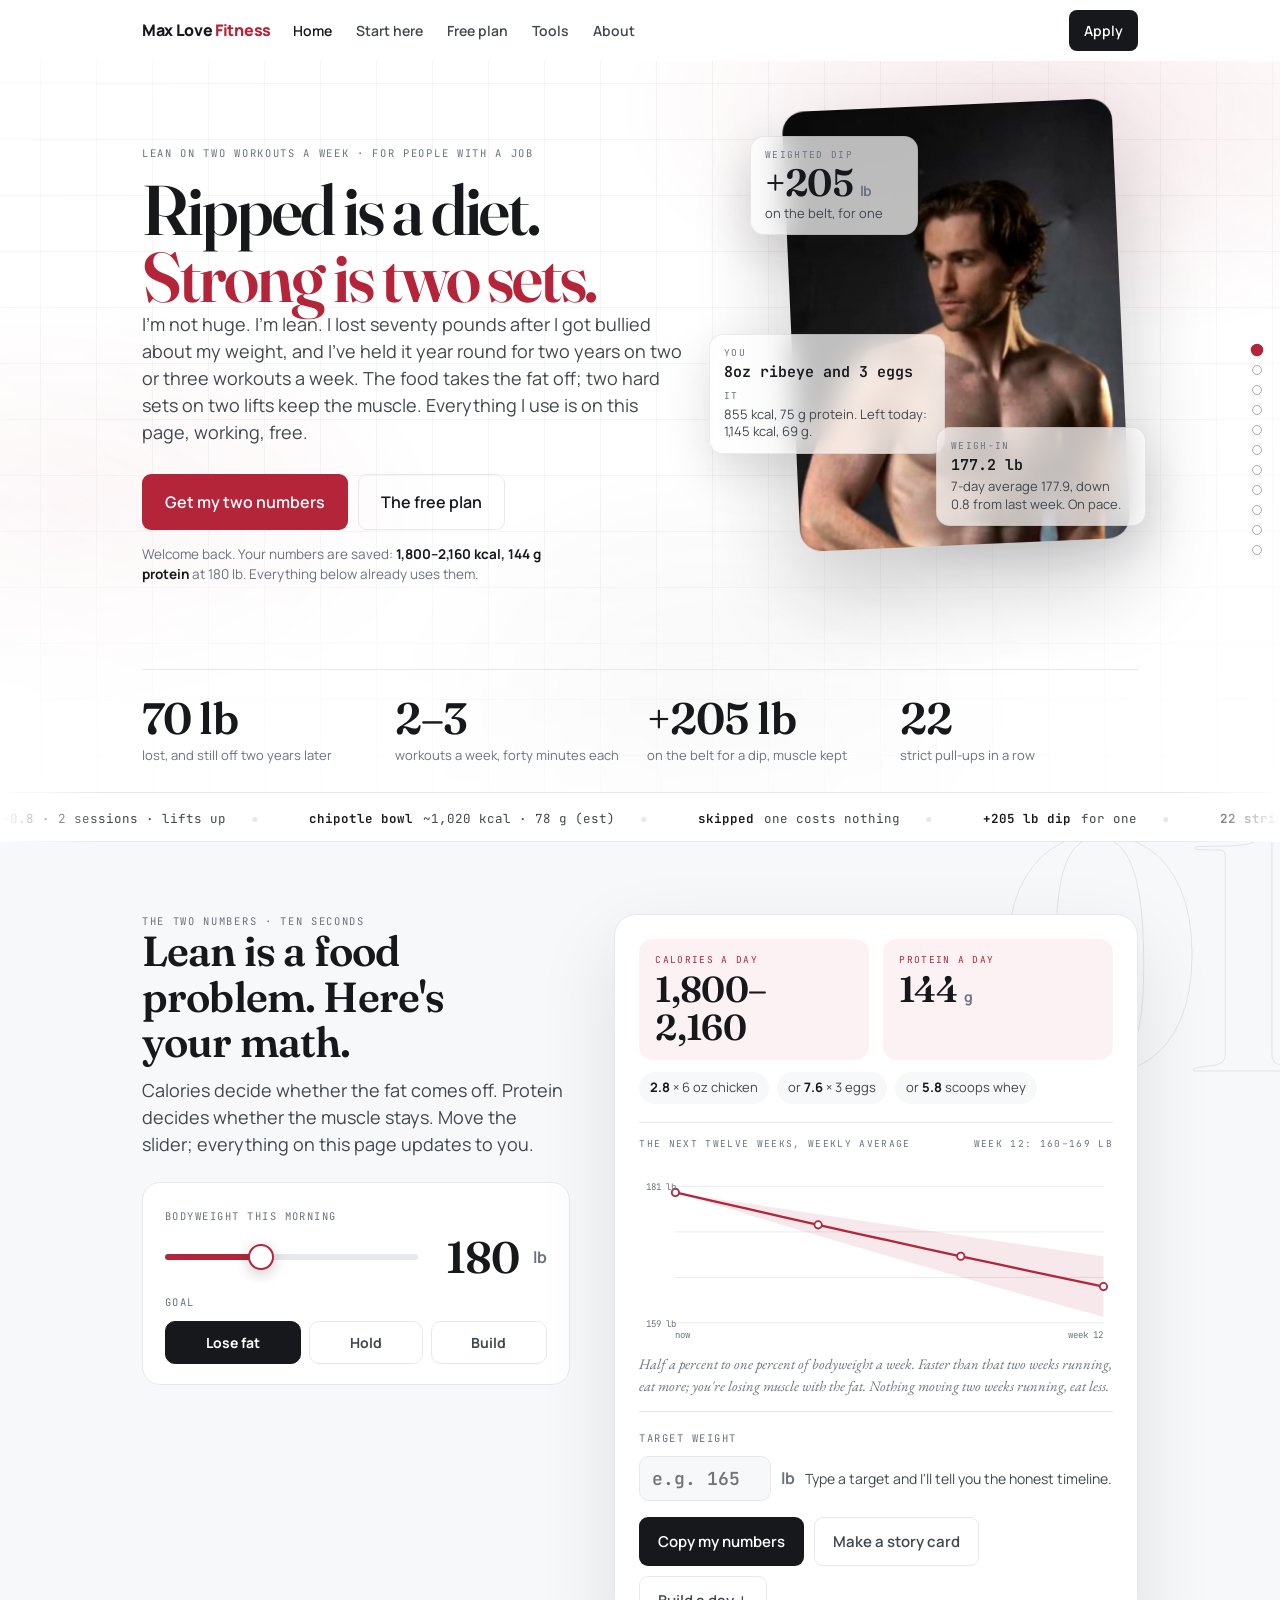
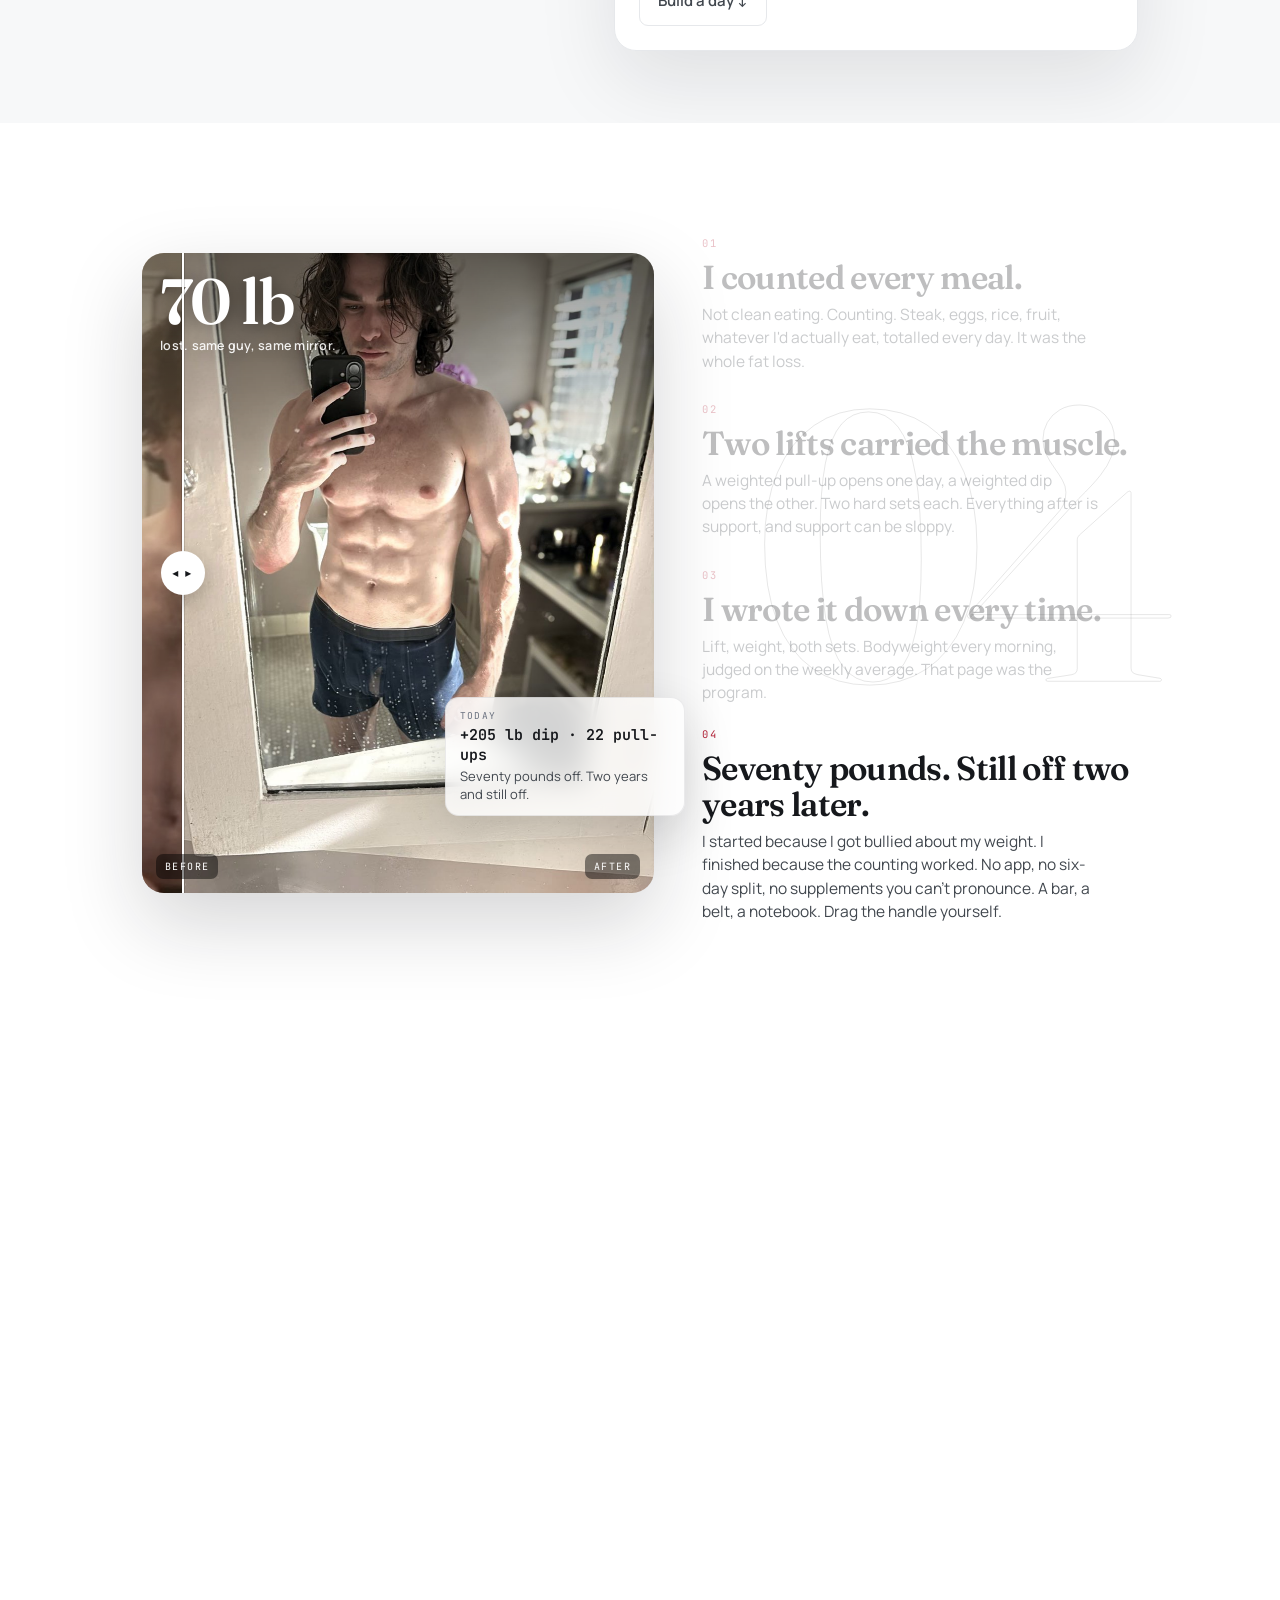
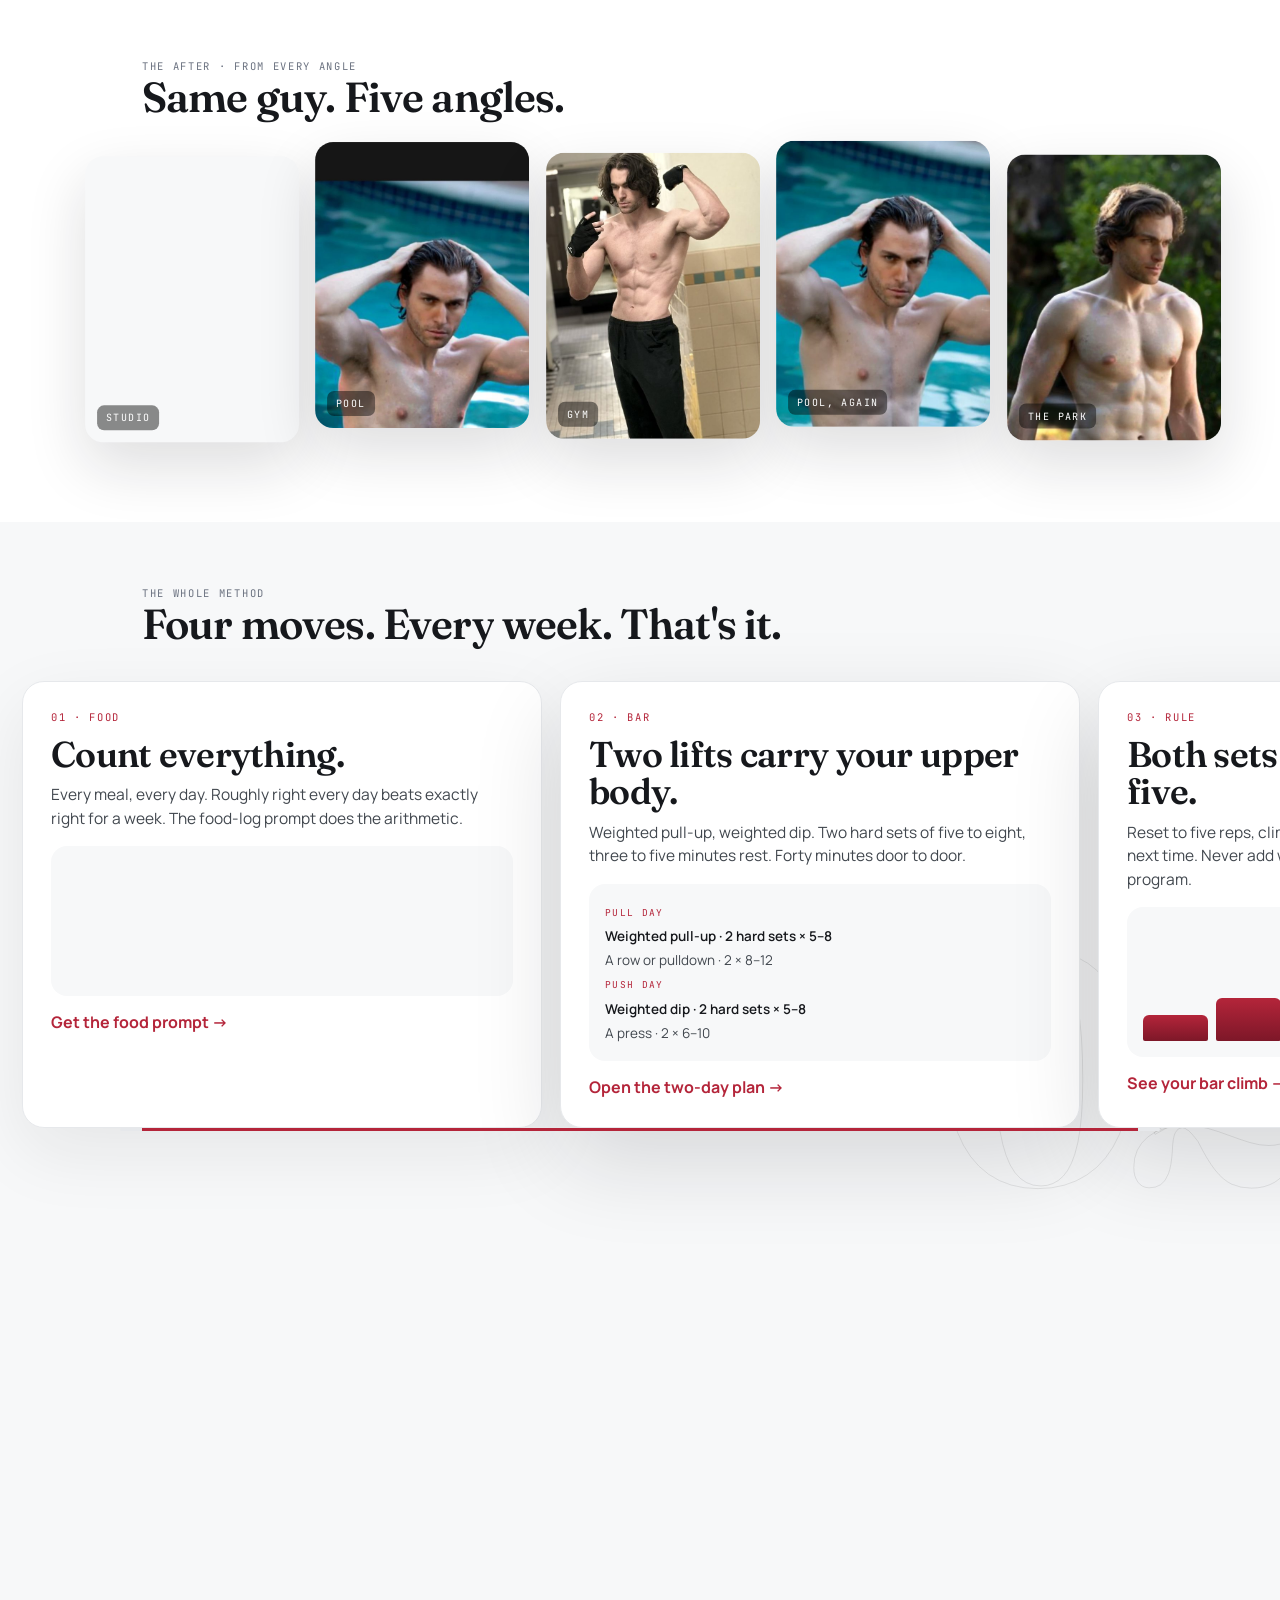
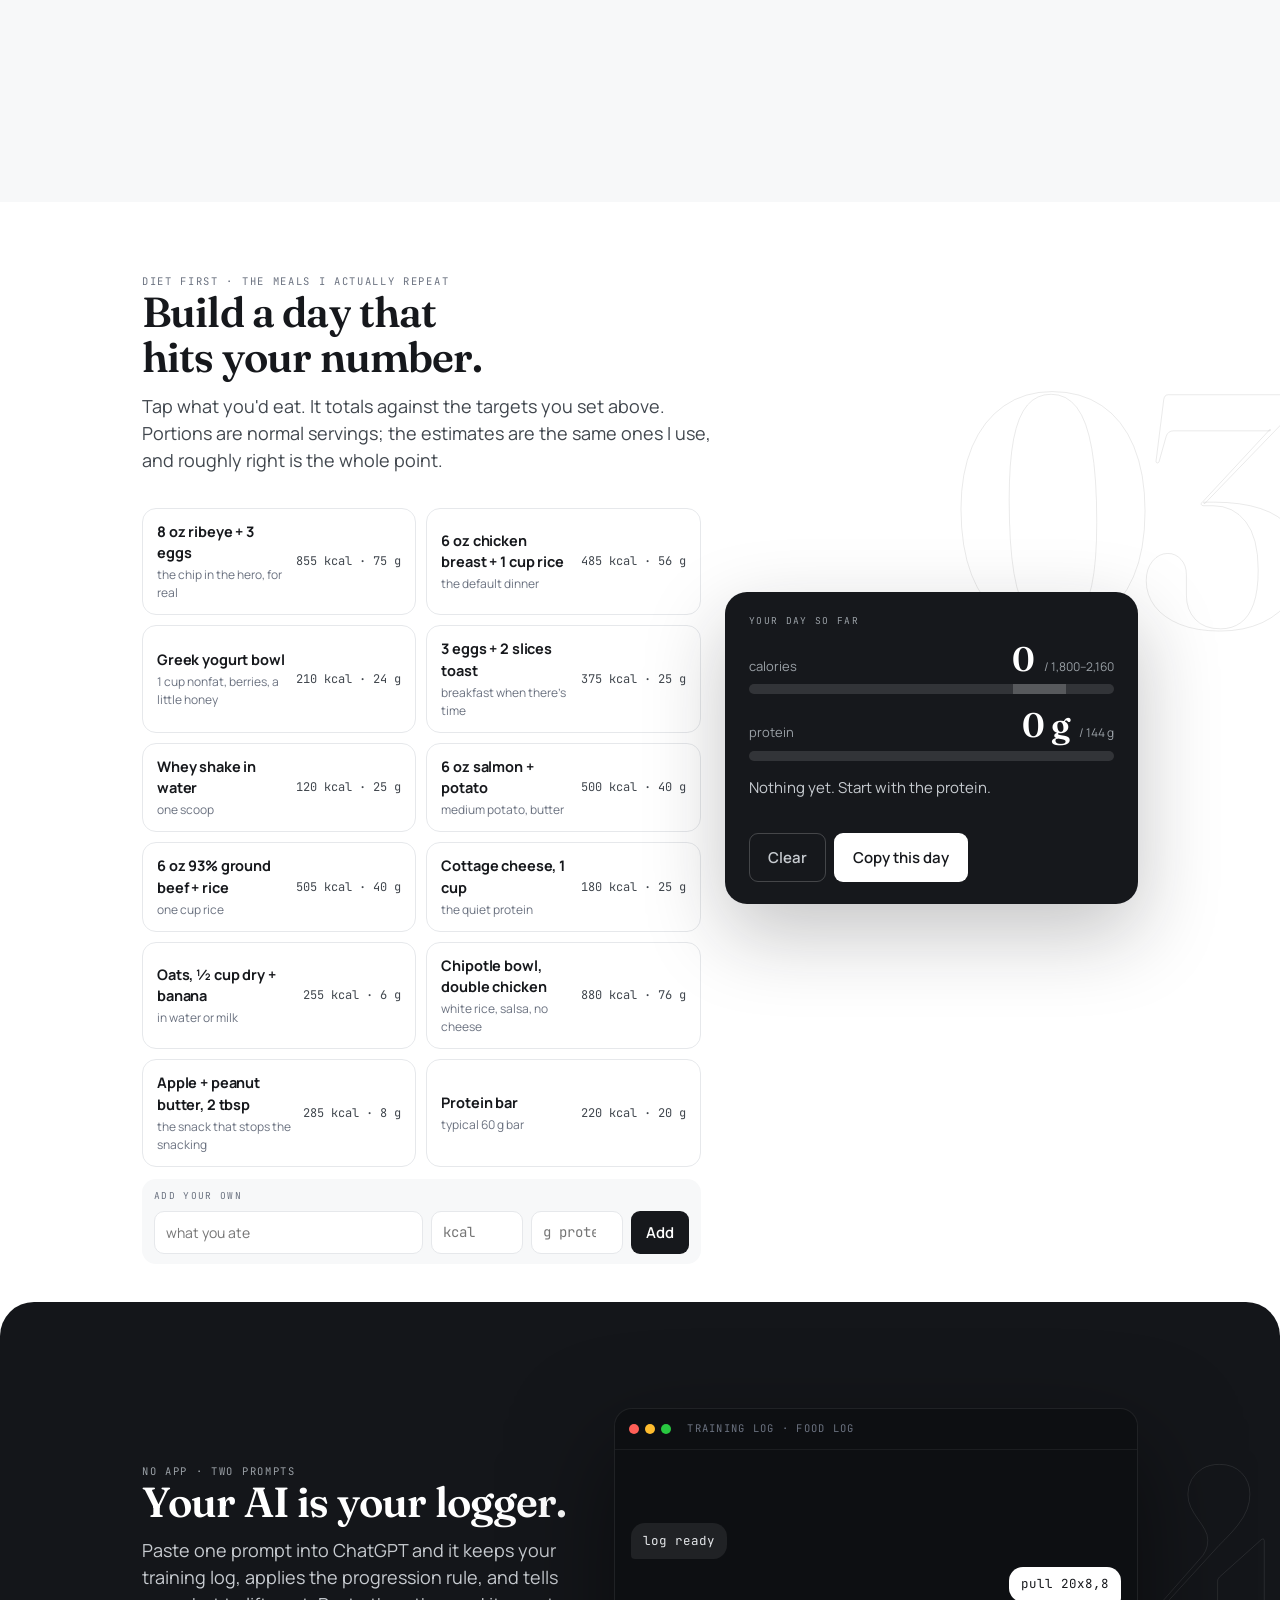
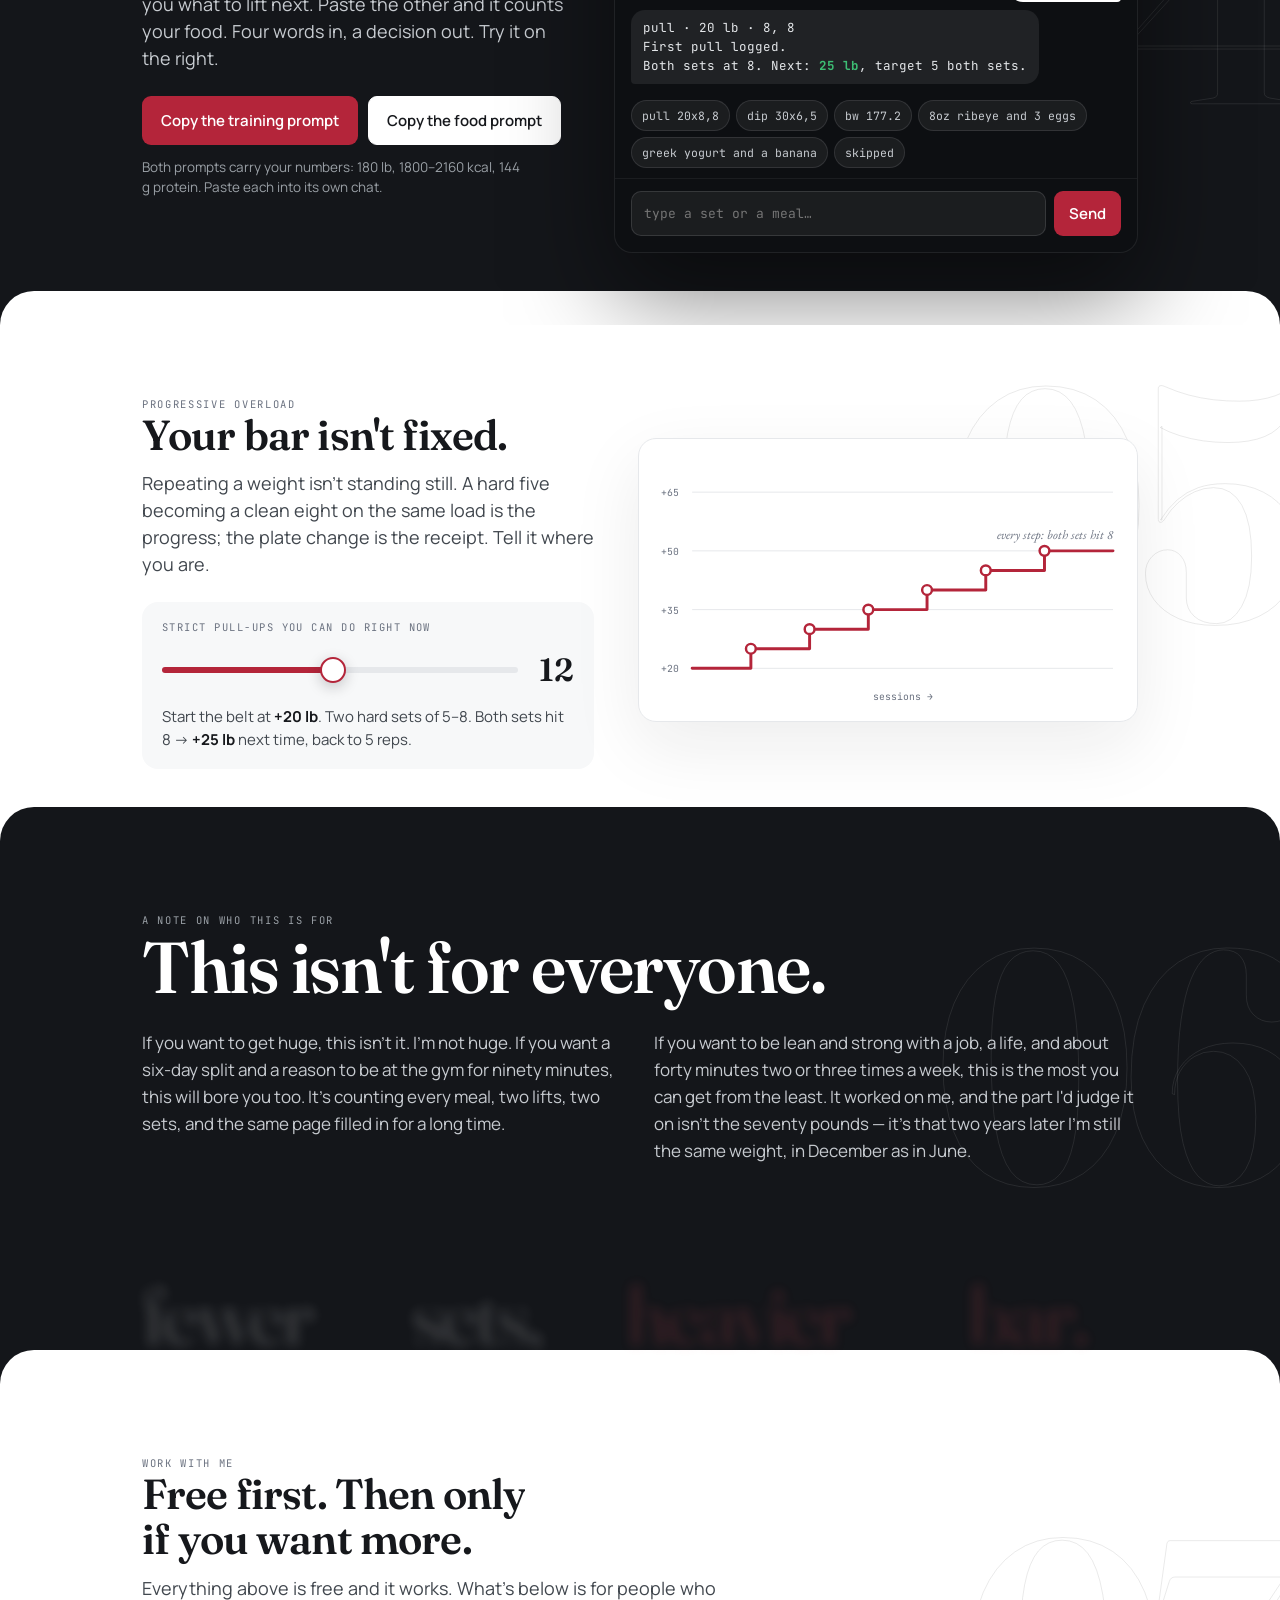
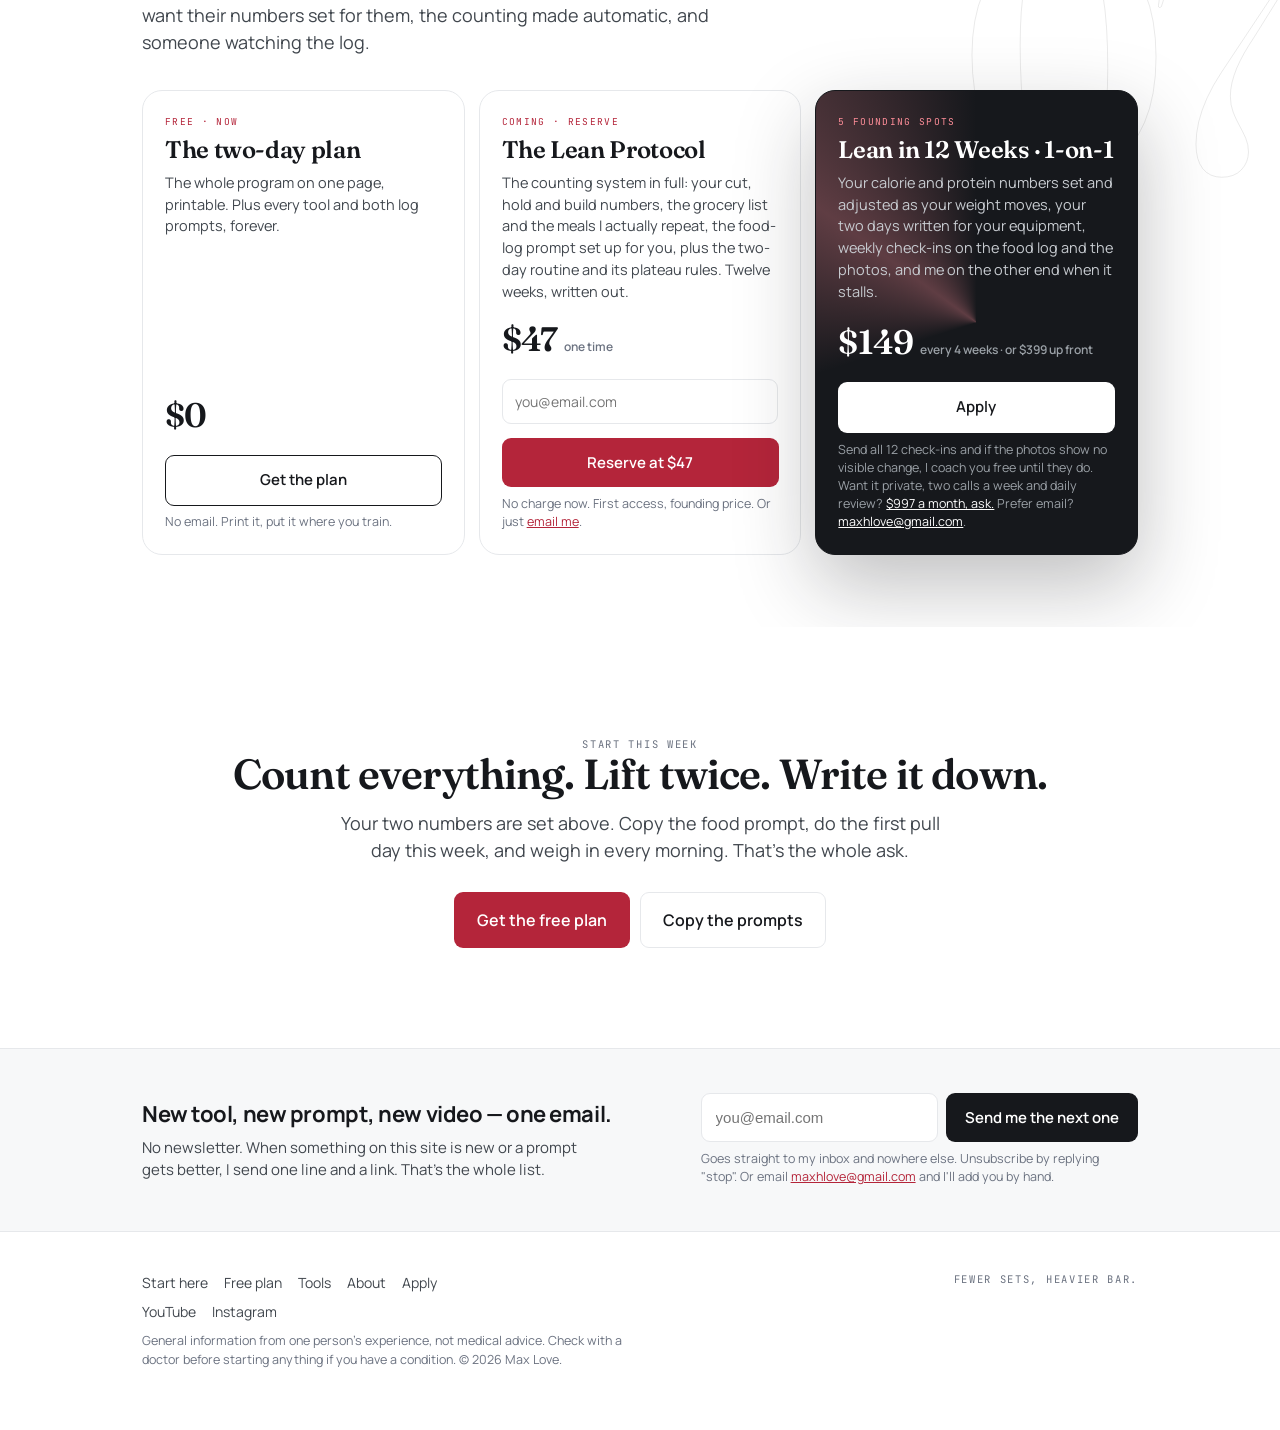
<file: index.html>
<!doctype html>
<html lang="en">
<head>
<meta charset="utf-8">
<meta name="viewport" content="width=device-width,initial-scale=1">
<title>Max Love Fitness — fewer sets, heavier bar</title>
<meta name="description" content="Seventy pounds off and still off two years later. Weighted calisthenics for people with a job: two lifts, two hard sets, two or three days a week. Free plan, free calculators, and 1-on-1 coaching.">
<link rel="canonical" href="https://maxlovefitness.com/">
<meta property="og:type" content="website"><meta property="og:site_name" content="Max Love Fitness">
<meta property="og:title" content="Max Love Fitness — fewer sets, heavier bar"><meta property="og:description" content="Seventy pounds off and still off two years later. Weighted calisthenics for people with a job: two lifts, two hard sets, two or three days a week. Free plan, free calculators, and 1-on-1 coaching."><meta property="og:url" content="https://maxlovefitness.com/">
<meta property="og:image" content="https://maxlovefitness.com/og.jpg"><meta property="og:image:width" content="1200"><meta property="og:image:height" content="630"><meta property="og:image:alt" content="Max Love, before and after: 70 lb lost, same guy, same mirror">
<meta name="twitter:card" content="summary_large_image"><meta name="twitter:image" content="https://maxlovefitness.com/og.jpg">
<link rel="icon" href="favicon.svg" type="image/svg+xml">
<link rel="apple-touch-icon" href="apple-touch-icon.jpg">
<link rel="manifest" href="site.webmanifest">
<link rel="preconnect" href="https://fonts.googleapis.com"><link rel="preconnect" href="https://fonts.gstatic.com" crossorigin>
<link rel="stylesheet" href="https://fonts.googleapis.com/css2?family=Fraunces:opsz,wght@9..144,500;9..144,600&family=Manrope:wght@400;500;600;700;800&family=EB+Garamond:ital@1&family=JetBrains+Mono:wght@400;600&display=swap">
<meta name="theme-color" content="#FFFFFF">
<link rel="stylesheet" href="site.css?v=83989c0b">
<script type="application/ld+json">{"@context":"https://schema.org","@type":"Person","name":"Max Love","url":"https://maxlovefitness.com/","image":"https://maxlovefitness.com/hero.jpg","jobTitle":"Weighted calisthenics coach","sameAs":["https://www.instagram.com/maxlovefitness/","https://www.youtube.com/@maxlovefitness"],"knowsAbout":["weighted calisthenics","progressive overload","fat loss","protein intake"]}</script>
<link rel="preload" as="image" href="hero.jpg" fetchpriority="high">
<style>/* ===== HOME v3 (2026-09-05) — white ground, serif display, scroll-driven ===== */
.sec-head{max-width:640px;margin-bottom:34px}
.btn.ghost-dark{background:transparent;color:var(--ink);border-color:var(--rule)}
.btn.ghost-dark:hover{border-color:var(--ink)}
.btn.light{background:#fff;color:var(--ink);border-color:#fff}
.btn.light:hover{background:#e9eaec}
.btn.line{background:transparent;color:var(--ink);border-color:var(--ink)}
.btn.line:hover{background:var(--ink);color:#fff}
.btn.big{padding:15px 22px;font-size:16px}
.sr{position:absolute;left:-9999px}
.k{font-family:"JetBrains Mono",monospace;font-size:9.5px;letter-spacing:.14em;text-transform:uppercase;color:var(--ink3)}
.seg{display:flex;gap:8px;flex-wrap:wrap}
.seg button{flex:1 1 auto;min-width:86px;font-family:Manrope,sans-serif;font-size:14px;font-weight:700;color:var(--ink2);background:#fff;border:1px solid var(--rule);border-radius:10px;padding:11px 12px;cursor:pointer;transition:.14s}
.seg button[aria-pressed=true]{background:var(--ink);border-color:var(--ink);color:#fff}
.seg button:focus-visible{outline:2px solid var(--red);outline-offset:2px}

/* scroll progress */
.sprog{position:fixed;left:0;top:0;height:3px;width:100%;transform-origin:0 50%;transform:scaleX(0);background:var(--red);z-index:60;pointer-events:none}

/* hero */
.hx{position:relative;padding:44px 0 26px;overflow:clip}
.hx-field{position:absolute;inset:-20% -10% auto -10%;height:120%;pointer-events:none;
  background:
    radial-gradient(42% 38% at 78% 22%, rgba(180,37,58,.10), transparent 70%),
    radial-gradient(36% 34% at 12% 68%, rgba(180,37,58,.06), transparent 70%),
    radial-gradient(30% 40% at 55% 90%, rgba(24,24,27,.05), transparent 70%),
    linear-gradient(to right, rgba(24,24,27,.045) 1px, transparent 1px),
    linear-gradient(to bottom, rgba(24,24,27,.045) 1px, transparent 1px);
  background-size:auto,auto,auto,56px 56px,56px 56px;
  -webkit-mask-image:radial-gradient(80% 70% at 50% 40%, #000 40%, transparent 100%);mask-image:radial-gradient(80% 70% at 50% 40%, #000 40%, transparent 100%);will-change:transform}
.hx-grid{display:grid;grid-template-columns:1.14fr .86fr;gap:36px;align-items:center;position:relative}
.hx-h1{font-family:"Fraunces",Georgia,serif;font-weight:600;font-size:clamp(42px,5.5vw,76px);line-height:.96;letter-spacing:-.03em;margin-top:14px;font-variation-settings:"opsz" 144}
.hx-h1 .w{display:inline-block;opacity:0;transform:translateY(26px) rotate(1.5deg);filter:blur(4px);transition:opacity .7s cubic-bezier(.2,.7,.2,1),transform .7s cubic-bezier(.2,.7,.2,1),filter .7s}
.hx-h1.in .w{opacity:1;transform:none;filter:none}
.hx-h1.in .w:nth-child(2){transition-delay:.08s}.hx-h1.in .w:nth-child(4){transition-delay:.22s}.hx-h1.in .w:nth-child(5){transition-delay:.30s}
.hx-h1 .red{color:var(--red)}
.hx-ctas{display:flex;gap:10px;flex-wrap:wrap;margin-top:28px}
.hx-note{margin-top:14px;font-size:13.5px;color:var(--ink3);max-width:52ch}
.hx-visual{position:relative;min-height:520px}
.hx-photo{position:absolute;right:4%;top:0;width:min(80%,340px);aspect-ratio:3/4;border-radius:22px;overflow:hidden;transform:rotate(-2.5deg);box-shadow:0 40px 90px rgba(24,24,27,.22),0 2px 0 rgba(255,255,255,.6) inset;will-change:transform}
.hx-photo img{width:100%;height:100%;object-fit:cover;object-position:50% 12%}
.chip{position:absolute;background:rgba(255,255,255,.72);backdrop-filter:blur(14px) saturate(1.2);-webkit-backdrop-filter:blur(14px) saturate(1.2);border:1px solid rgba(24,24,27,.08);border-radius:14px;padding:12px 14px;box-shadow:0 18px 48px rgba(24,24,27,.14);width:236px;will-change:transform;font-size:13px;line-height:1.35}
.chip .k{display:block}
.chip .k.it{margin-top:8px}
.chip b{display:block;font-family:"JetBrains Mono",monospace;font-size:15px;font-weight:600;margin-top:2px}
.chip b.big{font-family:"Fraunces",Georgia,serif;font-size:38px;font-weight:600;line-height:1;letter-spacing:-.02em}
.chip b.big small{font-size:14px;font-family:"Manrope",sans-serif;font-weight:700;color:var(--ink3)}
.chip em{display:block;font-style:normal;color:var(--ink2);margin-top:3px}
.chip.c1{left:-4%;top:44%}
.chip.c2{right:-2%;top:62%;width:210px}
.chip.c3{left:6%;top:6%;width:168px}
.hx-stats{display:grid;grid-template-columns:repeat(4,1fr);gap:14px;margin-top:44px;padding-top:26px;border-top:1px solid var(--rule)}
.hx-stats b{display:block;font-family:"Fraunces",Georgia,serif;font-weight:600;font-size:clamp(30px,3.6vw,44px);letter-spacing:-.02em;line-height:1;font-variant-numeric:tabular-nums}
.hx-stats div>span:last-child{display:block;font-size:13px;color:var(--ink3);margin-top:6px}

/* calculator */
.calc-grid{display:grid;grid-template-columns:.9fr 1.1fr;gap:44px;align-items:start}
.calc-ctl{margin-top:24px;background:#fff;border:1px solid var(--rule);border-radius:18px;padding:20px 22px;display:grid;gap:10px}
.calc-ctl label{font-family:"JetBrains Mono",monospace;font-size:10.5px;letter-spacing:.14em;text-transform:uppercase;color:var(--ink3);margin-top:6px}
.calc-row{display:flex;align-items:center;gap:14px}
.calc-row input{flex:1;accent-color:var(--red)}
.calc-row output{font-family:"Fraunces",Georgia,serif;font-size:44px;font-weight:600;min-width:3ch;text-align:right;font-variant-numeric:tabular-nums;letter-spacing:-.02em;line-height:1}
.calc-row .unit{font-weight:700;color:var(--ink3)}
.calc-out{background:#fff;border:1px solid var(--rule);border-radius:22px;padding:24px;box-shadow:0 30px 80px rgba(24,24,27,.10)}
.calc-top{display:grid;grid-template-columns:1fr 1fr;gap:14px}
.calc-top div{background:var(--red-wash);border-radius:14px;padding:14px 16px}
.calc-top .k{display:block;color:var(--red)}
.calc-top b{display:block;font-family:"Fraunces",Georgia,serif;font-weight:600;font-size:clamp(26px,3vw,36px);letter-spacing:-.02em;line-height:1.05;margin-top:4px;font-variant-numeric:tabular-nums}
.calc-top b small{font-family:"Manrope",sans-serif;font-size:14px;font-weight:700;color:var(--ink3)}
.calc-like{display:flex;gap:8px;flex-wrap:wrap;margin-top:12px}
.calc-like span{font-size:13px;color:var(--ink2);background:var(--wash);border-radius:99px;padding:6px 11px}
.calc-like span b{color:var(--ink)}
.proj{margin-top:18px;border-top:1px solid var(--rule);padding-top:14px}
.proj-head{display:flex;justify-content:space-between;gap:10px;flex-wrap:wrap}
.proj svg{width:100%;height:auto;margin-top:8px}
.proj .grid line{stroke:var(--rule);stroke-width:1}
.proj .ax{font-family:"JetBrains Mono",monospace;font-size:10px;fill:var(--ink3)}
#pjBand{fill:rgba(180,37,58,.10);stroke:none}
#pjMid{fill:none;stroke:var(--red);stroke-width:2.5;stroke-linecap:round;stroke-linejoin:round;stroke-dasharray:700;stroke-dashoffset:700;transition:stroke-dashoffset 1.8s cubic-bezier(.2,.7,.2,1)}
.calc-out.in #pjMid{stroke-dashoffset:0}
#pjDots circle{fill:#fff;stroke:var(--red);stroke-width:2}
.proj-note{font-family:"EB Garamond",Georgia,serif;font-style:italic;color:var(--ink3);font-size:14.5px;margin-top:6px}
.calc-acts{display:flex;gap:10px;flex-wrap:wrap;margin-top:16px}

/* story: pinned before/after */
.story .pin{position:relative;height:340vh}
.story-grid{position:sticky;top:0;height:100vh;display:grid;grid-template-columns:1fr 1fr;gap:48px;align-items:center}
.story-vis{position:relative}
.ba{position:relative;aspect-ratio:4/5;max-height:78vh;border-radius:22px;overflow:hidden;box-shadow:0 30px 80px rgba(24,24,27,.18);user-select:none;touch-action:pan-y;background:#eee}
.ba img{position:absolute;inset:0;width:100%;height:100%;object-fit:cover;object-position:50% 20%}
.ba-before{position:absolute;inset:0;width:50%;overflow:hidden}
.ba-before img{width:200%;max-width:none;filter:saturate(.9) contrast(.97)}
.ba-handle{position:absolute;top:0;bottom:0;left:50%;width:2px;background:#fff;box-shadow:0 0 0 1px rgba(0,0,0,.15);transform:translateX(-1px)}
.ba-handle span{position:absolute;top:50%;left:50%;width:44px;height:44px;margin:-22px 0 0 -22px;border-radius:50%;background:#fff;box-shadow:0 8px 24px rgba(0,0,0,.25);display:grid;place-items:center}
.ba-handle span::before{content:"◂ ▸";font-size:12px;letter-spacing:.2em;color:var(--ink)}
.ba-range{position:absolute;inset:0;margin:0}
.ba-range input{position:absolute;inset:0;width:100%;height:100%;opacity:0;cursor:ew-resize;margin:0}
.ba-tag{position:absolute;bottom:14px;font-family:"JetBrains Mono",monospace;font-size:10px;letter-spacing:.14em;text-transform:uppercase;color:#fff;background:rgba(0,0,0,.45);padding:5px 9px;border-radius:7px}
.ba-tag.l{left:14px}.ba-tag.r{right:14px}
.story-chip{position:absolute;right:-6%;bottom:12%;width:240px;background:rgba(255,255,255,.82);backdrop-filter:blur(14px);-webkit-backdrop-filter:blur(14px);border:1px solid rgba(24,24,27,.08);border-radius:14px;padding:12px 14px;box-shadow:0 18px 48px rgba(24,24,27,.16);font-size:13px;line-height:1.35;transition:opacity .35s,transform .35s}
.story-chip.swap{opacity:0;transform:translateY(8px)}
.story-chip .k{display:block}
.story-chip b{display:block;font-family:"JetBrains Mono",monospace;font-size:15px;font-weight:600;margin-top:2px}
.story-chip em{display:block;font-style:normal;color:var(--ink2);margin-top:3px}
.story-steps{list-style:none;display:grid;gap:22px}
.story-steps li{opacity:.28;transform:translateY(6px);transition:opacity .5s,transform .5s}
.story-steps li.on{opacity:1;transform:none}
.story-steps .eyebrow{color:var(--red)}
.story-steps b{display:block;font-family:"Fraunces",Georgia,serif;font-weight:600;font-size:clamp(24px,2.6vw,34px);letter-spacing:-.02em;margin:6px 0 8px;line-height:1.08}
.story-steps p{color:var(--ink2);font-size:15.5px;max-width:44ch}

/* method: pinned horizontal strip */
.method{background:var(--wash);overflow:clip}
.method .pin{position:relative;height:320vh}
.method .pin>*{position:sticky}
.method-head{top:0;padding-top:64px;z-index:2}
.track{top:calc(64px + 96px);display:flex;gap:18px;padding:22px 22px 0;width:max-content;will-change:transform}
.method-bar{top:calc(100vh - 44px);height:3px;background:var(--rule);border-radius:99px;overflow:hidden}
.method-bar i{display:block;height:100%;width:0;background:var(--red)}
.mcard{width:min(520px,82vw);background:#fff;border:1px solid var(--rule);border-radius:22px;padding:28px;box-shadow:0 24px 70px rgba(24,24,27,.08);display:grid;gap:10px;align-content:start}
.mcard .mk{font-family:"JetBrains Mono",monospace;font-size:10.5px;letter-spacing:.16em;text-transform:uppercase;color:var(--red)}
.mcard b{font-family:"Fraunces",Georgia,serif;font-weight:600;font-size:clamp(26px,2.8vw,36px);letter-spacing:-.02em;line-height:1.05}
.mcard p{color:var(--ink2);font-size:15.5px}
.mcard a{font-weight:700;color:var(--red);text-decoration:none;margin-top:4px}
.mui{background:var(--wash);border-radius:16px;padding:16px;margin-top:6px;min-height:150px;display:grid;align-content:center}
.ui-doc{font-size:13.5px}
.ui-doc i{display:block;font-style:normal;font-family:"JetBrains Mono",monospace;font-size:9.5px;letter-spacing:.14em;color:var(--red);margin:6px 0 4px}
.ui-doc u{display:block;text-decoration:none;color:var(--ink2);padding:2px 0}
.ui-doc i+u{color:var(--ink);font-weight:600}
.ui-calc{grid-template-columns:1fr 1fr;gap:10px}
.ui-calc div{background:#fff;border-radius:12px;padding:12px 14px;box-shadow:0 10px 30px rgba(0,0,0,.05)}
.ui-calc span{display:block;font-family:"JetBrains Mono",monospace;font-size:9.5px;letter-spacing:.14em;text-transform:uppercase;color:var(--ink3)}
.ui-calc b{display:block;font-size:20px;margin-top:2px;font-family:"Manrope",sans-serif;font-weight:800;letter-spacing:-.01em;line-height:1.2}
.ui-calc .out{background:var(--red-wash)}
.ui-calc .out b{color:var(--red)}
.ui-chat{gap:8px;font-size:13.5px}
.ui-chat .me{justify-self:end;background:var(--ink);color:#fff;border-radius:14px 14px 4px 14px;padding:8px 12px;font-family:"JetBrains Mono",monospace;font-size:12.5px}
.ui-chat .ai{justify-self:start;background:#fff;border-radius:14px 14px 14px 4px;padding:8px 12px;box-shadow:0 8px 24px rgba(0,0,0,.05);color:var(--ink2);max-width:92%}
.ui-stair{display:flex;align-items:flex-end;gap:8px;height:150px}
.ui-stair span{flex:1;height:var(--h);background:linear-gradient(180deg,var(--red),#7d1728);border-radius:6px 6px 2px 2px;transform-origin:bottom;transform:scaleY(0);transition:transform .7s cubic-bezier(.2,.7,.2,1)}
.method.on .ui-stair span{transform:none}
.method.on .ui-stair span:nth-child(2){transition-delay:.1s}.method.on .ui-stair span:nth-child(3){transition-delay:.2s}.method.on .ui-stair span:nth-child(4){transition-delay:.3s}.method.on .ui-stair span:nth-child(5){transition-delay:.4s}.method.on .ui-stair span:nth-child(6){transition-delay:.5s}

/* meals */
.meal-grid{display:grid;grid-template-columns:1.15fr .85fr;gap:24px;align-items:start}
.meal-list{display:grid;grid-template-columns:repeat(2,1fr);gap:10px}
.meal{display:grid;grid-template-columns:1fr auto;gap:8px;align-items:center;text-align:left;background:#fff;border:1px solid var(--rule);border-radius:14px;padding:12px 14px;cursor:pointer;font:inherit;color:var(--ink);transition:.16s}
.meal:hover{border-color:var(--ink3)}
.meal[aria-pressed=true]{border-color:var(--ink);background:var(--ink);color:#fff}
.meal b{display:block;font-size:14.5px;font-weight:700;letter-spacing:-.01em}
.meal small{display:block;font-size:12px;color:var(--ink3);margin-top:2px}
.meal[aria-pressed=true] small{color:#C7CBD0}
.meal .mp{font-family:"JetBrains Mono",monospace;font-size:12px;color:var(--ink2);white-space:nowrap}
.meal[aria-pressed=true] .mp{color:#fff}
.meal-tot{position:sticky;top:84px;background:var(--ink);color:#fff;border-radius:22px;padding:22px 24px;box-shadow:0 30px 80px rgba(24,24,27,.25)}
.meal-tot .k{color:#9aa0a6}
.mt-row{display:flex;align-items:baseline;gap:10px;margin-top:14px}
.mt-row span{font-size:13px;color:#9aa0a6;flex:1}
.mt-row b{font-family:"Fraunces",Georgia,serif;font-weight:600;font-size:34px;letter-spacing:-.02em;font-variant-numeric:tabular-nums;line-height:1}
.mt-row small{font-size:12px;color:#9aa0a6}
.mt-bar{position:relative;height:10px;background:rgba(255,255,255,.12);border-radius:99px;margin-top:8px;overflow:hidden}
.mt-bar i{display:block;height:100%;width:0;background:var(--red);border-radius:99px;transition:width .5s cubic-bezier(.2,.7,.2,1),background .3s}
.mt-bar i.ok{background:#3DBE74}
.mt-bar i.over{background:#E8515F}
.mt-bar em{position:absolute;top:0;bottom:0;background:rgba(255,255,255,.18);pointer-events:none}
.mt-verdict{margin-top:16px;font-size:15px;color:#C7CBD0;min-height:44px}
.mt-verdict b{color:#fff}
.mt-acts{display:flex;gap:8px;flex-wrap:wrap;margin-top:12px}
.meal-tot .btn.ghost{color:#C7CBD0;border-color:rgba(255,255,255,.2)}
.meal-tot .btn.ghost:hover{color:#fff;border-color:#fff}
.meal-tot .btn.dark{background:#fff;color:var(--ink)}
.meal-tot .btn.dark:hover{background:#e9eaec}

/* logger */
.logger-grid{display:grid;grid-template-columns:.9fr 1.1fr;gap:44px;align-items:center}
.prompt-acts{display:flex;gap:10px;flex-wrap:wrap;margin-top:24px}
.prompt-note{font-size:13.5px;color:#9aa0a6;margin-top:12px;max-width:48ch}
.demo{background:#0D0F12;border:1px solid rgba(255,255,255,.08);border-radius:18px;overflow:hidden;box-shadow:0 40px 100px rgba(0,0,0,.5)}
.demo-head{display:flex;align-items:center;gap:6px;padding:12px 14px;border-bottom:1px solid rgba(255,255,255,.06)}
.demo-head .dot{width:10px;height:10px;border-radius:50%;display:inline-block}
.demo-head .r{background:#FF5F57}.demo-head .y{background:#FEBC2E}.demo-head .g{background:#28C840}
.demo-title{margin-left:10px;font-family:"JetBrains Mono",monospace;font-size:10.5px;letter-spacing:.12em;text-transform:uppercase;color:#6B7280}
.demo-log{padding:16px;display:grid;gap:8px;min-height:250px;max-height:320px;overflow-y:auto;font-size:13.5px;align-content:end}
.demo-log .me{justify-self:end;background:#fff;color:var(--ink);border-radius:14px 14px 4px 14px;padding:8px 12px;font-family:"JetBrains Mono",monospace;font-size:12.5px;max-width:92%}
.demo-log .ai{justify-self:start;background:rgba(255,255,255,.08);color:#E4E7EA;border-radius:14px 14px 14px 4px;padding:8px 12px;max-width:92%;white-space:pre-line;font-family:"JetBrains Mono",monospace;font-size:12.5px;line-height:1.55}
.demo-log .ai b{color:#3DBE74;font-weight:700}
.demo-quick{display:flex;gap:6px;flex-wrap:wrap;padding:0 16px 10px}
.demo-quick button{font:inherit;font-family:"JetBrains Mono",monospace;font-size:11.5px;color:#C7CBD0;background:rgba(255,255,255,.06);border:1px solid rgba(255,255,255,.1);border-radius:99px;padding:6px 10px;cursor:pointer}
.demo-quick button:hover{background:rgba(255,255,255,.14);color:#fff}
.demo-in{display:flex;gap:8px;padding:12px 16px 16px;border-top:1px solid rgba(255,255,255,.06)}
.demo-in input{flex:1;min-width:0;font:inherit;font-family:"JetBrains Mono",monospace;font-size:13px;background:rgba(255,255,255,.06);border:1px solid rgba(255,255,255,.12);color:#fff;border-radius:10px;padding:11px 12px}
.demo-in input:focus{outline:2px solid var(--red);outline-offset:1px}
.demo-in .btn{padding:11px 14px}

/* progression */
.prog-grid{display:grid;grid-template-columns:.95fr 1.05fr;gap:44px;align-items:center}
.prog-in{margin-top:24px;background:var(--wash);border-radius:16px;padding:18px 20px}
.prog-in label{display:block;font-family:"JetBrains Mono",monospace;font-size:10.5px;letter-spacing:.14em;text-transform:uppercase;color:var(--ink3)}
.prog-row{display:flex;align-items:center;gap:14px;margin-top:10px}
.prog-row input{flex:1;accent-color:var(--red)}
.prog-row output{font-family:"Fraunces",Georgia,serif;font-size:32px;font-weight:600;min-width:2ch;text-align:right;font-variant-numeric:tabular-nums}
.prog-res{margin-top:12px;font-size:15px;color:var(--ink2)}
.prog-res b{color:var(--ink)}
.stair svg{width:100%;height:auto;background:#fff;border:1px solid var(--rule);border-radius:18px;padding:14px;box-shadow:0 24px 70px rgba(24,24,27,.08)}
.stair .grid line{stroke:var(--rule);stroke-width:1}
.stair .ax{font-family:"JetBrains Mono",monospace;font-size:10px;fill:var(--ink3)}
.stair .lab{font-family:"EB Garamond",Georgia,serif;font-style:italic;font-size:13px;fill:var(--ink3)}
#stairPath{fill:none;stroke:var(--red);stroke-width:3;stroke-linejoin:round;stroke-linecap:round;stroke-dasharray:1200;stroke-dashoffset:1200;transition:stroke-dashoffset 2.2s cubic-bezier(.2,.7,.2,1)}
.stair.in #stairPath{stroke-dashoffset:0}
#stairDots circle{fill:#fff;stroke:var(--red);stroke-width:2.5;opacity:0;transition:opacity .4s}
.stair.in #stairDots circle{opacity:1}

/* manifesto */
.manifesto{position:relative;overflow:clip}
.manifesto h2.sec{font-size:clamp(34px,6vw,72px)}
.mani-grid{display:grid;grid-template-columns:1fr 1fr;gap:28px;margin-top:22px}
.mani-grid p{font-size:17px;line-height:1.6;color:#C7CBD0;max-width:48ch}
.mani-line{margin-top:44px;font-family:"Fraunces",Georgia,serif;font-weight:600;font-size:clamp(40px,9vw,120px);letter-spacing:-.035em;line-height:.9;color:#fff;display:flex;flex-wrap:wrap;gap:0 .3em}
.mani-line span{display:inline-block;opacity:calc(.15 + var(--p,1) * .85);transform:translateY(calc((1 - var(--p,1)) * 40px));will-change:transform,opacity}
.mani-line span:nth-child(2){--p:var(--p2,1)}.mani-line span:nth-child(3){--p:var(--p3,1)}.mani-line span:nth-child(4){--p:var(--p4,1)}
.mani-line .red{color:#E8515F}

/* ladder */
.ladder{display:grid;grid-template-columns:repeat(3,1fr);gap:14px;align-items:stretch}
.lad{position:relative;background:#fff;border:1px solid var(--rule);border-radius:20px;padding:24px 22px 22px;display:flex;flex-direction:column;gap:8px;transition:transform .25s,box-shadow .25s}
.lad:hover{transform:translateY(-4px);box-shadow:0 24px 60px rgba(24,24,27,.10)}
.lad.hot{background:var(--ink);color:#fff;border-color:var(--ink);box-shadow:0 30px 80px rgba(24,24,27,.28)}
.lad .lk{font-family:"JetBrains Mono",monospace;font-size:9.5px;letter-spacing:.14em;text-transform:uppercase;color:var(--red)}
.lad.hot .lk{color:#FF8E99}
.lad b{font-family:"Fraunces",Georgia,serif;font-weight:600;font-size:24px;letter-spacing:-.015em;line-height:1.12}
.lad p{font-size:14.5px;color:var(--ink2);flex:1}
.lad.hot p{color:#C7CBD0}
.lad .lp{font-family:"Fraunces",Georgia,serif;font-weight:600;font-size:34px;letter-spacing:-.02em;margin-top:4px}
.lad .lp small{font-family:"Manrope",sans-serif;font-size:12px;font-weight:600;color:var(--ink3);letter-spacing:0}
.lad.hot .lp small{color:#9aa0a6}
.lad .btn{justify-content:center;margin-top:6px}
.lad.hot .btn.solid{background:#fff;color:var(--ink)}
.lad.hot .btn.solid:hover{background:#eee}
.lad .lnote{font-size:12.5px;color:var(--ink3);line-height:1.45}
.lad.hot .lnote{color:#9aa0a6}
.lad.hot .lnote a{color:#fff}
.reserve{display:grid;gap:8px;margin-top:6px}
.reserve input[type=email]{border:1px solid var(--rule);border-radius:9px;padding:11px 12px;font:inherit;font-size:14px;background:#fff}
.reserve input[type=email]:focus{outline:2px solid var(--red);outline-offset:1px}
.honey{position:absolute;left:-9999px}
.reserved-msg{margin-top:18px;padding:14px 16px;border-radius:12px;background:var(--go-wash);border:1px solid #CFE7D6;color:var(--go);font-weight:600}

/* final */
.fin{position:relative;padding:110px 0 100px;overflow:clip;text-align:center}
.fin-field{position:absolute;inset:-30% -10%;pointer-events:none;background:radial-gradient(40% 50% at 50% 60%, rgba(180,37,58,.12), transparent 70%),radial-gradient(60% 40% at 20% 20%, rgba(24,24,27,.05), transparent 70%),radial-gradient(50% 50% at 85% 30%, rgba(24,24,27,.05), transparent 70%);will-change:transform}
.fin-in{position:relative}
.fin .lede{max-width:56ch;margin-left:auto;margin-right:auto}
.fin .hx-ctas{justify-content:center}

/* toast */
.toast{position:fixed;left:50%;bottom:24px;transform:translate(-50%,20px);background:var(--ink);color:#fff;padding:12px 16px;border-radius:12px;font-size:14px;font-weight:600;opacity:0;pointer-events:none;transition:.3s;z-index:70;box-shadow:0 20px 50px rgba(0,0,0,.3)}
.toast.show{opacity:1;transform:translate(-50%,0)}

/* motion respect */
@media (prefers-reduced-motion:reduce){.hx-h1 .w{opacity:1;transform:none;filter:none;transition:none}#stairPath,#pjMid{stroke-dashoffset:0;transition:none}.story .pin,.method .pin{height:auto}.story-grid{position:static;height:auto}.method .pin>*{position:static}.track{overflow-x:auto;width:auto}.mani-line span{opacity:1;transform:none}.ui-stair span{transform:none}}

/* responsive */
@media (max-width:980px){.calc-grid,.logger-grid{grid-template-columns:1fr;gap:26px}.ladder{grid-template-columns:1fr}.lad{max-width:560px}}
@media (max-width:820px){
  .hx-grid{grid-template-columns:1fr;gap:26px}
  .hx-visual{min-height:440px;margin-top:10px}
  .hx-photo{right:auto;left:14%;width:min(70%,300px);transform:rotate(-2deg)}
  .chip{width:200px;font-size:12.5px}
  .chip.c1{left:-2%;top:56%}.chip.c2{right:-2%;top:70%;width:190px}.chip.c3{left:auto;right:0;top:4%;width:150px}
  .hx-stats{grid-template-columns:repeat(2,1fr)}
  .story .pin{height:auto}
  .story-grid{position:static;height:auto;grid-template-columns:1fr;gap:26px;padding:56px 22px}
  .ba{max-height:none;touch-action:none}
  .story-chip{right:4%;bottom:8%;width:210px}
  .story-steps li{opacity:1;transform:none}
  .method .pin{height:auto}
  .method .pin>*{position:static}
  .method-head{padding-top:52px}
  .track{width:auto;overflow-x:auto;scroll-snap-type:x mandatory;padding:18px 22px 22px;-webkit-overflow-scrolling:touch;scrollbar-width:none}
  .track::-webkit-scrollbar{display:none}
  .mcard{scroll-snap-align:start;flex:0 0 auto}
  .method-bar{display:none}
  .meal-grid{grid-template-columns:1fr}
  .meal-tot{order:-1;position:sticky;top:104px;z-index:3;padding:16px 18px}
  .mt-row b{font-size:28px}
  .mt-verdict{min-height:0}
  .prog-grid,.mani-grid{grid-template-columns:1fr;gap:26px}
}
@media (max-width:560px){.meal-list{grid-template-columns:1fr}.hx{padding-top:28px}.calc-top{grid-template-columns:1fr}}

/* ===== v4 motion layer ===== */
html.smooth{scroll-behavior:auto}
.hx-visual{perspective:1200px}
.hx-photo{transform-style:preserve-3d}
.hx-glow{position:absolute;width:520px;height:520px;left:0;top:0;margin:-260px 0 0 -260px;border-radius:50%;pointer-events:none;background:radial-gradient(circle, rgba(180,37,58,.16), rgba(180,37,58,0) 62%);opacity:0;transition:opacity .6s;will-change:transform;z-index:0}
.hx:hover .hx-glow{opacity:1}
.hx .wrap{position:relative;z-index:1}
.chip{animation:bob 6s ease-in-out infinite}
.chip.c2{animation-delay:-2s}.chip.c3{animation-delay:-4s}
@keyframes bob{0%,100%{margin-top:0}50%{margin-top:-6px}}

/* ticker */
.ticker{overflow:hidden;border-top:1px solid var(--rule);border-bottom:1px solid var(--rule);background:#fff;padding:12px 0;white-space:nowrap;-webkit-mask-image:linear-gradient(90deg,transparent,#000 8%,#000 92%,transparent);mask-image:linear-gradient(90deg,transparent,#000 8%,#000 92%,transparent)}
.tk{display:inline-flex;gap:0;will-change:transform}
.tk span{display:inline-flex;align-items:center;gap:10px;padding:0 26px;font-family:"JetBrains Mono",monospace;font-size:12.5px;color:var(--ink2)}
.tk span b{font-weight:600;color:var(--ink)}
.tk span i{font-style:normal;color:var(--red)}
.tk span::after{content:"";width:5px;height:5px;border-radius:50%;background:var(--rule);margin-left:16px}

/* dot nav */
.dotnav{position:fixed;right:18px;top:50%;transform:translateY(-50%);z-index:55;display:grid;gap:10px}
.dotnav a{position:relative;display:block;width:10px;height:10px;border-radius:50%;background:transparent;border:1.5px solid rgba(24,24,27,.35);transition:.25s}
.dotnav a::after{content:attr(data-label);position:absolute;right:20px;top:50%;transform:translate(6px,-50%);white-space:nowrap;font-family:"JetBrains Mono",monospace;font-size:10px;letter-spacing:.12em;text-transform:uppercase;color:var(--ink);background:#fff;border:1px solid var(--rule);border-radius:6px;padding:4px 8px;opacity:0;pointer-events:none;transition:.2s}
.dotnav a:hover::after{opacity:1;transform:translate(0,-50%)}
.dotnav a.on{background:var(--red);border-color:var(--red);transform:scale(1.25)}
.dotnav.dark a{border-color:rgba(255,255,255,.5)}
@media (max-width:980px){.dotnav{display:none}}

/* watermark section numbers with parallax */
section[data-num]{position:relative}
section[data-num]::before{content:attr(data-num);position:absolute;right:-1%;top:-10px;font-family:"Fraunces",Georgia,serif;font-weight:600;font-size:clamp(160px,26vw,340px);line-height:1;letter-spacing:-.05em;color:transparent;-webkit-text-stroke:1px rgba(24,24,27,.09);pointer-events:none;transform:translateY(calc(var(--wy,0) * 1px));will-change:transform;z-index:0}
section.dark[data-num]::before{-webkit-text-stroke:1px rgba(255,255,255,.09)}
section[data-num]>.wrap{position:relative;z-index:1}
.method.on::before{z-index:0}

/* split headlines */
h2.sec[data-split]{margin-bottom:12px}
h2.sec .sw{display:inline-block;overflow:hidden;vertical-align:bottom;padding-bottom:.08em;margin-bottom:-.08em}
h2.sec .sw i{display:inline-block;font-style:normal;transform:translateY(110%) rotate(2deg);transition:transform .7s cubic-bezier(.2,.7,.2,1)}
h2.sec.in .sw i{transform:none}

/* calculator: number bump */
@keyframes bump{0%{transform:scale(1)}40%{transform:scale(1.08)}100%{transform:scale(1)}}
.bump{animation:bump .35s cubic-bezier(.2,.7,.2,1)}
.calc-top b{display:inline-block}

/* story extras */
.story-grid{position:sticky}
.story-num{position:absolute;right:0;top:50%;transform:translateY(-58%);font-family:"Fraunces",Georgia,serif;font-weight:600;font-size:clamp(200px,30vw,420px);line-height:1;letter-spacing:-.06em;color:transparent;-webkit-text-stroke:1px rgba(24,24,27,.10);pointer-events:none;z-index:0;transition:opacity .35s,transform .35s}
.story-num.swap{opacity:0;transform:translateY(-50%)}
.story-steps{position:relative;z-index:1}
.ba-after{transform-origin:50% 30%;will-change:transform}
.story-chip.pop{animation:pop .5s cubic-bezier(.2,.9,.2,1.2)}
@keyframes pop{0%{transform:translateY(14px) scale(.92);opacity:0}100%{transform:none;opacity:1}}

/* method: cards come alive as they pass centre */
.mcard{transition:transform .5s cubic-bezier(.2,.7,.2,1),box-shadow .5s}
.mcard.live{box-shadow:0 34px 90px rgba(24,24,27,.14)}
.mcard .ui-chat .me,.mcard .ui-chat .ai{opacity:0;transform:translateY(8px) scale(.96);transition:opacity .4s,transform .4s}
.mcard.live .ui-chat .me{opacity:1;transform:none}
.mcard.live .ui-chat .ai{opacity:1;transform:none;transition-delay:.35s}
.mcard .ui-doc u{opacity:0;transform:translateX(-8px);transition:opacity .35s,transform .35s}
.mcard.live .ui-doc u{opacity:1;transform:none}
.mcard.live .ui-doc u:nth-of-type(2){transition-delay:.08s}.mcard.live .ui-doc u:nth-of-type(3){transition-delay:.16s}.mcard.live .ui-doc u:nth-of-type(4){transition-delay:.24s}
.mcard .ui-stair span{transform:scaleY(0)}
.mcard.live .ui-stair span{transform:none}
.mcard .ui-calc div{opacity:0;transform:translateY(8px);transition:opacity .35s,transform .35s}
.mcard.live .ui-calc div{opacity:1;transform:none}
.mcard.live .ui-calc div:nth-child(2){transition-delay:.08s}.mcard.live .ui-calc div:nth-child(3){transition-delay:.16s}.mcard.live .ui-calc div:nth-child(4){transition-delay:.24s}
@media (max-width:820px){.mcard .ui-chat .me,.mcard .ui-chat .ai,.mcard .ui-doc u,.mcard .ui-calc div{opacity:1;transform:none}.mcard .ui-stair span{transform:none}}

/* meals: fly-in + done state */
.fly{position:fixed;z-index:80;pointer-events:none;background:var(--ink);color:#fff;font-family:"JetBrains Mono",monospace;font-size:12px;padding:6px 10px;border-radius:99px;box-shadow:0 10px 30px rgba(0,0,0,.25)}
.meal-tot.done{box-shadow:0 30px 80px rgba(27,127,75,.35);outline:2px solid #3DBE74;outline-offset:2px}
.meal-tot.done .k{color:#3DBE74}
.meal[aria-pressed=true]{transform:scale(.985)}

/* logger: typing dots + typewriter */
.demo-log .ai.typing{min-width:56px}
.demo-log .ai.typing i{display:inline-block;width:6px;height:6px;border-radius:50%;background:#9aa0a6;margin-right:4px;animation:dot 1s infinite}
.demo-log .ai.typing i:nth-child(2){animation-delay:.15s}.demo-log .ai.typing i:nth-child(3){animation-delay:.3s}
@keyframes dot{0%,80%,100%{opacity:.3;transform:translateY(0)}40%{opacity:1;transform:translateY(-3px)}}
.demo-log .me{animation:pop .3s cubic-bezier(.2,.9,.2,1.2)}

/* stair: scrubbed by scroll */
#stairPath{transition:none}
#stairDots circle{transition:opacity .25s,r .25s}

/* manifesto: scale + blur + glow */
.mani-line span{transform:translateY(calc((1 - var(--p,1)) * 40px)) scale(calc(.72 + var(--p,1) * .28));filter:blur(calc((1 - var(--p,1)) * 8px));transform-origin:left bottom}
.mani-glow{position:absolute;left:50%;top:60%;width:70vw;height:70vw;max-width:900px;max-height:900px;margin:-35vw 0 0 -35vw;border-radius:50%;background:radial-gradient(circle, rgba(232,81,95,.18), rgba(232,81,95,0) 60%);pointer-events:none;will-change:transform}
.manifesto .wrap{position:relative;z-index:1}

/* ladder: staggered rise + shimmer on the hot card */
.lad.rv{transform:translateY(34px) rotate(.6deg)}
.lad.rv.in{transform:none}
.lad.hot{position:relative;overflow:hidden}
.lad.hot::before{content:"";position:absolute;inset:-40%;background:conic-gradient(from 0deg, transparent 0 70%, rgba(255,142,153,.35) 85%, transparent 100%);animation:spin 7s linear infinite;pointer-events:none;opacity:.9}
.lad.hot::after{content:"";position:absolute;inset:1px;border-radius:19px;background:var(--ink);pointer-events:none}
.lad.hot>*{position:relative;z-index:1}
@keyframes spin{to{transform:rotate(360deg)}}

/* magnetic buttons */
.btn.mag{transition:transform .18s cubic-bezier(.2,.7,.2,1),background .14s,border-color .14s,color .14s;will-change:transform}

@media (prefers-reduced-motion:reduce){.chip{animation:none}.lad.hot::before{animation:none}.hx-glow{display:none}.mani-line span{filter:none;transform:none}.tk{transform:none!important}h2.sec .sw i{transform:none}.mcard .ui-chat .me,.mcard .ui-chat .ai,.mcard .ui-doc u,.mcard .ui-calc div{opacity:1;transform:none}.mcard .ui-stair span{transform:none}}
section[data-num]{overflow:clip}
.story .pin{overflow:clip}

/* ===== v5: transformation showcase ===== */
.story-grid{grid-template-columns:1.08fr .92fr}
.ba{max-height:84vh}
.ba-pane{position:absolute;inset:0;overflow:hidden}
.ba-before-pane{width:50%;z-index:1}
.ba .ba-pane img{position:absolute;inset:0;width:100%;height:100%;max-width:none;object-fit:cover;object-position:50% 14%;filter:none}
.ba .ba-before-pane img{filter:saturate(.78) brightness(.9) contrast(.96)}
.ba .ba-after-pane img{transform-origin:50% 30%;will-change:transform}
.ba-scrim{position:absolute;inset:0;z-index:2;pointer-events:none;background:linear-gradient(180deg,rgba(0,0,0,.42),rgba(0,0,0,0) 34%)}
.ba-lost{position:absolute;left:18px;top:16px;z-index:3;color:#fff;pointer-events:none;text-shadow:0 2px 18px rgba(0,0,0,.45)}
.ba-lost b{display:block;font-family:"Fraunces",Georgia,serif;font-weight:600;font-size:clamp(44px,5vw,72px);line-height:1;letter-spacing:-.03em;font-variant-numeric:tabular-nums}
.ba-lost>span{display:block;font-size:12.5px;font-weight:600;letter-spacing:.02em;margin-top:4px;opacity:.9}
.ba-handle{z-index:3}.ba-range{z-index:4}.ba-tag{z-index:3}
.ba-handle span::before{content:"◂ ▸"}

/* gallery */
.gal-band{padding:76px 0 88px;overflow:clip;background:#fff}
.gal-head{margin-bottom:28px}
.gal{display:flex;gap:16px;padding:0 22px;transform:translate3d(calc((var(--gp,.5) - .5) * -180px),0,0);will-change:transform}
.gal figure{flex:1 1 0;min-width:0;position:relative;border-radius:18px;overflow:hidden;aspect-ratio:3/4;transform:translateY(calc((var(--gp,.5) - .5) * var(--k,0) * 1px));box-shadow:0 24px 60px rgba(24,24,27,.14);background:var(--wash);will-change:transform}
.gal figure img{width:100%;height:100%;object-fit:cover;object-position:50% 12%;transition:transform .7s cubic-bezier(.2,.7,.2,1)}
.gal figure:hover img{transform:scale(1.06)}
.gal figcaption{position:absolute;left:12px;bottom:12px;font-family:"JetBrains Mono",monospace;font-size:10px;letter-spacing:.14em;text-transform:uppercase;color:#fff;background:rgba(0,0,0,.45);padding:5px 9px;border-radius:7px}
@media (max-width:820px){.gal{display:grid;grid-template-columns:repeat(2,1fr);gap:10px;transform:none}.gal figure{transform:none;aspect-ratio:4/5}.gal figure:nth-child(5){grid-column:1/-1;aspect-ratio:4/3}.gal figure:nth-child(5) img{object-position:50% 20%}.ba-lost b{font-size:40px}}
@media (prefers-reduced-motion:reduce){.gal,.gal figure{transform:none}}

@media (max-width:820px){.story-grid{grid-template-columns:1fr}.ba{max-height:none}}
.gal{padding:0 72px;transform:translate3d(calc((var(--gp,.5) - .5) * -110px),0,0)}
@media (max-width:820px){.gal{padding:0 22px;transform:none}}
.story-chip{z-index:6}

/* ===== v6 quality of life ===== */
.mbar{position:fixed;left:12px;right:12px;bottom:12px;z-index:58;display:none;gap:8px;padding:8px;background:rgba(255,255,255,.92);backdrop-filter:blur(14px);-webkit-backdrop-filter:blur(14px);border:1px solid var(--rule);border-radius:16px;box-shadow:0 18px 50px rgba(24,24,27,.22);transform:translateY(130%);transition:transform .35s cubic-bezier(.2,.7,.2,1)}
.mbar .btn{flex:1;padding:13px 10px;font-size:15px}
.mbar.show{transform:none}
@media (max-width:820px){.mbar{display:flex}.lad{width:100%;margin:0 auto}.ladder{justify-items:center}}
.tdots{display:none;justify-content:center;gap:8px;padding:6px 0 22px}
.tdots i{width:7px;height:7px;border-radius:50%;background:var(--rule);transition:.25s}
.tdots i.on{background:var(--red);transform:scale(1.3)}
@media (max-width:820px){.tdots{display:flex}}

/* ===== v7 ===== */
.cue{display:none;width:34px;height:52px;border:1.5px solid rgba(24,24,27,.25);border-radius:20px;margin:18px auto 0;position:relative}
.cue span{position:absolute;left:50%;top:9px;width:5px;height:9px;margin-left:-2.5px;border-radius:3px;background:var(--red);animation:cue 1.6s ease-in-out infinite}
@keyframes cue{0%{transform:translateY(0);opacity:1}70%{transform:translateY(18px);opacity:0}100%{transform:translateY(0);opacity:0}}
@media (max-width:820px){.cue{display:block}}
.mbar{bottom:calc(12px + env(safe-area-inset-bottom,0px))}
#pjHover{transition:opacity .2s;pointer-events:none}
#pjHL{stroke:var(--ink3);stroke-width:1;stroke-dasharray:3 3}
#pjHC{fill:var(--red);stroke:#fff;stroke-width:2}
#pjHB{fill:var(--ink)}
#pjHT{font-family:"JetBrains Mono",monospace;font-size:11px;fill:#fff}
#pj{touch-action:pan-y}

/* ===== v8: target timeline + story card ===== */
.target{margin-top:14px;border-top:1px solid var(--rule);padding-top:12px}
.target label{font-family:"JetBrains Mono",monospace;font-size:10.5px;letter-spacing:.14em;text-transform:uppercase;color:var(--ink3)}
.target-row{display:flex;align-items:center;gap:10px;margin-top:8px;flex-wrap:wrap}
.target-row input{width:110px;font-family:"JetBrains Mono",monospace;font-size:18px;font-weight:600;color:var(--ink);background:var(--wash);border:1px solid var(--rule);border-radius:10px;padding:10px 12px}
.target-row input:focus{outline:2px solid var(--red);outline-offset:1px;background:#fff}
.target-row .unit{font-weight:700;color:var(--ink3)}
.target-row output{flex:1 1 220px;font-size:14px;color:var(--ink2)}
.target-row output b{color:var(--ink)}
.target-row input{width:132px}

/* ===== v9: custom meals + lightbox ===== */
.meal-add{display:grid;grid-template-columns:1fr 92px 92px auto;gap:8px;align-items:center;margin-top:12px;background:var(--wash);border-radius:14px;padding:10px 12px}
.meal-add .k{grid-column:1/-1}
.meal-add input{min-width:0;font:inherit;font-size:14px;padding:10px 11px;border:1px solid var(--rule);border-radius:10px;background:#fff}
.meal-add input[type=number]{font-family:"JetBrains Mono",monospace}
.meal-add input:focus{outline:2px solid var(--red);outline-offset:1px}
.meal-add .btn{padding:10px 14px}
.meal.custom small{color:var(--red)}
.meal.custom[aria-pressed=true] small{color:#FF8E99}
@media (max-width:560px){.meal-add{grid-template-columns:1fr 1fr}.meal-add input[type=text]{grid-column:1/-1}}
.gal figure{cursor:zoom-in}
.lb{border:0;padding:0;background:transparent;max-width:none;max-height:none;width:100vw;height:100vh;height:100dvh}
.lb::backdrop{background:rgba(10,10,12,.92);backdrop-filter:blur(6px)}
.lb img{position:absolute;inset:0;margin:auto;max-width:min(94vw,900px);max-height:86vh;border-radius:14px;box-shadow:0 40px 100px rgba(0,0,0,.6);animation:lbin .3s cubic-bezier(.2,.7,.2,1)}
@keyframes lbin{from{opacity:0;transform:scale(.96)}to{opacity:1;transform:none}}
.lb button{position:absolute;z-index:2;color:#fff;background:rgba(255,255,255,.1);border:1px solid rgba(255,255,255,.18);border-radius:50%;width:46px;height:46px;font:400 26px/1 Manrope,sans-serif;cursor:pointer;display:grid;place-items:center}
.lb button:hover{background:rgba(255,255,255,.22)}
.lb-x{top:16px;right:16px}.lb-p{left:14px;top:50%;margin-top:-23px}.lb-n{right:14px;top:50%;margin-top:-23px}
.lb-cap{position:absolute;left:0;right:0;bottom:22px;text-align:center;color:#C7CBD0;font-family:"JetBrains Mono",monospace;font-size:11px;letter-spacing:.14em;text-transform:uppercase}

/* ===== v10: pointer spotlight on cards ===== */
.spot{position:relative}
.spot::after{content:"";position:absolute;inset:0;border-radius:inherit;pointer-events:none;opacity:0;transition:opacity .35s;background:radial-gradient(240px circle at var(--mx,50%) var(--my,50%), rgba(180,37,58,.13), transparent 60%)}
.spot:hover::after{opacity:1}
.lad.hot.spot::after{background:radial-gradient(240px circle at var(--mx,50%) var(--my,50%), rgba(255,142,153,.16), transparent 60%);z-index:1}
@media (hover:none){.spot::after{display:none}}

/* ===== v11: entrance, curves, micro-interactions ===== */
@keyframes hxin{from{opacity:0;scale:.9;translate:0 18px}to{opacity:1;scale:1;translate:0 0}}
html.js .hx-photo{animation:hxin .9s cubic-bezier(.2,.7,.2,1) .05s both}
html.js .chip{animation:hxin .7s cubic-bezier(.2,.7,.2,1) both, bob 6s ease-in-out 1s infinite}
html.js .chip.c3{animation-delay:.45s,1s}html.js .chip.c1{animation-delay:.6s,1s}html.js .chip.c2{animation-delay:.75s,1s}
html.js .hx-field{animation:fieldin 1.2s ease-out both}
@keyframes fieldin{from{opacity:0}to{opacity:1}}
.band.dark{position:relative;border-radius:34px 34px 0 0;margin-top:-34px;padding-top:calc(72px + 34px)}
.band.dark+.band{border-radius:34px 34px 0 0;margin-top:-34px;position:relative;background:#fff;padding-top:calc(72px + 34px)}
.band.dark+.band.wash{background:var(--wash)}
@media (max-width:820px){.band.dark,.band.dark+.band{border-radius:22px 22px 0 0;margin-top:-22px;padding-top:calc(52px + 22px)}}
.ticker:hover .tk{animation-play-state:paused}
.btn:active,.meal:active,.seg button:active{transform:scale(.97)}
.btn.mag:active{transform:scale(.97)!important}
@keyframes mealpop{0%{scale:1}40%{scale:1.04}100%{scale:1}}
.meal[aria-pressed=true]{animation:mealpop .3s cubic-bezier(.2,.7,.2,1)}
@media (prefers-reduced-motion:reduce){html.js .hx-photo,html.js .chip,html.js .hx-field{animation:none}.meal[aria-pressed=true]{animation:none}}
.prompt-note a{color:#fff;font-weight:700}
.hx-note b{color:var(--ink)}
</style>
</head>
<body>
<a class="skip" href="#content">Skip to content</a>
<header class="hdr"><div class="wrap">
  <a class="brand" href="index.html">Max Love <span>Fitness</span></a>
  <nav class="nav" aria-label="Site"><a href="index.html" class="on">Home</a><a href="start.html">Start here</a><a href="plan.html">Free plan</a><a href="tools.html">Tools</a><a href="about.html">About</a></nav>
  <a class="btn dark" href="apply.html">Apply</a>
</div></header>
<div id="content"><div class="sprog" id="sprog" aria-hidden="true"></div>
<nav class="dotnav" id="dotnav" aria-label="Sections"></nav>

<!-- HERO: three layers — field (back), photo card (mid), log chips (front) -->
<section class="hx" id="top" data-nav="Top">
  <div class="hx-glow" id="hxGlow" aria-hidden="true"></div>
  <div class="hx-field" data-speed="0.18" aria-hidden="true"></div>
  <div class="wrap hx-grid">
    <div class="hx-copy">
      <div class="eyebrow rv">lean on two workouts a week · for people with a job</div>
      <h1 class="hx-h1" id="hxTitle"><span class="w">Ripped</span> <span class="w">is</span> <span class="w">a</span> <span class="w">diet.</span><br><span class="w red">Strong</span> <span class="w red">is</span> <span class="w red">two</span> <span class="w red">sets.</span></h1>
      <p class="lede rv d2">I'm not huge. I'm lean. I lost seventy pounds after I got bullied about my weight, and I've held it year round for two years on two or three workouts a week. The food takes the fat off; two hard sets on two lifts keep the muscle. Everything I use is on this page, working, free.</p>
      <div class="hx-ctas rv d3">
        <a class="btn solid big" href="#numbers">Get my two numbers</a>
        <a class="btn ghost-dark big" href="plan.html">The free plan</a>
      </div>
      <p class="hx-note rv d3">No account, no email. Your calorie and protein targets in ten seconds, a meal builder that hits them, and the prompts that turn ChatGPT into your log.</p>
      <a class="cue rv d3" href="#numbers" aria-label="Scroll to your numbers"><span></span></a>
    </div>
    <div class="hx-visual">
      <figure class="hx-photo" data-speed="0.06"><img src="hero.jpg" srcset="sm/hero.jpg 600w, hero.jpg 940w" sizes="(max-width:820px) 70vw, 340px" alt="Max Love" width="940" height="1800" fetchpriority="high"></figure>
      <div class="chip c1" data-depth="26" data-speed="-0.10"><span class="k">you</span><b>8oz ribeye and 3 eggs</b><span class="k it">it</span><em>855 kcal, 75 g protein. Left today: 1,145 kcal, 69 g.</em></div>
      <div class="chip c2" data-depth="14" data-speed="0.14"><span class="k">weigh-in</span><b>177.2 lb</b><em>7-day average 177.9, down 0.8 from last week. On pace.</em></div>
      <div class="chip c3" data-depth="38" data-speed="-0.04"><span class="k">weighted dip</span><b class="big">+205 <small>lb</small></b><em>on the belt, for one</em></div>
    </div>
  </div>
  <div class="wrap">
    <div class="hx-stats rv">
      <div><b><span data-count="70">0</span> lb</b><span>lost, and still off two years later</span></div>
      <div><b><span data-count="2">0</span>–3</b><span>workouts a week, forty minutes each</span></div>
      <div><b><span data-count="205" data-pre="+">0</span> lb</b><span>on the belt for a dip, muscle kept</span></div>
      <div><b><span data-count="22">0</span></b><span>strict pull-ups in a row</span></div>
    </div>
  </div>
</section>

<!-- TICKER: the log, moving with your scroll -->
<div class="ticker" aria-hidden="true"><div class="tk" id="tk"></div></div>

<!-- NUMBERS: live calculator + twelve-week projection -->
<section class="band wash calc" id="numbers" data-nav="Your numbers" data-num="01"><div class="wrap calc-grid">
  <div class="calc-in">
    <div class="eyebrow rv">the two numbers · ten seconds</div>
    <h2 class="sec" data-split>Lean is a food problem. Here's your math.</h2>
    <p class="lede rv d2">Calories decide whether the fat comes off. Protein decides whether the muscle stays. Move the slider; everything on this page updates to you.</p>
    <div class="calc-ctl rv d3">
      <label for="cBw">Bodyweight this morning</label>
      <div class="calc-row"><input type="range" id="cBw" min="100" max="320" value="180" step="1"><output id="cBwOut">180</output><span class="unit">lb</span></div>
      <label>Goal</label>
      <div class="seg" id="cGoal" role="group" aria-label="Goal"><button data-v="cut" aria-pressed="true">Lose fat</button><button data-v="hold" aria-pressed="false">Hold</button><button data-v="gain" aria-pressed="false">Build</button></div>
    </div>
  </div>
  <div class="calc-out rv d1">
    <div class="calc-top">
      <div><span class="k">calories a day</span><b id="cCal">1,800–2,160</b></div>
      <div><span class="k">protein a day</span><b id="cPro">144 <small>g</small></b></div>
    </div>
    <div class="calc-like" id="cLike"></div>
    <div class="proj">
      <div class="proj-head"><span class="k">the next twelve weeks, weekly average</span><span class="k" id="pjEnd"></span></div>
      <svg viewBox="0 0 520 200" id="pj" aria-label="Projected weekly average bodyweight over twelve weeks">
        <g class="grid"><line x1="40" x2="510" y1="30" y2="30"/><line x1="40" x2="510" y1="80" y2="80"/><line x1="40" x2="510" y1="130" y2="130"/><line x1="40" x2="510" y1="180" y2="180"/></g>
        <path id="pjBand"/><path id="pjMid"/><g id="pjDots"></g><g id="pjHover" style="opacity:0"><line id="pjHL" x1="0" x2="0" y1="30" y2="180"/><circle id="pjHC" r="5"/><rect id="pjHB" rx="6" width="118" height="24"/><text id="pjHT" text-anchor="middle"></text></g>
        <text x="40" y="196" class="ax">now</text><text x="510" y="196" class="ax" text-anchor="end">week 12</text>
        <text id="pjTop" x="8" y="34" class="ax"></text><text id="pjBot" x="8" y="184" class="ax"></text>
      </svg>
      <p class="proj-note" id="pjNote"></p>
      <div class="target" id="target"><label for="tgt">Target weight</label><div class="target-row"><input type="number" id="tgt" inputmode="numeric" min="80" max="400" placeholder="e.g. 165"><span class="unit">lb</span><output id="tgtOut">Type a target and I'll tell you the honest timeline.</output></div></div>
    </div>
    <div class="calc-acts"><button class="btn dark" id="cCopy" type="button">Copy my numbers</button><button class="btn ghost" id="cShare" type="button">Make a story card</button><a class="btn ghost" href="#meals">Build a day ↓</a></div>
  </div>
</div></section>

<!-- STORY: scroll-driven before/after -->
<section class="story" id="proof" data-nav="The transformation">
  <div class="pin" id="storyPin">
    <div class="wrap story-grid">
      <div class="story-vis">
        <div class="ba" id="ba">
          <div class="ba-pane ba-after-pane"><img src="max-lean.jpg" srcset="sm/max-lean.jpg 600w, max-lean.jpg 1020w" sizes="(max-width:820px) 92vw, 48vw" alt="Max, after, in the same mirror" width="1020" height="1334" loading="lazy" decoding="async"></div>
          <div class="ba-pane ba-before-pane" id="baBefore"><img src="before-mirror.jpg" srcset="sm/before-mirror.jpg 600w, before-mirror.jpg 1000w" sizes="(max-width:820px) 92vw, 48vw" alt="Max, before, in a mirror" width="1000" height="1250" loading="lazy" decoding="async"></div>
          <div class="ba-scrim" aria-hidden="true"></div>
          <div class="ba-lost" aria-live="off"><b><span id="lostN">0</span> lb</b><span>lost. same guy, same mirror.</span></div>
          <div class="ba-handle" id="baHandle" aria-hidden="true"><span></span></div>
          <label class="ba-range"><span class="sr">Compare before and after</span><input type="range" id="baRange" min="0" max="100" value="8"></label>
          <span class="ba-tag l">before</span><span class="ba-tag r">after</span>
        </div>
        <div class="story-chip" id="storyChip"><span class="k">you</span><b>8oz ribeye and 3 eggs</b><em>855 kcal, 75 g protein</em></div>
      </div>
      <div class="story-num" id="storyNum" aria-hidden="true">01</div>
      <ol class="story-steps" id="storySteps">
        <li class="on" data-chip-k="food log" data-chip-b="8oz ribeye and 3 eggs" data-chip-e="855 kcal, 75 g protein. Left: 1,145 kcal, 69 g."><span class="eyebrow">01</span><b>I counted every meal.</b><p>Not clean eating. Counting. Steak, eggs, rice, fruit, whatever I'd actually eat, totalled every day. It was the whole fat loss.</p></li>
        <li data-chip-k="training log" data-chip-b="pull 20x8,8" data-chip-e="Up. Both sets at 8. Next: 25 lb, target 5."><span class="eyebrow">02</span><b>Two lifts carried the muscle.</b><p>A weighted pull-up opens one day, a weighted dip opens the other. Two hard sets each. Everything after is support, and support can be sloppy.</p></li>
        <li data-chip-k="weigh-in" data-chip-b="177.2 lb" data-chip-e="7-day average 177.9. Down 0.8 on the week."><span class="eyebrow">03</span><b>I wrote it down every time.</b><p>Lift, weight, both sets. Bodyweight every morning, judged on the weekly average. That page was the program.</p></li>
        <li data-chip-k="today" data-chip-b="+205 lb dip · 22 pull-ups" data-chip-e="Seventy pounds off. Two years and still off."><span class="eyebrow">04</span><b>Seventy pounds. Still off two years later.</b><p>I started because I got bullied about my weight. I finished because the counting worked. No app, no six-day split, no supplements you can't pronounce. A bar, a belt, a notebook. Drag the handle yourself.</p></li>
      </ol>
    </div>
  </div>
</section>

<!-- GALLERY: the after, from every angle -->
<section class="gal-band" id="gallery" data-nav="The after">
  <div class="wrap gal-head"><div class="eyebrow rv">the after · from every angle</div><h2 class="sec" data-split>Same guy. Five angles.</h2></div>
  <div class="gal" id="gal">
    <figure style="--k:-70"><img src="hero.jpg" srcset="sm/hero.jpg 600w, hero.jpg 940w" sizes="(max-width:820px) 46vw, 200px" alt="Max, studio" width="940" height="1800" loading="lazy" decoding="async"><figcaption>studio</figcaption></figure>
    <figure style="--k:50"><img src="thumbs/pool-lean.jpg" srcset="sm/pool-lean.jpg 600w, thumbs/pool-lean.jpg 941w" sizes="(max-width:820px) 46vw, 200px" alt="Max, pool" width="941" height="2000" loading="lazy" decoding="async"><figcaption>pool</figcaption></figure>
    <figure style="--k:-40"><img src="gym.jpg" srcset="sm/gym.jpg 600w, gym.jpg 1100w" sizes="(max-width:820px) 46vw, 200px" alt="Max, gym" width="1100" height="1466" loading="lazy" decoding="async"><figcaption>gym</figcaption></figure>
    <figure style="--k:60"><img src="coach.jpg" srcset="sm/coach.jpg 600w, coach.jpg 800w" sizes="(max-width:820px) 46vw, 200px" alt="Max, pool" width="800" height="1244" loading="lazy" decoding="async"><figcaption>pool, again</figcaption></figure>
    <figure style="--k:-55"><img src="about.jpg" srcset="sm/about.jpg 600w, about.jpg 940w" sizes="(max-width:820px) 92vw, 200px" alt="Max, outdoors" width="940" height="1750" loading="lazy" decoding="async"><figcaption>the park</figcaption></figure>
  </div>
  <dialog class="lb" id="lb" aria-label="Photo"><button class="lb-x" id="lbX" type="button" aria-label="Close">×</button><button class="lb-p" id="lbP" type="button" aria-label="Previous">‹</button><img id="lbImg" alt=""><button class="lb-n" id="lbN" type="button" aria-label="Next">›</button><div class="lb-cap" id="lbCap"></div></dialog>
</section>

<!-- METHOD: pinned horizontal strip -->
<section class="method" id="method" data-nav="The method" data-num="02">
  <div class="pin" id="methodPin">
    <div class="method-head wrap"><div class="eyebrow">the whole method</div><h2 class="sec" data-split>Four moves. Every week. That's it.</h2></div>
    <div class="track" id="track">
      <article class="mcard"><div class="mk">01 · food</div><b>Count everything.</b><p>Every meal, every day. Roughly right every day beats exactly right for a week. The food-log prompt does the arithmetic.</p><div class="mui ui-chat"><div class="me">chipotle bowl, double chicken</div><div class="ai">~1,020 kcal, 78 g (est)<br>Left: 780 kcal, 66 g</div></div><a href="#logger">Get the food prompt →</a></article>
        <article class="mcard"><div class="mk">02 · bar</div><b>Two lifts carry your upper body.</b><p>Weighted pull-up, weighted dip. Two hard sets of five to eight, three to five minutes rest. Forty minutes door to door.</p><div class="mui ui-doc"><i>PULL DAY</i><u>Weighted pull-up · 2 hard sets × 5–8</u><u>A row or pulldown · 2 × 8–12</u><i>PUSH DAY</i><u>Weighted dip · 2 hard sets × 5–8</u><u>A press · 2 × 6–10</u></div><a href="plan.html">Open the two-day plan →</a></article>
        <article class="mcard"><div class="mk">03 · rule</div><b>Both sets hit eight? Add five.</b><p>Reset to five reps, climb again. Any other result, same weight next time. Never add weight to fix a stall. That rule is the entire program.</p><div class="mui ui-stair"><span style="--h:22%"></span><span style="--h:36%"></span><span style="--h:50%"></span><span style="--h:64%"></span><span style="--h:78%"></span><span style="--h:92%"></span></div><a href="#progress">See your bar climb →</a></article>
        <article class="mcard"><div class="mk">04 · page</div><b>Write it down.</b><p>Lift, weight, both sets, bodyweight. Eleven seconds. It is the only thing separating people who change from people who attend.</p><div class="mui ui-calc"><div><span>this week</span><b>177.9</b></div><div><span>last week</span><b>178.7</b></div><div class="out"><span>change</span><b>−0.8</b></div><div class="out"><span>verdict</span><b>on pace</b></div></div><a href="tools.html#week">Track your weekly average →</a></article>
    </div>
    <div class="method-bar wrap"><i id="methodBar"></i></div>
    <div class="tdots" id="tdots" aria-hidden="true"></div>
  </div>
</section>

<!-- MEALS: build a day against your targets -->
<section class="band meals" id="meals" data-nav="Build a day" data-num="03"><div class="wrap">
  <div class="sec-head">
    <div class="eyebrow rv">diet first · the meals I actually repeat</div>
    <h2 class="sec" data-split>Build a day that hits your number.</h2>
    <p class="lede rv d2">Tap what you'd eat. It totals against the targets you set above. Portions are normal servings; the estimates are the same ones I use, and roughly right is the whole point.</p>
  </div>
  <div class="meal-grid rv d2">
    <div>
      <div class="meal-list" id="mealList"></div>
      <form class="meal-add" id="mealAdd" autocomplete="off"><span class="k">add your own</span><input type="text" id="maName" placeholder="what you ate" maxlength="40" aria-label="Meal name" required><input type="number" id="maCal" placeholder="kcal" min="0" max="3000" inputmode="numeric" aria-label="Calories" required><input type="number" id="maPro" placeholder="g protein" min="0" max="300" inputmode="numeric" aria-label="Protein grams" required><button class="btn dark" type="submit">Add</button></form>
    </div>
    <div class="meal-tot">
      <div class="k">your day so far</div>
      <div class="mt-row"><span>calories</span><b id="mtCal">0</b><small id="mtCalT">/ 1,800–2,160</small></div>
      <div class="mt-bar"><i id="mtCalBar"></i><em id="mtCalBand"></em></div>
      <div class="mt-row"><span>protein</span><b id="mtPro">0 g</b><small id="mtProT">/ 144 g</small></div>
      <div class="mt-bar"><i id="mtProBar"></i></div>
      <p class="mt-verdict" id="mtVerdict">Nothing yet. Start with the protein.</p>
      <div class="mt-acts"><button class="btn ghost" id="mtClear" type="button">Clear</button><button class="btn dark" id="mtCopy" type="button">Copy this day</button></div>
    </div>
  </div>
</div></section>

<!-- LOGGER: the AI is your logger, live -->
<section class="band dark logger" id="logger" data-nav="The logger" data-num="04"><div class="wrap logger-grid">
  <div>
    <div class="eyebrow rv">no app · two prompts</div>
    <h2 class="sec" data-split>Your AI is your logger.</h2>
    <p class="lede rv d2">Paste one prompt into ChatGPT and it keeps your training log, applies the progression rule, and tells you what to lift next. Paste the other and it counts your food. Four words in, a decision out. Try it on the right.</p>
    <div class="prompt-acts rv d3">
      <button class="btn solid" id="copyTrain" type="button">Copy the training prompt</button>
      <button class="btn light" id="copyFood" type="button">Copy the food prompt</button>
    </div>
    <p class="prompt-note rv d3" id="promptNote">Both prompts are written with the numbers you set above. Paste each into its own chat.</p>
  </div>
  <div class="demo rv d1">
    <div class="demo-head"><span class="dot r"></span><span class="dot y"></span><span class="dot g"></span><span class="demo-title">training log · food log</span></div>
    <div class="demo-log" id="demoLog">
      <div class="ai">log ready</div>
    </div>
    <div class="demo-quick" id="demoQuick">
      <button type="button">pull 20x8,8</button><button type="button">dip 30x6,5</button><button type="button">bw 177.2</button><button type="button">8oz ribeye and 3 eggs</button><button type="button">greek yogurt and a banana</button><button type="button">skipped</button>
    </div>
    <form class="demo-in" id="demoForm"><input type="text" id="demoInput" placeholder="type a set or a meal…" autocomplete="off" aria-label="Type a set or a meal"><button class="btn solid" type="submit">Send</button></form>
  </div>
</div></section>

<!-- PROGRESSION — interactive staircase -->
<section class="band" id="progress" data-nav="Your bar" data-num="05"><div class="wrap prog-grid">
  <div>
    <div class="eyebrow rv">progressive overload</div>
    <h2 class="sec" data-split>Your bar isn't fixed.</h2>
    <p class="lede rv d2">Repeating a weight isn't standing still. A hard five becoming a clean eight on the same load is the progress; the plate change is the receipt. Tell it where you are.</p>
    <div class="prog-in rv d3">
      <label for="puNow">Strict pull-ups you can do right now</label>
      <div class="prog-row"><input type="range" id="puNow" min="0" max="25" value="12"><output id="puOut">12</output></div>
      <div class="prog-res" id="puRes"></div>
    </div>
  </div>
  <div class="stair rv d1" id="stair">
    <svg viewBox="0 0 480 260" aria-label="Belt weight rising in five-pound steps as both sets reach eight reps">
      <g class="grid"><line x1="40" x2="470" y1="220" y2="220"/><line x1="40" x2="470" y1="160" y2="160"/><line x1="40" x2="470" y1="100" y2="100"/><line x1="40" x2="470" y1="40" y2="40"/></g>
      <text x="8" y="224" class="ax" id="axA">+0</text><text x="8" y="164" class="ax" id="axB">+15</text><text x="8" y="104" class="ax" id="axC">+30</text><text x="8" y="44" class="ax" id="axD">+45</text>
      <path id="stairPath" d="M40 220 H100 V200 H160 V180 H220 V160 H280 V140 H340 V120 H400 V100 H470"/>
      <g id="stairDots"></g>
      <text x="470" y="88" class="lab" text-anchor="end">every step: both sets hit 8</text>
      <text x="255" y="252" class="ax" text-anchor="middle">sessions →</text>
    </svg>
  </div>
</div></section>

<!-- MANIFESTO — kinetic -->
<section class="band dark manifesto" id="who" data-nav="Who it's for" data-num="06">
  <div class="mani-glow" id="maniGlow" aria-hidden="true"></div><div class="wrap">
  <div class="eyebrow rv">a note on who this is for</div>
  <h2 class="sec" data-split>This isn't for everyone.</h2>
  <div class="mani-grid">
    <p class="rv d2">If you want to get huge, this isn't it. I'm not huge. If you want a six-day split and a reason to be at the gym for ninety minutes, this will bore you too. It's counting every meal, two lifts, two sets, and the same page filled in for a long time.</p>
    <p class="rv d3">If you want to be lean and strong with a job, a life, and about forty minutes two or three times a week, this is the most you can get from the least. It worked on me, and the part I'd judge it on isn't the seventy pounds — it's that two years later I'm still the same weight, in December as in June.</p>
  </div>
  <div class="mani-line" id="maniLine" data-sp><span>fewer</span> <span>sets,</span> <span class="red">heavier</span> <span class="red">bar.</span></div>
</div></section>

<!-- WHAT'S FOR SALE -->
<section class="band" id="sell" data-nav="Work with me" data-num="07"><div class="wrap">
  <div class="sec-head">
    <div class="eyebrow rv">work with me</div>
    <h2 class="sec" data-split>Free first. Then only if you want more.</h2>
    <p class="lede rv d2">Everything above is free and it works. What's below is for people who want their numbers set for them, the counting made automatic, and someone watching the log.</p>
  </div>
  <div class="ladder">
    <div class="lad rv"><div class="lk">free · now</div><b>The two-day plan</b><p>The whole program on one page, printable. Plus every tool and both log prompts, forever.</p><div class="lp">$0</div><a class="btn line" href="plan.html">Get the plan</a><span class="lnote">No email. Print it, put it where you train.</span></div>
    <div class="lad rv d1"><div class="lk">coming · reserve</div><b>The Lean Protocol</b><p>The counting system in full: your cut, hold and build numbers, the grocery list and the meals I actually repeat, the food-log prompt set up for you, plus the two-day routine and its plateau rules. Twelve weeks, written out.</p><div class="lp">$47 <small>one time</small></div><form class="reserve" action="https://formsubmit.co/maxhlove@gmail.com" method="POST"><input type="hidden" name="_subject" value="Reserve — The Lean Protocol"><input type="hidden" name="_template" value="table"><input type="hidden" name="_captcha" value="false"><input type="hidden" name="_next" value="https://maxlovefitness.com/index.html?reserved=protocol#sell"><input type="hidden" name="Product" value="The Lean Protocol $47"><input type="text" name="_honey" class="honey" tabindex="-1" autocomplete="off"><input type="email" name="email" placeholder="you@email.com" required aria-label="Email for the Protocol"><button class="btn solid" type="submit">Reserve at $47</button></form><span class="lnote">No charge now. First access, founding price. Or just <a href="mailto:maxhlove@gmail.com?subject=The%20Lean%20Protocol%20%E2%80%94%20reserve%20me%20a%20spot&amp;body=Hey%20Max%2C%20reserve%20me%20a%20spot%20on%20the%20Lean%20Protocol%20at%20the%20founding%20price.">email me</a>.</span></div>
    <div class="lad hot rv d2"><div class="lk">5 founding spots</div><b>Lean in 12 Weeks · 1-on-1</b><p>Your calorie and protein numbers set and adjusted as your weight moves, your two days written for your equipment, weekly check-ins on the food log and the photos, and me on the other end when it stalls.</p><div class="lp">$149 <small>every 4 weeks · or $399 up front</small></div><a class="btn solid" href="apply.html">Apply</a><span class="lnote">Send all 12 check-ins and if the photos show no visible change, I coach you free until they do. Want it private, two calls a week and daily review? <a href="apply.html?tier=private">$997 a month, ask.</a> Prefer email? <a href="mailto:maxhlove@gmail.com?subject=Coaching%20%E2%80%94%20Lean%20in%2012%20Weeks&amp;body=Hey%20Max%2C%20I%27d%20like%20one%20of%20the%20founding%20spots.%20Here%27s%20where%20I%27m%20at%3A%20">maxhlove@gmail.com</a>.</span></div>
  </div>
  <p class="reserved-msg" id="reservedMsg" hidden>Got it. You're on the list — you'll hear from me first, and at the founding price.</p>
</div></section>

<!-- FINAL CTA — layered -->
<section class="fin" id="go" data-nav="Start">
  <div class="fin-field" data-speed="0.12" aria-hidden="true"></div>
  <div class="wrap fin-in">
    <div class="eyebrow rv">start this week</div>
    <h2 class="sec" data-split>Count everything. Lift twice. Write it down.</h2>
    <p class="lede rv d2">Your two numbers are set above. Copy the food prompt, do the first pull day this week, and weigh in every morning. That's the whole ask.</p>
    <div class="hx-ctas rv d3"><a class="btn solid big" href="plan.html">Get the free plan</a><a class="btn ghost-dark big" href="#logger">Copy the prompts</a></div>
  </div>
</section>

<div class="mbar" id="mbar"><a class="btn solid" href="#numbers">My two numbers</a><a class="btn dark" href="apply.html">Apply</a></div>
</div>
<p class="printfoot" style="display:none">maxlovefitness.com · fewer sets, heavier bar.</p>
<section class="sub" id="subscribe"><div class="wrap">
  <div>
    <h3>New tool, new prompt, new video — one email.</h3>
    <p>No newsletter. When something on this site is new or a prompt gets better, I send one line and a link. That's the whole list.</p>
  </div>
  <div>
    <form action="https://formsubmit.co/maxhlove@gmail.com" method="POST" id="subform">
      <input type="hidden" name="_subject" value="New subscriber — maxlovefitness.com">
      <input type="hidden" name="_template" value="table">
      <input type="hidden" name="_captcha" value="false">
      <input type="hidden" name="_next" value="https://maxlovefitness.com/index.html?subscribed=1#subscribe">
      <input type="hidden" name="Page" value="index.html">
      <input type="text" name="_honey" class="honey" tabindex="-1" autocomplete="off">
      <input type="email" name="Email" placeholder="you@email.com" required autocomplete="email" aria-label="Email address">
      <button class="btn dark" type="submit">Send me the next one</button>
    </form>
    <div class="ok" id="subok" hidden>Got it. You'll hear from me when there's something worth sending.</div>
    <p class="fine">Goes straight to my inbox and nowhere else. Unsubscribe by replying "stop". Or email <a href="mailto:maxhlove@gmail.com?subject=Add%20me%20to%20the%20list">maxhlove@gmail.com</a> and I'll add you by hand.</p>
  </div>
</div></section>
<footer><div class="wrap">
  <div>
    <div><a href="start.html">Start here</a><a href="plan.html">Free plan</a><a href="tools.html">Tools</a><a href="about.html">About</a><a href="apply.html">Apply</a></div>
    <div style="margin-top:8px"><a href="https://www.youtube.com/@maxlovefitness" rel="me noopener" target="_blank">YouTube</a><a href="https://www.instagram.com/maxlovefitness/" rel="me noopener" target="_blank">Instagram</a></div>
    <p class="fine">General information from one person's experience, not medical advice. Check with a doctor before starting anything if you have a condition. © 2026 Max Love.</p>
  </div>
  <div class="eyebrow">fewer sets, heavier bar.</div>
</div></footer>
<script>if("serviceWorker" in navigator){addEventListener("load",function(){navigator.serviceWorker.register("sw.js").catch(function(){})});}

document.documentElement.classList.add("js");
(function(){
  var h=document.querySelector(".hdr"); if(h){ var f=function(){h.classList.toggle("stuck",window.scrollY>8)}; f(); addEventListener("scroll",f,{passive:true}); }
  // inner pages: the headline enters word by word
  [].slice.call(document.querySelectorAll("h1.hero")).forEach(function(h){ if(h.children.length) return; h.classList.remove("rv"); h.innerHTML=h.textContent.trim().split(/\s+/).map(function(w,i){return '<span class="w" style="transition-delay:'+(i*45)+'ms">'+w+'</span>'}).join(" "); requestAnimationFrame(function(){ setTimeout(function(){ h.classList.add("in"); }, 40); }); });
  // phone: tuck the nav row on the way down, bring it back on the way up; paint range fills
  (function(){ var last=scrollY, hd=document.querySelector(".hdr"); addEventListener("scroll",function(){ var y=scrollY; if(innerWidth<=640&&hd){ if(y>last+6&&y>120) hd.classList.add("tuck"); else if(y<last-6) hd.classList.remove("tuck"); } last=y; },{passive:true}); })();
  (function(){ var rs=[].slice.call(document.querySelectorAll("input[type=range]")); var paint=function(r){ var mn=+r.min||0,mx=+r.max||100; r.style.setProperty("--fill",((+r.value-mn)/(mx-mn)*100)+"%"); }; rs.forEach(function(r){ paint(r); r.addEventListener("input",function(){paint(r)}); }); })();
  // long pages: mirror the contents list into a fixed rail that tracks the section in view
  (function(){ var toc=document.querySelector("nav.toc"); if(!toc||innerWidth<1180) return; var links=[].slice.call(toc.querySelectorAll("a[href^='#']")); if(links.length<4) return;
    var rail=document.createElement("nav"); rail.className="rail"; rail.setAttribute("aria-label","On this page"); rail.innerHTML=links.map(function(l){ return '<a href="'+l.getAttribute("href")+'">'+l.textContent.replace(/^\s*\d+\s*/,"")+'</a>'; }).join(""); document.body.appendChild(rail);
    var ra=[].slice.call(rail.querySelectorAll("a")), secs=links.map(function(l){ return document.querySelector(l.getAttribute("href")); });
    var paint=function(){ var idx=0; secs.forEach(function(s,i){ if(s && s.getBoundingClientRect().top<=innerHeight*.35) idx=i; }); ra.forEach(function(a,i){ a.classList.toggle("on",i===idx); }); };
    addEventListener("scroll",paint,{passive:true}); paint(); })();
  // inner pages: plain-text h2s assemble word by word as they enter
  (function(){ if(document.querySelector("h2.sec[data-split]")) return; var hs=[].slice.call(document.querySelectorAll("main h2, .plan h2, .about h2")).filter(function(h){ return !h.children.length && h.textContent.trim().split(/\s+/).length<=9; }); if(!hs.length) return;
    hs.forEach(function(h){ var t=h.textContent.trim(); h.setAttribute("aria-label",t); h.classList.add("split"); h.classList.remove("rv"); h.innerHTML=t.split(/\s+/).map(function(w,i){ return '<span class="sw"><i style="transition-delay:'+(i*50)+'ms">'+w+'</i></span>'; }).join(" "); });
    if(!("IntersectionObserver" in window)){ hs.forEach(function(h){h.classList.add("in")}); return; }
    var io=new IntersectionObserver(function(en){ en.forEach(function(x){ if(x.isIntersecting){ x.target.classList.add("in"); io.unobserve(x.target); } }); },{threshold:.4}); hs.forEach(function(h){ io.observe(h); });
    setTimeout(function(){ hs.forEach(function(h){ if(h.getBoundingClientRect().top<innerHeight) h.classList.add("in"); }); },1800); })();
  var els=[].slice.call(document.querySelectorAll(".rv"));
  if(!("IntersectionObserver" in window)){ els.forEach(function(e){e.classList.add("in")}); return; }
  var io=new IntersectionObserver(function(en){ en.forEach(function(x){ if(x.isIntersecting){ x.target.classList.add("in"); io.unobserve(x.target); } }); },{rootMargin:"0px 0px -8% 0px",threshold:.08});
  els.forEach(function(e){io.observe(e)});
  setTimeout(function(){els.forEach(function(e){if(e.getBoundingClientRect().top<innerHeight)e.classList.add("in")})},1800); // in-app browsers: never leave the fold blank
  // count-up
  var cs=[].slice.call(document.querySelectorAll("[data-count]"));
  var co=new IntersectionObserver(function(en){ en.forEach(function(x){ if(!x.isIntersecting) return; co.unobserve(x.target);
    var el=x.target, end=+el.getAttribute("data-count"), pre=el.getAttribute("data-pre")||"", t0=null;
    if(matchMedia("(prefers-reduced-motion: reduce)").matches){ el.textContent=pre+end; return; }
    var step=function(t){ if(!t0)t0=t; var p=Math.min(1,(t-t0)/900); var v=Math.round(end*(1-Math.pow(1-p,3))); el.textContent=pre+v; if(p<1) requestAnimationFrame(step); };
    requestAnimationFrame(step); }); },{threshold:.5});
  cs.forEach(function(e){co.observe(e)});
})();

if(new URLSearchParams(location.search).get("subscribed")==="1"){var f=document.getElementById("subform"),o=document.getElementById("subok");if(f&&o){f.hidden=true;o.hidden=false;}history.replaceState(null,"",location.pathname+"#subscribe");}</script>
<script>(function(){
  var reduce = matchMedia("(prefers-reduced-motion: reduce)").matches;
  var fine = matchMedia("(pointer: fine)").matches && !("ontouchstart" in window);
  var $ = function(s, r){ return (r||document).querySelector(s); };
  var $$ = function(s, r){ return [].slice.call((r||document).querySelectorAll(s)); };
  var clamp = function(v, a, b){ if (a === undefined) { a = 0; b = 1; } return Math.max(a, Math.min(b, v)); };
  var fmt = function(n){ return Math.round(n).toLocaleString("en-US"); };
  var desktop = function(){ return innerWidth > 820; };
  var ease = function(t){ return 1 - Math.pow(1 - t, 3); };

  // ---------- toast + clipboard ----------
  var toast = document.createElement("div"); toast.className = "toast"; document.body.appendChild(toast); var tt;
  function say(msg){ toast.textContent = msg; toast.classList.add("show"); clearTimeout(tt); tt = setTimeout(function(){ toast.classList.remove("show"); }, 1800); }
  function fallback(text){ var ta = document.createElement("textarea"); ta.value = text; ta.style.position = "fixed"; ta.style.left = "-9999px"; document.body.appendChild(ta); ta.select(); try { document.execCommand("copy"); } catch(e){} document.body.removeChild(ta); }
  function copy(text, ok){ var done = function(){ say(ok || "Copied"); };
    if (navigator.clipboard && navigator.clipboard.writeText) navigator.clipboard.writeText(text).then(done, function(){ fallback(text); done(); }); else { fallback(text); done(); } }

  // ---------- number tween (odometer feel) ----------
  function tweenText(el, from, to, render, ms){ if (reduce || from === to) { el.textContent = render(to); return; } var t0 = null; ms = ms || 520;
    var step = function(t){ if (!t0) t0 = t; var p = clamp((t - t0) / ms); el.textContent = render(from + (to - from) * ease(p)); if (p < 1) requestAnimationFrame(step); }; requestAnimationFrame(step); }
  function bump(el){ el.classList.remove("bump"); void el.offsetWidth; el.classList.add("bump"); }

  // ---------- headline: first paint ----------
  var h1 = $("#hxTitle"); if (h1) requestAnimationFrame(function(){ setTimeout(function(){ h1.classList.add("in"); }, 60); });

  // ---------- split headlines (word by word on enter) ----------
  $$("h2.sec[data-split]").forEach(function(h){ var words = h.textContent.trim().split(/\s+/); h.setAttribute("aria-label", h.textContent.trim()); h.innerHTML = words.map(function(w, i){ return '<span class="sw"><i style="transition-delay:' + (i * 55) + 'ms">' + w + '</i></span>'; }).join(" "); });
  var hIO = new IntersectionObserver(function(en){ en.forEach(function(x){ if (x.isIntersecting) { x.target.classList.add("in"); hIO.unobserve(x.target); } }); }, { threshold: .4 });
  $$("h2.sec[data-split]").forEach(function(h){ hIO.observe(h); });
  setTimeout(function(){ $$("h2.sec[data-split]").forEach(function(h){ if (h.getBoundingClientRect().top < innerHeight) h.classList.add("in"); }); }, 1800);
  // calculator numbers roll in the first time the card is seen
  var calcSeen = false, calcIO = new IntersectionObserver(function(en){ en.forEach(function(x){ if (x.isIntersecting && !calcSeen) { calcSeen = true; last = { c0: 0, c1: 0, p: 0 }; paintCalc(); calcIO.disconnect(); } }); }, { threshold: .35 });
  calcIO.observe($(".calc-out"));

  // ---------- shared state: the two numbers ----------
  var S = { bw: 180, goal: "cut" }, last = { c0: 0, c1: 0, p: 0 };
  try { var sv = JSON.parse(localStorage.getItem("mlf_numbers") || "null"); if (sv && sv.bw >= 100 && sv.bw <= 320) { S.bw = sv.bw; S.goal = sv.goal || "cut"; } } catch(e){}
  function remember(){ try { localStorage.setItem("mlf_numbers", JSON.stringify(S)); } catch(e){} }
  function calories(bw, g){ var r = function(n){ return Math.round(bw * n / 10) * 10; }; return g === "cut" ? [r(10), r(12)] : g === "hold" ? [r(12.5), r(13.5)] : [r(15), r(16)]; }
  function protein(bw){ return Math.round(bw * 0.8); }
  function goalWord(g){ return g === "cut" ? "lose fat while keeping muscle" : g === "hold" ? "hold my weight" : "build up"; }

  var cBw = $("#cBw"), cBwOut = $("#cBwOut"), cCal = $("#cCal"), cPro = $("#cPro"), cLike = $("#cLike");
  function paintCalc(){
    var c = calories(S.bw, S.goal), p = protein(S.bw);
    cBwOut.textContent = S.bw;
    tweenText(cCal, last.c0, c[0], function(v){ return fmt(v) + "–" + fmt(c[1] - (c[0] - v)); });
    var proSmall = cPro.querySelector("small"); tweenText(cPro, last.p, p, function(v){ return Math.round(v) + " "; }); setTimeout(function(){ cPro.innerHTML = p + " <small>g</small>"; }, 560);
    bump(cCal); bump(cPro);
    last = { c0: c[0], c1: c[1], p: p };
    cLike.innerHTML = '<span><b>' + (Math.round(p/52*10)/10) + '</b> × 6 oz chicken</span><span>or <b>' + (Math.round(p/19*10)/10) + '</b> × 3 eggs</span><span>or <b>' + (Math.round(p/25*10)/10) + '</b> scoops whey</span>';
    paintProj(c); paintMeals(); buildPrompts(); remember(); paintTarget();
  }
  cBw.addEventListener("input", function(){ S.bw = +cBw.value; bump(cBwOut); paintCalc(); });
  $("#cGoal").addEventListener("click", function(e){ var b = e.target.closest("button"); if (!b) return; $$("button", this).forEach(function(x){ x.setAttribute("aria-pressed", String(x === b)); }); S.goal = b.getAttribute("data-v"); paintCalc(); });
  // target weight → honest timeline at the plan's pace
  var tgt = $("#tgt"), tgtOut = $("#tgtOut");
  function paintTarget(){ if (!tgt) return; var t = +tgt.value; if (!t || t < 80 || t > 400) { tgtOut.innerHTML = "Type a target and I'll tell you the honest timeline."; return; }
    var bw = S.bw, d = t - bw;
    if (Math.abs(d) < 1) { tgtOut.innerHTML = "You're there. That's a <b>hold</b>: set the goal above to Hold and judge the weekly average."; return; }
    if (d < 0) { var wf = Math.ceil(Math.log(t / bw) / Math.log(.99)), ws = Math.ceil(Math.log(t / bw) / Math.log(.995)); tgtOut.innerHTML = "<b>" + Math.abs(Math.round(d)) + " lb to lose.</b> At half a percent to one percent a week that's <b>" + wf + "–" + ws + " weeks</b>. Not faster; faster costs muscle." + (S.goal !== "cut" ? " Set the goal above to Lose fat." : ""); }
    else { var gf = Math.ceil(Math.log(t / bw) / Math.log(1.005)), gs = Math.ceil(Math.log(t / bw) / Math.log(1.0025)); tgtOut.innerHTML = "<b>" + Math.round(d) + " lb to build.</b> At a quarter to half a percent a week that's <b>" + gf + "–" + gs + " weeks</b>, and most of it only stays if the bar keeps climbing." + (S.goal !== "gain" ? " Set the goal above to Build." : ""); } }
  if (tgt) tgt.addEventListener("input", paintTarget);
  // a story card with your numbers on it (1080×1920)
  function storyCard(){ var c = calories(S.bw, S.goal), p = protein(S.bw), cv = document.createElement("canvas"); cv.width = 1080; cv.height = 1920; var x = cv.getContext("2d");
    x.fillStyle = "#FFFFFF"; x.fillRect(0, 0, 1080, 1920);
    var g = x.createRadialGradient(860, 300, 40, 860, 300, 700); g.addColorStop(0, "rgba(180,37,58,.16)"); g.addColorStop(1, "rgba(180,37,58,0)"); x.fillStyle = g; x.fillRect(0, 0, 1080, 1920);
    x.strokeStyle = "rgba(24,24,27,.06)"; x.lineWidth = 2; for (var i = 0; i < 1080; i += 90) { x.beginPath(); x.moveTo(i, 0); x.lineTo(i, 1920); x.stroke(); } for (var k = 0; k < 1920; k += 90) { x.beginPath(); x.moveTo(0, k); x.lineTo(1080, k); x.stroke(); }
    x.fillStyle = "#6B7280"; x.font = "600 26px 'JetBrains Mono', Menlo, monospace"; x.fillText("MY TWO NUMBERS · " + (S.goal === "cut" ? "LOSING FAT" : S.goal === "hold" ? "HOLDING" : "BUILDING"), 90, 300);
    x.fillStyle = "#16181C"; x.font = "600 150px Fraunces, Georgia, serif"; x.fillText(fmt(c[0]) + "–" + fmt(c[1]), 84, 480);
    x.fillStyle = "#41474E"; x.font = "600 40px Manrope, system-ui, sans-serif"; x.fillText("calories a day", 90, 545);
    x.fillStyle = "#B4253A"; x.font = "600 150px Fraunces, Georgia, serif"; x.fillText(p + " g", 84, 760);
    x.fillStyle = "#41474E"; x.font = "600 40px Manrope, system-ui, sans-serif"; x.fillText("protein a day, every day", 90, 825);
    x.fillStyle = "#16181C"; x.font = "600 64px Fraunces, Georgia, serif"; x.fillText("Ripped is a diet.", 90, 1080); x.fillStyle = "#B4253A"; x.fillText("Strong is two sets.", 90, 1160);
    x.fillStyle = "#41474E"; x.font = "500 34px Manrope, system-ui, sans-serif"; ["Count every meal. Two lifts, two hard sets,", "two or three days a week. Judge the weekly", "average, never one morning."].forEach(function(l, i){ x.fillText(l, 90, 1260 + i * 48); });
    x.fillStyle = "#16181C"; x.fillRect(90, 1700, 900, 4); x.font = "600 30px 'JetBrains Mono', Menlo, monospace"; x.fillText("MAXLOVEFITNESS.COM  ·  FREE PLAN, FREE TOOLS", 90, 1770);
    x.fillStyle = "#6B7280"; x.font = "500 26px Manrope, system-ui, sans-serif"; x.fillText("bodyweight " + S.bw + " lb · the numbers are yours, the method is free", 90, 1820);
    return cv; }
  $("#cShare").addEventListener("click", function(){ var run = function(){ var cv = storyCard(); cv.toBlob(function(blob){ var url = URL.createObjectURL(blob); var a = document.createElement("a"); a.href = url; a.download = "my-two-numbers.png"; if (/iPhone|iPad|Android/i.test(navigator.userAgent)) { window.open(url, "_blank"); say("Long-press the image to save it"); } else { document.body.appendChild(a); a.click(); a.remove(); say("Story card saved"); } setTimeout(function(){ URL.revokeObjectURL(url); }, 30000); }, "image/png"); };
    if (document.fonts && document.fonts.load) Promise.all([document.fonts.load("600 150px Fraunces"), document.fonts.load("600 40px Manrope"), document.fonts.load("600 26px 'JetBrains Mono'")]).then(run, run); else run(); });
  $("#cCopy").addEventListener("click", function(){ var c = calories(S.bw, S.goal); copy("Bodyweight " + S.bw + " lb. Goal: " + goalWord(S.goal) + ". Eat " + c[0] + "-" + c[1] + " calories and " + protein(S.bw) + " g protein a day. Judge the 7-day average, never one morning.", "Your numbers are copied"); });

  // twelve-week projection (cut 0.5–1%/wk, hold ±1%, build 0.25–0.5%/wk), animated between states
  var pjBand = $("#pjBand"), pjMid = $("#pjMid"), pjDots = $("#pjDots"), pjTop = $("#pjTop"), pjBot = $("#pjBot"), pjEnd = $("#pjEnd"), pjNote = $("#pjNote"), pjPrev = null;
  function projPts(bw, g){ var lo = [], hi = [], mid = [];
    for (var w = 0; w <= 12; w++){ var a = g === "cut" ? bw * Math.pow(.99, w) : g === "hold" ? bw * .99 : bw * Math.pow(1.0025, w); var b = g === "cut" ? bw * Math.pow(.995, w) : g === "hold" ? bw * 1.01 : bw * Math.pow(1.005, w); lo.push(Math.min(a, b)); hi.push(Math.max(a, b)); mid.push((a + b) / 2); }
    return { lo: lo, hi: hi, mid: mid }; }
  function drawProj(P){ var ymin = Math.min.apply(null, P.lo) - 1, ymax = Math.max.apply(null, P.hi) + 1;
    var X = function(i){ return 40 + i / 12 * 470; }, Y = function(v){ return 30 + (ymax - v) / (ymax - ymin) * 150; };
    var top = P.hi.map(function(v, i){ return X(i).toFixed(1) + "," + Y(v).toFixed(1); }), bot = P.lo.map(function(v, i){ return X(i).toFixed(1) + "," + Y(v).toFixed(1); }).reverse();
    pjBand.setAttribute("d", "M" + top.join(" L") + " L" + bot.join(" L") + " Z");
    pjMid.setAttribute("d", "M" + P.mid.map(function(v, i){ return X(i).toFixed(1) + "," + Y(v).toFixed(1); }).join(" L"));
    pjDots.innerHTML = P.mid.map(function(v, i){ return i % 4 === 0 ? '<circle cx="' + X(i).toFixed(1) + '" cy="' + Y(v).toFixed(1) + '" r="4"/>' : ""; }).join("");
    pjTop.textContent = Math.round(ymax) + " lb"; pjBot.textContent = Math.round(ymin) + " lb"; }
  var pjSvg = $("#pj"), pjH = $("#pjHover"), pjCur = null;
  function pjShow(clientX){ if (!pjCur) return; var r = pjSvg.getBoundingClientRect(); var fx = (clientX - r.left) / r.width * 520; var i = Math.round(clamp((fx - 40) / 470) * 12);
    var ymin = Math.min.apply(null, pjCur.lo) - 1, ymax = Math.max.apply(null, pjCur.hi) + 1; var x = 40 + i / 12 * 470, y = 30 + (ymax - pjCur.mid[i]) / (ymax - ymin) * 150;
    $("#pjHL").setAttribute("x1", x); $("#pjHL").setAttribute("x2", x); $("#pjHC").setAttribute("cx", x); $("#pjHC").setAttribute("cy", y);
    var bx = clamp(x - 59, 40, 392); $("#pjHB").setAttribute("x", bx); $("#pjHB").setAttribute("y", Math.max(4, y - 40)); $("#pjHT").setAttribute("x", bx + 59); $("#pjHT").setAttribute("y", Math.max(4, y - 40) + 16);
    $("#pjHT").textContent = (i === 0 ? "now" : "wk " + i) + " · " + Math.round(pjCur.lo[i]) + "–" + Math.round(pjCur.hi[i]) + " lb"; pjH.style.opacity = 1; }
  if (pjSvg) { pjSvg.addEventListener("pointermove", function(e){ pjShow(e.clientX); }); pjSvg.addEventListener("pointerleave", function(){ pjH.style.opacity = 0; }); pjSvg.addEventListener("touchmove", function(e){ pjShow(e.touches[0].clientX); }, { passive: true }); }
  function paintProj(){
    var P = projPts(S.bw, S.goal), g = S.goal;
    if (pjPrev && !reduce) { var from = pjPrev, t0 = null; (function step(t){ if (!t0) t0 = t; var k = ease(clamp((t - t0) / 450));
      drawProj({ lo: P.lo.map(function(v, i){ return from.lo[i] + (v - from.lo[i]) * k; }), hi: P.hi.map(function(v, i){ return from.hi[i] + (v - from.hi[i]) * k; }), mid: P.mid.map(function(v, i){ return from.mid[i] + (v - from.mid[i]) * k; }) }); if (k < 1) requestAnimationFrame(step); })(performance.now()); }
    else drawProj(P);
    pjPrev = P; pjCur = P;
    var e1 = Math.round(P.lo[12]), e2 = Math.round(P.hi[12]);
    pjEnd.textContent = "week 12: " + (g === "hold" ? "about " + S.bw : e1 + "–" + e2) + " lb";
    pjNote.textContent = g === "cut" ? "Half a percent to one percent of bodyweight a week. Faster than that two weeks running, eat more; you're losing muscle with the fat. Nothing moving two weeks running, eat less."
      : g === "hold" ? "The weekly average should sit inside the band. Drifting past it two weeks running, adjust by about 100 calories." : "A quarter to half a percent a week. Faster than that, ease off; most of the extra isn't muscle.";
  }

  // ---------- meals ----------
  var MEALS = [
    ["8 oz ribeye + 3 eggs", "the chip in the hero, for real", 855, 75], ["6 oz chicken breast + 1 cup rice", "the default dinner", 485, 56], ["Greek yogurt bowl", "1 cup nonfat, berries, a little honey", 210, 24],
    ["3 eggs + 2 slices toast", "breakfast when there's time", 375, 25], ["Whey shake in water", "one scoop", 120, 25], ["6 oz salmon + potato", "medium potato, butter", 500, 40],
    ["6 oz 93% ground beef + rice", "one cup rice", 505, 40], ["Cottage cheese, 1 cup", "the quiet protein", 180, 25], ["Oats, ½ cup dry + banana", "in water or milk", 255, 6],
    ["Chipotle bowl, double chicken", "white rice, salsa, no cheese", 880, 76], ["Apple + peanut butter, 2 tbsp", "the snack that stops the snacking", 285, 8], ["Protein bar", "typical 60 g bar", 220, 20]
  ];
  var picked = {}, mealList = $("#mealList"), mealTot = $(".meal-tot"), shown = { cal: 0, pro: 0 };
  try { (JSON.parse(localStorage.getItem("mlf_custom_meals") || "[]")).forEach(function(m){ if (m && m[0]) MEALS.push([String(m[0]).slice(0, 40), "yours", +m[2] || 0, +m[3] || 0, 1]); }); } catch(e){}
  function esc(t){ return String(t).replace(/[&<>"]/g, function(c){ return { "&": "&amp;", "<": "&lt;", ">": "&gt;", '"': "&quot;" }[c]; }); }
  function paintMealList(){ mealList.innerHTML = MEALS.map(function(m, i){ return '<button class="meal' + (m[4] ? " custom" : "") + '" type="button" aria-pressed="' + (picked[i] ? "true" : "false") + '" data-i="' + i + '"><span><b>' + esc(m[0]) + '</b><small>' + esc(m[1]) + '</small></span><span class="mp">' + m[2] + ' kcal · ' + m[3] + ' g</span></button>'; }).join(""); }
  paintMealList();
  $("#mealAdd").addEventListener("submit", function(e){ e.preventDefault(); var n = $("#maName").value.trim(), c = +$("#maCal").value, p = +$("#maPro").value; if (!n || !(c >= 0) || !(p >= 0)) return;
    MEALS.push([n.slice(0, 40), "yours", Math.round(c), Math.round(p), 1]); picked[MEALS.length - 1] = true; paintMealList(); paintMeals();
    try { localStorage.setItem("mlf_custom_meals", JSON.stringify(MEALS.filter(function(m){ return m[4]; }))); } catch(e){}
    $("#maName").value = ""; $("#maCal").value = ""; $("#maPro").value = ""; say("Added to your day"); });
  function fly(fromEl, text){ if (reduce || !fromEl.animate) return; var a = fromEl.getBoundingClientRect(), b = $("#mtCal").getBoundingClientRect();
    var d = document.createElement("div"); d.className = "fly"; d.textContent = text; document.body.appendChild(d);
    d.style.left = a.left + a.width * .6 + "px"; d.style.top = a.top + a.height / 2 - 12 + "px";
    var dx = (b.left + b.width / 2) - (a.left + a.width * .6), dy = (b.top + b.height / 2) - (a.top + a.height / 2);
    d.animate([{ transform: "translate(0,0) scale(1)", opacity: 1 }, { transform: "translate(" + dx * .5 + "px," + (dy * .5 - 40) + "px) scale(1.05)", opacity: 1, offset: .6 }, { transform: "translate(" + dx + "px," + dy + "px) scale(.4)", opacity: 0 }], { duration: 620, easing: "cubic-bezier(.2,.7,.2,1)" }).onfinish = function(){ d.remove(); }; }
  mealList.addEventListener("click", function(e){ var b = e.target.closest(".meal"); if (!b) return; var i = b.getAttribute("data-i"); picked[i] = !picked[i]; b.setAttribute("aria-pressed", String(!!picked[i])); if (picked[i]) fly(b, "+" + MEALS[i][2] + " kcal · " + MEALS[i][3] + " g"); paintMeals(); });
  $("#mtClear").addEventListener("click", function(){ picked = {}; $$(".meal", mealList).forEach(function(b){ b.setAttribute("aria-pressed", "false"); }); paintMeals(); });
  $("#mtCopy").addEventListener("click", function(){ var t = totals(); if (!t.n) { say("Pick a meal first"); return; } copy(Object.keys(picked).filter(function(k){ return picked[k]; }).map(function(k){ var m = MEALS[k]; return m[0] + " — " + m[2] + " kcal, " + m[3] + " g"; }).join("\n") + "\nTotal: " + t.cal + " kcal, " + t.pro + " g protein", "Your day is copied"); });
  function totals(){ var cal = 0, pro = 0, n = 0; Object.keys(picked).forEach(function(k){ if (picked[k]) { cal += MEALS[k][2]; pro += MEALS[k][3]; n++; } }); return { cal: cal, pro: pro, n: n }; }
  function paintMeals(){
    var t = totals(), c = calories(S.bw, S.goal), p = protein(S.bw); try { localStorage.setItem("mlf_meals", JSON.stringify(picked)); } catch(e){}
    tweenText($("#mtCal"), shown.cal, t.cal, function(v){ return fmt(v); }); tweenText($("#mtPro"), shown.pro, t.pro, function(v){ return Math.round(v) + " g"; }); shown = { cal: t.cal, pro: t.pro };
    $("#mtCalT").textContent = "/ " + fmt(c[0]) + "–" + fmt(c[1]); $("#mtProT").textContent = "/ " + p + " g";
    var top = c[1] * 1.15;
    var cb = $("#mtCalBar"); cb.style.width = clamp(t.cal / top) * 100 + "%"; cb.className = t.cal > c[1] ? "over" : t.cal >= c[0] ? "ok" : "";
    var band = $("#mtCalBand"); band.style.left = clamp(c[0] / top) * 100 + "%"; band.style.width = clamp((c[1] - c[0]) / top) * 100 + "%";
    var pb = $("#mtProBar"); pb.style.width = clamp(t.pro / (p * 1.15)) * 100 + "%"; pb.className = t.pro >= p ? "ok" : "";
    var v = $("#mtVerdict"), done = t.pro >= p && t.cal >= c[0] && t.cal <= c[1]; mealTot.classList.toggle("done", done);
    if (!t.n) v.innerHTML = "Nothing yet. Start with the protein.";
    else if (t.cal > c[1]) v.innerHTML = "<b>Over by " + fmt(t.cal - c[1]) + " kcal.</b> " + (t.pro >= p ? "Protein's done, so drop the thing with the least protein per calorie." : "And protein isn't there yet. Swap a carb-heavy pick for a lean protein.");
    else if (done) v.innerHTML = "<b>That's a day.</b> Protein hit, calories inside the band. Repeat it tomorrow.";
    else if (t.pro >= p) v.innerHTML = "<b>Protein hit.</b> " + fmt(c[0] - t.cal) + " kcal still to eat before you're in the band. Rice, potato, fruit.";
    else v.innerHTML = "<b>" + (p - t.pro) + " g protein to go</b> with " + fmt(c[1] - t.cal) + " kcal of room. Chicken, eggs, yogurt, whey.";
  }

  // ---------- gallery lightbox ----------
  var lb = $("#lb"), lbImg = $("#lbImg"), lbCap = $("#lbCap"), galFigs = $$("#gal figure"), lbI = 0;
  function lbShow(i){ lbI = (i + galFigs.length) % galFigs.length; var im = $("img", galFigs[lbI]); lbImg.src = im.currentSrc && im.currentSrc.indexOf("/sm/") < 0 ? im.currentSrc : im.getAttribute("src"); lbImg.alt = im.alt; lbCap.textContent = $("figcaption", galFigs[lbI]).textContent + " · " + (lbI + 1) + " / " + galFigs.length; }
  if (lb && lb.showModal) { galFigs.forEach(function(f, i){ f.addEventListener("click", function(){ lbShow(i); lb.showModal(); }); });
    $("#lbX").addEventListener("click", function(){ lb.close(); }); $("#lbP").addEventListener("click", function(){ lbShow(lbI - 1); }); $("#lbN").addEventListener("click", function(){ lbShow(lbI + 1); });
    lb.addEventListener("click", function(e){ if (e.target === lb) lb.close(); });
    lb.addEventListener("keydown", function(e){ if (e.key === "ArrowRight") lbShow(lbI + 1); if (e.key === "ArrowLeft") lbShow(lbI - 1); });
    var tx0 = null; lb.addEventListener("touchstart", function(e){ tx0 = e.touches[0].clientX; }, { passive: true }); lb.addEventListener("touchend", function(e){ if (tx0 === null) return; var dx = e.changedTouches[0].clientX - tx0; if (Math.abs(dx) > 40) lbShow(lbI + (dx < 0 ? 1 : -1)); tx0 = null; }); }

  // ---------- prompts ----------
  var P = { train: "", food: "" };
  function buildPrompts(){
    var bw = S.bw, c = calories(bw, S.goal), p = protein(bw), g = S.goal, goalLine = goalWord(g);
    var pace = g === "cut" ? "- I want to lose 0.5 to 1% of bodyweight a week. Faster than that two weeks running, tell me to eat more. Slower than that two weeks running, tell me to eat less.\n" : g === "gain" ? "- I want to gain 0.25 to 0.5% of bodyweight a week. Faster than that two weeks running, tell me to eat a little less.\n" : "- My weekly average should stay flat. Moving more than 1% either way two weeks running, tell me to adjust.\n";
    P.train = "You are my training log. You are not a coach and not a cheerleader. You keep records, apply my rules, and give me the next action in one line.\n\nMY SETUP\n- Bodyweight " + bw + " lb. Goal: " + goalLine + ".\n- Eating " + c[0] + "-" + c[1] + " calories and " + p + " g protein a day.\n- Training 2 days a week.\n- Pull day opens with the weighted pull-up. Push day opens with the weighted dip. Those two are the lifts that matter. Everything else is support and does not need careful progression.\n- Current working loads: not set yet. I will tell you after my first session.\n- Two hard sets of the opening lift, 5 to 8 reps, three to five minutes rest.\n\nHOW I WILL TALK TO YOU\nShort lines. Read them like this:\n  pull 20x8,7   = weighted pull-up, 20 lb, 8 reps then 7 reps\n  dip 30x6,5    = weighted dip, 30 lb, 6 then 5\n  bw 177.2      = this morning's bodyweight\n  skipped       = I meant to train and did not\nIf a line is ambiguous, ask one short question. Never guess.\n\nTHE PROGRESSION RULE\nWhen BOTH sets of an opening lift reach 8 clean reps, add 5 lb next session and reset to 5 reps. Any other result, repeat the same weight. Never add weight to fix a stall.\n\nEVERY TIME I SEND A SESSION\n1. Reprint the whole training log as one table: date, lift, weight, set 1, set 2. Oldest first. Never truncate it or summarise it away.\n2. One line comparing this session to the last time I did that lift: up, held, or down.\n3. One line with the exact weight and rep target for that lift next session.\nNothing else. No encouragement.\n\nTHINGS TO TELL ME WITHOUT BEING ASKED\n- Same weight and same reps three sessions running: say so, and ask three questions — how I'm sleeping, whether I'm in a calorie deficit, and whether anything aches. Do not tell me to add weight.\n- I mention any pain anywhere: hold the weight, stop each set one rep earlier, and do not progress me until I say it is quiet.\n- Two missed sessions in a row: say so in one line. One missed session: say nothing.\n- I come back after two weeks or more off: tell me to test one heavy set, then drop to about half that and do the work there for a week. Do not restart me where I left off.\n\nBODYWEIGHT\n- Keep a second table: date and bodyweight. Judge it on the 7-day average, never a single morning.\n" + pace + "- Every Sunday give me four lines: this week's average weight, the change from last week's average, how many sessions I trained, and whether my opening lifts went up.\n\nHARD RULES\n- Never invent a number I did not give you. If one is missing, ask for it.\n- One line of feedback, never a paragraph. No motivation, no exclamation marks, no emoji.\n- Pounds, not kilos.\n- If I ask to change the program, repeat the progression rule back to me and ask what problem I am trying to solve.\n\nReply with \"log ready\" and then wait for my first session.";
    P.food = "You are my food log. You estimate, you total, and you tell me what is left. You do not comment on my food choices.\n\nMY NUMBERS\n- Bodyweight " + bw + " lb. Goal: " + goalLine + ".\n- Target " + c[0] + "-" + c[1] + " calories and " + p + " g protein a day.\n- Protein is the number I care most about hitting. Calories are the number that decides the fat loss.\n\nHOW I WILL TALK TO YOU\nPlain English, as I eat it. \"8oz ribeye and 3 eggs\". \"Protein shake\". \"Chipotle bowl, double chicken, white rice, cheese\".\n- Estimate calories and protein yourself. Use normal portion sizes unless I give you a weight.\n- For restaurant food or anything you are unsure about, estimate calories on the high side and protein on the low side, and mark it (est).\n- If something is too vague to estimate, ask ONE short question, then estimate anyway.\n\nEVERY TIME I SEND FOOD\nReply in exactly this shape and nothing more:\n  [item] - [kcal] kcal, [protein] g\n  Today: [running total] kcal, [running total] g protein\n  Left: [remaining] kcal, [remaining] g protein\nIf I am over on calories, say the number I am over by. No comment on it.\n\nCLOSING A DAY\nWhen I say \"done\", or when I send the first food of a new day, close the previous day: add a row to a table with date, calories, protein, and whether I hit my protein target. Reprint the last 7 days of that table every time you close a day.\n\nEVERY SUNDAY\nFour lines only: average daily calories, average daily protein, how many days out of seven I hit protein, and one sentence on whether my intake matches my target.\n\nHARD RULES\n- Never comment on whether a food is healthy, clean, or a good choice. Not once. Macros over food choices.\n- Never invent a number I gave you, and never quietly round my targets.\n- One line per item. No paragraphs, no motivation, no emoji.\n- If I ask what to eat, give me two or three options that fit the calories and protein I have left. Nothing about how I should feel.\n- Grams and pounds.\n\nReply with \"food log ready\" and then wait for my first meal.";
    $("#promptNote").textContent = "Both prompts carry your numbers: " + bw + " lb, " + c[0] + "–" + c[1] + " kcal, " + p + " g protein. Paste each into its own chat.";
  }
  function afterCopy(which){ var n = $("#promptNote"); n.innerHTML = which + " prompt copied. <a href=\"https://chatgpt.com/\" target=\"_blank\" rel=\"noopener\">Open ChatGPT →</a> or <a href=\"https://claude.ai/new\" target=\"_blank\" rel=\"noopener\">Claude →</a>, start a new chat, paste, send. It replies \"" + (which === "Training" ? "log ready" : "food log ready") + "\"."; }
  $("#copyTrain").addEventListener("click", function(){ copy(P.train, "Training prompt copied"); afterCopy("Training"); });
  $("#copyFood").addEventListener("click", function(){ copy(P.food, "Food prompt copied"); afterCopy("Food"); });

  // ---------- logger demo: the same rules, running locally, with a typewriter ----------
  var log = $("#demoLog"), loads = {}, eaten = { cal: 0, pro: 0 }, bws = [], busy = false, queue = [], auto = true;
  var FOOD = [[/ribeye/, "8oz ribeye and 3 eggs", 855, 75], [/yogurt/, "greek yogurt and a banana", 315, 25], [/chipotle/, "chipotle bowl, double chicken", 1020, 78], [/chicken/, "chicken and rice", 485, 56], [/shake|whey/, "whey shake", 120, 25], [/eggs?/, "3 eggs", 215, 19], [/salmon/, "salmon and potato", 500, 40], [/oats|oatmeal/, "oats and banana", 255, 6], [/burger/, "burger and fries", 1100, 40], [/pizza/, "2 slices pizza", 570, 24], [/steak/, "8 oz steak", 640, 56], [/rice/, "1 cup rice", 205, 4], [/banana|apple/, "fruit", 105, 1]];
  function add(cls, html){ var d = document.createElement("div"); d.className = cls; d.innerHTML = html; log.appendChild(d); log.scrollTop = log.scrollHeight; return d; }
  function reply(line){
    var t = line.trim(), c = calories(S.bw, S.goal), p = protein(S.bw), m;
    if ((m = t.match(/^(pull|dip)\s*(\d+)\s*x\s*(\d+)\s*,\s*(\d+)$/i))){
      var lift = m[1].toLowerCase(), w = +m[2], r1 = +m[3], r2 = +m[4], prev = loads[lift], cmp;
      cmp = !prev ? "First " + lift + " logged." : (w > prev.w || (w === prev.w && r1 + r2 > prev.r1 + prev.r2)) ? "<b>Up</b> on last time (" + prev.w + "x" + prev.r1 + "," + prev.r2 + ")." : (w === prev.w && r1 + r2 === prev.r1 + prev.r2) ? "Held. Same as last time." : "Down on last time (" + prev.w + "x" + prev.r1 + "," + prev.r2 + ").";
      loads[lift] = { w: w, r1: r1, r2: r2 };
      var next = (r1 >= 8 && r2 >= 8) ? "Both sets at 8. Next: <b>" + (w + 5) + " lb</b>, target 5 both sets." : "Next: " + w + " lb again, target 8 both sets.";
      return lift + " · " + w + " lb · " + r1 + ", " + r2 + "\n" + cmp + "\n" + next;
    }
    if ((m = t.match(/^bw\s*(\d+(\.\d+)?)$/i))){ bws.push(+m[1]); var avg = bws.reduce(function(a, b){ return a + b; }, 0) / bws.length;
      return "bw " + m[1] + " logged. " + (bws.length < 7 ? bws.length + " of 7 mornings for a real average." : "7-day average: " + avg.toFixed(1) + " lb.") + " Judge the average, not today."; }
    if (/^skipped$/i.test(t)) return "Noted. One missed session costs nothing. Two in a row and I'll say so.";
    if (/^done$/i.test(t)){ var hit = eaten.pro >= p; var out = "Day closed: " + fmt(eaten.cal) + " kcal, " + eaten.pro + " g protein · protein " + (hit ? "<b>hit</b>" : "missed by " + (p - eaten.pro) + " g"); eaten = { cal: 0, pro: 0 }; return out; }
    for (var i = 0; i < FOOD.length; i++){ if (FOOD[i][0].test(t)){ var f = FOOD[i]; eaten.cal += f[2]; eaten.pro += f[3]; var left = c[1] - eaten.cal;
      return f[1] + " - " + f[2] + " kcal, " + f[3] + " g (est)\nToday: " + fmt(eaten.cal) + " kcal, " + eaten.pro + " g protein\n" + (left >= 0 ? "Left: " + fmt(left) + " kcal, " + Math.max(0, p - eaten.pro) + " g protein" : "Over by " + fmt(-left) + " kcal."); } }
    return "One short question: is that a set (like \"pull 20x8,8\"), a weigh-in (\"bw 177.2\"), or food? Type it the way you'd say it.";
  }
  function typeOut(el, html, done){ if (reduce) { el.innerHTML = html; done(); return; } var i = 0, t = null;
    var tick = function(){ i = Math.min(html.length, i + 2); var cut = html.slice(0, i); var lt = cut.lastIndexOf("<"), gt = cut.lastIndexOf(">"); if (lt > gt) cut = cut.slice(0, lt); el.innerHTML = cut; log.scrollTop = log.scrollHeight; if (i < html.length) t = setTimeout(tick, 14); else done(); }; tick(); }
  function send(text){ if (!text) return; queue.push(text); if (!busy) next(); }
  function next(){ if (!queue.length) { busy = false; return; } busy = true; var text = queue.shift(); add("me", text.replace(/</g, "&lt;"));
    var typing = add("ai typing", "<i></i><i></i><i></i>");
    setTimeout(function(){ typing.className = "ai"; typeOut(typing, reply(text), function(){ setTimeout(next, 120); }); }, 520); }
  $("#demoQuick").addEventListener("click", function(e){ var b = e.target.closest("button"); if (b) { auto = false; send(b.textContent); } });
  $("#demoForm").addEventListener("submit", function(e){ e.preventDefault(); auto = false; var i = $("#demoInput"); send(i.value); i.value = ""; });
  $("#demoInput").addEventListener("focus", function(){ auto = false; });
  // plays itself once when it comes into view; any touch from the visitor takes over
  var demoIO = new IntersectionObserver(function(en){ en.forEach(function(x){ if (!x.isIntersecting) return; demoIO.disconnect();
    var script = ["pull 20x8,8", "8oz ribeye and 3 eggs", "bw 177.2"], k = 0;
    (function run(){ if (!auto || k >= script.length) return; send(script[k++]); setTimeout(run, 2600); })(); }); }, { threshold: .5 });
  demoIO.observe($(".demo"));

  // ---------- before / after slider ----------
  var ba = $("#ba"), range = $("#baRange"), before = $("#baBefore"), handle = $("#baHandle"), after = $(".ba-after-pane img"), lostN = $("#lostN"), baUser = false;
  function setBA(v){ before.style.width = v + "%"; handle.style.left = v + "%"; range.value = v; if (!reduce && after) after.style.transform = "scale(" + (1 + v / 100 * .05) + ")"; if (lostN) { var n = Math.round(clamp((92 - v) / 84) * 70); if (lostN.textContent !== String(n)) lostN.textContent = n; } }
  if (ba) { setBA(92); range.addEventListener("input", function(){ baUser = true; setBA(+range.value); });
    var drag = false;
    var move = function(e){ if (!drag) return; var r = ba.getBoundingClientRect(); var x = (e.touches ? e.touches[0].clientX : e.clientX) - r.left; setBA(clamp(x / r.width * 100, 0, 100)); };
    ba.addEventListener("pointerdown", function(e){ drag = true; baUser = true; move(e); }); addEventListener("pointerup", function(){ drag = false; }); ba.addEventListener("pointermove", move);
  }
  var steps = $$("#storySteps li"), chip = $("#storyChip"), storyNum = $("#storyNum"), curStep = -1;
  function setStep(i){ if (i === curStep) return; curStep = i; steps.forEach(function(li, k){ li.classList.toggle("on", k === i); });
    var li = steps[i]; chip.classList.add("swap"); storyNum.classList.add("swap");
    setTimeout(function(){ chip.innerHTML = '<span class="k">' + li.getAttribute("data-chip-k") + '</span><b>' + li.getAttribute("data-chip-b") + '</b><em>' + li.getAttribute("data-chip-e") + '</em>'; chip.classList.remove("swap"); chip.classList.remove("pop"); void chip.offsetWidth; chip.classList.add("pop"); storyNum.textContent = "0" + (i + 1); storyNum.classList.remove("swap"); }, 180); }
  setStep(0);

  // ---------- ticker ----------
  var tk = $("#tk"), tkX = 0, tkHalf = 0;
  var LINES = ['<b>pull 20x8,8</b> <i>up</i> next 25 lb', '<b>bw 177.2</b> 7-day avg 177.9', '<b>8oz ribeye and 3 eggs</b> 855 kcal · 75 g', '<b>dip 30x6,5</b> held · same weight', '<b>both sets at 8</b> <i>+5 lb, reset to 5</i>', '<b>sunday</b> avg 177.9 · −0.8 · 2 sessions · lifts up', '<b>chipotle bowl</b> ~1,020 kcal · 78 g (est)', '<b>skipped</b> one costs nothing', '<b>+205 lb dip</b> for one', '<b>22 strict pull-ups</b> dead hang, chin over'];
  var tkPause = false; if (tk) { var html = LINES.map(function(l){ return "<span>" + l + "</span>"; }).join(""); tk.innerHTML = html + html; tk.parentNode.addEventListener("pointerenter", function(){ tkPause = true; }); tk.parentNode.addEventListener("pointerleave", function(){ tkPause = false; }); }

  // ---------- staircase (scrubbed) ----------
  var stair = $("#stair"), stairPath = $("#stairPath"), dots = $("#stairDots");
  if (dots) { [[100,200],[160,180],[220,160],[280,140],[340,120],[400,100]].forEach(function(p){ var c = document.createElementNS("http://www.w3.org/2000/svg","circle"); c.setAttribute("cx",p[0]); c.setAttribute("cy",p[1]); c.setAttribute("r","5"); dots.appendChild(c); }); }
  var pu = $("#puNow"), puOut = $("#puOut"), puRes = $("#puRes");
  function puStart(n){ if (n < 8) return null; if (n <= 10) return 10; if (n <= 14) return 20; if (n <= 19) return 35; return 45; }
  function puPaint(){ var n = +pu.value; puOut.textContent = n; var w = puStart(n); bump(puOut);
    puRes.innerHTML = w === null ? "Under eight strict reps: <b>no belt yet</b>. Get to eight clean, dead-hang reps first — that's the program for now." : "Start the belt at <b>+" + w + " lb</b>. Two hard sets of 5–8. Both sets hit 8 → <b>+" + (w+5) + " lb</b> next time, back to 5 reps.";
    var base = w === null ? 0 : w; [["#axA", base], ["#axB", base + 15], ["#axC", base + 30], ["#axD", base + 45]].forEach(function(a){ $(a[0]).textContent = "+" + a[1]; }); }
  if (pu) { try { var spu = +localStorage.getItem("mlf_pu"); if (spu > 0) pu.value = spu; } catch(e){} pu.addEventListener("input", function(){ puPaint(); try { localStorage.setItem("mlf_pu", pu.value); } catch(e){} }); puPaint(); }

  // ---------- method cards live state ----------
  var mcards = $$(".mcard"), methodEl = $("#method");
  var methodIO = new IntersectionObserver(function(en){ en.forEach(function(x){ if (x.isIntersecting) { methodEl.classList.add("on"); if (!desktop()) mcards.forEach(function(c){ c.classList.add("live"); }); methodIO.disconnect(); } }); }, { threshold: .05 });
  methodIO.observe($("#track"));

  // ---------- phone strip dots ----------
  var tdots = $("#tdots");
  if (tdots) { tdots.innerHTML = mcards.map(function(){ return "<i></i>"; }).join(""); var tds = $$("i", tdots);
    var tr = $("#track"); tr.addEventListener("scroll", function(){ var w = mcards[0].getBoundingClientRect().width + 18, i = Math.round(tr.scrollLeft / w); tds.forEach(function(d, k){ d.classList.toggle("on", k === i); }); }, { passive: true }); tds[0].classList.add("on"); }

  // ---------- dot nav ----------
  var navEl = $("#dotnav"), navSecs = $$("section[data-nav]");
  if (navEl) { navEl.innerHTML = navSecs.map(function(s){ return '<a href="#' + s.id + '" data-label="' + s.getAttribute("data-nav") + '" aria-label="' + s.getAttribute("data-nav") + '"></a>'; }).join("");
    navEl.addEventListener("click", function(e){ var a = e.target.closest("a"); if (!a) return; e.preventDefault(); var s = $(a.getAttribute("href")); if (s) { smoothTo(s.getBoundingClientRect().top + scrollY); } }); }

  // ---------- pointer spotlight on cards ----------
  if (fine && !reduce) $$(".mcard, .lad, .calc-out, .meal-tot, .demo").forEach(function(c){ c.classList.add("spot"); c.addEventListener("pointermove", function(e){ var r = c.getBoundingClientRect(); c.style.setProperty("--mx", ((e.clientX - r.left) / r.width * 100).toFixed(1) + "%"); c.style.setProperty("--my", ((e.clientY - r.top) / r.height * 100).toFixed(1) + "%"); }); });

  // ---------- magnetic buttons ----------
  if (fine && !reduce) $$(".btn.big, .lad .btn, #cCopy, #copyTrain, #copyFood, #mtCopy").forEach(function(b){ b.classList.add("mag");
    b.addEventListener("pointermove", function(e){ var r = b.getBoundingClientRect(); var dx = (e.clientX - (r.left + r.width / 2)) / r.width, dy = (e.clientY - (r.top + r.height / 2)) / r.height; b.style.transform = "translate(" + (dx * 10).toFixed(1) + "px," + (dy * 8).toFixed(1) + "px)"; });
    b.addEventListener("pointerleave", function(){ b.style.transform = ""; }); });

  // ---------- eased wheel scrolling ----------
  var smooth = fine && !reduce, target = scrollY, cur = scrollY, animating = false;
  function maxScroll(){ return document.documentElement.scrollHeight - innerHeight; }
  function smoothTo(y){ if (!smooth) { window.scrollTo({ top: y, behavior: "smooth" }); return; } target = clamp(y, 0, maxScroll()); if (!animating) { animating = true; requestAnimationFrame(tick); } }
  function tick(){ cur += (target - cur) * .11; if (Math.abs(target - cur) < .5) { cur = target; animating = false; } window.scrollTo(0, cur); if (animating) requestAnimationFrame(tick); }
  if (smooth) { document.documentElement.classList.add("smooth");
    addEventListener("wheel", function(e){ if (e.ctrlKey || e.metaKey) return; var sc = e.target.closest && e.target.closest(".demo-log"); if (sc && sc.scrollHeight > sc.clientHeight) return;
      e.preventDefault(); var d = e.deltaY * (e.deltaMode === 1 ? 16 : e.deltaMode === 2 ? innerHeight : 1); if (!animating) { cur = scrollY; target = cur; } target = clamp(target + d, 0, maxScroll()); if (!animating) { animating = true; requestAnimationFrame(tick); } }, { passive: false });
    addEventListener("scroll", function(){ if (!animating) { target = cur = scrollY; } }, { passive: true });
    $$('a[href^="#"]').forEach(function(a){ a.addEventListener("click", function(e){ var s = a.getAttribute("href").length > 1 && $(a.getAttribute("href")); if (!s) return; e.preventDefault(); smoothTo(s.getBoundingClientRect().top + scrollY - 8); history.replaceState(null, "", a.getAttribute("href")); }); }); }

  // ---------- the frame loop ----------
  var layers = $$("[data-speed]"), mx = 0, my = 0, gx = 0, gy = 0, tiltX = 0, tiltY = 0;
  var sprog = $("#sprog"), storyPin = $("#storyPin"), methodPin = $("#methodPin"), track = $("#track"), methodBar = $("#methodBar"), mani = $("#maniLine"), maniGlow = $("#maniGlow"), hx = $("#top"), glow = $("#hxGlow"), photo = $(".hx-photo");
  var numSecs = $$("section[data-num]"), gal = $("#gal"), mbar = $("#mbar"), lastY = scrollY, vel = 0, lastT = performance.now(), navIdx = -1;
  var lastScrollT = 0, lastPointerT = 0; addEventListener("scroll", function(){ lastScrollT = performance.now(); }, { passive: true }); addEventListener("pointermove", function(){ lastPointerT = performance.now(); }, { passive: true });
  function frame(t){
    var y = window.scrollY || 0, vh = innerHeight, dt = Math.min(50, t - lastT) / 1000 || .016; lastT = t;
    // idle: nothing scrolling, pointer still, ticker off-screen → skip the layout reads this frame
    if (t - lastScrollT > 400 && t - lastPointerT > 400 && t > 4000) { var tr0 = tk ? tk.parentNode.getBoundingClientRect() : null; if (!tr0 || tr0.bottom < 0 || tr0.top > vh) { lastY = y; requestAnimationFrame(frame); return; } }
    vel += ((y - lastY) / (dt * 60) - vel) * .12; lastY = y;
    if (sprog) sprog.style.transform = "scaleX(" + clamp(y / maxScroll()) + ")";
    // hero: parallax + pointer tilt + glow
    if (!reduce) { tiltX += ((my * -10) - tiltX) * .08; tiltY += ((mx * 12) - tiltY) * .08; gx += (mx - gx) * .08; gy += (my - gy) * .08;
      layers.forEach(function(el){ var r = el.getBoundingClientRect(); if (r.bottom < -200 || r.top > vh + 200) return; var sp = parseFloat(el.getAttribute("data-speed")) || 0, dx = 0, dy = 0;
        if (el.hasAttribute("data-depth")) { var d = parseFloat(el.getAttribute("data-depth")); dx = gx * d; dy = gy * d; }
        var extra = el === photo ? " rotateX(" + tiltX.toFixed(2) + "deg) rotateY(" + tiltY.toFixed(2) + "deg) rotate(-2.5deg)" : "";
        el.style.transform = "translate3d(" + dx.toFixed(1) + "px," + (y * sp + dy).toFixed(1) + "px,0)" + extra; });
      if (glow && hx) { var hr = hx.getBoundingClientRect(); glow.style.transform = "translate3d(" + ((gx + .5) * hr.width).toFixed(0) + "px," + ((gy + .5) * Math.min(hr.height, vh)).toFixed(0) + "px,0)"; } }
    // ticker: base drift plus scroll velocity
    if (tk && !reduce && !tkPause) { if (!tkHalf) tkHalf = tk.scrollWidth / 2; tkX -= (28 + Math.min(900, Math.abs(vel) * 9)) * dt; if (tkX <= -tkHalf) tkX += tkHalf; if (tkX > 0) tkX -= tkHalf; tk.style.transform = "translate3d(" + tkX.toFixed(1) + "px,0,0)"; }
    // watermark numbers drift
    numSecs.forEach(function(s){ var r = s.getBoundingClientRect(); if (r.bottom < 0 || r.top > vh) return; s.style.setProperty("--wy", ((r.top - vh * .5) * -.12).toFixed(1)); });
    if (desktop() && !reduce) {
      var sr = storyPin.getBoundingClientRect(), sp2 = clamp(-sr.top / (sr.height - vh));
      if (sr.top < vh && sr.bottom > 0) { if (!baUser) setBA(92 - sp2 * 84); setStep(Math.min(3, Math.floor(sp2 * 4))); if (sp2 >= 1) baUser = false; }
      var mr = methodPin.getBoundingClientRect(), mp = clamp((clamp(-mr.top / (mr.height - vh)) - .10) / .82);
      if (mr.top < vh && mr.bottom > 0) { var maxX = Math.max(0, track.scrollWidth - innerWidth + 22); track.style.transform = "translate3d(" + (-mp * maxX).toFixed(1) + "px,0,0) skewX(" + clamp(-vel * .06, -4, 4).toFixed(2) + "deg)"; methodBar.style.width = (mp * 100) + "%";
        mcards.forEach(function(c){ var cr = c.getBoundingClientRect(); c.classList.toggle("live", cr.left < innerWidth * .78 && cr.right > innerWidth * .12); }); }
    } else if (track.style.transform) { track.style.transform = ""; }
    if (mbar) mbar.classList.toggle("show", y > vh * .9 && y < maxScroll() - vh * 1.1);
    // gallery drift
    if (gal) { var gr = gal.getBoundingClientRect(); if (gr.bottom > -100 && gr.top < vh + 100) gal.style.setProperty("--gp", clamp((vh - gr.top) / (vh + gr.height)).toFixed(3)); }
    // staircase scrub
    if (stair) { var stR = stair.getBoundingClientRect(), stp = clamp((vh - stR.top) / (vh * .75)); if (stR.top < vh && stR.bottom > 0) { stairPath.style.strokeDashoffset = 1200 * (1 - (reduce ? 1 : stp)); $$("circle", dots).forEach(function(c, i){ c.style.opacity = stp > (i + 1) / 7 ? 1 : 0; }); } }
    // manifesto words + glow
    if (mani && !reduce) { var r2 = mani.getBoundingClientRect(), p = clamp((vh - r2.top) / (vh * .6)); mani.style.setProperty("--p", clamp(p * 1.6)); mani.style.setProperty("--p2", clamp(p * 1.6 - .2)); mani.style.setProperty("--p3", clamp(p * 1.6 - .4)); mani.style.setProperty("--p4", clamp(p * 1.6 - .6));
      if (maniGlow) { var wr = maniGlow.parentNode.getBoundingClientRect(); maniGlow.style.transform = "translate3d(" + ((gx) * 120).toFixed(0) + "px," + ((wr.top) * -.25).toFixed(0) + "px,0)"; } }
    // dot nav
    if (navEl) { var idx = 0; for (var i = 0; i < navSecs.length; i++) { if (navSecs[i].getBoundingClientRect().top <= vh * .45) idx = i; } if (idx !== navIdx) { navIdx = idx; $$("a", navEl).forEach(function(a, k){ a.classList.toggle("on", k === idx); }); navEl.classList.toggle("dark", navSecs[idx].classList.contains("dark")); } }
    requestAnimationFrame(frame);
  }
  if (!reduce) addEventListener("pointermove", function(e){ mx = e.clientX / innerWidth - .5; my = e.clientY / innerHeight - .5; }, { passive: true });
  if (!desktop()) { var sIO = new IntersectionObserver(function(en){ en.forEach(function(x){ if (x.isIntersecting) setStep(steps.indexOf(x.target)); }); }, { threshold: .6 }); steps.forEach(function(li){ sIO.observe(li); }); setBA(92);
    var swept = false, baIO = new IntersectionObserver(function(en){ en.forEach(function(x){ if (!x.isIntersecting || swept) return; swept = true; baIO.disconnect(); if (reduce) { setBA(50); return; } var t0 = null; (function sweep(t){ if (baUser) return; if (!t0) t0 = t; var p = ease(clamp((t - t0) / 2600)); setBA(92 - p * 84); if (p < 1) requestAnimationFrame(sweep); else setTimeout(function(){ if (!baUser) { var t1 = null; (function back(t){ if (baUser) return; if (!t1) t1 = t; var q = ease(clamp((t - t1) / 900)); setBA(8 + q * 42); if (q < 1) requestAnimationFrame(back); })(performance.now()); } }, 900); })(performance.now()); }); }, { threshold: .55 }); if (ba) baIO.observe(ba); }
  requestAnimationFrame(frame);

  // ---------- first paint + reserve thank-you ----------
  cBw.value = S.bw; $$("#cGoal button").forEach(function(x){ x.setAttribute("aria-pressed", String(x.getAttribute("data-v") === S.goal)); });
  try { var sm = JSON.parse(localStorage.getItem("mlf_meals") || "null"); if (sm) { picked = sm; $$(".meal", mealList).forEach(function(b){ b.setAttribute("aria-pressed", String(!!picked[b.getAttribute("data-i")])); }); } } catch(e){}
  (function(){ var c = calories(S.bw, S.goal); last = { c0: c[0], c1: c[1], p: protein(S.bw) }; })(); paintCalc();
  try { if (localStorage.getItem("mlf_numbers")) { var cc = calories(S.bw, S.goal), note = $(".hx-note"); if (note) note.innerHTML = "Welcome back. Your numbers are saved: <b>" + fmt(cc[0]) + "–" + fmt(cc[1]) + " kcal, " + protein(S.bw) + " g protein</b> at " + S.bw + " lb. Everything below already uses them."; } } catch(e){}
  var q = new URLSearchParams(location.search); var msg = $("#reservedMsg");
  if (msg && q.get("reserved")) { msg.hidden = false; msg.scrollIntoView({ block: "center" }); }
})();
</script>
</body>
</html>
</file>
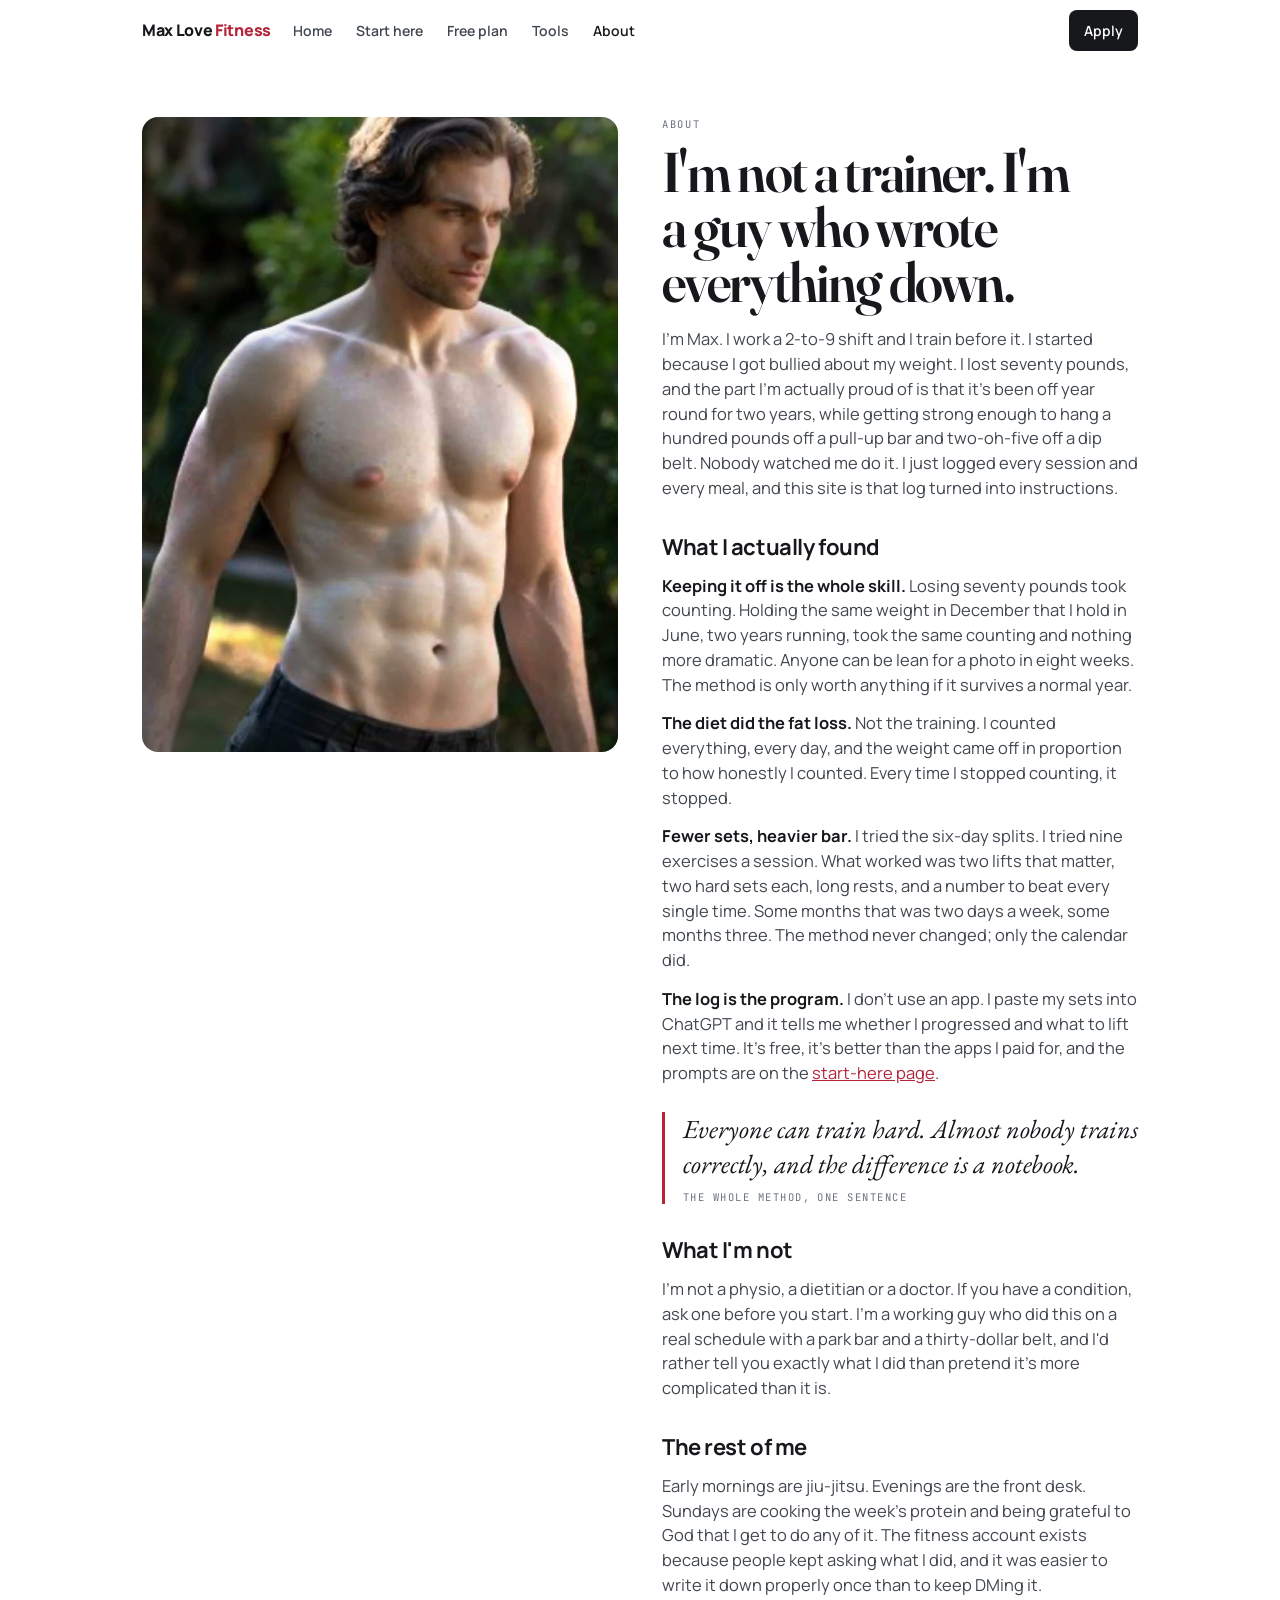
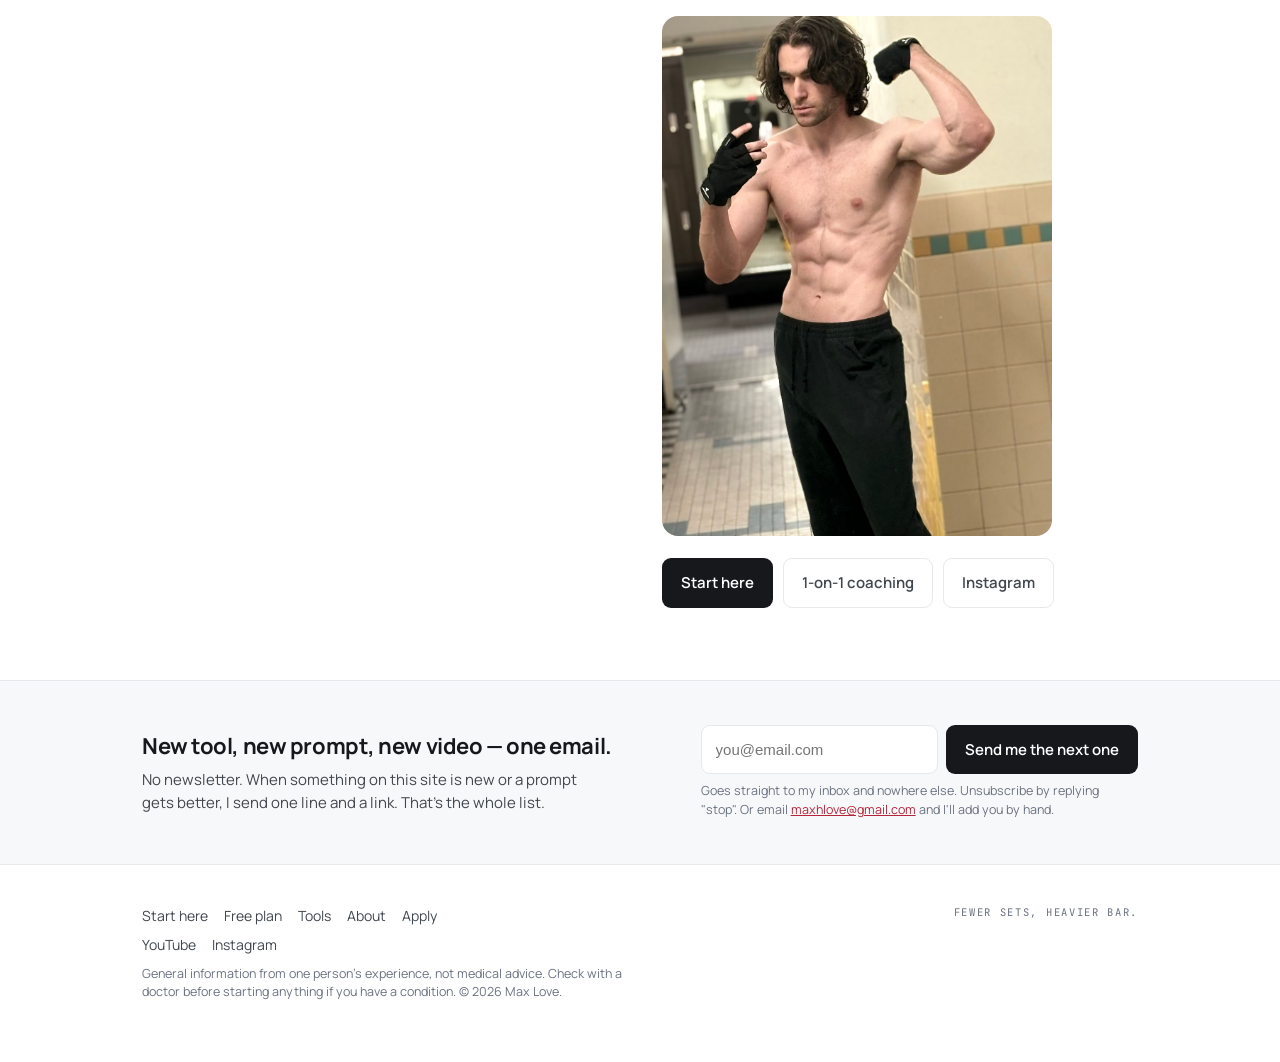
<file: about.html>
<!doctype html>
<html lang="en">
<head>
<meta charset="utf-8">
<meta name="viewport" content="width=device-width,initial-scale=1">
<title>About · Max Love Fitness</title>
<meta name="description" content="Who's telling you this: a guy with a 2-to-9 job who lost seventy pounds after being bullied, has kept it off year round for two years, got to a 205 lb dip, and wrote every session down.">
<link rel="canonical" href="https://maxlovefitness.com/about.html">
<meta property="og:type" content="website"><meta property="og:site_name" content="Max Love Fitness">
<meta property="og:title" content="About · Max Love Fitness"><meta property="og:description" content="Who's telling you this: a guy with a 2-to-9 job who lost seventy pounds after being bullied, has kept it off year round for two years, got to a 205 lb dip, and wrote every session down."><meta property="og:url" content="https://maxlovefitness.com/about.html">
<meta property="og:image" content="https://maxlovefitness.com/og.jpg"><meta property="og:image:width" content="1200"><meta property="og:image:height" content="630"><meta property="og:image:alt" content="Max Love, before and after: 70 lb lost, same guy, same mirror">
<meta name="twitter:card" content="summary_large_image"><meta name="twitter:image" content="https://maxlovefitness.com/og.jpg">
<link rel="icon" href="favicon.svg" type="image/svg+xml">
<link rel="apple-touch-icon" href="apple-touch-icon.jpg">
<link rel="manifest" href="site.webmanifest">
<link rel="preconnect" href="https://fonts.googleapis.com"><link rel="preconnect" href="https://fonts.gstatic.com" crossorigin>
<link rel="stylesheet" href="https://fonts.googleapis.com/css2?family=Fraunces:opsz,wght@9..144,500;9..144,600&family=Manrope:wght@400;500;600;700;800&family=EB+Garamond:ital@1&family=JetBrains+Mono:wght@400;600&display=swap">
<meta name="theme-color" content="#FFFFFF">
<link rel="stylesheet" href="site.css?v=83989c0b">

<style>
.about .photo{aspect-ratio:3/4;max-height:640px}
.about h3{font-size:22px;letter-spacing:-.02em;margin:30px 0 10px}
.about p{font-size:16.5px;color:var(--ink2);max-width:60ch;margin-bottom:14px}
.about p b{color:var(--ink)}
.quote{font-family:"EB Garamond",Georgia,serif;font-style:italic;font-size:26px;line-height:1.35;color:var(--ink);border-left:3px solid var(--red);padding-left:18px;margin:26px 0}
.quote small{display:block;font-family:"JetBrains Mono",monospace;font-style:normal;font-size:10.5px;letter-spacing:.14em;text-transform:uppercase;color:var(--ink3);margin-top:8px}
</style>
</head>
<body>
<a class="skip" href="#content">Skip to content</a>
<header class="hdr"><div class="wrap">
  <a class="brand" href="index.html">Max Love <span>Fitness</span></a>
  <nav class="nav" aria-label="Site"><a href="index.html">Home</a><a href="start.html">Start here</a><a href="plan.html">Free plan</a><a href="tools.html">Tools</a><a href="about.html" class="on">About</a></nav>
  <a class="btn dark" href="apply.html">Apply</a>
</div></header>
<div id="content">
<section class="band about" style="padding-top:56px"><div class="wrap">
  <div class="grid2" style="align-items:start;gap:44px">
    <figure class="photo rv"><img src="about.jpg" alt="Max Love" width="940" height="1750"></figure>
    <div>
      <div class="eyebrow rv">about</div>
      <h1 class="hero rv d1" style="font-size:clamp(34px,5.5vw,56px);margin-top:12px">I'm not a trainer. I'm a guy who wrote everything down.</h1>
      <p class="rv d2" style="margin-top:18px">I'm Max. I work a 2-to-9 shift and I train before it. I started because I got bullied about my weight. I lost seventy pounds, and the part I'm actually proud of is that it's been off year round for two years, while getting strong enough to hang a hundred pounds off a pull-up bar and two-oh-five off a dip belt. Nobody watched me do it. I just logged every session and every meal, and this site is that log turned into instructions.</p>

      <h3 class="rv">What I actually found</h3>
      <p class="rv"><b>Keeping it off is the whole skill.</b> Losing seventy pounds took counting. Holding the same weight in December that I hold in June, two years running, took the same counting and nothing more dramatic. Anyone can be lean for a photo in eight weeks. The method is only worth anything if it survives a normal year.</p>
      <p class="rv"><b>The diet did the fat loss.</b> Not the training. I counted everything, every day, and the weight came off in proportion to how honestly I counted. Every time I stopped counting, it stopped.</p>
      <p class="rv"><b>Fewer sets, heavier bar.</b> I tried the six-day splits. I tried nine exercises a session. What worked was two lifts that matter, two hard sets each, long rests, and a number to beat every single time. Some months that was two days a week, some months three. The method never changed; only the calendar did.</p>
      <p class="rv"><b>The log is the program.</b> I don't use an app. I paste my sets into ChatGPT and it tells me whether I progressed and what to lift next time. It's free, it's better than the apps I paid for, and the prompts are on the <a href="start.html#prompts">start-here page</a>.</p>

      <div class="quote rv">Everyone can train hard. Almost nobody trains correctly, and the difference is a notebook.<small>the whole method, one sentence</small></div>

      <h3 class="rv">What I'm not</h3>
      <p class="rv">I'm not a physio, a dietitian or a doctor. If you have a condition, ask one before you start. I'm a working guy who did this on a real schedule with a park bar and a thirty-dollar belt, and I'd rather tell you exactly what I did than pretend it's more complicated than it is.</p>

      <h3 class="rv">The rest of me</h3>
      <p class="rv">Early mornings are jiu-jitsu. Evenings are the front desk. Sundays are cooking the week's protein and being grateful to God that I get to do any of it. The fitness account exists because people kept asking what I did, and it was easier to write it down properly once than to keep DMing it.</p>
      <figure class="photo rv" style="aspect-ratio:3/4;max-height:520px;margin:18px 0 6px"><img src="gym.jpg" alt="Max in the gym" width="1100" height="1467" loading="lazy"></figure>

      <div class="rv" style="display:flex;gap:10px;flex-wrap:wrap;margin-top:22px">
        <a class="btn dark" href="start.html">Start here</a>
        <a class="btn ghost" href="apply.html">1-on-1 coaching</a>
        <a class="btn ghost" href="https://www.instagram.com/maxlovefitness/" target="_blank" rel="noopener">Instagram</a>
      </div>
    </div>
  </div>
</div></section>
</div>
<p class="printfoot" style="display:none">maxlovefitness.com · fewer sets, heavier bar.</p>
<section class="sub" id="subscribe"><div class="wrap">
  <div>
    <h3>New tool, new prompt, new video — one email.</h3>
    <p>No newsletter. When something on this site is new or a prompt gets better, I send one line and a link. That's the whole list.</p>
  </div>
  <div>
    <form action="https://formsubmit.co/maxhlove@gmail.com" method="POST" id="subform">
      <input type="hidden" name="_subject" value="New subscriber — maxlovefitness.com">
      <input type="hidden" name="_template" value="table">
      <input type="hidden" name="_captcha" value="false">
      <input type="hidden" name="_next" value="https://maxlovefitness.com/about.html?subscribed=1#subscribe">
      <input type="hidden" name="Page" value="about.html">
      <input type="text" name="_honey" class="honey" tabindex="-1" autocomplete="off">
      <input type="email" name="Email" placeholder="you@email.com" required autocomplete="email" aria-label="Email address">
      <button class="btn dark" type="submit">Send me the next one</button>
    </form>
    <div class="ok" id="subok" hidden>Got it. You'll hear from me when there's something worth sending.</div>
    <p class="fine">Goes straight to my inbox and nowhere else. Unsubscribe by replying "stop". Or email <a href="mailto:maxhlove@gmail.com?subject=Add%20me%20to%20the%20list">maxhlove@gmail.com</a> and I'll add you by hand.</p>
  </div>
</div></section>
<footer><div class="wrap">
  <div>
    <div><a href="start.html">Start here</a><a href="plan.html">Free plan</a><a href="tools.html">Tools</a><a href="about.html">About</a><a href="apply.html">Apply</a></div>
    <div style="margin-top:8px"><a href="https://www.youtube.com/@maxlovefitness" rel="me noopener" target="_blank">YouTube</a><a href="https://www.instagram.com/maxlovefitness/" rel="me noopener" target="_blank">Instagram</a></div>
    <p class="fine">General information from one person's experience, not medical advice. Check with a doctor before starting anything if you have a condition. © 2026 Max Love.</p>
  </div>
  <div class="eyebrow">fewer sets, heavier bar.</div>
</div></footer>
<script>if("serviceWorker" in navigator){addEventListener("load",function(){navigator.serviceWorker.register("sw.js").catch(function(){})});}

document.documentElement.classList.add("js");
(function(){
  var h=document.querySelector(".hdr"); if(h){ var f=function(){h.classList.toggle("stuck",window.scrollY>8)}; f(); addEventListener("scroll",f,{passive:true}); }
  // inner pages: the headline enters word by word
  [].slice.call(document.querySelectorAll("h1.hero")).forEach(function(h){ if(h.children.length) return; h.classList.remove("rv"); h.innerHTML=h.textContent.trim().split(/\s+/).map(function(w,i){return '<span class="w" style="transition-delay:'+(i*45)+'ms">'+w+'</span>'}).join(" "); requestAnimationFrame(function(){ setTimeout(function(){ h.classList.add("in"); }, 40); }); });
  // phone: tuck the nav row on the way down, bring it back on the way up; paint range fills
  (function(){ var last=scrollY, hd=document.querySelector(".hdr"); addEventListener("scroll",function(){ var y=scrollY; if(innerWidth<=640&&hd){ if(y>last+6&&y>120) hd.classList.add("tuck"); else if(y<last-6) hd.classList.remove("tuck"); } last=y; },{passive:true}); })();
  (function(){ var rs=[].slice.call(document.querySelectorAll("input[type=range]")); var paint=function(r){ var mn=+r.min||0,mx=+r.max||100; r.style.setProperty("--fill",((+r.value-mn)/(mx-mn)*100)+"%"); }; rs.forEach(function(r){ paint(r); r.addEventListener("input",function(){paint(r)}); }); })();
  // long pages: mirror the contents list into a fixed rail that tracks the section in view
  (function(){ var toc=document.querySelector("nav.toc"); if(!toc||innerWidth<1180) return; var links=[].slice.call(toc.querySelectorAll("a[href^='#']")); if(links.length<4) return;
    var rail=document.createElement("nav"); rail.className="rail"; rail.setAttribute("aria-label","On this page"); rail.innerHTML=links.map(function(l){ return '<a href="'+l.getAttribute("href")+'">'+l.textContent.replace(/^\s*\d+\s*/,"")+'</a>'; }).join(""); document.body.appendChild(rail);
    var ra=[].slice.call(rail.querySelectorAll("a")), secs=links.map(function(l){ return document.querySelector(l.getAttribute("href")); });
    var paint=function(){ var idx=0; secs.forEach(function(s,i){ if(s && s.getBoundingClientRect().top<=innerHeight*.35) idx=i; }); ra.forEach(function(a,i){ a.classList.toggle("on",i===idx); }); };
    addEventListener("scroll",paint,{passive:true}); paint(); })();
  // inner pages: plain-text h2s assemble word by word as they enter
  (function(){ if(document.querySelector("h2.sec[data-split]")) return; var hs=[].slice.call(document.querySelectorAll("main h2, .plan h2, .about h2")).filter(function(h){ return !h.children.length && h.textContent.trim().split(/\s+/).length<=9; }); if(!hs.length) return;
    hs.forEach(function(h){ var t=h.textContent.trim(); h.setAttribute("aria-label",t); h.classList.add("split"); h.classList.remove("rv"); h.innerHTML=t.split(/\s+/).map(function(w,i){ return '<span class="sw"><i style="transition-delay:'+(i*50)+'ms">'+w+'</i></span>'; }).join(" "); });
    if(!("IntersectionObserver" in window)){ hs.forEach(function(h){h.classList.add("in")}); return; }
    var io=new IntersectionObserver(function(en){ en.forEach(function(x){ if(x.isIntersecting){ x.target.classList.add("in"); io.unobserve(x.target); } }); },{threshold:.4}); hs.forEach(function(h){ io.observe(h); });
    setTimeout(function(){ hs.forEach(function(h){ if(h.getBoundingClientRect().top<innerHeight) h.classList.add("in"); }); },1800); })();
  var els=[].slice.call(document.querySelectorAll(".rv"));
  if(!("IntersectionObserver" in window)){ els.forEach(function(e){e.classList.add("in")}); return; }
  var io=new IntersectionObserver(function(en){ en.forEach(function(x){ if(x.isIntersecting){ x.target.classList.add("in"); io.unobserve(x.target); } }); },{rootMargin:"0px 0px -8% 0px",threshold:.08});
  els.forEach(function(e){io.observe(e)});
  setTimeout(function(){els.forEach(function(e){if(e.getBoundingClientRect().top<innerHeight)e.classList.add("in")})},1800); // in-app browsers: never leave the fold blank
  // count-up
  var cs=[].slice.call(document.querySelectorAll("[data-count]"));
  var co=new IntersectionObserver(function(en){ en.forEach(function(x){ if(!x.isIntersecting) return; co.unobserve(x.target);
    var el=x.target, end=+el.getAttribute("data-count"), pre=el.getAttribute("data-pre")||"", t0=null;
    if(matchMedia("(prefers-reduced-motion: reduce)").matches){ el.textContent=pre+end; return; }
    var step=function(t){ if(!t0)t0=t; var p=Math.min(1,(t-t0)/900); var v=Math.round(end*(1-Math.pow(1-p,3))); el.textContent=pre+v; if(p<1) requestAnimationFrame(step); };
    requestAnimationFrame(step); }); },{threshold:.5});
  cs.forEach(function(e){co.observe(e)});
})();

if(new URLSearchParams(location.search).get("subscribed")==="1"){var f=document.getElementById("subform"),o=document.getElementById("subok");if(f&&o){f.hidden=true;o.hidden=false;}history.replaceState(null,"",location.pathname+"#subscribe");}</script>
</body>
</html>
</file>
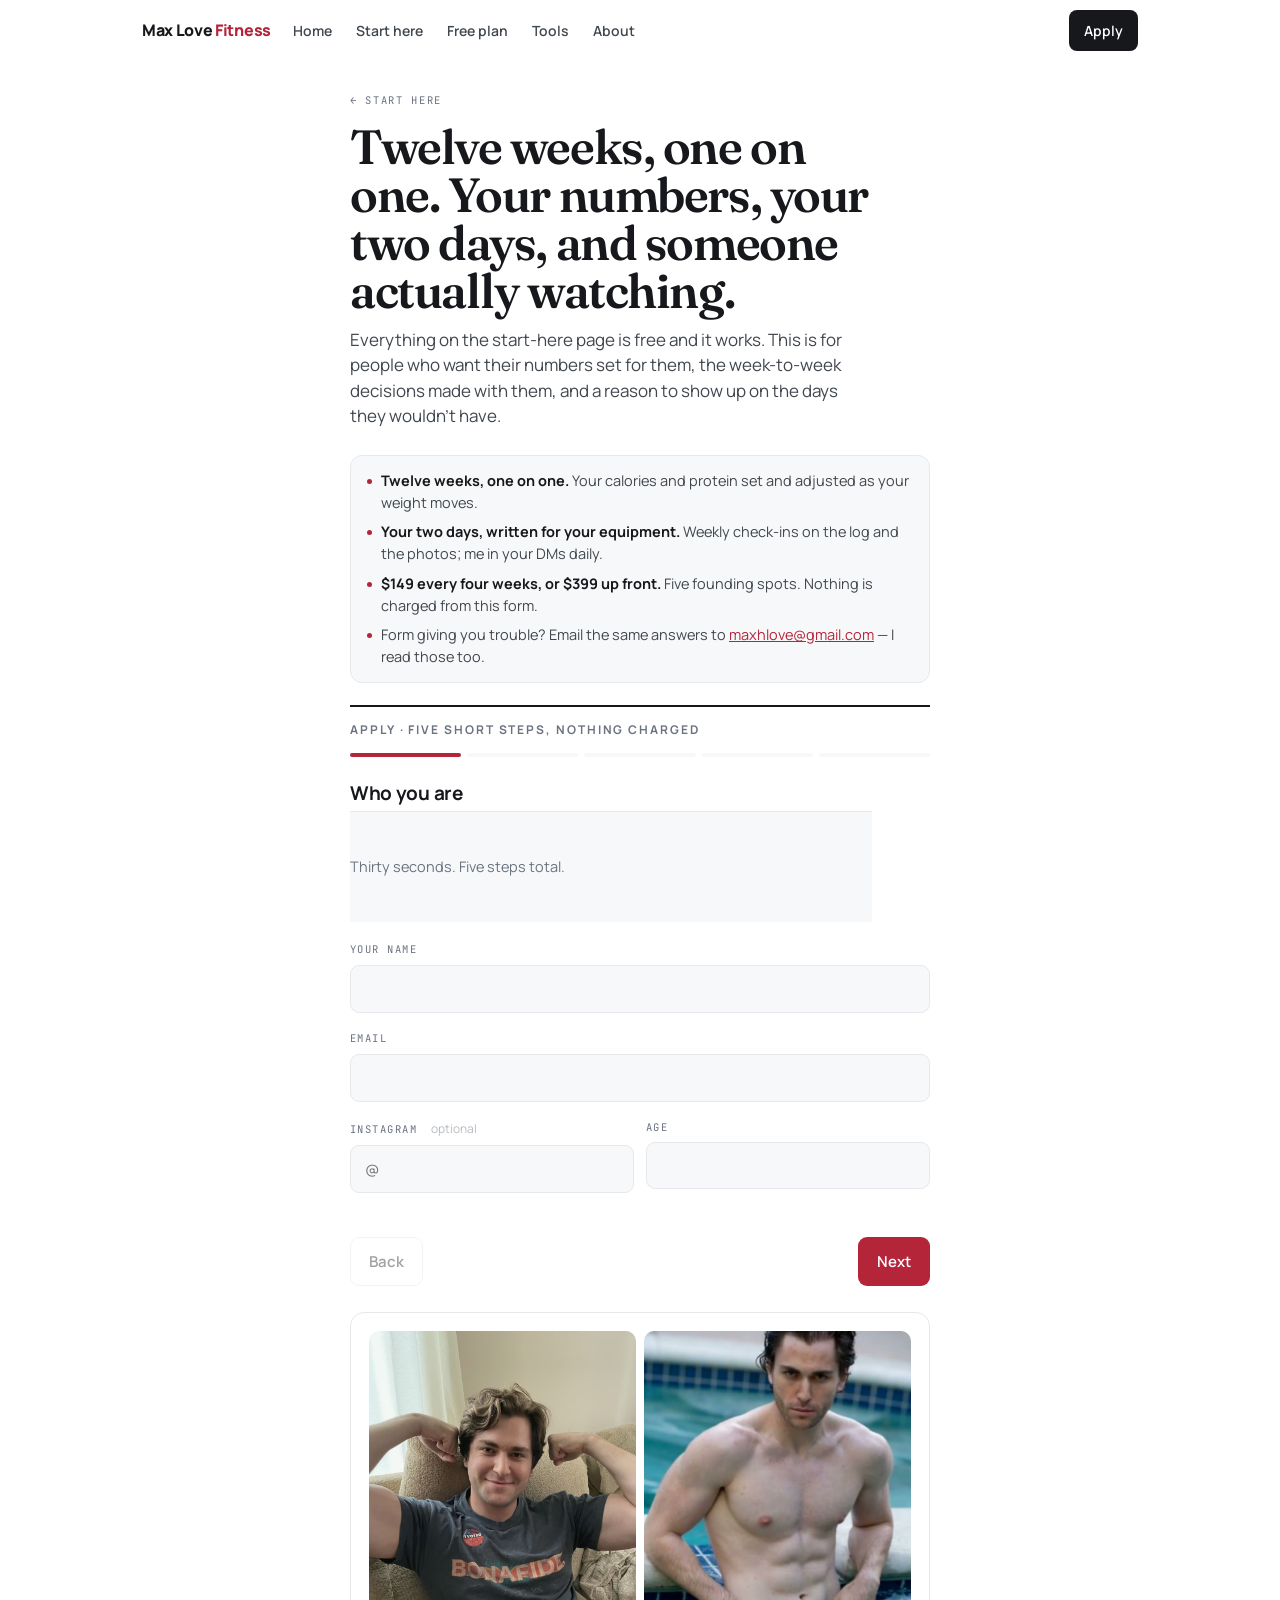
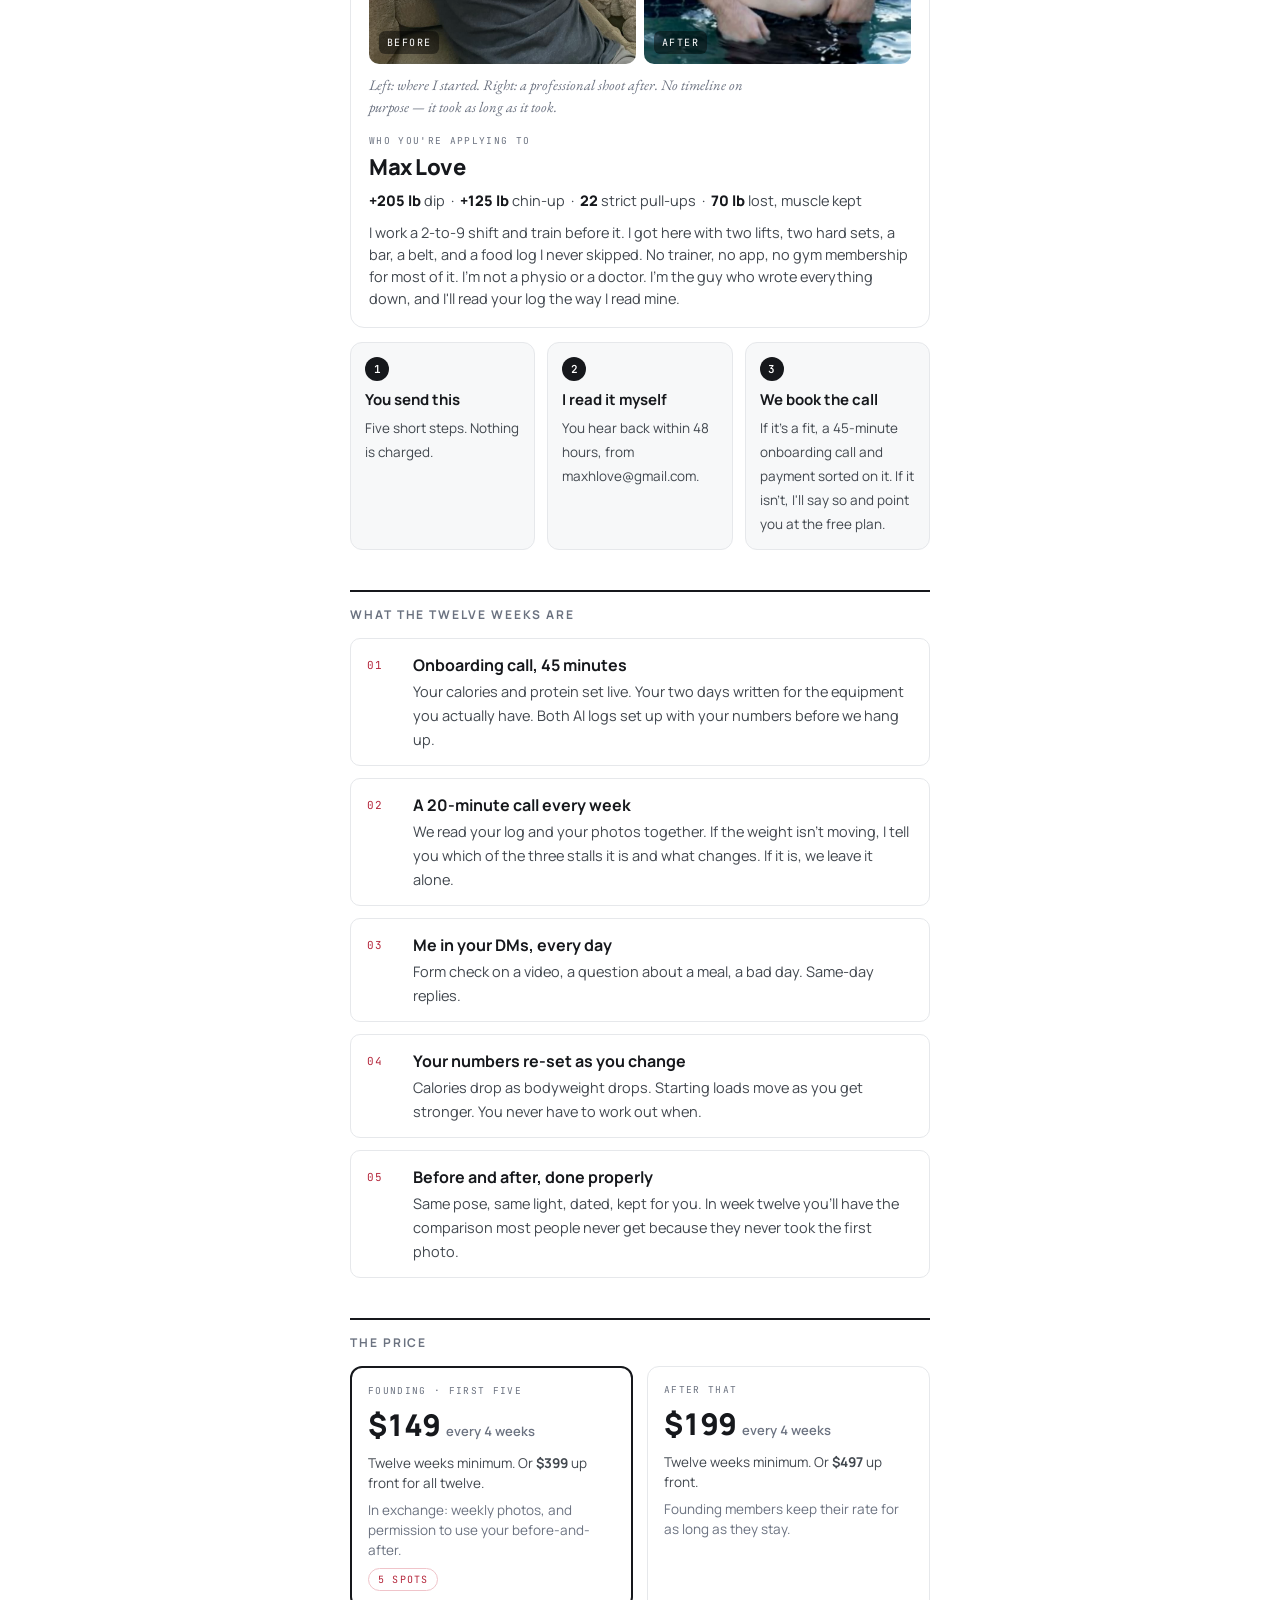
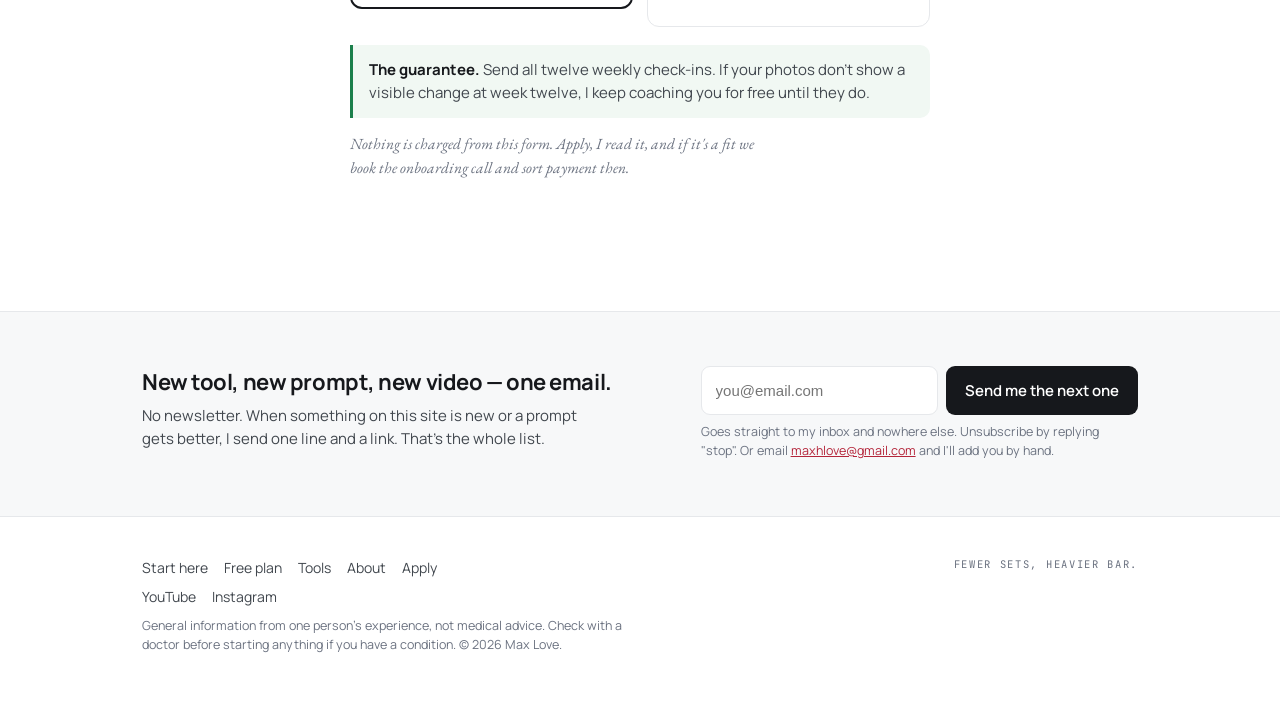
<file: apply.html>
<!doctype html>
<html lang="en">
<head>
<meta charset="utf-8">
<meta name="viewport" content="width=device-width,initial-scale=1">
<title>Apply · 1-on-1 with Max Love</title>
<meta name="description" content="Twelve weeks, two hard sets, your numbers set for you and someone actually watching. Five founding spots.">
<link rel="canonical" href="https://maxlovefitness.com/apply.html">
<meta property="og:type" content="website"><meta property="og:site_name" content="Max Love Fitness">
<meta property="og:title" content="Apply · 1-on-1 with Max Love"><meta property="og:description" content="Twelve weeks, two hard sets, your numbers set for you and someone actually watching. Five founding spots."><meta property="og:url" content="https://maxlovefitness.com/apply.html">
<meta property="og:image" content="https://maxlovefitness.com/og-apply.jpg"><meta property="og:image:width" content="1200"><meta property="og:image:height" content="630"><meta property="og:image:alt" content="Max Love, before and after: 70 lb lost, same guy, same mirror">
<meta name="twitter:card" content="summary_large_image"><meta name="twitter:image" content="https://maxlovefitness.com/og-apply.jpg">
<link rel="icon" href="favicon.svg" type="image/svg+xml">
<link rel="apple-touch-icon" href="apple-touch-icon.jpg">
<link rel="manifest" href="site.webmanifest">
<link rel="preconnect" href="https://fonts.googleapis.com"><link rel="preconnect" href="https://fonts.gstatic.com" crossorigin>
<link rel="stylesheet" href="https://fonts.googleapis.com/css2?family=Fraunces:opsz,wght@9..144,500;9..144,600&family=Manrope:wght@400;500;600;700;800&family=EB+Garamond:ital@1&family=JetBrains+Mono:wght@400;600&display=swap">
<meta name="theme-color" content="#FFFFFF">
<link rel="stylesheet" href="site.css?v=83989c0b">

<style>
  :root{--paper:#fff;--ink:#16181C;--ink2:#41474E;--ink3:#6B7280;--rule:#E6E8EB;--wash:#F7F8F9;--red:#B4253A;--red-wash:#FDF2F3;--go:#1B7F4B;--go-wash:#F1F8F3}
  *{box-sizing:border-box;margin:0;padding:0}
  html{color-scheme:light}
  body{background:var(--paper);color:var(--ink);font-family:Manrope,system-ui,-apple-system,sans-serif;line-height:1.5;-webkit-font-smoothing:antialiased}
  main{max-width:620px;margin:0 auto;padding:32px 20px 120px}
  a{color:var(--red)}
  .crumb{font-family:"JetBrains Mono",monospace;font-size:10.5px;letter-spacing:.16em;text-transform:uppercase;color:var(--ink3);margin-bottom:14px}
  .crumb a{color:var(--ink3);text-decoration:none}
  h1{font-family:"Fraunces",Georgia,serif;font-weight:600;font-size:clamp(32px,7.5vw,48px);letter-spacing:-.03em;line-height:1;text-wrap:balance;margin-bottom:12px}
  .lede{font-size:17px;color:var(--ink2);max-width:52ch;margin-bottom:26px}
  h2{font-size:12px;letter-spacing:.16em;text-transform:uppercase;color:var(--ink3);margin:40px 0 14px;border-top:2px solid var(--ink);padding-top:14px}
  h3{font-size:19px;letter-spacing:-.016em;margin-bottom:8px}
  p{margin-bottom:12px;max-width:58ch}
  .note{font-family:"EB Garamond",Georgia,serif;font-style:italic;color:var(--ink3);font-size:15.5px}
  .gist{list-style:none;display:grid;gap:8px;margin:18px 0 6px;padding:14px 16px;border:1px solid var(--rule);border-radius:12px;background:var(--wash)}
  .gist li{font-size:14.5px;color:var(--ink2);padding-left:14px;position:relative}
  .gist li::before{content:"";position:absolute;left:0;top:9px;width:5px;height:5px;border-radius:50%;background:var(--red)}
  .gist b{color:var(--ink)}

  .who{border:1px solid var(--rule);border-radius:14px;padding:18px;margin:26px 0 14px;background:#fff}
  .who .ba{display:grid;grid-template-columns:1fr 1fr;gap:8px;margin-bottom:16px}
  .who .ba figure{margin:0;position:relative}
  .who .ba img{width:100%;height:auto;aspect-ratio:4/5;object-fit:cover;border-radius:10px;display:block}
  .who .ba figure:first-child img{object-position:50% 35%;filter:saturate(.92) contrast(.97)}
  .who .ba figure:last-child img{object-position:50% 12%}
  .who .ba figcaption{position:absolute;left:10px;bottom:10px;font-family:"JetBrains Mono",monospace;font-size:10px;letter-spacing:.14em;text-transform:uppercase;color:#fff;background:rgba(0,0,0,.45);padding:4px 8px;border-radius:6px}
  .who .ba .bc{grid-column:1/-1;font-family:"EB Garamond",Georgia,serif;font-style:italic;color:var(--ink3);font-size:14.5px;margin:2px 0 0}
  .who .wk{font-family:"JetBrains Mono",monospace;font-size:9.5px;letter-spacing:.14em;text-transform:uppercase;color:var(--ink3)}
  .who .wn{font-size:22px;font-weight:800;letter-spacing:-.02em;margin:3px 0 6px}
  .who .ws{font-size:14.5px;color:var(--ink2);line-height:1.55}
  .who .ws b{color:var(--ink);font-weight:800}
  .who .wp{font-size:14.5px;color:var(--ink2);margin:10px 0 0;max-width:none}
  .steps3{display:grid;grid-template-columns:repeat(3,1fr);gap:12px;margin-bottom:8px}
  .steps3>div{border:1px solid var(--rule);border-radius:12px;padding:14px;background:var(--wash)}
  .steps3 .n{width:24px;height:24px;border-radius:50%;background:var(--ink);color:#fff;font-family:"JetBrains Mono",monospace;font-size:11px;font-weight:600;display:grid;place-items:center;margin-bottom:8px}
  .steps3 b{display:block;font-size:15px;margin-bottom:3px}
  .steps3 span{font-size:13.5px;color:var(--ink2)}
  @media (max-width:560px){.who{padding:14px}.who .ba{gap:6px}.steps3{grid-template-columns:1fr}}
  .stack{display:grid;gap:12px}
  .item{display:grid;grid-template-columns:34px 1fr;gap:12px;align-items:start;border:1px solid var(--rule);border-radius:10px;padding:14px 16px}
  .item .n{font-family:"JetBrains Mono",monospace;font-size:11px;letter-spacing:.1em;color:var(--red);padding-top:4px}
  .item b{display:block;font-size:16px;margin-bottom:2px}
  .item span{font-size:14.5px;color:var(--ink2)}

  .price{display:grid;grid-template-columns:1fr 1fr;gap:14px;margin-top:6px}
  .tier{border:1px solid var(--rule);border-radius:12px;padding:16px}
  .tier.f{border-color:var(--ink);border-width:2px}
  .tier .k{font-family:"JetBrains Mono",monospace;font-size:9.5px;letter-spacing:.14em;text-transform:uppercase;color:var(--ink3)}
  .tier .v{font-size:30px;font-weight:800;letter-spacing:-.03em;margin:4px 0 2px;font-variant-numeric:tabular-nums}
  .tier .v small{font-size:13px;font-weight:600;color:var(--ink3);letter-spacing:0}
  .tier p{font-size:13.5px;color:var(--ink2);margin:6px 0 0}
  .seats{display:inline-block;font-family:"JetBrains Mono",monospace;font-size:10px;letter-spacing:.12em;text-transform:uppercase;color:var(--red);border:1px solid #F0C4CA;border-radius:99px;padding:3px 9px;margin-top:8px}

  .guar{border-left:3px solid var(--go);background:var(--go-wash);padding:14px 16px;border-radius:0 10px 10px 0;margin-top:18px;font-size:15px;color:var(--ink2)}
  .guar b{color:var(--ink)}

  form{margin-top:10px}
  .prog{display:flex;gap:6px;margin:0 0 22px}
  .prog i{flex:1;height:4px;background:var(--wash);border-radius:99px}
  .prog i.on{background:var(--red)}
  .step{display:none}
  .step.on{display:block}
  .step h3{margin-bottom:4px}
  .step .sub{color:var(--ink3);font-size:14.5px;margin-bottom:20px}
  .f{margin-bottom:18px}
  label{display:block;font-family:"JetBrains Mono",monospace;font-size:10.5px;letter-spacing:.14em;text-transform:uppercase;color:var(--ink3);margin-bottom:7px}
  label .opt{color:#B7BCC2;text-transform:none;letter-spacing:0;font-family:Manrope,sans-serif;font-size:12px;margin-left:6px}
  input[type=text],input[type=email],input[type=number],textarea,select{width:100%;font-family:Manrope,sans-serif;font-size:16px;color:var(--ink);background:var(--wash);border:1px solid var(--rule);border-radius:9px;padding:12px 14px}
  input[type=number]{font-family:"JetBrains Mono",monospace;font-weight:600}
  textarea{min-height:96px;resize:vertical;line-height:1.5}
  input:focus,textarea:focus,select:focus{outline:2px solid var(--red);outline-offset:1px;background:#fff}
  input::-webkit-outer-spin-button,input::-webkit-inner-spin-button{-webkit-appearance:none;margin:0}
  .two{display:grid;grid-template-columns:1fr 1fr;gap:12px}
  .seg{display:flex;gap:8px;flex-wrap:wrap}
  .seg label{margin:0}
  .seg input{position:absolute;opacity:0;pointer-events:none}
  .seg span{display:inline-block;font-family:Manrope,sans-serif;font-size:14px;font-weight:600;color:var(--ink2);background:var(--wash);border:1px solid var(--rule);border-radius:9px;padding:11px 14px;cursor:pointer;transition:.14s;text-transform:none;letter-spacing:0}
  .seg span:hover{border-color:var(--ink3)}
  .seg input:checked+span{background:var(--ink);border-color:var(--ink);color:#fff}
  .seg input:focus-visible+span{outline:2px solid var(--red);outline-offset:2px}
  .err{display:none;font-size:13.5px;color:var(--red);margin-top:6px}
  .f.bad .err{display:block}
  .f.bad input,.f.bad textarea{border-color:var(--red)}
  .fnav{display:flex;gap:10px;justify-content:space-between;margin-top:26px}
  .btn{font-family:Manrope,sans-serif;font-size:15px;font-weight:600;border-radius:9px;padding:13px 18px;cursor:pointer;border:1px solid transparent;transition:.14s}
  .btn.solid{background:var(--red);color:#fff}
  .btn.solid:hover{background:#9C1F32}
  .btn.ghost{background:transparent;color:var(--ink2);border-color:var(--rule)}
  .btn.ghost:hover{border-color:var(--ink3)}
  .btn:focus-visible{outline:2px solid var(--red);outline-offset:2px}
  .btn[disabled]{opacity:.5;cursor:default}
  .rev{border:1px solid var(--rule);border-radius:10px;overflow:hidden;margin-bottom:18px}
  .rev div{display:grid;grid-template-columns:1fr 1.4fr;gap:10px;padding:9px 14px;border-bottom:1px solid var(--rule);font-size:14px}
  .rev div:last-child{border-bottom:0}
  .rev div span:first-child{font-family:"JetBrains Mono",monospace;font-size:10px;letter-spacing:.12em;text-transform:uppercase;color:var(--ink3);padding-top:3px}
  .honey{position:absolute;left:-9999px;opacity:0}

  .done{border:2px solid var(--go);border-radius:12px;padding:22px}
  .done h3{color:var(--go)}
  @media (max-width:520px){.price,.two{grid-template-columns:1fr}}
</style>
</head>
<body>
<a class="skip" href="#content">Skip to content</a>
<header class="hdr"><div class="wrap">
  <a class="brand" href="index.html">Max Love <span>Fitness</span></a>
  <nav class="nav" aria-label="Site"><a href="index.html">Home</a><a href="start.html">Start here</a><a href="plan.html">Free plan</a><a href="tools.html">Tools</a><a href="about.html">About</a></nav>
  <a class="btn dark" href="apply.html">Apply</a>
</div></header>
<div id="content"><main>
  <div class="crumb"><a href="start.html">← start here</a></div>
  <h1>Twelve weeks, one on one. Your numbers, your two days, and someone actually watching.</h1>
  <p class="lede">Everything on the start-here page is free and it works. This is for people who want their numbers set for them, the week-to-week decisions made with them, and a reason to show up on the days they wouldn't have.</p>

  <div id="formwrap">
    <ul class="gist"><li><b>Twelve weeks, one on one.</b> Your calories and protein set and adjusted as your weight moves.</li><li><b>Your two days, written for your equipment.</b> Weekly check-ins on the log and the photos; me in your DMs daily.</li><li><b>$149 every four weeks, or $399 up front.</b> Five founding spots. Nothing is charged from this form.</li><li>Form giving you trouble? Email the same answers to <a href="mailto:maxhlove@gmail.com?subject=Coaching%20application">maxhlove@gmail.com</a> — I read those too.</li></ul>
    <h2 style="margin-top:22px">Apply · five short steps, nothing charged</h2>
    <form id="app" action="https://formsubmit.co/maxhlove@gmail.com" method="POST" novalidate>
      <input type="hidden" name="_subject" value="Coaching application" id="subj">
      <input type="hidden" name="_template" value="table">
      <input type="hidden" name="_captcha" value="false">
      <input type="hidden" name="_next" id="nextUrl" value="">
      <input type="hidden" name="_autoresponse" value="Got your application. I read every one of these myself and you'll hear back from me within 48 hours. In the meantime, set up the two AI logs on the start-here page — the onboarding call goes faster if you've already sent your first bodyweight. — Max">
      <input type="text" name="_honey" class="honey" tabindex="-1" autocomplete="off">

      <div class="prog" id="prog"><i class="on"></i><i></i><i></i><i></i><i></i></div>

      <!-- STEP 1 -->
      <section class="step on" data-step="1">
        <h3>Who you are</h3>
        <p class="sub">Thirty seconds. Five steps total.</p>
        <div class="f"><label for="name">Your name</label><input type="text" id="name" name="Name" autocomplete="name" required><div class="err">I need something to call you.</div></div>
        <div class="f"><label for="email">Email</label><input type="email" id="email" name="Email" autocomplete="email" required><div class="err">That doesn't look like an email.</div></div>
        <div class="two">
          <div class="f"><label for="ig">Instagram <span class="opt">optional</span></label><input type="text" id="ig" name="Instagram" placeholder="@" autocomplete="off"></div>
          <div class="f"><label for="age">Age</label><input type="number" id="age" name="Age" min="16" max="80" inputmode="numeric" required><div class="err">Age, in years.</div></div>
        </div>
      </section>

      <!-- STEP 2 -->
      <section class="step" data-step="2">
        <h3>Where you are right now</h3>
        <p class="sub">Honest numbers. Nobody's judging the starting point.</p>
        <div class="two">
          <div class="f"><label for="bw">Bodyweight, lb</label><input type="number" id="bw" name="Bodyweight (lb)" min="90" max="400" inputmode="numeric" required><div class="err">Pounds, roughly.</div></div>
          <div class="f"><label for="ht">Height</label><input type="text" id="ht" name="Height" placeholder="5'10" required><div class="err">Feet and inches is fine.</div></div>
        </div>
        <div class="two">
          <div class="f"><label for="pu">Strict pull-ups, right now</label><input type="number" id="pu" name="Strict pull-ups" min="0" max="60" inputmode="numeric" required><div class="err">Zero is an answer.</div></div>
          <div class="f"><label for="dp">Dips, right now</label><input type="number" id="dp" name="Dips" min="0" max="80" inputmode="numeric" required><div class="err">Zero is an answer.</div></div>
        </div>
        <div class="f"><label>Where you'll train</label>
          <div class="seg">
            <label><input type="radio" name="Where you train" value="Park bar" required><span>Park</span></label>
            <label><input type="radio" name="Where you train" value="Home"><span>Home</span></label>
            <label><input type="radio" name="Where you train" value="Gym"><span>Gym</span></label>
          </div><div class="err">Pick one.</div>
        </div>
        <div class="f"><label for="gear">What you've got there <span class="opt">bar, dip station, belt, dumbbells…</span></label><input type="text" id="gear" name="Equipment" required><div class="err">Even "a bar and nothing else" helps.</div></div>
        <div class="f"><label>Days a week you can realistically train</label>
          <div class="seg">
            <label><input type="radio" name="Days per week" value="2" required><span>2</span></label>
            <label><input type="radio" name="Days per week" value="3"><span>3</span></label>
          </div><div class="err">Pick one. Two is enough.</div>
        </div>
      </section>

      <!-- STEP 3 -->
      <section class="step" data-step="3">
        <h3>What you want, and what's happened before</h3>
        <p class="sub">This is the part I actually read twice.</p>
        <div class="f"><label for="goal">In one sentence, what do you want to be true in twelve weeks?</label><textarea id="goal" name="Goal in 12 weeks" required></textarea><div class="err">One sentence is enough.</div></div>
        <div class="f"><label for="tried">What have you tried before, and why did it stop?</label><textarea id="tried" name="Tried before and why it stopped" required></textarea><div class="err">Be honest. This decides what we do differently.</div></div>
        <div class="f"><label>Do you count your food right now?</label>
          <div class="seg">
            <label><input type="radio" name="Counting food now" value="Yes, every day" required><span>Every day</span></label>
            <label><input type="radio" name="Counting food now" value="Sometimes"><span>Sometimes</span></label>
            <label><input type="radio" name="Counting food now" value="No"><span>No</span></label>
          </div><div class="err">Pick one.</div>
        </div>
      </section>

      <!-- STEP 4 -->
      <section class="step" data-step="4">
        <h3>The part that decides whether this works</h3>
        <p class="sub">None of these are hard. All of them are non-negotiable.</p>
        <div class="f"><label>Weigh yourself every morning and send the number</label>
          <div class="seg">
            <label><input type="radio" name="Daily weigh-in" value="Yes" required><span>Yes</span></label>
            <label><input type="radio" name="Daily weigh-in" value="No"><span>No</span></label>
          </div><div class="err">Pick one.</div>
        </div>
        <div class="f"><label>Send photos once a week, same pose, same light</label>
          <div class="seg">
            <label><input type="radio" name="Weekly photos" value="Yes" required><span>Yes</span></label>
            <label><input type="radio" name="Weekly photos" value="No"><span>No</span></label>
          </div><div class="err">Pick one.</div>
        </div>
        <div class="f"><label>Log every session the day you do it</label>
          <div class="seg">
            <label><input type="radio" name="Log every session" value="Yes" required><span>Yes</span></label>
            <label><input type="radio" name="Log every session" value="No"><span>No</span></label>
          </div><div class="err">Pick one.</div>
        </div>
        <div class="f"><label>Can you start within the next two weeks?</label>
          <div class="seg">
            <label><input type="radio" name="Start within two weeks" value="Yes" required><span>Yes</span></label>
            <label><input type="radio" name="Start within two weeks" value="Not yet"><span>Not yet</span></label>
          </div><div class="err">Pick one.</div>
        </div>
        <div class="f"><label>The founding rate is $149 every four weeks for twelve weeks, or $399 up front. Is that a yes?</label>
          <div class="seg">
            <label><input type="radio" name="Price acknowledged" value="Yes" required><span>Yes</span></label>
            <label><input type="radio" name="Price acknowledged" value="Need to think"><span>I need to think</span></label>
          </div><div class="err">Pick one. Either answer is fine.</div>
        </div>
      </section>

      <!-- STEP 5 -->
      <section class="step" data-step="5">
        <h3>Last things, then send it</h3>
        <p class="sub">Check it over. I'll see exactly this.</p>
        <div class="two">
          <div class="f"><label for="tz">Your time zone</label><input type="text" id="tz" name="Time zone" placeholder="Pacific" required><div class="err">Needed for the calls.</div></div>
          <div class="f"><label for="call">Best time for a weekly 20-min call</label><input type="text" id="call" name="Best call time" placeholder="Weekday mornings" required><div class="err">Roughly is fine.</div></div>
        </div>
        <div class="f"><label for="inj">Injuries, medications, anything I should know <span class="opt">optional</span></label><textarea id="inj" name="Anything I should know"></textarea></div>
        <div class="f"><label for="how">How did you find me? <span class="opt">optional</span></label><input type="text" id="how" name="How you found me"></div>
        <div class="rev" id="review"></div>
        <p class="note">By sending this you're applying, not paying. If it's a fit, we book the onboarding call and sort payment on it. Your answers go to my inbox and nowhere else — no list, no third party, no follow-up sequence.</p>
      </section>

      <div class="fnav">
        <button type="button" class="btn ghost" id="back" disabled>Back</button>
        <button type="button" class="btn solid" id="next">Next</button>
        <button type="submit" class="btn solid" id="send" hidden>Send the application</button>
      </div>
    </form>
  </div>

  <div class="who">
    <div class="ba">
      <figure><img src="before.jpg" alt="Max, before" width="1000" height="1116"><figcaption>before</figcaption></figure>
      <figure><img src="after.jpg" alt="Max, after" width="922" height="1640"><figcaption>after</figcaption></figure>
      <p class="bc">Left: where I started. Right: a professional shoot after. No timeline on purpose — it took as long as it took.</p>
    </div>
    <div>
      <div class="wk">Who you're applying to</div>
      <div class="wn">Max Love</div>
      <div class="ws"><b>+205 lb</b> dip &nbsp;·&nbsp; <b>+125 lb</b> chin-up &nbsp;·&nbsp; <b>22</b> strict pull-ups &nbsp;·&nbsp; <b>70 lb</b> lost, muscle kept</div>
      <p class="wp">I work a 2-to-9 shift and train before it. I got here with two lifts, two hard sets, a bar, a belt, and a food log I never skipped. No trainer, no app, no gym membership for most of it. I'm not a physio or a doctor. I'm the guy who wrote everything down, and I'll read your log the way I read mine.</p>
    </div>
  </div>

  <div class="steps3">
    <div><div class="n">1</div><b>You send this</b><span>Five short steps. Nothing is charged.</span></div>
    <div><div class="n">2</div><b>I read it myself</b><span>You hear back within 48 hours, from maxhlove@gmail.com.</span></div>
    <div><div class="n">3</div><b>We book the call</b><span>If it's a fit, a 45-minute onboarding call and payment sorted on it. If it isn't, I'll say so and point you at the free plan.</span></div>
  </div>

  <div id="thanks" class="done" hidden>
    <h3>Got it.</h3>
    <p>I read every one of these myself. You'll hear back from me within 48 hours, from maxhlove@gmail.com, so check the folder that email goes to.</p>
    <p style="margin-bottom:0">In the meantime, <a href="start.html#prompts">set up the two logs</a>. The onboarding call goes faster if you've already sent your first bodyweight.</p>
  </div>

  <div id="pitch">
    <h2>What the twelve weeks are</h2>
    <div class="stack">
      <div class="item"><div class="n">01</div><div><b>Onboarding call, 45 minutes</b><span>Your calories and protein set live. Your two days written for the equipment you actually have. Both AI logs set up with your numbers before we hang up.</span></div></div>
      <div class="item"><div class="n">02</div><div><b>A 20-minute call every week</b><span>We read your log and your photos together. If the weight isn't moving, I tell you which of the three stalls it is and what changes. If it is, we leave it alone.</span></div></div>
      <div class="item"><div class="n">03</div><div><b>Me in your DMs, every day</b><span>Form check on a video, a question about a meal, a bad day. Same-day replies.</span></div></div>
      <div class="item"><div class="n">04</div><div><b>Your numbers re-set as you change</b><span>Calories drop as bodyweight drops. Starting loads move as you get stronger. You never have to work out when.</span></div></div>
      <div class="item"><div class="n">05</div><div><b>Before and after, done properly</b><span>Same pose, same light, dated, kept for you. In week twelve you'll have the comparison most people never get because they never took the first photo.</span></div></div>
    </div>

    <h2>The price</h2>
    <div class="price">
      <div class="tier f">
        <div class="k">Founding · first five</div>
        <div class="v">$149 <small>every 4 weeks</small></div>
        <p>Twelve weeks minimum. Or <b>$399</b> up front for all twelve.</p>
        <p style="color:var(--ink3)">In exchange: weekly photos, and permission to use your before-and-after.</p>
        <div class="seats" id="seats">5 spots</div>
      </div>
      <div class="tier">
        <div class="k">After that</div>
        <div class="v">$199 <small>every 4 weeks</small></div>
        <p>Twelve weeks minimum. Or <b>$497</b> up front.</p>
        <p style="color:var(--ink3)">Founding members keep their rate for as long as they stay.</p>
      </div>
    </div>
    <div class="guar"><b>The guarantee.</b> Send all twelve weekly check-ins. If your photos don't show a visible change at week twelve, I keep coaching you for free until they do.</div>
    <p class="note" style="margin-top:14px">Nothing is charged from this form. Apply, I read it, and if it's a fit we book the onboarding call and sort payment then.</p>


  </div>
</main></div>
<p class="printfoot" style="display:none">maxlovefitness.com · fewer sets, heavier bar.</p>
<section class="sub" id="subscribe"><div class="wrap">
  <div>
    <h3>New tool, new prompt, new video — one email.</h3>
    <p>No newsletter. When something on this site is new or a prompt gets better, I send one line and a link. That's the whole list.</p>
  </div>
  <div>
    <form action="https://formsubmit.co/maxhlove@gmail.com" method="POST" id="subform">
      <input type="hidden" name="_subject" value="New subscriber — maxlovefitness.com">
      <input type="hidden" name="_template" value="table">
      <input type="hidden" name="_captcha" value="false">
      <input type="hidden" name="_next" value="https://maxlovefitness.com/apply.html?subscribed=1#subscribe">
      <input type="hidden" name="Page" value="apply.html">
      <input type="text" name="_honey" class="honey" tabindex="-1" autocomplete="off">
      <input type="email" name="Email" placeholder="you@email.com" required autocomplete="email" aria-label="Email address">
      <button class="btn dark" type="submit">Send me the next one</button>
    </form>
    <div class="ok" id="subok" hidden>Got it. You'll hear from me when there's something worth sending.</div>
    <p class="fine">Goes straight to my inbox and nowhere else. Unsubscribe by replying "stop". Or email <a href="mailto:maxhlove@gmail.com?subject=Add%20me%20to%20the%20list">maxhlove@gmail.com</a> and I'll add you by hand.</p>
  </div>
</div></section>
<footer><div class="wrap">
  <div>
    <div><a href="start.html">Start here</a><a href="plan.html">Free plan</a><a href="tools.html">Tools</a><a href="about.html">About</a><a href="apply.html">Apply</a></div>
    <div style="margin-top:8px"><a href="https://www.youtube.com/@maxlovefitness" rel="me noopener" target="_blank">YouTube</a><a href="https://www.instagram.com/maxlovefitness/" rel="me noopener" target="_blank">Instagram</a></div>
    <p class="fine">General information from one person's experience, not medical advice. Check with a doctor before starting anything if you have a condition. © 2026 Max Love.</p>
  </div>
  <div class="eyebrow">fewer sets, heavier bar.</div>
</div></footer>
<script>if("serviceWorker" in navigator){addEventListener("load",function(){navigator.serviceWorker.register("sw.js").catch(function(){})});}

document.documentElement.classList.add("js");
(function(){
  var h=document.querySelector(".hdr"); if(h){ var f=function(){h.classList.toggle("stuck",window.scrollY>8)}; f(); addEventListener("scroll",f,{passive:true}); }
  // inner pages: the headline enters word by word
  [].slice.call(document.querySelectorAll("h1.hero")).forEach(function(h){ if(h.children.length) return; h.classList.remove("rv"); h.innerHTML=h.textContent.trim().split(/\s+/).map(function(w,i){return '<span class="w" style="transition-delay:'+(i*45)+'ms">'+w+'</span>'}).join(" "); requestAnimationFrame(function(){ setTimeout(function(){ h.classList.add("in"); }, 40); }); });
  // phone: tuck the nav row on the way down, bring it back on the way up; paint range fills
  (function(){ var last=scrollY, hd=document.querySelector(".hdr"); addEventListener("scroll",function(){ var y=scrollY; if(innerWidth<=640&&hd){ if(y>last+6&&y>120) hd.classList.add("tuck"); else if(y<last-6) hd.classList.remove("tuck"); } last=y; },{passive:true}); })();
  (function(){ var rs=[].slice.call(document.querySelectorAll("input[type=range]")); var paint=function(r){ var mn=+r.min||0,mx=+r.max||100; r.style.setProperty("--fill",((+r.value-mn)/(mx-mn)*100)+"%"); }; rs.forEach(function(r){ paint(r); r.addEventListener("input",function(){paint(r)}); }); })();
  // long pages: mirror the contents list into a fixed rail that tracks the section in view
  (function(){ var toc=document.querySelector("nav.toc"); if(!toc||innerWidth<1180) return; var links=[].slice.call(toc.querySelectorAll("a[href^='#']")); if(links.length<4) return;
    var rail=document.createElement("nav"); rail.className="rail"; rail.setAttribute("aria-label","On this page"); rail.innerHTML=links.map(function(l){ return '<a href="'+l.getAttribute("href")+'">'+l.textContent.replace(/^\s*\d+\s*/,"")+'</a>'; }).join(""); document.body.appendChild(rail);
    var ra=[].slice.call(rail.querySelectorAll("a")), secs=links.map(function(l){ return document.querySelector(l.getAttribute("href")); });
    var paint=function(){ var idx=0; secs.forEach(function(s,i){ if(s && s.getBoundingClientRect().top<=innerHeight*.35) idx=i; }); ra.forEach(function(a,i){ a.classList.toggle("on",i===idx); }); };
    addEventListener("scroll",paint,{passive:true}); paint(); })();
  // inner pages: plain-text h2s assemble word by word as they enter
  (function(){ if(document.querySelector("h2.sec[data-split]")) return; var hs=[].slice.call(document.querySelectorAll("main h2, .plan h2, .about h2")).filter(function(h){ return !h.children.length && h.textContent.trim().split(/\s+/).length<=9; }); if(!hs.length) return;
    hs.forEach(function(h){ var t=h.textContent.trim(); h.setAttribute("aria-label",t); h.classList.add("split"); h.classList.remove("rv"); h.innerHTML=t.split(/\s+/).map(function(w,i){ return '<span class="sw"><i style="transition-delay:'+(i*50)+'ms">'+w+'</i></span>'; }).join(" "); });
    if(!("IntersectionObserver" in window)){ hs.forEach(function(h){h.classList.add("in")}); return; }
    var io=new IntersectionObserver(function(en){ en.forEach(function(x){ if(x.isIntersecting){ x.target.classList.add("in"); io.unobserve(x.target); } }); },{threshold:.4}); hs.forEach(function(h){ io.observe(h); });
    setTimeout(function(){ hs.forEach(function(h){ if(h.getBoundingClientRect().top<innerHeight) h.classList.add("in"); }); },1800); })();
  var els=[].slice.call(document.querySelectorAll(".rv"));
  if(!("IntersectionObserver" in window)){ els.forEach(function(e){e.classList.add("in")}); return; }
  var io=new IntersectionObserver(function(en){ en.forEach(function(x){ if(x.isIntersecting){ x.target.classList.add("in"); io.unobserve(x.target); } }); },{rootMargin:"0px 0px -8% 0px",threshold:.08});
  els.forEach(function(e){io.observe(e)});
  setTimeout(function(){els.forEach(function(e){if(e.getBoundingClientRect().top<innerHeight)e.classList.add("in")})},1800); // in-app browsers: never leave the fold blank
  // count-up
  var cs=[].slice.call(document.querySelectorAll("[data-count]"));
  var co=new IntersectionObserver(function(en){ en.forEach(function(x){ if(!x.isIntersecting) return; co.unobserve(x.target);
    var el=x.target, end=+el.getAttribute("data-count"), pre=el.getAttribute("data-pre")||"", t0=null;
    if(matchMedia("(prefers-reduced-motion: reduce)").matches){ el.textContent=pre+end; return; }
    var step=function(t){ if(!t0)t0=t; var p=Math.min(1,(t-t0)/900); var v=Math.round(end*(1-Math.pow(1-p,3))); el.textContent=pre+v; if(p<1) requestAnimationFrame(step); };
    requestAnimationFrame(step); }); },{threshold:.5});
  cs.forEach(function(e){co.observe(e)});
})();

if(new URLSearchParams(location.search).get("subscribed")==="1"){var f=document.getElementById("subform"),o=document.getElementById("subok");if(f&&o){f.hidden=true;o.hidden=false;}history.replaceState(null,"",location.pathname+"#subscribe");}</script>
<script>
(function(){
  const $ = id => document.getElementById(id);
  // thank-you state after FormSubmit redirects back
  if (new URLSearchParams(location.search).get("sent") === "1"){
    $("thanks").hidden = false; $("pitch").hidden = true; $("formwrap").hidden = true; window.dispatchEvent(new Event("mlf:sent"));
    history.replaceState(null, "", location.pathname);
    return;
  }
  $("nextUrl").value = location.origin + location.pathname + "?sent=1";

  const steps = [...document.querySelectorAll(".step")];
  const prog  = [...$("prog").children];
  let i = 0;

  function show(k){
    i = k;
    steps.forEach((s, j) => s.classList.toggle("on", j === k));
    prog.forEach((p, j) => p.classList.toggle("on", j <= k));
    $("back").disabled = k === 0;
    $("next").hidden = k === steps.length - 1;
    $("send").hidden = k !== steps.length - 1;
    if (k === steps.length - 1) buildReview();
    window.scrollTo({ top: $("app").getBoundingClientRect().top + window.scrollY - 24, behavior: "smooth" });
  }

  function validate(k){
    let ok = true, first = null;
    steps[k].querySelectorAll(".f").forEach(f => {
      const inputs = [...f.querySelectorAll("input,textarea,select")].filter(x => x.type !== "hidden");
      if (!inputs.length) return;
      let good = true;
      if (inputs[0].type === "radio"){
        if (inputs[0].required) good = inputs.some(x => x.checked);
      } else {
        const el = inputs[0];
        if (el.required){
          if (!el.value.trim()) good = false;
          else if (el.type === "email" && !/^[^\s@]+@[^\s@]+\.[^\s@]+$/.test(el.value)) good = false;
          else if (el.type === "number" && el.value !== "" && (isNaN(+el.value) || +el.value < +el.min || +el.value > +el.max)) good = false;
        }
      }
      f.classList.toggle("bad", !good);
      if (!good){ ok = false; if (!first) first = f; }
    });
    if (first) first.scrollIntoView({ block: "center", behavior: "smooth" });
    return ok;
  }

  $("next").addEventListener("click", () => { if (validate(i)) show(i + 1); });
  $("back").addEventListener("click", () => show(i - 1));
  document.querySelectorAll(".f input, .f textarea").forEach(el => el.addEventListener("input", () => el.closest(".f").classList.remove("bad")));
  document.querySelectorAll(".f input[type=radio]").forEach(el => el.addEventListener("change", () => el.closest(".f").classList.remove("bad")));

  function buildReview(){
    const fd = new FormData($("app"));
    const skip = new Set(["_subject","_template","_captcha","_next","_autoresponse","_honey","Time zone","Best call time","Anything I should know","How you found me"]);
    let html = "";
    for (const [k, v] of fd.entries()){
      if (skip.has(k) || !String(v).trim()) continue;
      html += "<div><span>" + k + "</span><span>" + String(v).replace(/</g,"&lt;") + "</span></div>";
    }
    $("review").innerHTML = html;
    const nm = fd.get("Name"); if (nm) $("subj").value = "Coaching application — " + nm;
  }

  $("app").addEventListener("submit", e => {
    if (!validate(i)){ e.preventDefault(); return; }
    $("send").disabled = true; $("send").textContent = "Sending…";
  });
})();

// remember the draft on this device; cleared when the application is sent
(function(){ var K="mlf_apply_draft", form=document.getElementById("app"); if(!form) return;
  var fields=function(){ return [].slice.call(form.querySelectorAll("input,textarea,select")).filter(function(x){ return x.name && x.type!=="hidden" && x.name.charAt(0)!=="_"; }); };
  try { var saved=JSON.parse(localStorage.getItem(K)||"null"); if(saved && saved.v){ var n=0; fields().forEach(function(x){ if(!(x.name in saved.v)) return; if(x.type==="checkbox"||x.type==="radio"){ x.checked = x.type==="radio" ? saved.v[x.name]===x.value : !!saved.v[x.name]; } else x.value=saved.v[x.name]; n++; });
    if(n && Object.keys(saved.v).some(function(k){ var v=saved.v[k]; return v===true || (typeof v==="string" && v.trim().length>1); })){ var note=document.createElement("p"); note.className="note"; note.style.margin="10px 0 0"; note.textContent="Picked up where you left off. Nothing was sent yet."; form.insertBefore(note, form.firstChild); } } } catch(e){}
  var save=function(){ var v={}; fields().forEach(function(x){ if(x.type==="checkbox") v[x.name]=x.checked; else if(x.type==="radio"){ if(x.checked) v[x.name]=x.value; } else v[x.name]=x.value; }); try{ localStorage.setItem(K, JSON.stringify({t:Date.now(), v:v})); }catch(e){} };
  form.addEventListener("input", save); form.addEventListener("change", save);
  window.addEventListener("mlf:sent", function(){ try{ localStorage.removeItem(K); }catch(e){} });
})();

// prefill from the numbers the visitor set on the home page (only into empty fields)
try{ var sv=JSON.parse(localStorage.getItem("mlf_numbers")||"null"); var bwF=document.querySelector('[name="Bodyweight (lb)"]'); if(sv&&sv.bw&&bwF&&!bwF.value) bwF.value=sv.bw; var pu=+localStorage.getItem("mlf_pu"); var puF=document.querySelector('[name="Strict pull-ups"]'); if(pu>0&&puF&&!puF.value) puF.value=pu; }catch(e){}
</script>
</body>
</html>
</file>
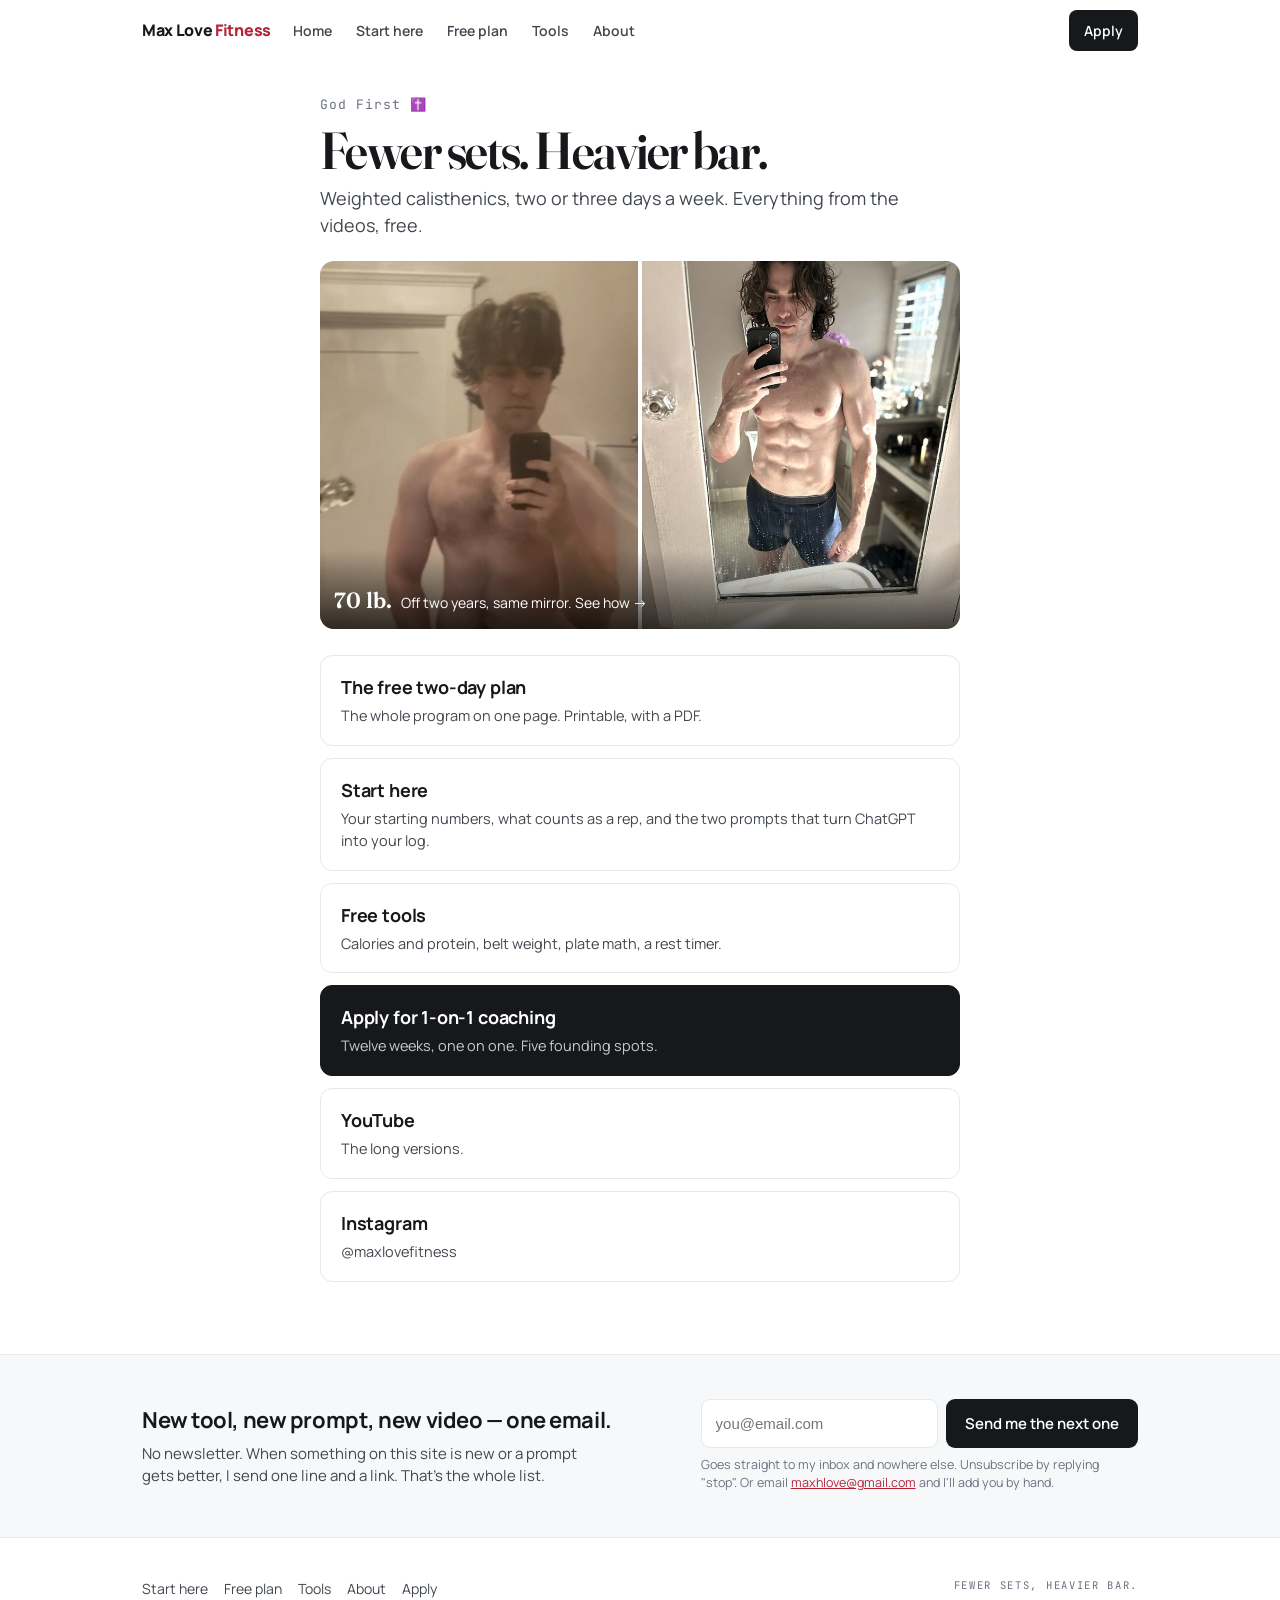
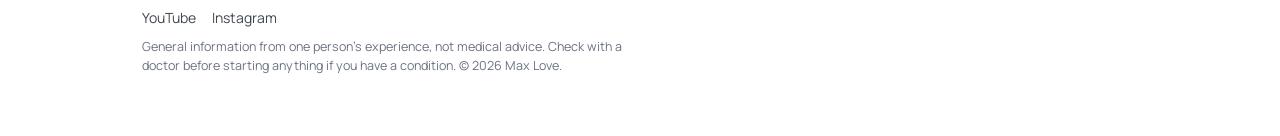
<file: links.html>
<!doctype html>
<html lang="en">
<head>
<meta charset="utf-8">
<meta name="viewport" content="width=device-width,initial-scale=1">
<title>Links · Max Love Fitness</title>
<meta name="description" content="Everything from the videos in one place: the free two-day plan, the tools, the log prompts, and the coaching application.">
<link rel="canonical" href="https://maxlovefitness.com/links.html">
<meta property="og:type" content="website"><meta property="og:site_name" content="Max Love Fitness">
<meta property="og:title" content="Links · Max Love Fitness"><meta property="og:description" content="Everything from the videos in one place: the free two-day plan, the tools, the log prompts, and the coaching application."><meta property="og:url" content="https://maxlovefitness.com/links.html">
<meta property="og:image" content="https://maxlovefitness.com/og.jpg"><meta property="og:image:width" content="1200"><meta property="og:image:height" content="630"><meta property="og:image:alt" content="Max Love, before and after: 70 lb lost, same guy, same mirror">
<meta name="twitter:card" content="summary_large_image"><meta name="twitter:image" content="https://maxlovefitness.com/og.jpg">
<link rel="icon" href="favicon.svg" type="image/svg+xml">
<link rel="apple-touch-icon" href="apple-touch-icon.jpg">
<link rel="manifest" href="site.webmanifest">
<link rel="preconnect" href="https://fonts.googleapis.com"><link rel="preconnect" href="https://fonts.gstatic.com" crossorigin>
<link rel="stylesheet" href="https://fonts.googleapis.com/css2?family=Fraunces:opsz,wght@9..144,500;9..144,600&family=Manrope:wght@400;500;600;700;800&family=EB+Garamond:ital@1&family=JetBrains+Mono:wght@400;600&display=swap">
<meta name="theme-color" content="#FFFFFF">
<link rel="stylesheet" href="site.css?v=83989c0b">

<style>
.hub{display:grid;gap:12px;margin-top:26px}
.hub .card{display:block;border:1px solid var(--rule);border-radius:12px;padding:18px 20px;text-decoration:none;color:var(--ink);background:#fff;transition:.14s}
.hub .card:hover{border-color:var(--ink3);transform:translateY(-1px)}
.hub .card b{display:block;font-size:18px;letter-spacing:-.01em}
.hub .card span{display:block;font-size:14.5px;color:var(--ink2);margin-top:4px}
.hub .card.apply{background:var(--ink);border-color:var(--ink);color:#fff}
.hub .card.apply span{color:#C7CBD0}
.hub .card.apply:hover{background:#000}
.tx{position:relative;display:grid;grid-template-columns:1fr 1fr;gap:4px;margin-top:22px;border-radius:14px;overflow:hidden;text-decoration:none;color:#fff;aspect-ratio:2/1.15}
.tx img{width:100%;height:100%;object-fit:cover;object-position:50% 12%}
.tx img:first-child{filter:saturate(.8) brightness(.9)}
.tx span{position:absolute;left:0;right:0;bottom:0;padding:34px 14px 12px;font-size:14px;background:linear-gradient(180deg,rgba(0,0,0,0),rgba(0,0,0,.7))}
.tx span b{font-family:"Fraunces",Georgia,serif;font-size:22px;font-weight:600;margin-right:6px}
@media (max-width:640px){.hub{margin-top:18px}.hub .card{padding:15px 16px}}
</style>
</head>
<body>
<a class="skip" href="#content">Skip to content</a>
<header class="hdr"><div class="wrap">
  <a class="brand" href="index.html">Max Love <span>Fitness</span></a>
  <nav class="nav" aria-label="Site"><a href="index.html">Home</a><a href="start.html">Start here</a><a href="plan.html">Free plan</a><a href="tools.html">Tools</a><a href="about.html">About</a></nav>
  <a class="btn dark" href="apply.html">Apply</a>
</div></header>
<div id="content">
<section class="band" style="padding-top:34px"><div class="narrow">
  <div class="eyebrow rv" style="text-transform:none;letter-spacing:.08em;font-size:13px">God First ✝️</div>
  <h1 class="hero rv d1" style="font-size:clamp(34px,6vw,52px);margin-top:10px">Fewer sets. Heavier bar.</h1>
  <p class="lede rv d2" style="margin-top:10px">Weighted calisthenics, two or three days a week. Everything from the videos, free.</p>
  <a class="tx rv d2" href="index.html#proof" aria-label="Seventy pounds off, and still off two years later: the transformation"><img src="sm/before-mirror.jpg" alt="Before" width="600" height="750" loading="lazy"><img src="sm/max-lean.jpg" alt="After" width="600" height="784" loading="lazy"><span><b>70 lb.</b> Off two years, same mirror. See how →</span></a>
  <div class="hub rv d3">
    <a class="card" href="plan.html"><b>The free two-day plan</b><span>The whole program on one page. Printable, with a PDF.</span></a>
    <a class="card" href="start.html"><b>Start here</b><span>Your starting numbers, what counts as a rep, and the two prompts that turn ChatGPT into your log.</span></a>
    <a class="card" href="tools.html"><b>Free tools</b><span>Calories and protein, belt weight, plate math, a rest timer.</span></a>
    <a class="card apply" href="apply.html"><b>Apply for 1-on-1 coaching</b><span>Twelve weeks, one on one. Five founding spots.</span></a>
    <a class="card" href="https://www.youtube.com/@maxlovefitness"><b>YouTube</b><span>The long versions.</span></a>
    <a class="card" href="https://instagram.com/maxlovefitness"><b>Instagram</b><span>@maxlovefitness</span></a>
  </div>
</div></section>
</div>
<p class="printfoot" style="display:none">maxlovefitness.com · fewer sets, heavier bar.</p>
<section class="sub" id="subscribe"><div class="wrap">
  <div>
    <h3>New tool, new prompt, new video — one email.</h3>
    <p>No newsletter. When something on this site is new or a prompt gets better, I send one line and a link. That's the whole list.</p>
  </div>
  <div>
    <form action="https://formsubmit.co/maxhlove@gmail.com" method="POST" id="subform">
      <input type="hidden" name="_subject" value="New subscriber — maxlovefitness.com">
      <input type="hidden" name="_template" value="table">
      <input type="hidden" name="_captcha" value="false">
      <input type="hidden" name="_next" value="https://maxlovefitness.com/links.html?subscribed=1#subscribe">
      <input type="hidden" name="Page" value="links.html">
      <input type="text" name="_honey" class="honey" tabindex="-1" autocomplete="off">
      <input type="email" name="Email" placeholder="you@email.com" required autocomplete="email" aria-label="Email address">
      <button class="btn dark" type="submit">Send me the next one</button>
    </form>
    <div class="ok" id="subok" hidden>Got it. You'll hear from me when there's something worth sending.</div>
    <p class="fine">Goes straight to my inbox and nowhere else. Unsubscribe by replying "stop". Or email <a href="mailto:maxhlove@gmail.com?subject=Add%20me%20to%20the%20list">maxhlove@gmail.com</a> and I'll add you by hand.</p>
  </div>
</div></section>
<footer><div class="wrap">
  <div>
    <div><a href="start.html">Start here</a><a href="plan.html">Free plan</a><a href="tools.html">Tools</a><a href="about.html">About</a><a href="apply.html">Apply</a></div>
    <div style="margin-top:8px"><a href="https://www.youtube.com/@maxlovefitness" rel="me noopener" target="_blank">YouTube</a><a href="https://www.instagram.com/maxlovefitness/" rel="me noopener" target="_blank">Instagram</a></div>
    <p class="fine">General information from one person's experience, not medical advice. Check with a doctor before starting anything if you have a condition. © 2026 Max Love.</p>
  </div>
  <div class="eyebrow">fewer sets, heavier bar.</div>
</div></footer>
<script>if("serviceWorker" in navigator){addEventListener("load",function(){navigator.serviceWorker.register("sw.js").catch(function(){})});}

document.documentElement.classList.add("js");
(function(){
  var h=document.querySelector(".hdr"); if(h){ var f=function(){h.classList.toggle("stuck",window.scrollY>8)}; f(); addEventListener("scroll",f,{passive:true}); }
  // inner pages: the headline enters word by word
  [].slice.call(document.querySelectorAll("h1.hero")).forEach(function(h){ if(h.children.length) return; h.classList.remove("rv"); h.innerHTML=h.textContent.trim().split(/\s+/).map(function(w,i){return '<span class="w" style="transition-delay:'+(i*45)+'ms">'+w+'</span>'}).join(" "); requestAnimationFrame(function(){ setTimeout(function(){ h.classList.add("in"); }, 40); }); });
  // phone: tuck the nav row on the way down, bring it back on the way up; paint range fills
  (function(){ var last=scrollY, hd=document.querySelector(".hdr"); addEventListener("scroll",function(){ var y=scrollY; if(innerWidth<=640&&hd){ if(y>last+6&&y>120) hd.classList.add("tuck"); else if(y<last-6) hd.classList.remove("tuck"); } last=y; },{passive:true}); })();
  (function(){ var rs=[].slice.call(document.querySelectorAll("input[type=range]")); var paint=function(r){ var mn=+r.min||0,mx=+r.max||100; r.style.setProperty("--fill",((+r.value-mn)/(mx-mn)*100)+"%"); }; rs.forEach(function(r){ paint(r); r.addEventListener("input",function(){paint(r)}); }); })();
  // long pages: mirror the contents list into a fixed rail that tracks the section in view
  (function(){ var toc=document.querySelector("nav.toc"); if(!toc||innerWidth<1180) return; var links=[].slice.call(toc.querySelectorAll("a[href^='#']")); if(links.length<4) return;
    var rail=document.createElement("nav"); rail.className="rail"; rail.setAttribute("aria-label","On this page"); rail.innerHTML=links.map(function(l){ return '<a href="'+l.getAttribute("href")+'">'+l.textContent.replace(/^\s*\d+\s*/,"")+'</a>'; }).join(""); document.body.appendChild(rail);
    var ra=[].slice.call(rail.querySelectorAll("a")), secs=links.map(function(l){ return document.querySelector(l.getAttribute("href")); });
    var paint=function(){ var idx=0; secs.forEach(function(s,i){ if(s && s.getBoundingClientRect().top<=innerHeight*.35) idx=i; }); ra.forEach(function(a,i){ a.classList.toggle("on",i===idx); }); };
    addEventListener("scroll",paint,{passive:true}); paint(); })();
  // inner pages: plain-text h2s assemble word by word as they enter
  (function(){ if(document.querySelector("h2.sec[data-split]")) return; var hs=[].slice.call(document.querySelectorAll("main h2, .plan h2, .about h2")).filter(function(h){ return !h.children.length && h.textContent.trim().split(/\s+/).length<=9; }); if(!hs.length) return;
    hs.forEach(function(h){ var t=h.textContent.trim(); h.setAttribute("aria-label",t); h.classList.add("split"); h.classList.remove("rv"); h.innerHTML=t.split(/\s+/).map(function(w,i){ return '<span class="sw"><i style="transition-delay:'+(i*50)+'ms">'+w+'</i></span>'; }).join(" "); });
    if(!("IntersectionObserver" in window)){ hs.forEach(function(h){h.classList.add("in")}); return; }
    var io=new IntersectionObserver(function(en){ en.forEach(function(x){ if(x.isIntersecting){ x.target.classList.add("in"); io.unobserve(x.target); } }); },{threshold:.4}); hs.forEach(function(h){ io.observe(h); });
    setTimeout(function(){ hs.forEach(function(h){ if(h.getBoundingClientRect().top<innerHeight) h.classList.add("in"); }); },1800); })();
  var els=[].slice.call(document.querySelectorAll(".rv"));
  if(!("IntersectionObserver" in window)){ els.forEach(function(e){e.classList.add("in")}); return; }
  var io=new IntersectionObserver(function(en){ en.forEach(function(x){ if(x.isIntersecting){ x.target.classList.add("in"); io.unobserve(x.target); } }); },{rootMargin:"0px 0px -8% 0px",threshold:.08});
  els.forEach(function(e){io.observe(e)});
  setTimeout(function(){els.forEach(function(e){if(e.getBoundingClientRect().top<innerHeight)e.classList.add("in")})},1800); // in-app browsers: never leave the fold blank
  // count-up
  var cs=[].slice.call(document.querySelectorAll("[data-count]"));
  var co=new IntersectionObserver(function(en){ en.forEach(function(x){ if(!x.isIntersecting) return; co.unobserve(x.target);
    var el=x.target, end=+el.getAttribute("data-count"), pre=el.getAttribute("data-pre")||"", t0=null;
    if(matchMedia("(prefers-reduced-motion: reduce)").matches){ el.textContent=pre+end; return; }
    var step=function(t){ if(!t0)t0=t; var p=Math.min(1,(t-t0)/900); var v=Math.round(end*(1-Math.pow(1-p,3))); el.textContent=pre+v; if(p<1) requestAnimationFrame(step); };
    requestAnimationFrame(step); }); },{threshold:.5});
  cs.forEach(function(e){co.observe(e)});
})();

if(new URLSearchParams(location.search).get("subscribed")==="1"){var f=document.getElementById("subform"),o=document.getElementById("subok");if(f&&o){f.hidden=true;o.hidden=false;}history.replaceState(null,"",location.pathname+"#subscribe");}</script>
</body>
</html>
</file>
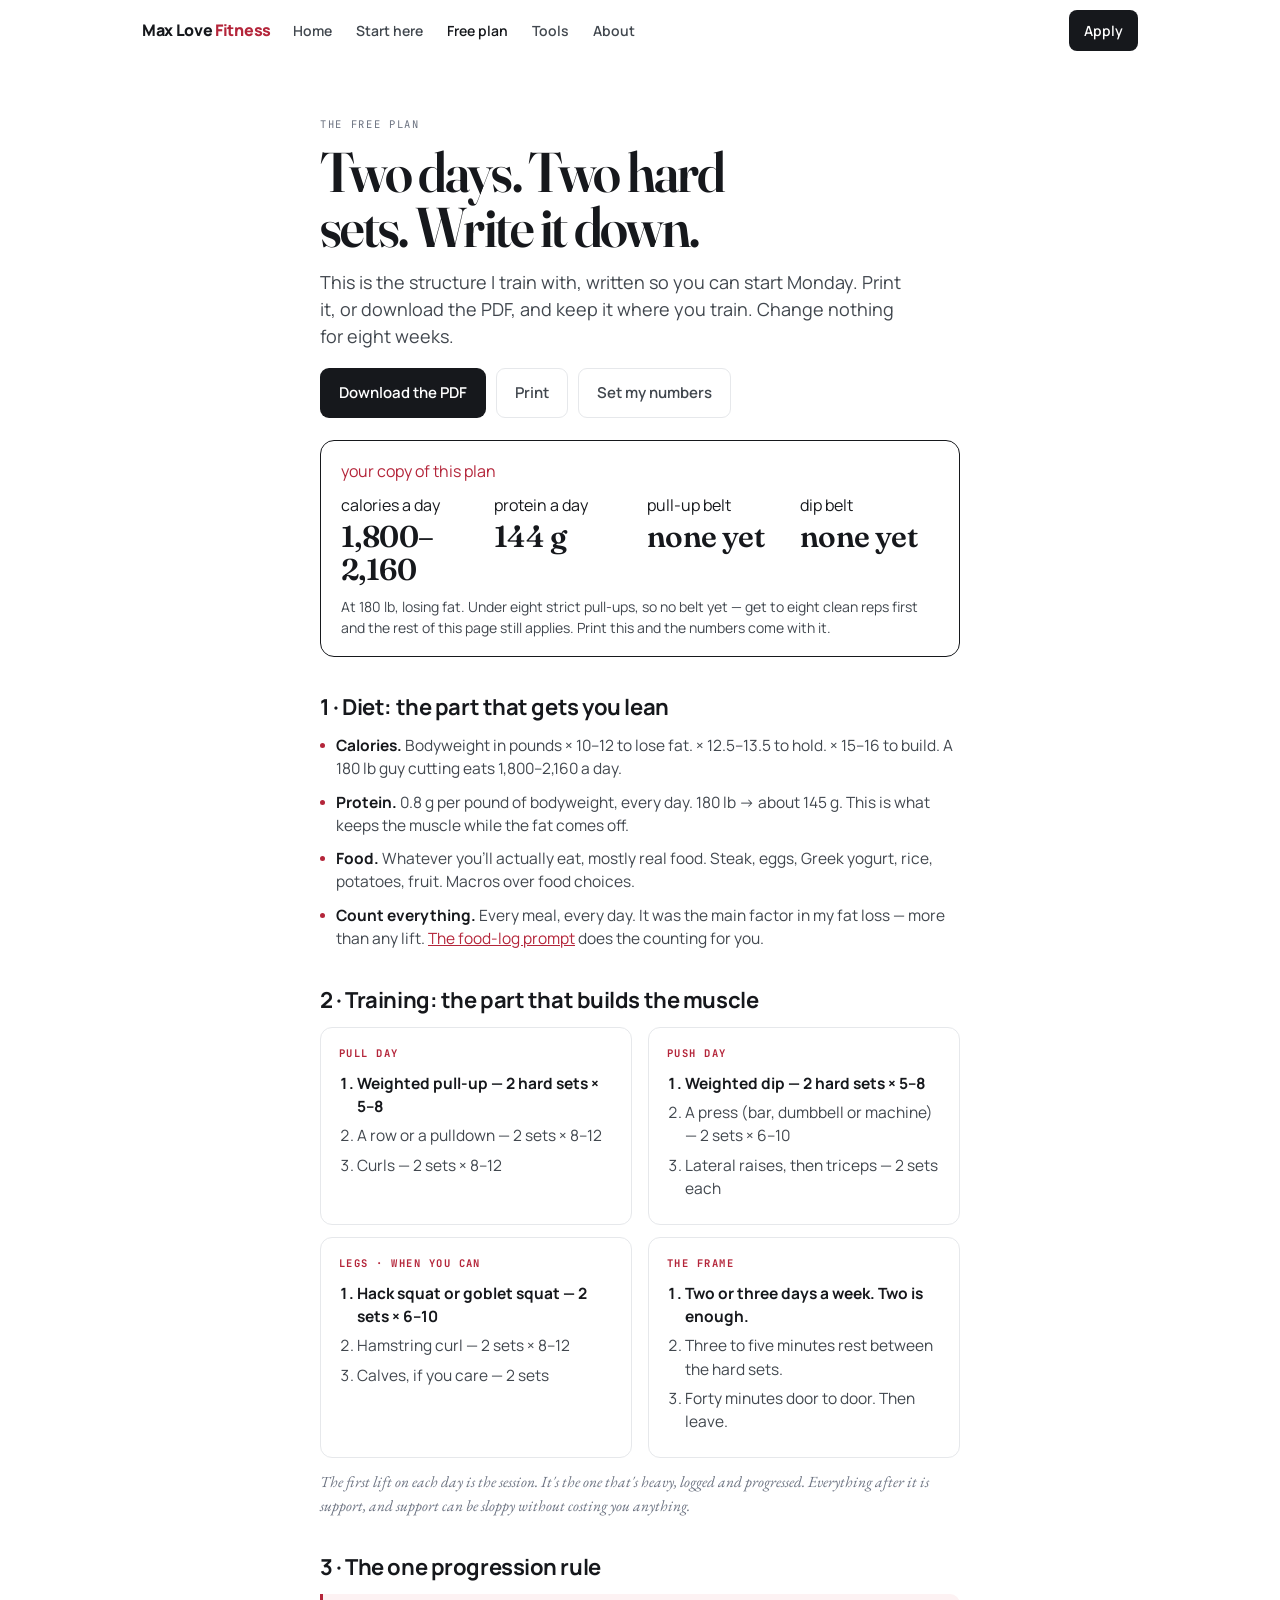
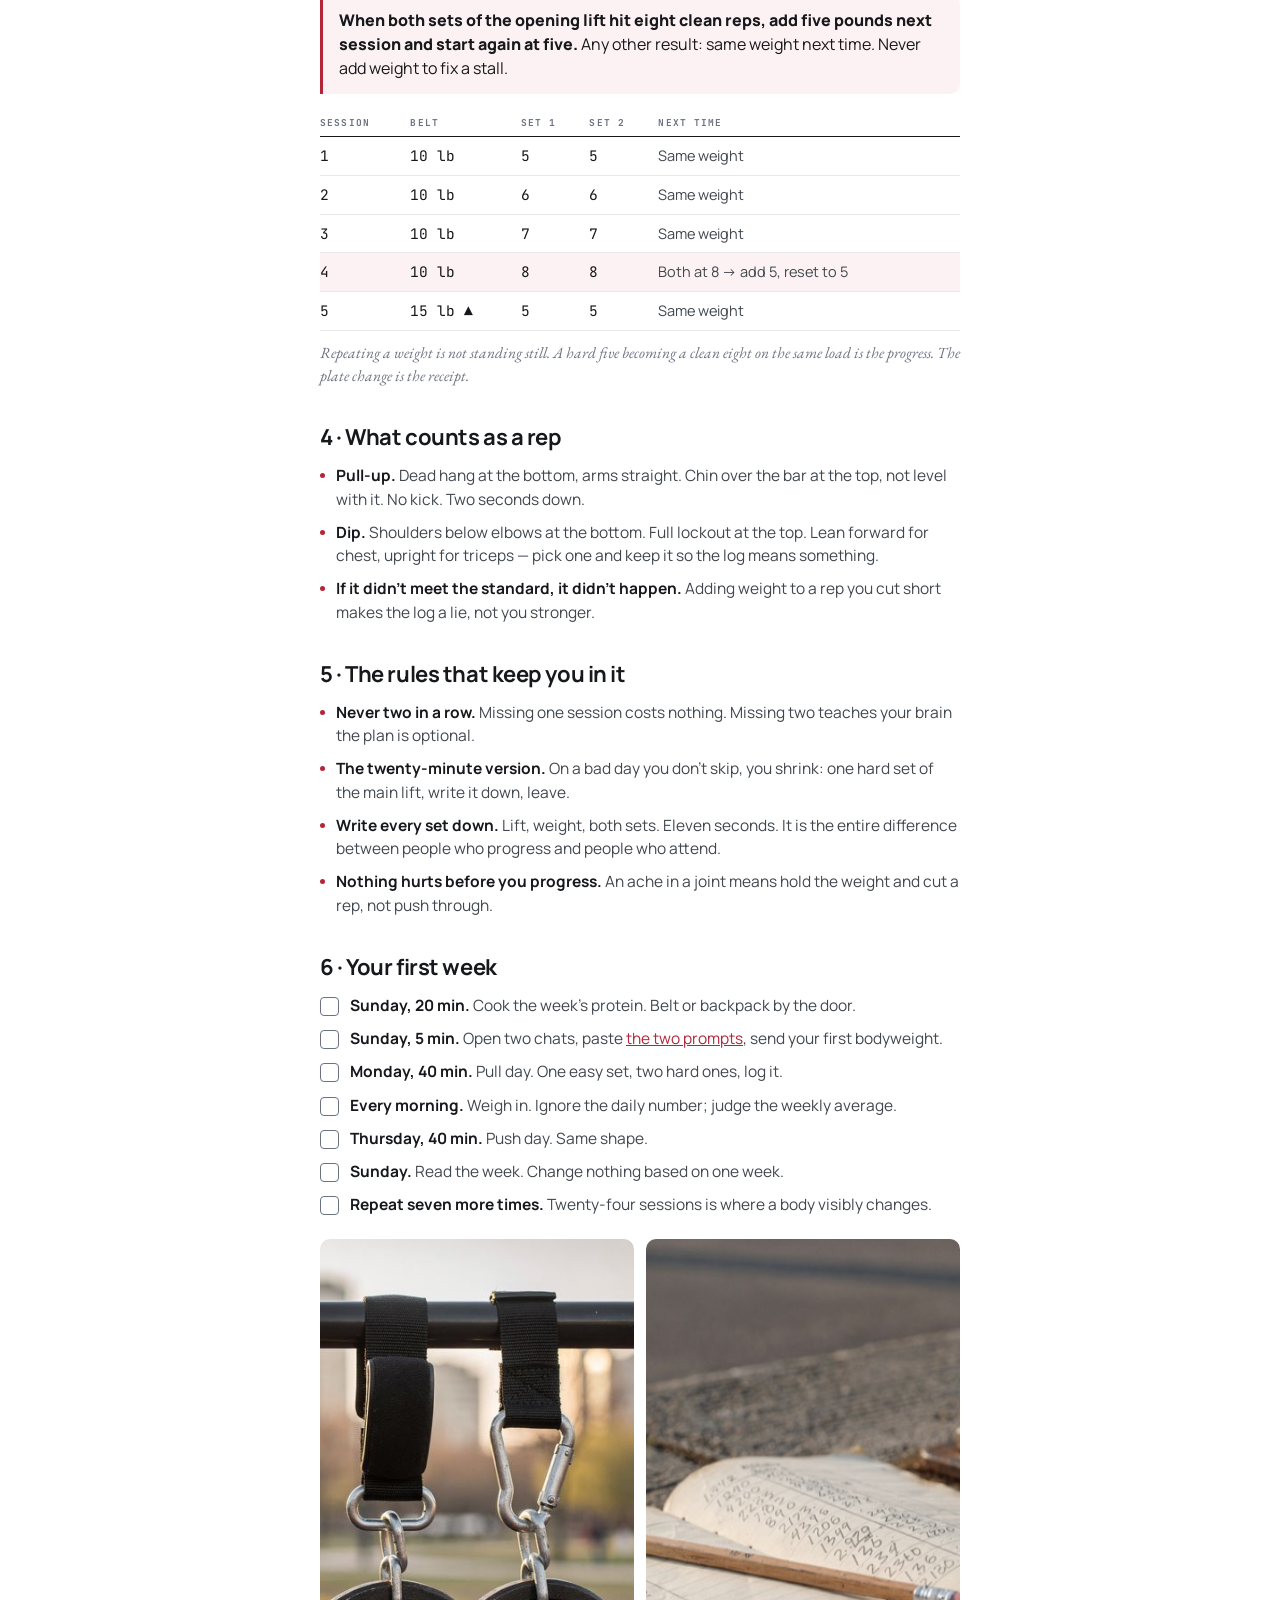
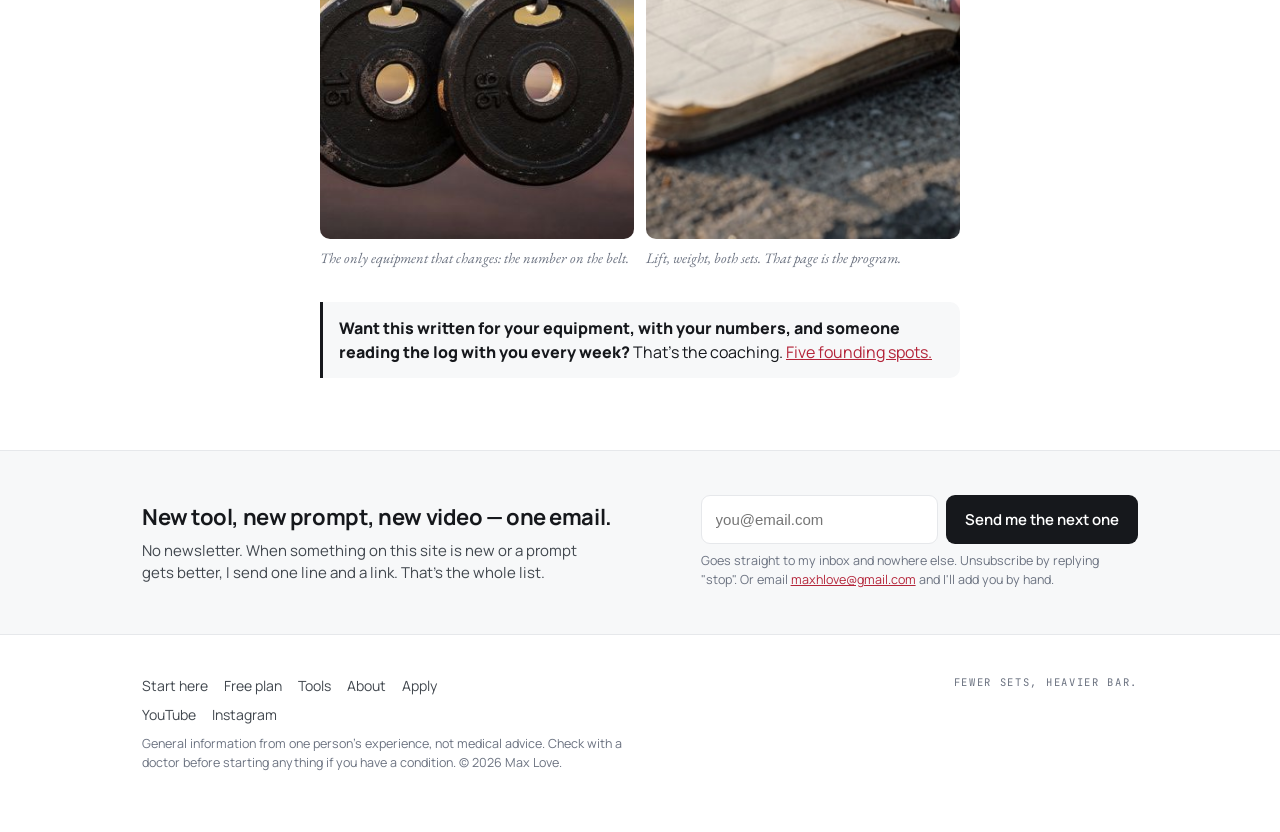
<file: plan.html>
<!doctype html>
<html lang="en">
<head>
<meta charset="utf-8">
<meta name="viewport" content="width=device-width,initial-scale=1">
<title>The Free Plan · Max Love Fitness</title>
<meta name="description" content="The two-day weighted calisthenics plan: pull day, push day, the progression rule, what counts as a rep, and your first week. Printable.">
<link rel="canonical" href="https://maxlovefitness.com/plan.html">
<meta property="og:type" content="website"><meta property="og:site_name" content="Max Love Fitness">
<meta property="og:title" content="The Free Plan · Max Love Fitness"><meta property="og:description" content="The two-day weighted calisthenics plan: pull day, push day, the progression rule, what counts as a rep, and your first week. Printable."><meta property="og:url" content="https://maxlovefitness.com/plan.html">
<meta property="og:image" content="https://maxlovefitness.com/og.jpg"><meta property="og:image:width" content="1200"><meta property="og:image:height" content="630"><meta property="og:image:alt" content="Max Love, before and after: 70 lb lost, same guy, same mirror">
<meta name="twitter:card" content="summary_large_image"><meta name="twitter:image" content="https://maxlovefitness.com/og.jpg">
<link rel="icon" href="favicon.svg" type="image/svg+xml">
<link rel="apple-touch-icon" href="apple-touch-icon.jpg">
<link rel="manifest" href="site.webmanifest">
<link rel="preconnect" href="https://fonts.googleapis.com"><link rel="preconnect" href="https://fonts.gstatic.com" crossorigin>
<link rel="stylesheet" href="https://fonts.googleapis.com/css2?family=Fraunces:opsz,wght@9..144,500;9..144,600&family=Manrope:wght@400;500;600;700;800&family=EB+Garamond:ital@1&family=JetBrains+Mono:wght@400;600&display=swap">
<meta name="theme-color" content="#FFFFFF">
<link rel="stylesheet" href="site.css?v=83989c0b">

<style>
.plan h3{font-size:22px;letter-spacing:-.02em;margin:34px 0 10px}
.two{display:grid;grid-template-columns:1fr 1fr;gap:16px}
.day{border:1px solid var(--rule);border-radius:12px;padding:18px;background:#fff}
.day h4{font-family:"JetBrains Mono",monospace;font-size:10.5px;letter-spacing:.14em;text-transform:uppercase;color:var(--red);margin-bottom:10px}
.day ol{padding-left:18px;font-size:15.5px;color:var(--ink2)}.day ol li{margin-bottom:6px}.day ol li:first-child{font-weight:700;color:var(--ink)}
.rule{border-left:3px solid var(--red);background:var(--red-wash);padding:14px 16px;border-radius:0 10px 10px 0;font-size:16px}
.rule b{font-weight:800}
table.d{border-collapse:collapse;width:100%;font-size:14.5px}
table.d th{text-align:left;font-family:"JetBrains Mono",monospace;font-size:9.5px;letter-spacing:.12em;text-transform:uppercase;color:var(--ink3);border-bottom:1px solid var(--ink);padding:6px 10px 6px 0}
table.d td{padding:8px 10px 8px 0;border-bottom:1px solid var(--rule);color:var(--ink2)}
table.d td.n{font-family:"JetBrains Mono",monospace;color:var(--ink);font-variant-numeric:tabular-nums}
table.d tr.hl td{background:var(--red-wash)}
ul.o{list-style:none}ul.o li{padding-left:16px;position:relative;margin-bottom:10px;font-size:15.5px;color:var(--ink2)}
ul.o li:before{content:"";position:absolute;left:0;top:9px;width:5px;height:5px;border-radius:50%;background:var(--red)}ul.o li b{color:var(--ink)}
.check{list-style:none;display:grid;gap:10px}.check li{display:grid;grid-template-columns:auto 1fr;gap:11px;font-size:15.5px;color:var(--ink2)}
.check li:before{content:"";width:17px;height:17px;border:1.5px solid var(--ink3);border-radius:4px;margin-top:3px}.check li b{color:var(--ink)}
.strip{display:grid;grid-template-columns:1fr 1fr;gap:12px;margin-top:22px}
.strip figure img{aspect-ratio:4/3;object-fit:cover;border-radius:10px}
.mine{margin-top:22px;border:1px solid var(--ink);border-radius:14px;padding:18px 20px;background:#fff}
.mine>.k{color:var(--red)}
.mine-grid{display:grid;grid-template-columns:repeat(4,1fr);gap:14px;margin-top:10px}
.mine-grid span{display:block}
.mine-grid b{display:block;font-family:"Fraunces",Georgia,serif;font-weight:600;font-size:clamp(22px,3vw,30px);letter-spacing:-.02em;line-height:1.1;margin-top:3px;font-variant-numeric:tabular-nums}
.mine-note{margin-top:10px;font-size:14px;color:var(--ink2)}
@media (max-width:640px){.mine-grid{grid-template-columns:1fr 1fr}}
@media print{.hdr,footer,.noprint,.sub{display:none!important}.plan-pre>*,.day,.card,.rule-box,table,blockquote{break-inside:avoid}.printfoot{display:block!important;margin-top:28px;padding-top:10px;border-top:1px solid #ccc;font-family:"JetBrains Mono",monospace;font-size:10px;letter-spacing:.14em;text-transform:uppercase;color:#6B7280}body{font-size:12.5px}.band{padding:0!important}.rv{opacity:1!important;transform:none!important}.two{grid-template-columns:1fr 1fr}.strip{display:none}a{color:inherit;text-decoration:none}}
@media (max-width:600px){.two,.strip{grid-template-columns:1fr}}
</style>
</head>
<body>
<a class="skip" href="#content">Skip to content</a>
<header class="hdr"><div class="wrap">
  <a class="brand" href="index.html">Max Love <span>Fitness</span></a>
  <nav class="nav" aria-label="Site"><a href="index.html">Home</a><a href="start.html">Start here</a><a href="plan.html" class="on">Free plan</a><a href="tools.html">Tools</a><a href="about.html">About</a></nav>
  <a class="btn dark" href="apply.html">Apply</a>
</div></header>
<div id="content">
<section class="band plan" style="padding-top:56px"><div class="narrow">
  <div class="eyebrow rv">the free plan</div>
  <h1 class="hero rv d1" style="font-size:clamp(34px,6vw,56px);margin-top:12px">Two days. Two hard sets. Write it down.</h1>
  <p class="lede rv d2" style="margin-top:14px">This is the structure I train with, written so you can start Monday. Print it, or download the PDF, and keep it where you train. Change nothing for eight weeks.</p>
  <div class="noprint rv d3" style="display:flex;gap:10px;flex-wrap:wrap;margin-top:18px"><a class="btn dark" href="plan.pdf" download="max-love-fitness-two-day-plan.pdf">Download the PDF</a><button class="btn ghost" onclick="window.print()">Print</button><a class="btn ghost" href="index.html#numbers">Set my numbers</a></div>

  <div class="mine" id="mine" hidden>
    <div class="k">your copy of this plan</div>
    <div class="mine-grid">
      <div><span class="k">calories a day</span><b id="mCal">—</b></div>
      <div><span class="k">protein a day</span><b id="mPro">—</b></div>
      <div><span class="k">pull-up belt</span><b id="mPull">—</b></div>
      <div><span class="k">dip belt</span><b id="mDip">—</b></div>
    </div>
    <p class="mine-note" id="mNote"></p>
  </div>

  <h3 class="rv">1 · Diet: the part that gets you lean</h3>
  <ul class="o rv">
    <li><b>Calories.</b> Bodyweight in pounds × 10–12 to lose fat. × 12.5–13.5 to hold. × 15–16 to build. A 180 lb guy cutting eats 1,800–2,160 a day.</li>
    <li><b>Protein.</b> 0.8 g per pound of bodyweight, every day. 180 lb → about 145 g. This is what keeps the muscle while the fat comes off.</li>
    <li><b>Food.</b> Whatever you'll actually eat, mostly real food. Steak, eggs, Greek yogurt, rice, potatoes, fruit. Macros over food choices.</li>
    <li><b>Count everything.</b> Every meal, every day. It was the main factor in my fat loss — more than any lift. <a href="start.html#prompts">The food-log prompt</a> does the counting for you.</li>
  </ul>

  <h3 class="rv">2 · Training: the part that builds the muscle</h3>
  <div class="two rv">
    <div class="day"><h4>Pull day</h4><ol><li>Weighted pull-up — 2 hard sets × 5–8</li><li>A row or a pulldown — 2 sets × 8–12</li><li>Curls — 2 sets × 8–12</li></ol></div>
    <div class="day"><h4>Push day</h4><ol><li>Weighted dip — 2 hard sets × 5–8</li><li>A press (bar, dumbbell or machine) — 2 sets × 6–10</li><li>Lateral raises, then triceps — 2 sets each</li></ol></div>
  </div>
  <div class="two rv" style="margin-top:12px">
    <div class="day"><h4>Legs · when you can</h4><ol><li>Hack squat or goblet squat — 2 sets × 6–10</li><li>Hamstring curl — 2 sets × 8–12</li><li>Calves, if you care — 2 sets</li></ol></div>
    <div class="day"><h4>The frame</h4><ol><li>Two or three days a week. Two is enough.</li><li>Three to five minutes rest between the hard sets.</li><li>Forty minutes door to door. Then leave.</li></ol></div>
  </div>
  <p class="note rv" style="margin-top:12px">The first lift on each day is the session. It's the one that's heavy, logged and progressed. Everything after it is support, and support can be sloppy without costing you anything.</p>

  <h3 class="rv">3 · The one progression rule</h3>
  <div class="rule rv"><b>When both sets of the opening lift hit eight clean reps, add five pounds next session and start again at five.</b> Any other result: same weight next time. Never add weight to fix a stall.</div>
  <table class="d rv" style="margin-top:16px"><thead><tr><th>Session</th><th>Belt</th><th>Set 1</th><th>Set 2</th><th>Next time</th></tr></thead><tbody>
    <tr><td class="n">1</td><td class="n">10 lb</td><td class="n">5</td><td class="n">5</td><td>Same weight</td></tr>
    <tr><td class="n">2</td><td class="n">10 lb</td><td class="n">6</td><td class="n">6</td><td>Same weight</td></tr>
    <tr><td class="n">3</td><td class="n">10 lb</td><td class="n">7</td><td class="n">7</td><td>Same weight</td></tr>
    <tr class="hl"><td class="n">4</td><td class="n">10 lb</td><td class="n">8</td><td class="n">8</td><td>Both at 8 → add 5, reset to 5</td></tr>
    <tr><td class="n">5</td><td class="n">15 lb ▲</td><td class="n">5</td><td class="n">5</td><td>Same weight</td></tr>
  </tbody></table>
  <p class="note rv" style="margin-top:10px">Repeating a weight is not standing still. A hard five becoming a clean eight on the same load <em>is</em> the progress. The plate change is the receipt.</p>

  <h3 class="rv">4 · What counts as a rep</h3>
  <ul class="o rv">
    <li><b>Pull-up.</b> Dead hang at the bottom, arms straight. Chin over the bar at the top, not level with it. No kick. Two seconds down.</li>
    <li><b>Dip.</b> Shoulders below elbows at the bottom. Full lockout at the top. Lean forward for chest, upright for triceps — pick one and keep it so the log means something.</li>
    <li><b>If it didn't meet the standard, it didn't happen.</b> Adding weight to a rep you cut short makes the log a lie, not you stronger.</li>
  </ul>

  <h3 class="rv">5 · The rules that keep you in it</h3>
  <ul class="o rv">
    <li><b>Never two in a row.</b> Missing one session costs nothing. Missing two teaches your brain the plan is optional.</li>
    <li><b>The twenty-minute version.</b> On a bad day you don't skip, you shrink: one hard set of the main lift, write it down, leave.</li>
    <li><b>Write every set down.</b> Lift, weight, both sets. Eleven seconds. It is the entire difference between people who progress and people who attend.</li>
    <li><b>Nothing hurts before you progress.</b> An ache in a joint means hold the weight and cut a rep, not push through.</li>
  </ul>

  <h3 class="rv">6 · Your first week</h3>
  <ul class="check rv">
    <li><span><b>Sunday, 20 min.</b> Cook the week's protein. Belt or backpack by the door.</span></li>
    <li><span><b>Sunday, 5 min.</b> Open two chats, paste <a href="start.html#prompts">the two prompts</a>, send your first bodyweight.</span></li>
    <li><span><b>Monday, 40 min.</b> Pull day. One easy set, two hard ones, log it.</span></li>
    <li><span><b>Every morning.</b> Weigh in. Ignore the daily number; judge the weekly average.</span></li>
    <li><span><b>Thursday, 40 min.</b> Push day. Same shape.</span></li>
    <li><span><b>Sunday.</b> Read the week. Change nothing based on one week.</span></li>
    <li><span><b>Repeat seven more times.</b> Twenty-four sessions is where a body visibly changes.</span></li>
  </ul>

  <div class="strip rv noprint">
    <figure class="cap"><img src="belt.jpg" alt="Dip belt with plates" width="800" height="600"><figcaption>The only equipment that changes: the number on the belt.</figcaption></figure>
    <figure class="cap"><img src="notebook.jpg" alt="Training notebook" width="800" height="600"><figcaption>Lift, weight, both sets. That page is the program.</figcaption></figure>
  </div>

  <div class="rule rv noprint" style="margin-top:34px;border-color:var(--ink);background:var(--wash)"><b>Want this written for your equipment, with your numbers, and someone reading the log with you every week?</b> That's the coaching. <a href="apply.html">Five founding spots.</a></div>
</div></section>
</div>
<p class="printfoot" style="display:none">maxlovefitness.com · fewer sets, heavier bar.</p>
<section class="sub" id="subscribe"><div class="wrap">
  <div>
    <h3>New tool, new prompt, new video — one email.</h3>
    <p>No newsletter. When something on this site is new or a prompt gets better, I send one line and a link. That's the whole list.</p>
  </div>
  <div>
    <form action="https://formsubmit.co/maxhlove@gmail.com" method="POST" id="subform">
      <input type="hidden" name="_subject" value="New subscriber — maxlovefitness.com">
      <input type="hidden" name="_template" value="table">
      <input type="hidden" name="_captcha" value="false">
      <input type="hidden" name="_next" value="https://maxlovefitness.com/plan.html?subscribed=1#subscribe">
      <input type="hidden" name="Page" value="plan.html">
      <input type="text" name="_honey" class="honey" tabindex="-1" autocomplete="off">
      <input type="email" name="Email" placeholder="you@email.com" required autocomplete="email" aria-label="Email address">
      <button class="btn dark" type="submit">Send me the next one</button>
    </form>
    <div class="ok" id="subok" hidden>Got it. You'll hear from me when there's something worth sending.</div>
    <p class="fine">Goes straight to my inbox and nowhere else. Unsubscribe by replying "stop". Or email <a href="mailto:maxhlove@gmail.com?subject=Add%20me%20to%20the%20list">maxhlove@gmail.com</a> and I'll add you by hand.</p>
  </div>
</div></section>
<footer><div class="wrap">
  <div>
    <div><a href="start.html">Start here</a><a href="plan.html">Free plan</a><a href="tools.html">Tools</a><a href="about.html">About</a><a href="apply.html">Apply</a></div>
    <div style="margin-top:8px"><a href="https://www.youtube.com/@maxlovefitness" rel="me noopener" target="_blank">YouTube</a><a href="https://www.instagram.com/maxlovefitness/" rel="me noopener" target="_blank">Instagram</a></div>
    <p class="fine">General information from one person's experience, not medical advice. Check with a doctor before starting anything if you have a condition. © 2026 Max Love.</p>
  </div>
  <div class="eyebrow">fewer sets, heavier bar.</div>
</div></footer>
<script>if("serviceWorker" in navigator){addEventListener("load",function(){navigator.serviceWorker.register("sw.js").catch(function(){})});}

document.documentElement.classList.add("js");
(function(){
  var h=document.querySelector(".hdr"); if(h){ var f=function(){h.classList.toggle("stuck",window.scrollY>8)}; f(); addEventListener("scroll",f,{passive:true}); }
  // inner pages: the headline enters word by word
  [].slice.call(document.querySelectorAll("h1.hero")).forEach(function(h){ if(h.children.length) return; h.classList.remove("rv"); h.innerHTML=h.textContent.trim().split(/\s+/).map(function(w,i){return '<span class="w" style="transition-delay:'+(i*45)+'ms">'+w+'</span>'}).join(" "); requestAnimationFrame(function(){ setTimeout(function(){ h.classList.add("in"); }, 40); }); });
  // phone: tuck the nav row on the way down, bring it back on the way up; paint range fills
  (function(){ var last=scrollY, hd=document.querySelector(".hdr"); addEventListener("scroll",function(){ var y=scrollY; if(innerWidth<=640&&hd){ if(y>last+6&&y>120) hd.classList.add("tuck"); else if(y<last-6) hd.classList.remove("tuck"); } last=y; },{passive:true}); })();
  (function(){ var rs=[].slice.call(document.querySelectorAll("input[type=range]")); var paint=function(r){ var mn=+r.min||0,mx=+r.max||100; r.style.setProperty("--fill",((+r.value-mn)/(mx-mn)*100)+"%"); }; rs.forEach(function(r){ paint(r); r.addEventListener("input",function(){paint(r)}); }); })();
  // long pages: mirror the contents list into a fixed rail that tracks the section in view
  (function(){ var toc=document.querySelector("nav.toc"); if(!toc||innerWidth<1180) return; var links=[].slice.call(toc.querySelectorAll("a[href^='#']")); if(links.length<4) return;
    var rail=document.createElement("nav"); rail.className="rail"; rail.setAttribute("aria-label","On this page"); rail.innerHTML=links.map(function(l){ return '<a href="'+l.getAttribute("href")+'">'+l.textContent.replace(/^\s*\d+\s*/,"")+'</a>'; }).join(""); document.body.appendChild(rail);
    var ra=[].slice.call(rail.querySelectorAll("a")), secs=links.map(function(l){ return document.querySelector(l.getAttribute("href")); });
    var paint=function(){ var idx=0; secs.forEach(function(s,i){ if(s && s.getBoundingClientRect().top<=innerHeight*.35) idx=i; }); ra.forEach(function(a,i){ a.classList.toggle("on",i===idx); }); };
    addEventListener("scroll",paint,{passive:true}); paint(); })();
  // inner pages: plain-text h2s assemble word by word as they enter
  (function(){ if(document.querySelector("h2.sec[data-split]")) return; var hs=[].slice.call(document.querySelectorAll("main h2, .plan h2, .about h2")).filter(function(h){ return !h.children.length && h.textContent.trim().split(/\s+/).length<=9; }); if(!hs.length) return;
    hs.forEach(function(h){ var t=h.textContent.trim(); h.setAttribute("aria-label",t); h.classList.add("split"); h.classList.remove("rv"); h.innerHTML=t.split(/\s+/).map(function(w,i){ return '<span class="sw"><i style="transition-delay:'+(i*50)+'ms">'+w+'</i></span>'; }).join(" "); });
    if(!("IntersectionObserver" in window)){ hs.forEach(function(h){h.classList.add("in")}); return; }
    var io=new IntersectionObserver(function(en){ en.forEach(function(x){ if(x.isIntersecting){ x.target.classList.add("in"); io.unobserve(x.target); } }); },{threshold:.4}); hs.forEach(function(h){ io.observe(h); });
    setTimeout(function(){ hs.forEach(function(h){ if(h.getBoundingClientRect().top<innerHeight) h.classList.add("in"); }); },1800); })();
  var els=[].slice.call(document.querySelectorAll(".rv"));
  if(!("IntersectionObserver" in window)){ els.forEach(function(e){e.classList.add("in")}); return; }
  var io=new IntersectionObserver(function(en){ en.forEach(function(x){ if(x.isIntersecting){ x.target.classList.add("in"); io.unobserve(x.target); } }); },{rootMargin:"0px 0px -8% 0px",threshold:.08});
  els.forEach(function(e){io.observe(e)});
  setTimeout(function(){els.forEach(function(e){if(e.getBoundingClientRect().top<innerHeight)e.classList.add("in")})},1800); // in-app browsers: never leave the fold blank
  // count-up
  var cs=[].slice.call(document.querySelectorAll("[data-count]"));
  var co=new IntersectionObserver(function(en){ en.forEach(function(x){ if(!x.isIntersecting) return; co.unobserve(x.target);
    var el=x.target, end=+el.getAttribute("data-count"), pre=el.getAttribute("data-pre")||"", t0=null;
    if(matchMedia("(prefers-reduced-motion: reduce)").matches){ el.textContent=pre+end; return; }
    var step=function(t){ if(!t0)t0=t; var p=Math.min(1,(t-t0)/900); var v=Math.round(end*(1-Math.pow(1-p,3))); el.textContent=pre+v; if(p<1) requestAnimationFrame(step); };
    requestAnimationFrame(step); }); },{threshold:.5});
  cs.forEach(function(e){co.observe(e)});
})();

if(new URLSearchParams(location.search).get("subscribed")==="1"){var f=document.getElementById("subform"),o=document.getElementById("subok");if(f&&o){f.hidden=true;o.hidden=false;}history.replaceState(null,"",location.pathname+"#subscribe");}</script>
<script>
(function(){
  var sv=null, pu=0;
  try{ sv=JSON.parse(localStorage.getItem("mlf_numbers")||"null"); pu=+localStorage.getItem("mlf_pu")||0; }catch(e){}
  if(!sv||!sv.bw) return;
  var bw=sv.bw, g=sv.goal||"cut";
  var r=function(n){return Math.round(bw*n/10)*10}, c=g==="cut"?[r(10),r(12)]:g==="hold"?[r(12.5),r(13.5)]:[r(15),r(16)];
  var p=Math.round(bw*0.8);
  var start=function(n){ return n<8?null:n<=10?10:n<=14?20:n<=19?35:45; };
  var w=start(pu);
  var $=function(i){return document.getElementById(i)};
  $("mCal").textContent=c[0].toLocaleString()+"–"+c[1].toLocaleString();
  $("mPro").textContent=p+" g";
  $("mPull").textContent = w===null ? "none yet" : "+"+w+" lb";
  $("mDip").textContent  = w===null ? "none yet" : "+"+(w+10)+" lb";
  $("mNote").innerHTML = "At "+bw+" lb, "+(g==="cut"?"losing fat":g==="hold"?"holding":"building")+". "+
    (w===null ? "Under eight strict pull-ups, so no belt yet — get to eight clean reps first and the rest of this page still applies."
              : "Both sets of the opening lift at eight clean reps → add five pounds next session and start again at five.")+
    " Print this and the numbers come with it.";
  $("mine").hidden=false;
})();
</script>
</body>
</html>
</file>
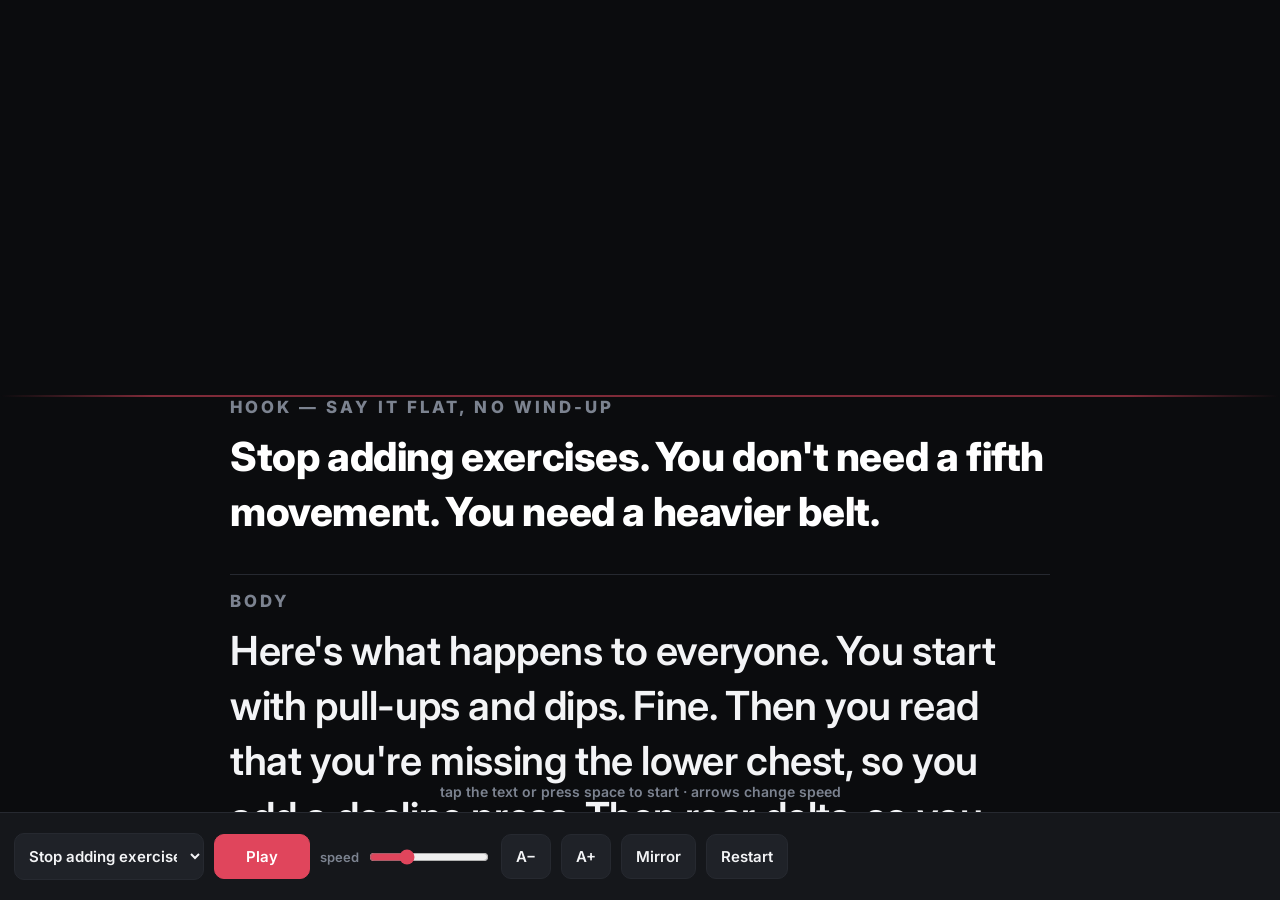
<file: prompter.html>
<!doctype html><html lang="en"><head><meta charset="utf-8"><meta name="viewport" content="width=device-width,initial-scale=1,viewport-fit=cover"><meta name="color-scheme" content="dark"><meta name="robots" content="noindex,nofollow"><title>Teleprompter</title>
<link rel="stylesheet" href="https://fonts.googleapis.com/css2?family=Inter:wght@500;600;800&display=swap">
<style>
  :root{--bg:#0B0C0E;--fg:#F3F4F6;--dim:#7C8390;--red:#E0455C;--bar:#15171B;--line:#262930}
  html,body{height:100%}
  body{margin:0;background:var(--bg);color:var(--fg);font-family:Inter,system-ui,-apple-system,sans-serif;-webkit-font-smoothing:antialiased;overflow:hidden}
  #stage{position:fixed;inset:0 0 88px 0;overflow-y:auto;overflow-x:hidden;scroll-behavior:auto;-webkit-overflow-scrolling:touch}
  #stage.mirror{transform:scaleX(-1)}
  .script{max-width:820px;margin:0 auto;padding:44vh 28px 70vh;font-size:var(--fs,40px);line-height:1.38;font-weight:600;letter-spacing:-.01em}
  .script p{margin:0 0 .85em}
  .script h2{font-size:.42em;letter-spacing:.18em;text-transform:uppercase;color:var(--dim);font-weight:800;margin:1.6em 0 .6em;border-top:1px solid var(--line);padding-top:.9em}
  .script h2:first-child{border:0;margin-top:0;padding-top:0}
  .script .cue{color:var(--dim);font-style:italic;font-weight:500;font-size:.62em}
  .script .note{color:var(--red);font-weight:600;font-size:.55em;line-height:1.35;border-left:3px solid var(--red);padding-left:.8em}
  .script .alt{color:var(--dim);font-weight:500;font-size:.72em}
  .script .hook{color:#fff;font-weight:800}
  .script .end{color:var(--dim);font-size:.5em;letter-spacing:.2em;text-transform:uppercase;text-align:center;margin-top:3em}
  #eye{position:fixed;left:0;right:0;top:calc(44vh - 1px);height:2px;background:linear-gradient(90deg,transparent,rgba(224,69,92,.55) 12%,rgba(224,69,92,.55) 88%,transparent);pointer-events:none}
  #prog{position:fixed;left:0;top:0;height:3px;background:var(--red);width:0}
  #bar{position:fixed;left:0;right:0;bottom:0;height:88px;background:var(--bar);border-top:1px solid var(--line);display:flex;align-items:center;gap:10px;padding:0 14px;box-sizing:border-box;overflow-x:auto;scrollbar-width:none}
  #bar::-webkit-scrollbar{display:none}
  .btn{flex:0 0 auto;background:#1F2228;color:var(--fg);border:1px solid var(--line);border-radius:10px;padding:12px 14px;font:600 15px Inter,sans-serif;cursor:pointer;min-width:44px}
  .btn:active{background:#2A2E36}
  .btn.play{background:var(--red);border-color:var(--red);color:#fff;min-width:96px}
  .btn.on{outline:2px solid var(--red);outline-offset:1px}
  select{flex:0 0 auto;background:#1F2228;color:var(--fg);border:1px solid var(--line);border-radius:10px;padding:12px 10px;font:600 15px Inter,sans-serif;max-width:190px}
  .spd{display:flex;align-items:center;gap:8px;flex:0 0 auto;color:var(--dim);font-size:13px;font-weight:600}
  .spd input{width:120px;accent-color:var(--red)}
  #hint{position:fixed;left:0;right:0;bottom:100px;text-align:center;color:var(--dim);font-size:14px;font-weight:600;pointer-events:none;transition:opacity .4s}
  #hint.hide{opacity:0}
  .btn:focus-visible,select:focus-visible{outline:2px solid var(--red);outline-offset:2px}
</style></head><body>

<div id="prog"></div>
<div id="eye"></div>
<div id="stage"><div class="script" id="script"></div></div>
<div id="hint">tap the text or press space to start · arrows change speed</div>
<div id="bar">
  <select id="pick" aria-label="Script"></select>
  <button class="btn play" id="play">Play</button>
  <div class="spd"><span>speed</span><input id="speed" type="range" min="10" max="140" value="48" aria-label="Scroll speed"></div>
  <button class="btn" id="smaller" aria-label="Smaller text">A−</button>
  <button class="btn" id="bigger" aria-label="Bigger text">A+</button>
  <button class="btn" id="mirror" aria-pressed="false">Mirror</button>
  <button class="btn" id="top">Restart</button>
</div>

<script>
// Spoken text only. Cues in italics are for the operator, not for reading aloud.
const SCRIPTS = {
"stop-short": {name:"Stop adding exercises · SHORT (60–70s)", parts:[
 ["h2","hook — say it flat, no wind-up"],
 ["hook","Stop adding exercises. You don't need a fifth movement. You need a heavier belt."],
 ["h2","body"],
 ["p","Here's what happens to everyone. You start with pull-ups and dips. Fine. Then you read that you're missing the lower chest, so you add a decline press. Then rear delts, so you add face pulls. Then someone says you need direct arm work."],
 ["p","Now you've got nine exercises, you're in there for ninety minutes, and every single set is easy because you've got eight more coming. Nine exercises means nine sets you're pacing yourself through."],
 ["p","I have two that matter. Weighted pull-up opens one day. Weighted dip opens the other. Two hard sets each, three to five minutes rest, and I write the number down."],
 ["p","The first plate on my belt was twenty pounds. It's a hundred now, for five. The dip is two-oh-five."],
 ["note","NUMBER CHECK — your log says pull-up +100 × 5 and chin-up +125 × 1. You told Lane A \"135 lbs 1\". Say whichever number is true today, and say the same one in every video."],
 ["p","Nothing was added. The same two lifts just got heavier, over and over, for a long time."],
 ["p","Variety is what you do when you can't measure progress. A number on a belt you can measure."],
 ["h2","cta"],
 ["p","Comment PLAN and I'll send you the two-day routine."],
 ["alt","alt: Or grab it free at maxlovefitness.com — link in bio."],
 ["end","end"]
]},
"stop-long": {name:"Stop adding exercises · LONG (6 min)", parts:[
 ["h2","0:00 — hook and promise"],
 ["hook","Stop adding exercises."],
 ["p","If your workout has more than about four movements in it, that's the reason you look the same as last year. Not your genetics, not your split, not your supplements."],
 ["p","I'm going to show you why more exercises makes you weaker, what to do instead, and the one number that replaces all of it. This takes about six minutes and you can use it tomorrow."],
 ["h2","0:30 — how the pile happens"],
 ["p","Nobody decides to do nine exercises. It accumulates."],
 ["p","You start with two or three movements that actually work. Then you see a video about a muscle you're 'neglecting'. So you add one. Then another. Each one seems reasonable on its own."],
 ["p","Six months later you're doing nine exercises, ninety minutes, and here's the part nobody says out loud: you can't go hard on the first one, because you know there are eight more waiting."],
 ["p","So every set becomes a seven out of ten. You do a lot of seven-out-of-ten work, you feel tired, and tired feels like progress. It isn't."],
 ["cue","[b-roll: a crowded gym floor, or the bar]"],
 ["h2","1:30 — the actual mechanism"],
 ["p","Muscle grows when you make it do something it couldn't do before. That's the whole mechanism. More weight, or more reps at the same weight, than last time."],
 ["p","Notice what's not in that sentence: variety. Novelty. Hitting it from a new angle."],
 ["p","Those things aren't useless, they're just downstream. They're what you argue about after the main lifts are heavy, and almost nobody gets there, because they spent their energy on the argument instead of the bar."],
 ["p","Here's the test. Do you know what you lifted on your main movement last session? The exact weight and the exact reps? If you don't, you're not overloading anything. You're just visiting."],
 ["h2","2:45 — what to do instead"],
 ["p","Two lifts carry your upper body. A vertical pull and a dip."],
 ["p","Pull day: weighted pull-up first, two hard sets of five to eight. Then a row or a pulldown. Then curls."],
 ["p","Push day: weighted dip first, same two sets. Then a press, lateral raises, triceps."],
 ["p","Legs when you can. Hack squat, hamstring curl."],
 ["p","Two hard sets each. Three to five minutes rest, and I mean actually rest, not scroll for ninety seconds. If you're not resting that long you're not lifting heavy enough to need it."],
 ["p","Forty minutes, door to door. Two or three days a week."],
 ["cue","[b-roll: the belt going on, the plates]"],
 ["h2","4:15 — the one number"],
 ["p","Then you write it down. Lift, weight, both sets."],
 ["p","That page is the program. Next session you look at it: if both sets hit eight, add five pounds and start again at five. If they didn't, do the same weight until they do."],
 ["p","Own the weight, then leave it. That's all progressive overload is, and it's the only thing separating people who change from people who attend."],
 ["p","My first plate was twenty pounds. Now it's a hundred for five, the dip is two-oh-five, and the chin-up is one twenty-five. I never added an exercise. The same lifts got heavier."],
 ["note","NUMBER CHECK — same as the short: confirm the pull-up and chin-up numbers before you say them."],
 ["h2","5:15 — the objection, and the honest part"],
 ["p","Someone's going to say you need more volume to grow. Maybe, eventually. But you don't have a volume problem, you have an intensity problem, and adding exercises makes intensity worse, not better."],
 ["p","And I'll be straight with you about the other half: the training built the muscle. The training did not make me lean. Counting my food did that, every day, and no exercise you add will fix a diet you haven't measured."],
 ["h2","6:00 — close"],
 ["p","Two lifts. Two hard sets. Write it down. Add five pounds when both sets hit eight."],
 ["p","Comment PLAN and I'll send you the routine and the numbers for your bodyweight. Subscribe if you want the rest of this."],
 ["alt","alt: The plan's free at maxlovefitness.com, link in the description."],
 ["end","end"]
]},
"ai-short": {name:"Your AI is your logger · SHORT (60–70s)", parts:[
 ["h2","hook"],
 ["hook","I haven't opened a training app in over a year. I log everything in ChatGPT, and it's better."],
 ["h2","body"],
 ["p","Here's what an app does. It stores the number you typed. Then it shows you a chart and sends you a streak notification."],
 ["p","Here's what a log actually has to do. Store the set. Compare it to last time. Decide what you lift next. Warn you when something's wrong. Apps stop at step one and leave the other three to you, at the bar, tired."],
 ["p","So I gave a chat one prompt. It knows my two lifts, my rule — both sets hit eight, add five pounds — and my numbers. After a session I type four characters and a number. Pull, twenty, eight and seven."],
 ["p","It reprints my whole log, tells me I went up, and tells me exactly what to lift next time. Three lines. Never a paragraph."],
 ["p","If I stall three sessions in a row it says so and asks about my sleep. If I say my elbow feels off it holds the weight until I say it's quiet. If I miss two sessions it tells me. An app has never once done any of that."],
 ["p","It's free. The prompt's on my site, with your numbers already filled in."],
 ["h2","cta"],
 ["p","Link's in the bio. maxlovefitness.com, start here."],
 ["end","end"]
]},
"ai-long": {name:"Your AI is your logger · LONG (6 min)", parts:[
 ["h2","0:00 — hook and promise"],
 ["hook","I haven't opened a training app in over a year, and my log is better than it's ever been."],
 ["p","I use ChatGPT. Not to coach me — to log for me. In six minutes I'll show you exactly how, you'll see it work live, and both prompts are free at the end with your numbers already in them."],
 ["h2","0:30 — store versus decide"],
 ["cue","[deck: page 2]"],
 ["p","An app does one thing: it stores what you type. Everything after that — comparing to last time, deciding whether to add weight, noticing you've been flat for three weeks — it leaves to you. And you're standing at a bar, tired, trying to remember what you did last Thursday."],
 ["p","A log has four jobs. Store, compare, decide, warn. Give a chat the rule once and it does all four, every session, and it answers back."],
 ["h2","1:30 — the setup"],
 ["cue","[deck: page 3]"],
 ["p","Two chats. One for training, one for food. Paste a prompt into each — your bodyweight, your targets, your two lifts, your starting loads, and one rule. It says 'log ready' and waits."],
 ["p","Then you never open a new chat again. That's the only thing you have to remember. The whole value is that it remembers what you lifted last time, and a new chat is a new stranger."],
 ["h2","2:15 — what's in the prompt"],
 ["cue","[deck: page 4, click each block as you name it]"],
 ["p","Six blocks. My setup, so it never asks the basics again. A shorthand — pull twenty by eight comma seven — so logging takes less effort than opening an app. The progression rule: both sets hit eight, add five, reset to five. What to do every time I send a session: reprint the whole table, one line comparing, one line with the next target, nothing else. Things to tell me unprompted: three flat sessions, any pain, two misses, coming back from a layoff."],
 ["p","And hard rules. Never invent a number. One line, never a paragraph. No motivation, no emoji. And my favourite: if I ask to change the program, repeat the rule back to me and ask what problem I'm solving. That one sentence has stopped me program-hopping more than any coach ever did."],
 ["h2","3:30 — live"],
 ["cue","[deck: page 5, press the buttons on camera]"],
 ["p","Watch. Pull, twenty, seven and six. It logs it. Next session — eight and seven. It says 'up' and tells me same weight again, not eight on both yet. Next — eight and eight. Both at eight: it says add five, twenty-five next time, back to five reps. Then I tell it my elbow felt off. It holds the weight and stops progressing me until I say it's quiet."],
 ["p","That's the entire decision-making of a training program, done for you, in three lines."],
 ["h2","4:45 — food, and the average"],
 ["cue","[deck: pages 6 and 7]"],
 ["p","The food chat is the same idea. You type 'eight ounce ribeye and three eggs' in plain English. It estimates, totals, and tells you what's left. Three lines. And it's forbidden from ever commenting on whether a food is healthy. Macros over food choices."],
 ["p","You send your bodyweight every morning too, and it only ever judges the seven-day average. One morning can swing two pounds and mean nothing. People quit cuts over one bad number on the scale. The average makes that impossible."],
 ["h2","5:45 — where it stops, and close"],
 ["cue","[deck: pages 8 and 10]"],
 ["p","It can't see your form. It knows you stalled, not which of the three reasons. And it doesn't care whether you show up. Those three things are what coaching is. Everything else, it does for free."],
 ["p","Both prompts are at maxlovefitness.com, start here, with your numbers filled in. Paste them tonight, send your first bodyweight, and you have a log that talks back."],
 ["end","end"]
]}};

const stage=document.getElementById('stage'), script=document.getElementById('script'), pick=document.getElementById('pick'),
      play=document.getElementById('play'), speed=document.getElementById('speed'), prog=document.getElementById('prog'), hint=document.getElementById('hint');
let running=false, last=null, raf=null, fs=40;

for(const k in SCRIPTS){ const o=document.createElement('option'); o.value=k; o.textContent=SCRIPTS[k].name; pick.appendChild(o); }
function load(k){
  script.innerHTML='';
  for(const [t,txt] of SCRIPTS[k].parts){
    const el=document.createElement(t==='h2'?'h2':'p'); if(t!=='h2'&&t!=='p') el.className=t; el.textContent=txt; script.appendChild(el);
  }
  stage.scrollTop=0; stop(); try{localStorage.setItem('tp_pick',k)}catch(e){}
}
function step(ts){
  if(!running) return; if(last===null) last=ts; const dt=(ts-last)/1000; last=ts;
  stage.scrollTop+=dt*(+speed.value); const max=stage.scrollHeight-stage.clientHeight; prog.style.width=(100*stage.scrollTop/max)+'%';
  if(stage.scrollTop>=max-1) stop(); else raf=requestAnimationFrame(step);
}
function start(){ running=true; last=null; play.textContent='Pause'; hint.classList.add('hide'); raf=requestAnimationFrame(step); lock(); }
function stop(){ running=false; play.textContent='Play'; if(raf) cancelAnimationFrame(raf); }
function toggle(){ running?stop():start(); }
let wl=null; async function lock(){ try{ if('wakeLock' in navigator && !wl){ wl=await navigator.wakeLock.request('screen'); wl.addEventListener('release',()=>{wl=null}); } }catch(e){} }

play.onclick=toggle; stage.onclick=e=>{ if(e.target.closest('#bar')) return; toggle(); };
document.getElementById('top').onclick=()=>{ stop(); stage.scrollTop=0; prog.style.width='0'; };
document.getElementById('mirror').onclick=e=>{ const on=stage.classList.toggle('mirror'); e.currentTarget.setAttribute('aria-pressed',on); e.currentTarget.classList.toggle('on',on); };
function setFs(v){ fs=Math.max(24,Math.min(72,v)); document.documentElement.style.setProperty('--fs',fs+'px'); try{localStorage.setItem('tp_fs',fs)}catch(e){} }
document.getElementById('bigger').onclick=()=>setFs(fs+4); document.getElementById('smaller').onclick=()=>setFs(fs-4);
pick.onchange=()=>load(pick.value);
speed.oninput=()=>{ try{localStorage.setItem('tp_speed',speed.value)}catch(e){} };
document.addEventListener('keydown',e=>{
  if(e.target.tagName==='SELECT'||e.target.tagName==='INPUT') return;
  if(e.code==='Space'){ e.preventDefault(); toggle(); }
  else if(e.key==='ArrowUp'||e.key==='ArrowRight'){ speed.value=Math.min(140,+speed.value+6); speed.oninput(); }
  else if(e.key==='ArrowDown'||e.key==='ArrowLeft'){ speed.value=Math.max(10,+speed.value-6); speed.oninput(); }
  else if(e.key==='m') document.getElementById('mirror').click();
  else if(e.key==='r') document.getElementById('top').click();
});
document.addEventListener('visibilitychange',()=>{ if(document.visibilityState==='visible'&&running) lock(); });

let k='stop-short'; try{ k=localStorage.getItem('tp_pick')||k; setFs(+localStorage.getItem('tp_fs')||40); speed.value=localStorage.getItem('tp_speed')||48; }catch(e){ setFs(40); }
pick.value=k; load(k);
</script>
</body></html>
</file>
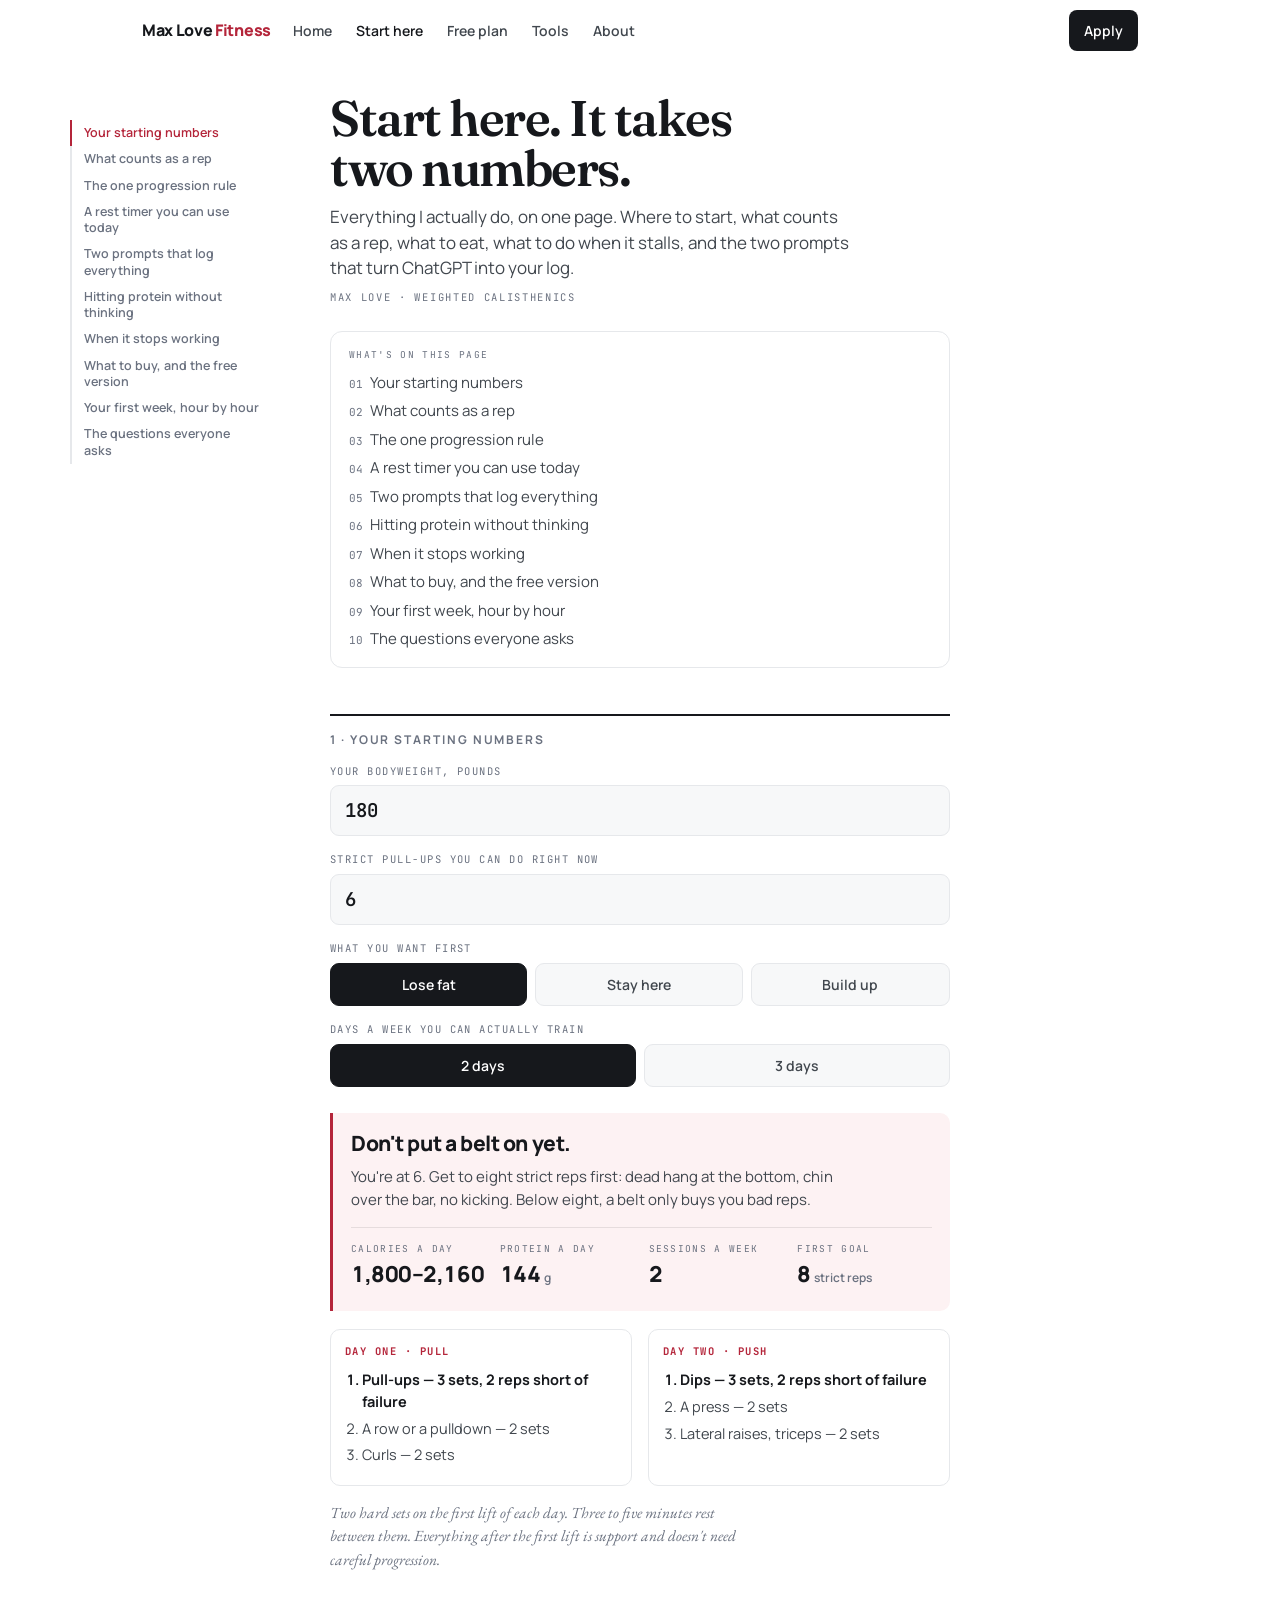
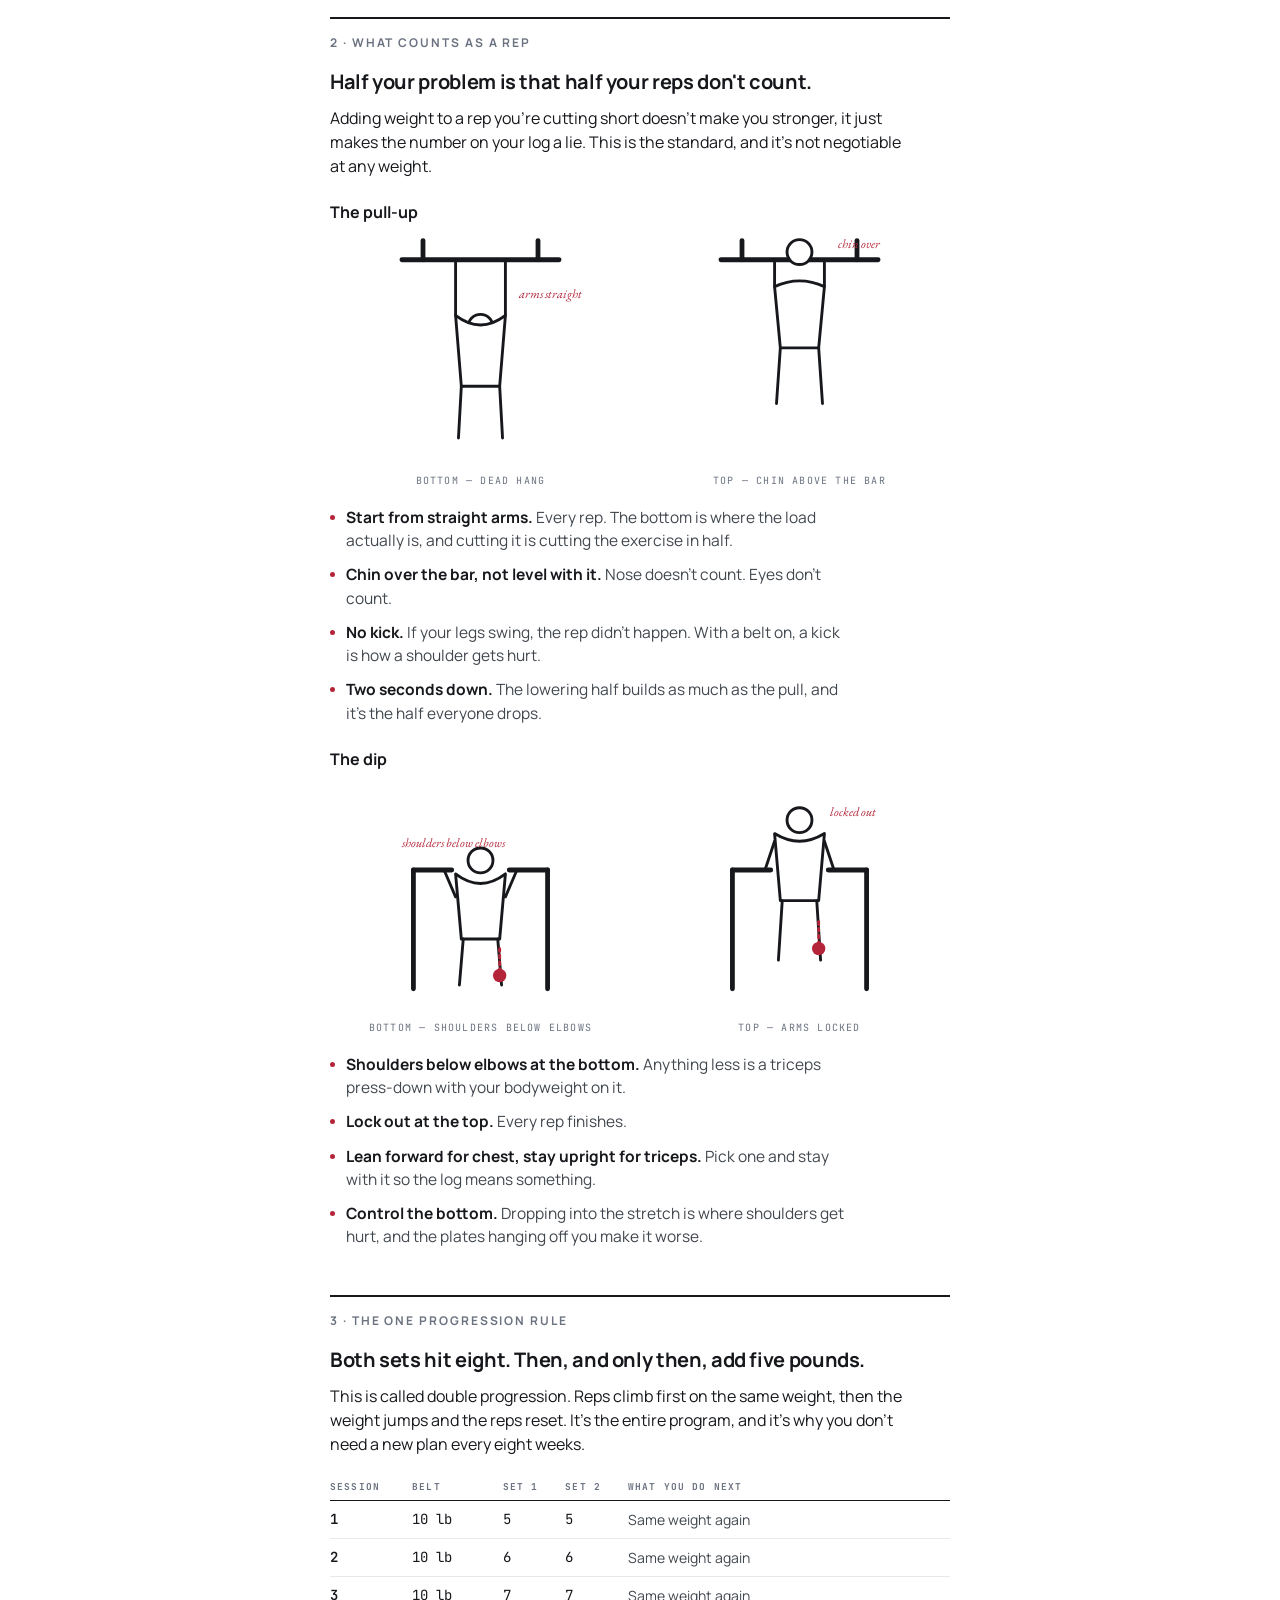
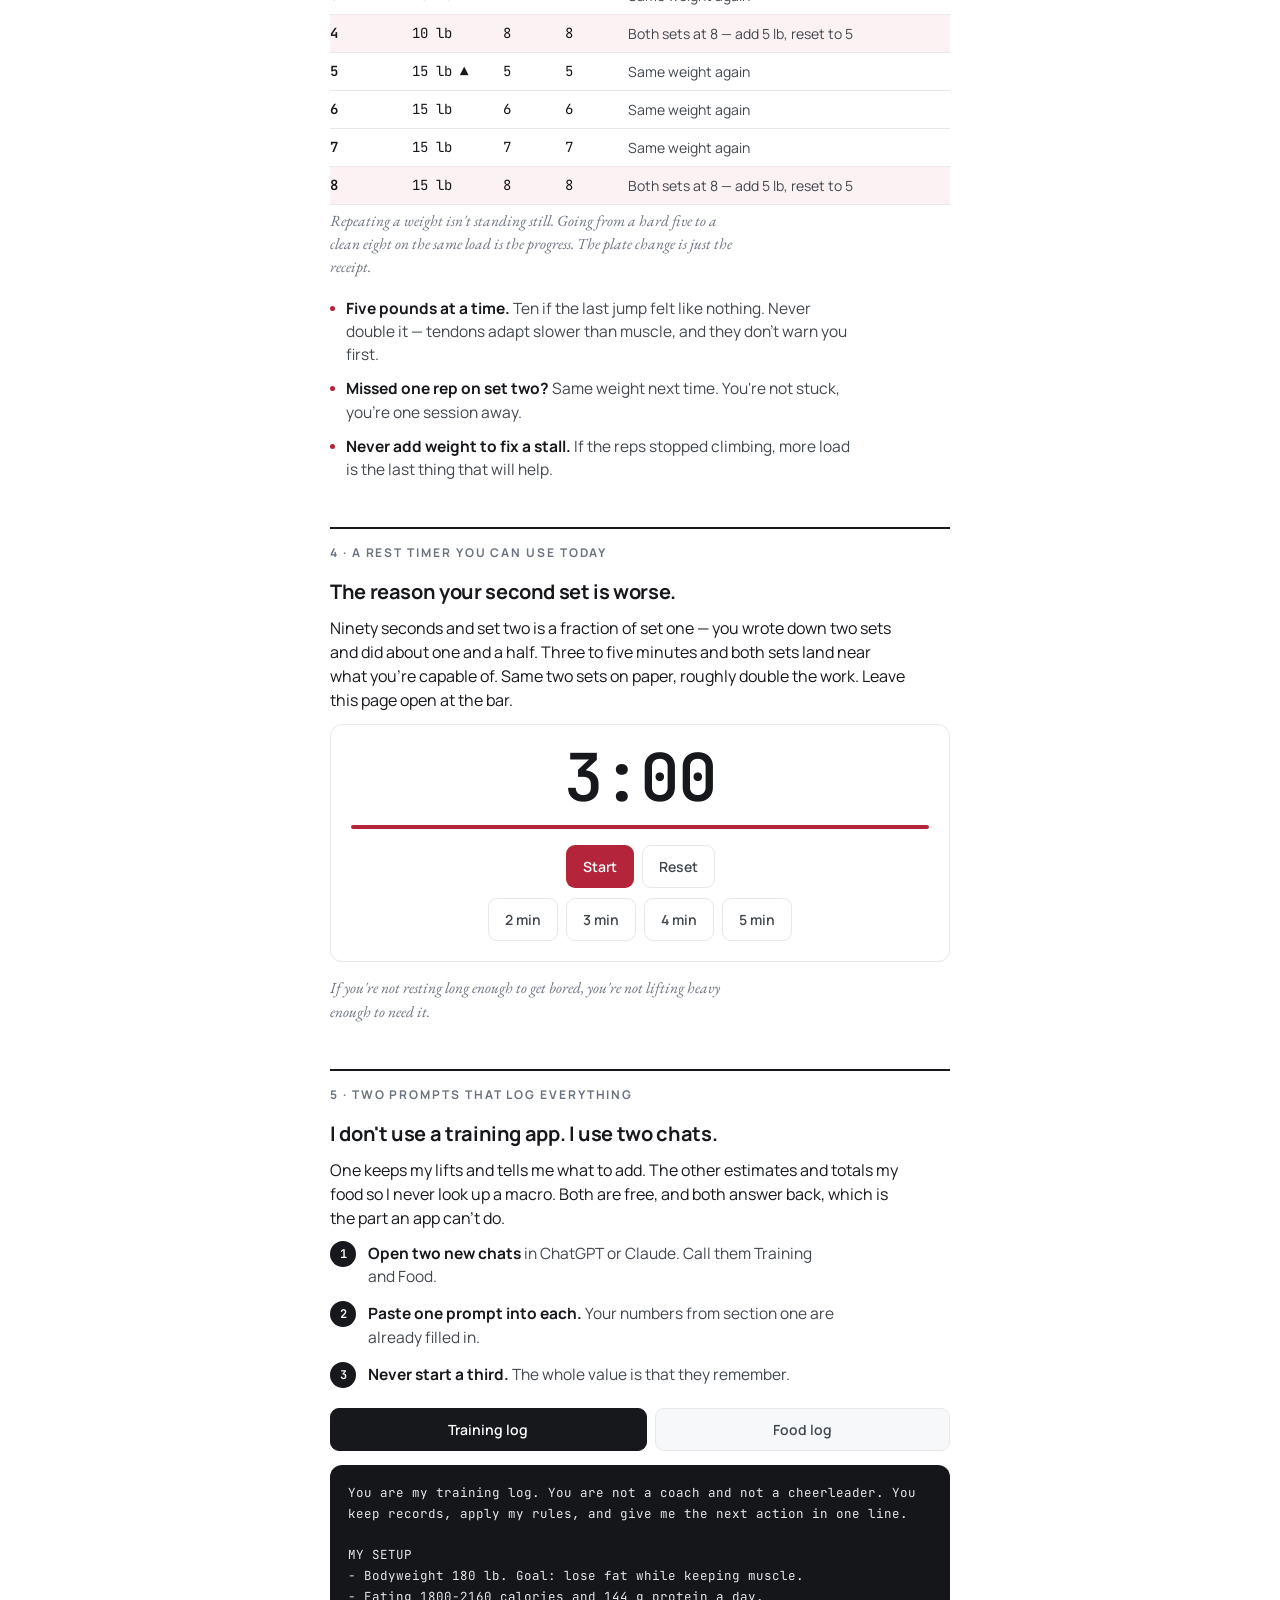
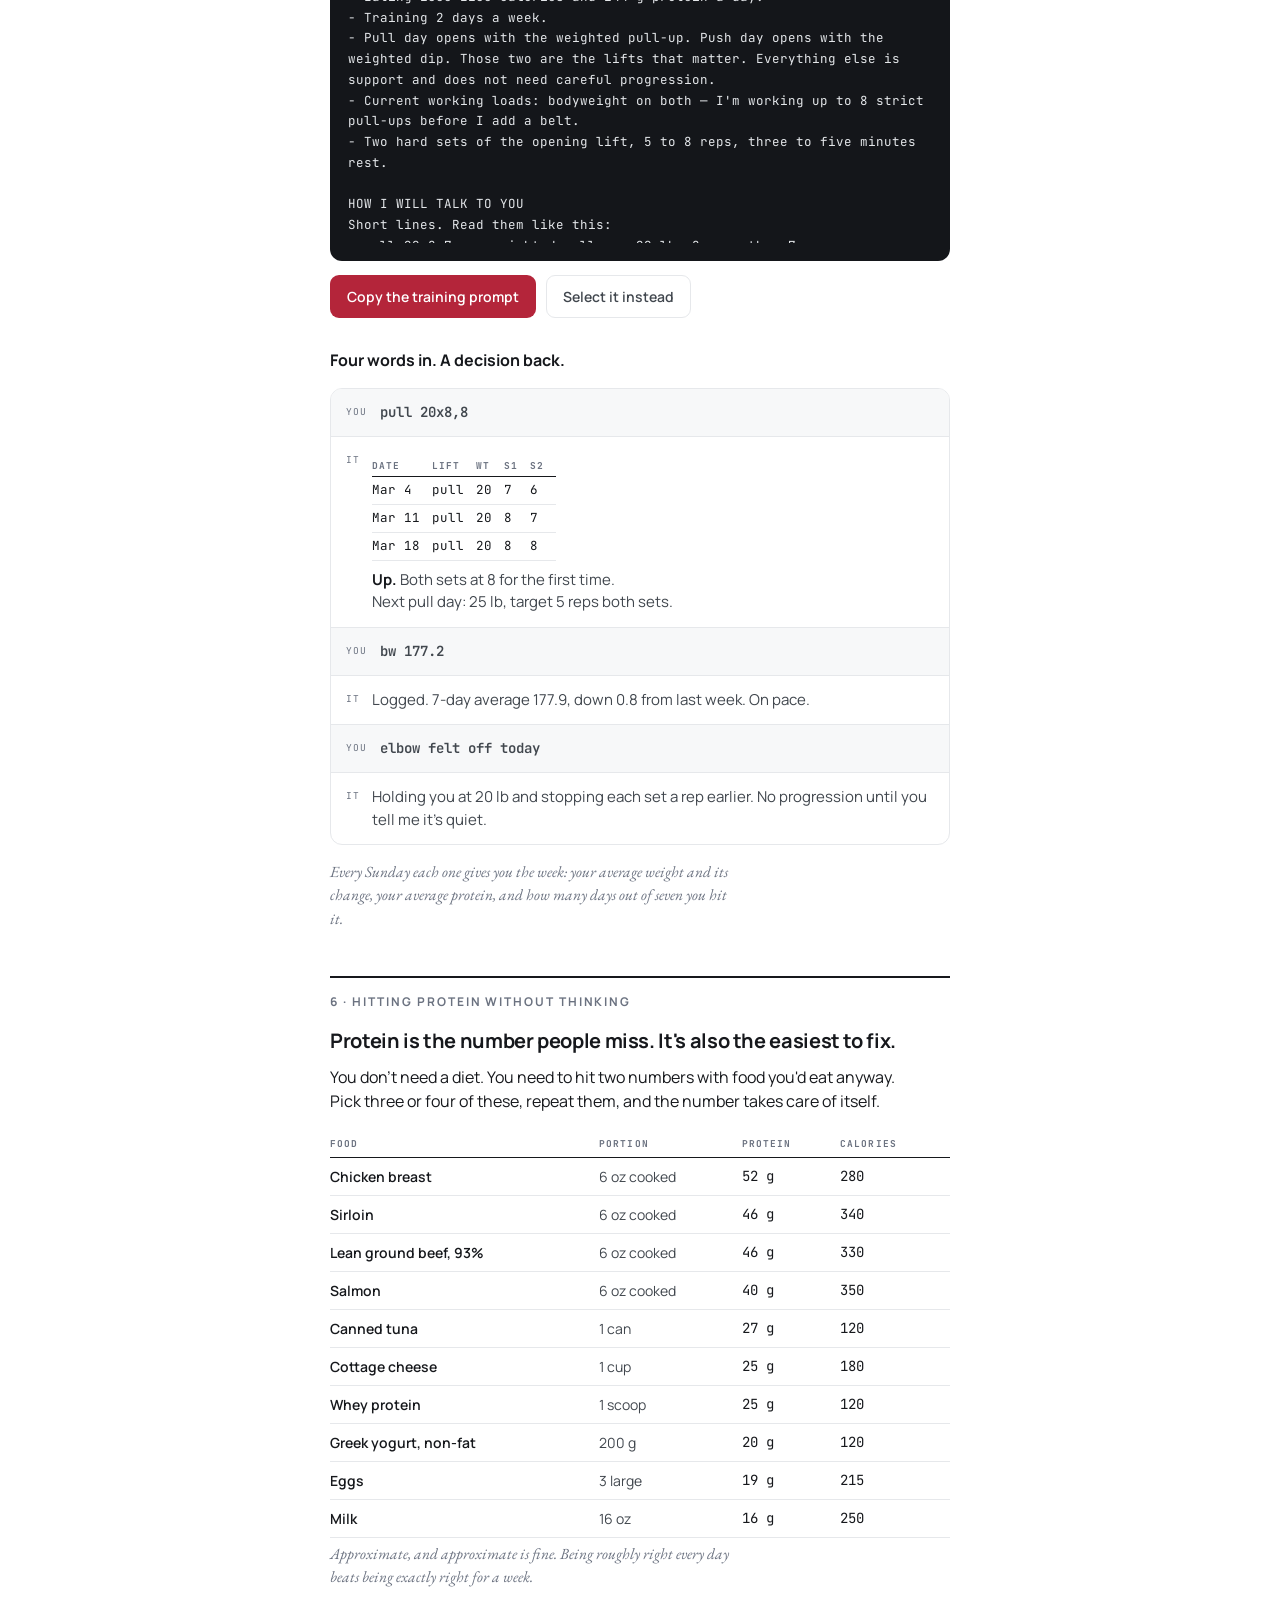
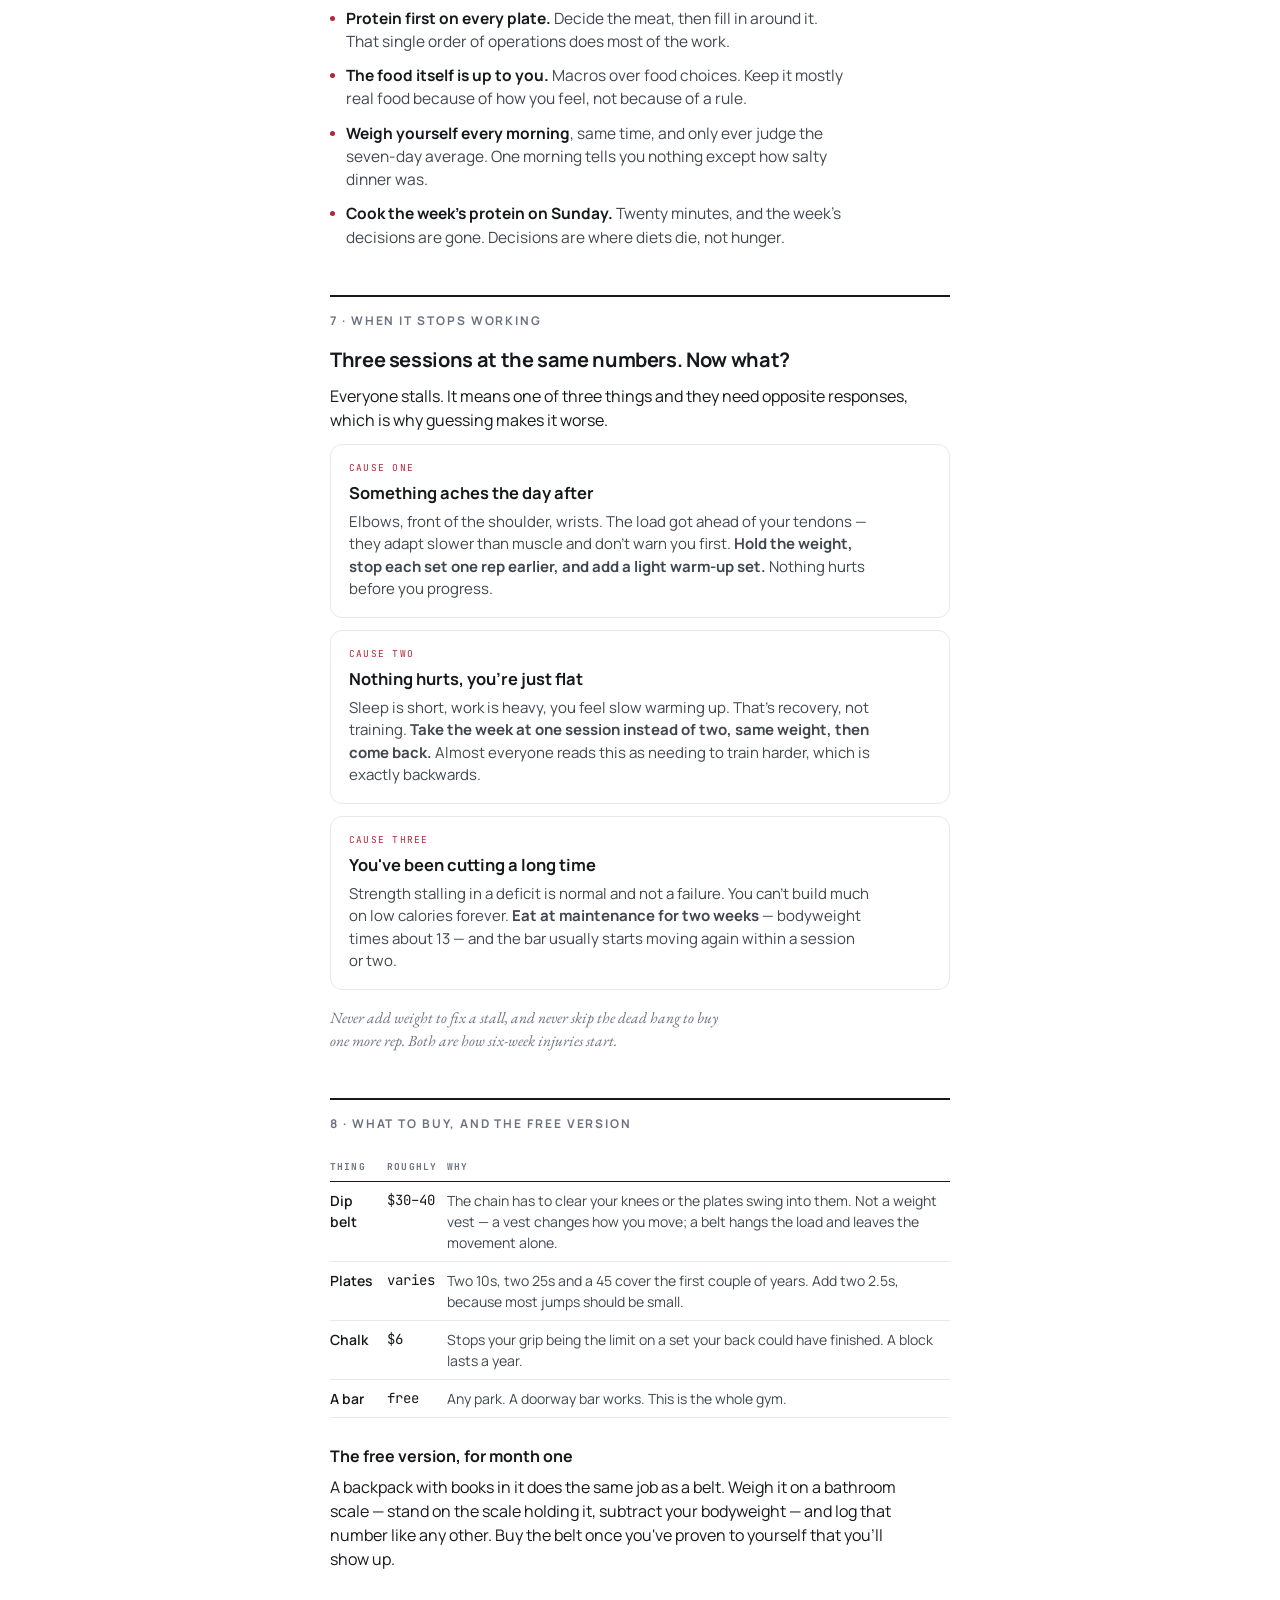
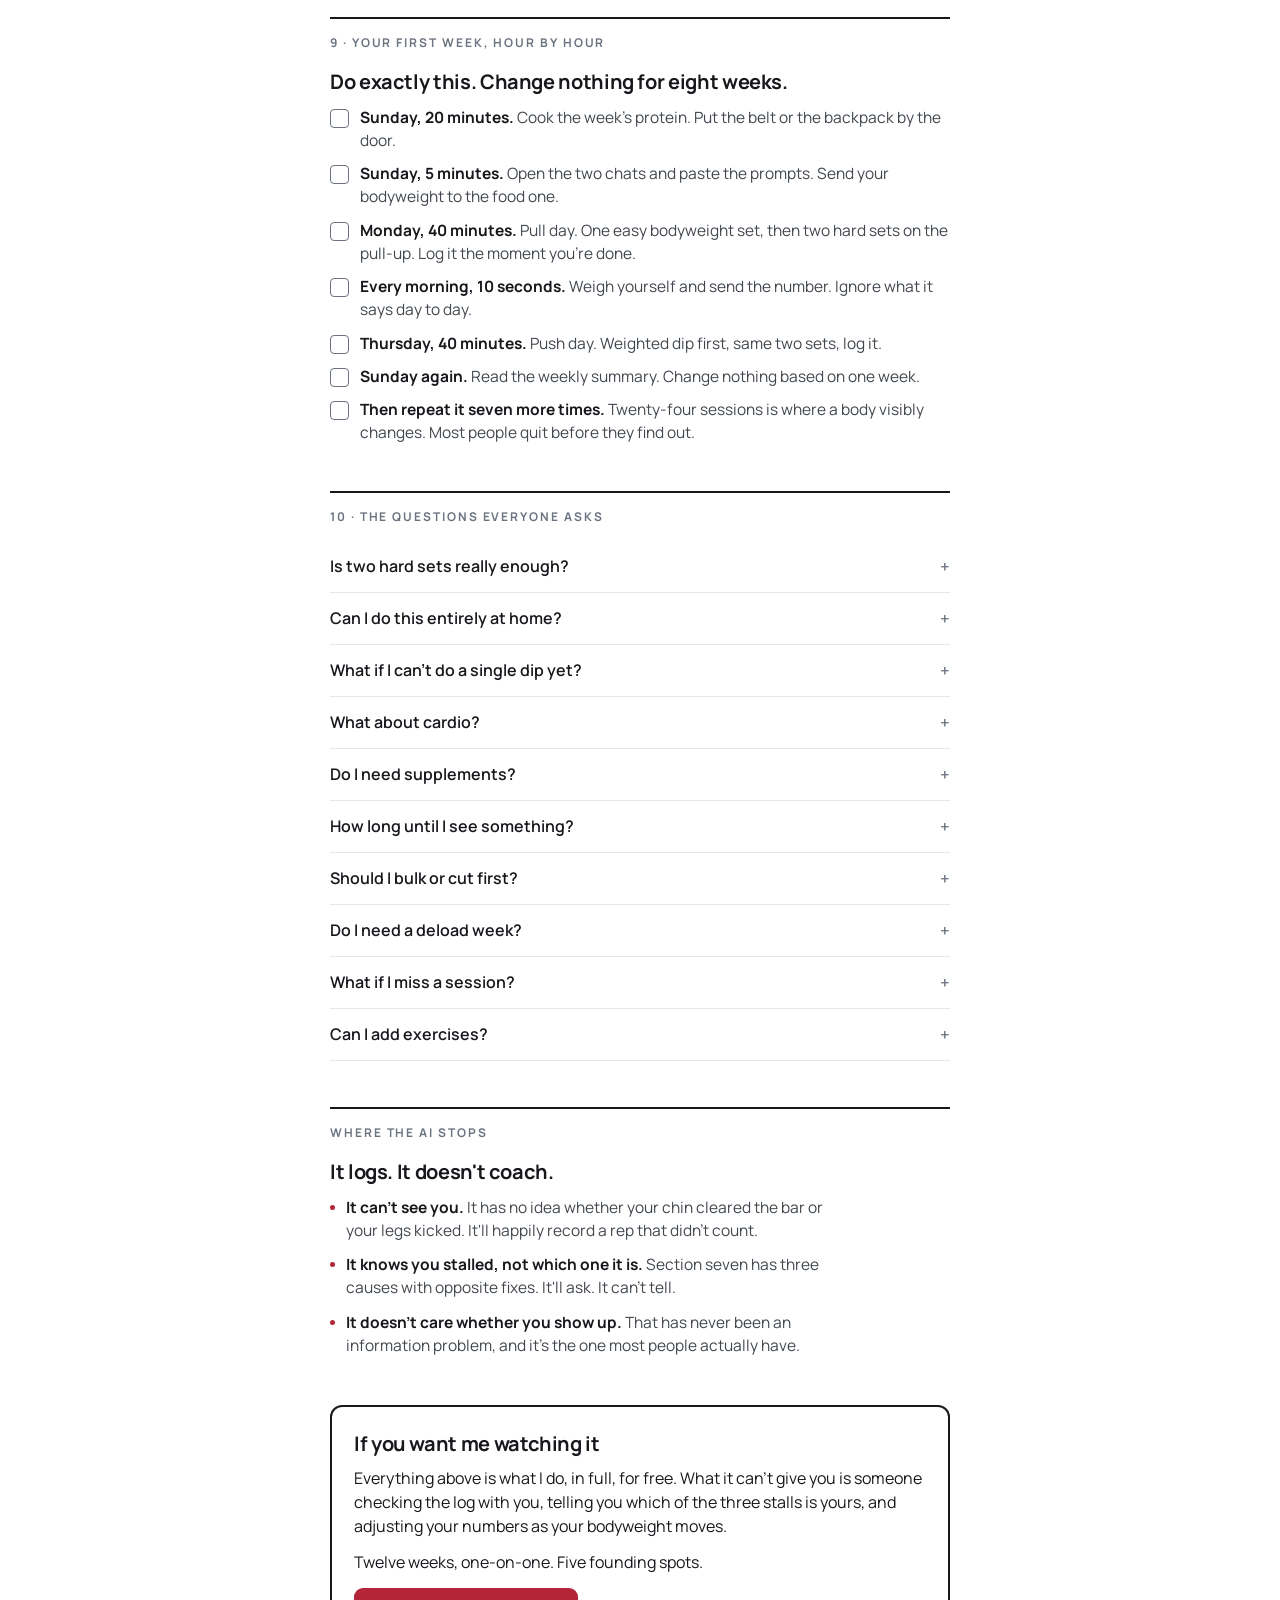
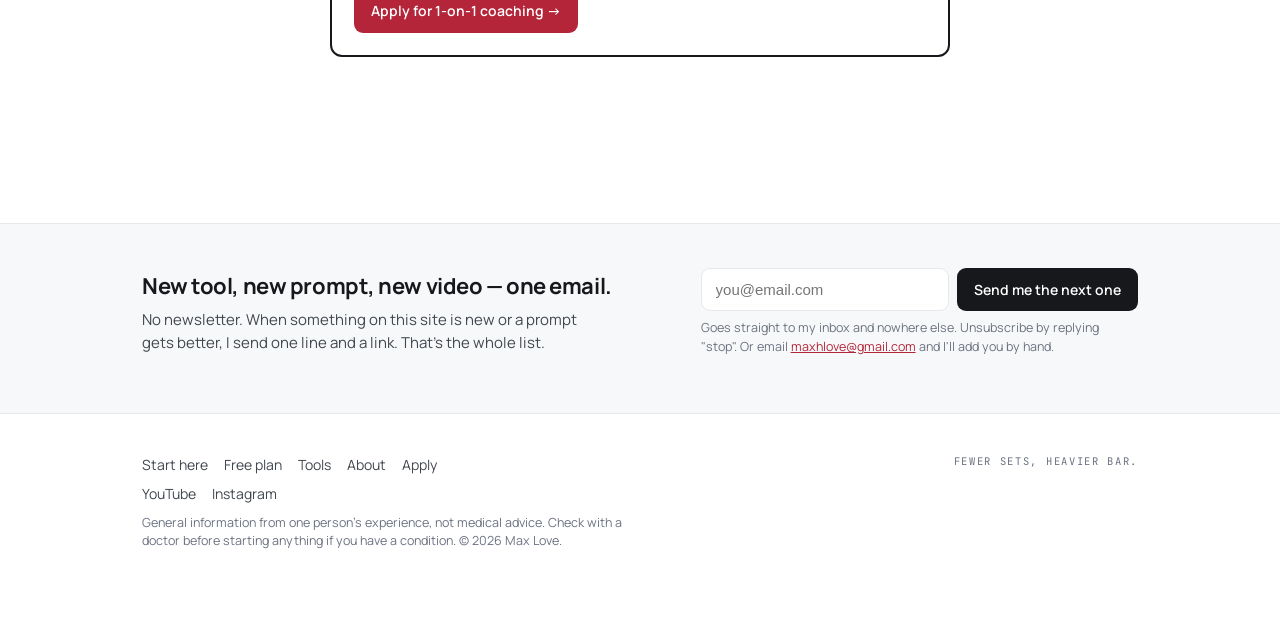
<file: start.html>
<!doctype html>
<html lang="en">
<head>
<meta charset="utf-8">
<meta name="viewport" content="width=device-width,initial-scale=1">
<title>Start Here · Max Love Fitness</title>
<meta name="description" content="Your starting weight, your food numbers, what counts as a rep, and two prompts that turn ChatGPT into your training and food log. Free.">
<link rel="canonical" href="https://maxlovefitness.com/start.html">
<meta property="og:type" content="website"><meta property="og:site_name" content="Max Love Fitness">
<meta property="og:title" content="Start Here · Max Love Fitness"><meta property="og:description" content="Your starting weight, your food numbers, what counts as a rep, and two prompts that turn ChatGPT into your training and food log. Free."><meta property="og:url" content="https://maxlovefitness.com/start.html">
<meta property="og:image" content="https://maxlovefitness.com/og.jpg"><meta property="og:image:width" content="1200"><meta property="og:image:height" content="630"><meta property="og:image:alt" content="Max Love, before and after: 70 lb lost, same guy, same mirror">
<meta name="twitter:card" content="summary_large_image"><meta name="twitter:image" content="https://maxlovefitness.com/og.jpg">
<link rel="icon" href="favicon.svg" type="image/svg+xml">
<link rel="apple-touch-icon" href="apple-touch-icon.jpg">
<link rel="manifest" href="site.webmanifest">
<link rel="preconnect" href="https://fonts.googleapis.com"><link rel="preconnect" href="https://fonts.gstatic.com" crossorigin>
<link rel="stylesheet" href="https://fonts.googleapis.com/css2?family=Fraunces:opsz,wght@9..144,500;9..144,600&family=Manrope:wght@400;500;600;700;800&family=EB+Garamond:ital@1&family=JetBrains+Mono:wght@400;600&display=swap">
<meta name="theme-color" content="#FFFFFF">
<link rel="stylesheet" href="site.css?v=83989c0b">
<script type="application/ld+json">{"@context": "https://schema.org", "@type": "FAQPage", "mainEntity": [{"@type": "Question", "name": "Is two hard sets really enough?", "acceptedAnswer": {"@type": "Answer", "text": "For the first year or two, comfortably. You don't have a volume problem, you have an intensity problem — most people do sixteen sets that all feel like a seven out of ten because they know more sets are coming. Two sets you actually mean, fully rested, beat that. Add volume later, once the weight has genuinely stopped moving and nothing hurts."}}, {"@type": "Question", "name": "Can I do this entirely at home?", "acceptedAnswer": {"@type": "Answer", "text": "Yes. A pull-up bar, something to dip on, and a backpack is the whole requirement. Parallel bars exist in most parks. The accessories — rows, presses, curls — can be dumbbells, bands, or skipped in month one without much cost."}}, {"@type": "Question", "name": "What if I can't do a single dip yet?", "acceptedAnswer": {"@type": "Answer", "text": "Do the top half only, from lockout down to about halfway, and control the lowering. Three sets of five. Add an inch of depth each week. You'll have a full one inside a month, and the same eight-clean-reps rule then applies before you add weight."}}, {"@type": "Question", "name": "What about cardio?", "acceptedAnswer": {"@type": "Answer", "text": "Optional for fat loss — the diet does that. Walk if you like walking, and it helps your recovery and your head. Don't add running on top of a deficit and two hard sessions and then wonder why you're flat."}}, {"@type": "Question", "name": "Do I need supplements?", "acceptedAnswer": {"@type": "Answer", "text": "No. Creatine is the one with real evidence behind it: five grams a day, any brand, cheap, and it doesn't matter when you take it. Protein powder is food, not a supplement — useful if you struggle to hit the number, useless if you don't. Everything else is optional at best."}}, {"@type": "Question", "name": "How long until I see something?", "acceptedAnswer": {"@type": "Answer", "text": "Strength moves first — you'll notice the weight going up before the mirror does. The mirror follows, then other people say something, in that order and never faster. Judge the count, not the reflection: if you're twenty-four sessions in and the belt is heavier, it's working, whatever the mirror said this morning."}}, {"@type": "Question", "name": "Should I bulk or cut first?", "acceptedAnswer": {"@type": "Answer", "text": "If you can't see any abdominal definition, cut first. You'll build plenty of muscle while losing fat at this training age, and you'll enjoy the result sooner. If you're already lean and small, eat at maintenance and let the strength do the work."}}, {"@type": "Question", "name": "Do I need a deload week?", "acceptedAnswer": {"@type": "Answer", "text": "Not on a schedule. Take one when the signs show up — flat sessions, poor sleep, aches — which is what section seven is for. Deloading every fourth week whether you need it or not is a solution to a problem two hard sets a week doesn't create."}}, {"@type": "Question", "name": "What if I miss a session?", "acceptedAnswer": {"@type": "Answer", "text": "Nothing. It happens to everyone who has ever trained. Missing two in a row is the one that matters, because that's what teaches your brain the plan is optional. On a day you really don't want to go, do the twenty-minute version: one hard set of the main lift, log it, leave."}}, {"@type": "Question", "name": "Can I add exercises?", "acceptedAnswer": {"@type": "Answer", "text": "You can, and it's usually the wrong move. Every exercise you add takes intensity out of the first one, which is the one that's actually growing you. If the weight on the belt is still going up, you don't need anything else. If it isn't, adding a movement won't be why."}}]}</script>
<style>
  :root{
    --paper:#FFFFFF; --ink:#16181C; --ink2:#41474E; --ink3:#6B7280; --rule:#E6E8EB; --wash:#F7F8F9;
    --red:#B4253A; --red-wash:#FDF2F3; --go:#1B7F4B; --go-wash:#F1F8F3; --term:#14161A;
  }
  *{box-sizing:border-box;margin:0;padding:0}
  body{background:var(--paper);color:var(--ink);font-family:Manrope,system-ui,-apple-system,sans-serif;line-height:1.5;-webkit-font-smoothing:antialiased}
  main{max-width:660px;margin:0 auto;padding:32px 20px 120px}

  h1{font-family:"Fraunces",Georgia,serif;font-weight:600;font-size:clamp(32px,7.5vw,50px);letter-spacing:-.03em;line-height:1;text-wrap:balance;margin-bottom:11px}
  .lede{font-size:17px;color:var(--ink2);max-width:52ch;margin-bottom:9px}
  .by{font-family:"JetBrains Mono",ui-monospace,monospace;font-size:10.5px;letter-spacing:.16em;text-transform:uppercase;color:var(--ink3)}

  nav.toc{margin-top:26px;border:1px solid var(--rule);border-radius:12px;padding:16px 18px}
  nav.toc div{font-family:"JetBrains Mono",monospace;font-size:9.5px;letter-spacing:.14em;text-transform:uppercase;color:var(--ink3);margin-bottom:9px}
  nav.toc ol{list-style:none;display:grid;gap:6px;counter-reset:t}
  nav.toc li{counter-increment:t;font-size:15px}
  nav.toc a{color:var(--ink2);text-decoration:none;border-bottom:1px solid transparent}
  nav.toc a:hover{color:var(--ink);border-bottom-color:var(--red)}
  nav.toc li:before{content:counter(t,decimal-leading-zero) "  ";font-family:"JetBrains Mono",monospace;font-size:11px;color:var(--ink3)}

  section{border-top:2px solid var(--ink);padding-top:15px;margin-top:46px;scroll-margin-top:16px}
  h2{font-size:12px;letter-spacing:.16em;text-transform:uppercase;color:var(--ink3);margin-bottom:15px}
  h3{font-size:20px;letter-spacing:-.018em;margin-bottom:9px;text-wrap:balance}
  h4{font-size:16px;margin:22px 0 7px}
  p{margin-bottom:12px;max-width:58ch}
  .note{font-family:"EB Garamond",Georgia,serif;font-style:italic;color:var(--ink3);font-size:15.5px}
  a.inline{color:var(--red);text-decoration:none;border-bottom:1px solid #F0C4CA}

  .fields{display:grid;gap:16px}
  label{display:block;font-family:"JetBrains Mono",ui-monospace,monospace;font-size:10.5px;letter-spacing:.14em;text-transform:uppercase;color:var(--ink3);margin-bottom:6px}
  input[type=number]{width:100%;font-family:"JetBrains Mono",ui-monospace,monospace;font-size:19px;font-weight:600;color:var(--ink);background:var(--wash);border:1px solid var(--rule);border-radius:9px;padding:12px 14px}
  input[type=number]:focus{outline:2px solid var(--red);outline-offset:1px;background:#fff}
  input::-webkit-outer-spin-button,input::-webkit-inner-spin-button{-webkit-appearance:none;margin:0}
  .seg{display:flex;gap:8px;flex-wrap:wrap}
  .seg button{flex:1 1 auto;min-width:86px;font-family:Manrope,sans-serif;font-size:14px;font-weight:600;color:var(--ink2);background:var(--wash);border:1px solid var(--rule);border-radius:9px;padding:11px 12px;cursor:pointer;transition:.14s}
  .seg button:hover{border-color:var(--ink3)}
  .seg button[aria-pressed=true]{background:var(--ink);border-color:var(--ink);color:#fff}
  .seg button:focus-visible,.btn:focus-visible,summary:focus-visible{outline:2px solid var(--red);outline-offset:2px}

  .out{margin-top:26px;border-left:3px solid var(--red);background:var(--red-wash);border-radius:0 10px 10px 0;padding:18px 18px 20px}
  .out.ready{border-color:var(--go);background:var(--go-wash)}
  .verdict{font-size:21px;font-weight:800;letter-spacing:-.02em;line-height:1.22;margin-bottom:10px}
  .why{font-size:15px;color:var(--ink2);margin-bottom:16px;max-width:56ch}
  .nums{display:grid;grid-template-columns:repeat(auto-fit,minmax(118px,1fr));gap:14px;border-top:1px solid rgba(0,0,0,.09);padding-top:14px}
  .nums div .k{font-family:"JetBrains Mono",ui-monospace,monospace;font-size:9.5px;letter-spacing:.14em;text-transform:uppercase;color:var(--ink3)}
  .nums div .v{font-size:22px;font-weight:800;letter-spacing:-.02em;font-variant-numeric:tabular-nums;margin-top:2px}
  .nums div .v small{font-size:12px;font-weight:600;color:var(--ink3);letter-spacing:0}

  .days{display:grid;grid-template-columns:1fr 1fr;gap:16px;margin-top:18px}
  .day{border:1px solid var(--rule);border-radius:10px;padding:14px}
  .day h4{font-family:"JetBrains Mono",ui-monospace,monospace;font-size:10.5px;letter-spacing:.14em;text-transform:uppercase;color:var(--red);margin:0 0 9px}
  .day ol{padding-left:17px;font-size:14.5px;color:var(--ink2)}
  .day ol li{margin-bottom:5px}
  .day ol li:first-child{font-weight:700;color:var(--ink)}

  .steps{counter-reset:s;display:grid;gap:14px;margin-bottom:22px}
  .steps li{list-style:none;counter-increment:s;position:relative;padding-left:38px;font-size:15.5px;color:var(--ink2);max-width:56ch}
  .steps li:before{content:counter(s);position:absolute;left:0;top:-1px;width:26px;height:26px;border-radius:50%;background:var(--ink);color:#fff;font-family:"JetBrains Mono",monospace;font-size:12px;font-weight:600;display:grid;place-items:center}
  .steps li b{color:var(--ink)}

  .figs{display:grid;grid-template-columns:repeat(2,1fr);gap:18px;margin:6px 0 18px}
  .figs figure{text-align:center}
  .figs svg{width:100%;height:auto;max-height:230px}
  .figs figcaption{font-family:"JetBrains Mono",monospace;font-size:10px;letter-spacing:.12em;text-transform:uppercase;color:var(--ink3);margin-top:6px}

  table.d{border-collapse:collapse;width:100%;font-size:14px;margin:6px 0 4px}
  table.d th{text-align:left;font-family:"JetBrains Mono",monospace;font-size:9.5px;letter-spacing:.12em;text-transform:uppercase;color:var(--ink3);border-bottom:1px solid var(--ink);padding:6px 10px 6px 0}
  table.d td{padding:8px 10px 8px 0;border-bottom:1px solid var(--rule);color:var(--ink2);vertical-align:top}
  table.d td:first-child{color:var(--ink);font-weight:600}
  table.d td.n{font-family:"JetBrains Mono",monospace;font-variant-numeric:tabular-nums;color:var(--ink)}
  table.d tr.hl td{background:var(--red-wash)}
  .scroller{overflow-x:auto}

  .timer{border:1px solid var(--rule);border-radius:12px;padding:20px;text-align:center}
  .clock{font-family:"JetBrains Mono",monospace;font-size:clamp(44px,13vw,66px);font-weight:600;letter-spacing:-.03em;font-variant-numeric:tabular-nums;line-height:1}
  .clock.done{color:var(--go)}
  .tbar{height:4px;background:var(--wash);border-radius:99px;margin:14px 0 16px;overflow:hidden}
  .tbar i{display:block;height:100%;background:var(--red);width:100%}
  .trow{display:flex;gap:8px;justify-content:center;flex-wrap:wrap}

  .promptbox{background:var(--term);border-radius:12px;padding:18px}
  .promptbox pre{font-family:"JetBrains Mono",ui-monospace,monospace;font-size:12.5px;line-height:1.66;color:#E4E7EA;white-space:pre-wrap;word-break:break-word;max-height:360px;overflow-y:auto}
  .copyrow{display:flex;gap:10px;align-items:center;margin-top:14px;flex-wrap:wrap}
  .btn{font-family:Manrope,sans-serif;font-size:14px;font-weight:600;border-radius:9px;padding:11px 16px;cursor:pointer;border:1px solid transparent;transition:.14s}
  .btn.solid{background:var(--red);color:#fff}
  .btn.solid:hover{background:#9C1F32}
  .btn.ghost{background:transparent;color:var(--ink2);border-color:var(--rule)}
  .btn.ghost:hover{border-color:var(--ink3)}
  .copied{font-family:"JetBrains Mono",ui-monospace,monospace;font-size:11px;letter-spacing:.1em;text-transform:uppercase;color:var(--go)}

  .demo{border:1px solid var(--rule);border-radius:12px;overflow:hidden;margin-top:16px}
  .demo .row{display:grid;grid-template-columns:auto 1fr;gap:12px;padding:13px 15px;border-bottom:1px solid var(--rule);align-items:start}
  .demo .row:last-child{border-bottom:0}
  .demo .who{font-family:"JetBrains Mono",monospace;font-size:9.5px;letter-spacing:.13em;text-transform:uppercase;color:var(--ink3);padding-top:3px;white-space:nowrap}
  .demo .row.you{background:var(--wash)}
  .demo .row.you .msg{font-family:"JetBrains Mono",monospace;font-size:14px;font-weight:600}
  .demo .msg{font-size:15px;color:var(--ink2)}
  .demo .msg b{color:var(--ink)}
  .demo table{border-collapse:collapse;font-family:"JetBrains Mono",monospace;font-size:12.5px;margin:6px 0 8px}
  .demo th{text-align:left;font-size:9.5px;letter-spacing:.1em;text-transform:uppercase;color:var(--ink3);border-bottom:1px solid var(--ink);padding:3px 12px 3px 0}
  .demo td{padding:4px 12px 4px 0;border-bottom:1px solid var(--rule);color:var(--ink)}

  ul.o{list-style:none}
  ul.o li{padding-left:16px;position:relative;margin-bottom:11px;font-size:15.5px;color:var(--ink2);max-width:58ch}
  ul.o li:before{content:"";position:absolute;left:0;top:9px;width:5px;height:5px;border-radius:50%;background:var(--red)}
  ul.o li b{color:var(--ink)}

  .card{border:1px solid var(--rule);border-radius:12px;padding:16px 18px;margin-bottom:12px}
  .card h4{margin:0 0 5px;font-size:16.5px}
  .card p{margin-bottom:0;font-size:15px;color:var(--ink2)}
  .card .tagline{font-family:"JetBrains Mono",monospace;font-size:9.5px;letter-spacing:.13em;text-transform:uppercase;color:var(--red);margin-bottom:6px}

  details{border-bottom:1px solid var(--rule);padding:13px 0}
  details summary{cursor:pointer;font-weight:600;font-size:16px;list-style:none;display:flex;justify-content:space-between;gap:12px;align-items:baseline}
  details summary::-webkit-details-marker{display:none}
  details summary:after{content:"+";font-family:"JetBrains Mono",monospace;color:var(--ink3);font-weight:400}
  details[open] summary:after{content:"–"}
  details .body{margin-top:10px;font-size:15.5px;color:var(--ink2);max-width:58ch}
  details .body p{font-size:15.5px}

  .check{list-style:none;display:grid;gap:10px}
  .check li{display:grid;grid-template-columns:auto 1fr;gap:11px;align-items:start;font-size:15.5px;color:var(--ink2)}
  .check li:before{content:"";width:17px;height:17px;border:1.5px solid var(--ink3);border-radius:4px;margin-top:3px}
  .check li b{color:var(--ink)}

  .cta{margin-top:48px;border:2px solid var(--ink);border-radius:12px;padding:22px}
  .cta h3{margin-bottom:7px}
  @media (max-width:520px){ .days{grid-template-columns:1fr} .demo .row{grid-template-columns:1fr;gap:4px} .figs{grid-template-columns:1fr} }
</style>
</head>
<body>
<a class="skip" href="#content">Skip to content</a>
<header class="hdr"><div class="wrap">
  <a class="brand" href="index.html">Max Love <span>Fitness</span></a>
  <nav class="nav" aria-label="Site"><a href="index.html">Home</a><a href="start.html" class="on">Start here</a><a href="plan.html">Free plan</a><a href="tools.html">Tools</a><a href="about.html">About</a></nav>
  <a class="btn dark" href="apply.html">Apply</a>
</div></header>
<div id="content"><main>
  <h1>Start here. It takes two numbers.</h1>
  <p class="lede">Everything I actually do, on one page. Where to start, what counts as a rep, what to eat, what to do when it stalls, and the two prompts that turn ChatGPT into your log.</p>
  <p class="by">Max Love · weighted calisthenics</p>

  <nav class="toc">
    <div>What's on this page</div>
    <ol>
      <li><a href="#numbers">Your starting numbers</a></li>
      <li><a href="#reps">What counts as a rep</a></li>
      <li><a href="#progress">The one progression rule</a></li>
      <li><a href="#rest">A rest timer you can use today</a></li>
      <li><a href="#prompts">Two prompts that log everything</a></li>
      <li><a href="#food">Hitting protein without thinking</a></li>
      <li><a href="#stall">When it stops working</a></li>
      <li><a href="#gear">What to buy, and the free version</a></li>
      <li><a href="#week">Your first week, hour by hour</a></li>
      <li><a href="#faq">The questions everyone asks</a></li>
    </ol>
  </nav>

  <section id="numbers">
    <h2>1 · Your starting numbers</h2>
    <div class="fields">
      <div>
        <label for="bw">Your bodyweight, pounds</label>
        <input type="number" id="bw" value="180" min="90" max="400" inputmode="numeric">
      </div>
      <div>
        <label for="pu">Strict pull-ups you can do right now</label>
        <input type="number" id="pu" value="6" min="0" max="60" inputmode="numeric">
      </div>
      <div>
        <label>What you want first</label>
        <div class="seg" role="group" id="goalSeg">
          <button data-goal="cut" aria-pressed="true">Lose fat</button>
          <button data-goal="hold" aria-pressed="false">Stay here</button>
          <button data-goal="gain" aria-pressed="false">Build up</button>
        </div>
      </div>
      <div>
        <label>Days a week you can actually train</label>
        <div class="seg" role="group" id="daySeg">
          <button data-days="2" aria-pressed="true">2 days</button>
          <button data-days="3" aria-pressed="false">3 days</button>
        </div>
      </div>
    </div>

    <div class="out" id="out">
      <p class="verdict" id="verdict"></p>
      <p class="why" id="why"></p>
      <div class="nums" id="nums"></div>
    </div>

    <div class="days" id="daysOut"></div>
    <p class="note" style="margin-top:15px">Two hard sets on the first lift of each day. Three to five minutes rest between them. Everything after the first lift is support and doesn't need careful progression.</p>
  </section>

  <section id="reps">
    <h2>2 · What counts as a rep</h2>
    <h3>Half your problem is that half your reps don't count.</h3>
    <p>Adding weight to a rep you're cutting short doesn't make you stronger, it just makes the number on your log a lie. This is the standard, and it's not negotiable at any weight.</p>

    <h4>The pull-up</h4>
    <div class="figs">
      <figure>
        <svg viewBox="0 0 200 240" fill="none" stroke="#16181C" stroke-width="3" stroke-linecap="round" stroke-linejoin="round" role="img" aria-label="Pull-up bottom position, arms straight in a dead hang">
          <line x1="18" y1="30" x2="182" y2="30" stroke-width="5"/><line x1="40" y1="30" x2="40" y2="10" stroke-width="5"/><line x1="160" y1="30" x2="160" y2="10" stroke-width="5"/>
          <path d="M74 30 L74 88 M126 30 L126 88"/>
          <circle cx="100" cy="100" r="13" fill="#fff"/>
          <path d="M74 88 Q100 108 126 88 L120 162 L80 162 Z" fill="#fff"/>
          <path d="M80 162 L77 216 M120 162 L123 216"/>
          <text x="140" y="70" fill="#B4253A" font-family="EB Garamond, Georgia, serif" font-style="italic" font-size="13" stroke="none">arms straight</text>
        </svg>
        <figcaption>Bottom — dead hang</figcaption>
      </figure>
      <figure>
        <svg viewBox="0 0 200 240" fill="none" stroke="#16181C" stroke-width="3" stroke-linecap="round" stroke-linejoin="round" role="img" aria-label="Pull-up top position, chin above the bar">
          <line x1="18" y1="30" x2="182" y2="30" stroke-width="5"/><line x1="40" y1="30" x2="40" y2="10" stroke-width="5"/><line x1="160" y1="30" x2="160" y2="10" stroke-width="5"/>
          <circle cx="100" cy="22" r="13" fill="#fff"/>
          <path d="M74 30 L74 58 M126 30 L126 58"/>
          <path d="M74 58 Q100 46 126 58 L120 122 L80 122 Z" fill="#fff"/>
          <path d="M80 122 L76 180 M120 122 L124 180"/>
          <text x="140" y="18" fill="#B4253A" font-family="EB Garamond, Georgia, serif" font-style="italic" font-size="13" stroke="none">chin over</text>
        </svg>
        <figcaption>Top — chin above the bar</figcaption>
      </figure>
    </div>
    <ul class="o">
      <li><b>Start from straight arms.</b> Every rep. The bottom is where the load actually is, and cutting it is cutting the exercise in half.</li>
      <li><b>Chin over the bar, not level with it.</b> Nose doesn't count. Eyes don't count.</li>
      <li><b>No kick.</b> If your legs swing, the rep didn't happen. With a belt on, a kick is how a shoulder gets hurt.</li>
      <li><b>Two seconds down.</b> The lowering half builds as much as the pull, and it's the half everyone drops.</li>
    </ul>

    <h4>The dip</h4>
    <div class="figs">
      <figure>
        <svg viewBox="0 0 200 240" fill="none" stroke="#16181C" stroke-width="3" stroke-linecap="round" stroke-linejoin="round" role="img" aria-label="Dip bottom position, shoulders below elbows">
          <line x1="30" y1="96" x2="30" y2="220" stroke-width="5"/><line x1="170" y1="96" x2="170" y2="220" stroke-width="5"/>
          <line x1="30" y1="96" x2="70" y2="96" stroke-width="5"/><line x1="130" y1="96" x2="170" y2="96" stroke-width="5"/>
          <circle cx="100" cy="86" r="13" fill="#fff"/>
          <path d="M62 96 L74 124 M138 96 L126 124"/>
          <path d="M74 100 Q100 120 126 100 L120 168 L80 168 Z" fill="#fff"/>
          <path d="M82 168 L78 216 M118 168 L122 216"/>
          <path d="M120 178 L120 200" stroke="#B4253A" stroke-dasharray="3 4"/><circle cx="120" cy="206" r="7" fill="#B4253A" stroke="none"/>
          <text x="18" y="72" fill="#B4253A" font-family="EB Garamond, Georgia, serif" font-style="italic" font-size="13" stroke="none">shoulders below elbows</text>
        </svg>
        <figcaption>Bottom — shoulders below elbows</figcaption>
      </figure>
      <figure>
        <svg viewBox="0 0 200 240" fill="none" stroke="#16181C" stroke-width="3" stroke-linecap="round" stroke-linejoin="round" role="img" aria-label="Dip top position, arms locked out">
          <line x1="30" y1="96" x2="30" y2="220" stroke-width="5"/><line x1="170" y1="96" x2="170" y2="220" stroke-width="5"/>
          <line x1="30" y1="96" x2="70" y2="96" stroke-width="5"/><line x1="130" y1="96" x2="170" y2="96" stroke-width="5"/>
          <circle cx="100" cy="44" r="13" fill="#fff"/>
          <path d="M64 96 L74 66 M136 96 L126 66"/>
          <path d="M74 58 Q100 74 126 58 L120 128 L80 128 Z" fill="#fff"/>
          <path d="M82 128 L78 190 M118 128 L122 190"/>
          <path d="M120 150 L120 172" stroke="#B4253A" stroke-dasharray="3 4"/><circle cx="120" cy="178" r="7" fill="#B4253A" stroke="none"/>
          <text x="132" y="40" fill="#B4253A" font-family="EB Garamond, Georgia, serif" font-style="italic" font-size="13" stroke="none">locked out</text>
        </svg>
        <figcaption>Top — arms locked</figcaption>
      </figure>
    </div>
    <ul class="o">
      <li><b>Shoulders below elbows at the bottom.</b> Anything less is a triceps press-down with your bodyweight on it.</li>
      <li><b>Lock out at the top.</b> Every rep finishes.</li>
      <li><b>Lean forward for chest, stay upright for triceps.</b> Pick one and stay with it so the log means something.</li>
      <li><b>Control the bottom.</b> Dropping into the stretch is where shoulders get hurt, and the plates hanging off you make it worse.</li>
    </ul>
  </section>

  <section id="progress">
    <h2>3 · The one progression rule</h2>
    <h3>Both sets hit eight. Then, and only then, add five pounds.</h3>
    <p>This is called double progression. Reps climb first on the same weight, then the weight jumps and the reps reset. It's the entire program, and it's why you don't need a new plan every eight weeks.</p>
    <div class="scroller">
      <table class="d" id="progTable">
        <thead><tr><th>Session</th><th>Belt</th><th>Set 1</th><th>Set 2</th><th>What you do next</th></tr></thead>
        <tbody></tbody>
      </table>
    </div>
    <p class="note">Repeating a weight isn't standing still. Going from a hard five to a clean eight on the same load <em>is</em> the progress. The plate change is just the receipt.</p>
    <ul class="o" style="margin-top:18px">
      <li><b>Five pounds at a time.</b> Ten if the last jump felt like nothing. Never double it — tendons adapt slower than muscle, and they don't warn you first.</li>
      <li><b>Missed one rep on set two?</b> Same weight next time. You're not stuck, you're one session away.</li>
      <li><b>Never add weight to fix a stall.</b> If the reps stopped climbing, more load is the last thing that will help.</li>
    </ul>
  </section>

  <section id="rest">
    <h2>4 · A rest timer you can use today</h2>
    <h3>The reason your second set is worse.</h3>
    <p>Ninety seconds and set two is a fraction of set one — you wrote down two sets and did about one and a half. Three to five minutes and both sets land near what you're capable of. Same two sets on paper, roughly double the work. Leave this page open at the bar.</p>
    <div class="timer">
      <div class="clock" id="clock">3:00</div>
      <div class="tbar"><i id="tfill"></i></div>
      <div class="trow">
        <button class="btn solid" id="tStart">Start</button>
        <button class="btn ghost" id="tReset">Reset</button>
      </div>
      <div class="trow" style="margin-top:10px">
        <button class="btn ghost" data-secs="120">2 min</button>
        <button class="btn ghost" data-secs="180">3 min</button>
        <button class="btn ghost" data-secs="240">4 min</button>
        <button class="btn ghost" data-secs="300">5 min</button>
      </div>
    </div>
    <p class="note" style="margin-top:14px">If you're not resting long enough to get bored, you're not lifting heavy enough to need it.</p>
  </section>

  <section id="prompts">
    <h2>5 · Two prompts that log everything</h2>
    <h3>I don't use a training app. I use two chats.</h3>
    <p>One keeps my lifts and tells me what to add. The other estimates and totals my food so I never look up a macro. Both are free, and both answer back, which is the part an app can't do.</p>

    <ol class="steps">
      <li><b>Open two new chats</b> in ChatGPT or Claude. Call them Training and Food.</li>
      <li><b>Paste one prompt into each.</b> Your numbers from section one are already filled in.</li>
      <li><b>Never start a third.</b> The whole value is that they remember.</li>
    </ol>

    <div class="seg" role="group" id="modeSeg" style="margin-bottom:14px">
      <button data-mode="train" aria-pressed="true">Training log</button>
      <button data-mode="food" aria-pressed="false">Food log</button>
    </div>

    <div class="promptbox"><pre id="promptText"></pre></div>
    <div class="copyrow">
      <button class="btn solid" id="copyBtn">Copy the training prompt</button>
      <button class="btn ghost" id="selBtn">Select it instead</button>
      <span class="copied" id="copied" hidden>Copied</span>
    </div>

    <h4 id="demoTitle" style="margin-top:30px">Four words in. A decision back.</h4>
    <div class="demo" id="demoTrain">
      <div class="row you"><div class="who">You</div><div class="msg">pull 20x8,8</div></div>
      <div class="row"><div class="who">It</div><div class="msg">
        <table>
          <thead><tr><th>Date</th><th>Lift</th><th>Wt</th><th>S1</th><th>S2</th></tr></thead>
          <tbody>
            <tr><td>Mar 4</td><td>pull</td><td>20</td><td>7</td><td>6</td></tr>
            <tr><td>Mar 11</td><td>pull</td><td>20</td><td>8</td><td>7</td></tr>
            <tr><td>Mar 18</td><td>pull</td><td>20</td><td>8</td><td>8</td></tr>
          </tbody>
        </table>
        <b>Up.</b> Both sets at 8 for the first time.<br>Next pull day: 25 lb, target 5 reps both sets.
      </div></div>
      <div class="row you"><div class="who">You</div><div class="msg">bw 177.2</div></div>
      <div class="row"><div class="who">It</div><div class="msg">Logged. 7-day average 177.9, down 0.8 from last week. On pace.</div></div>
      <div class="row you"><div class="who">You</div><div class="msg">elbow felt off today</div></div>
      <div class="row"><div class="who">It</div><div class="msg">Holding you at 20 lb and stopping each set a rep earlier. No progression until you tell me it's quiet.</div></div>
    </div>

    <div class="demo" id="demoFood" hidden>
      <div class="row you"><div class="who">You</div><div class="msg">8oz ribeye and 3 eggs</div></div>
      <div class="row"><div class="who">It</div><div class="msg">
        Ribeye, 8 oz — 640 kcal, 56 g<br>
        Eggs, 3 — 215 kcal, 19 g<br>
        <b>Today: 855 kcal, 75 g protein</b><br>
        Left: 1,305 kcal, 69 g protein
      </div></div>
      <div class="row you"><div class="who">You</div><div class="msg">chipotle bowl, double chicken, white rice, cheese</div></div>
      <div class="row"><div class="who">It</div><div class="msg">
        Chipotle bowl (est) — 890 kcal, 62 g<br>
        <b>Today: 1,745 kcal, 137 g protein</b><br>
        Left: 415 kcal, 7 g protein
      </div></div>
      <div class="row you"><div class="who">You</div><div class="msg">what should I have</div></div>
      <div class="row"><div class="who">It</div><div class="msg">Greek yogurt, 200 g — 130 kcal, 20 g. Puts you at 1,875 and over on protein.</div></div>
    </div>
    <p class="note" style="margin-top:15px">Every Sunday each one gives you the week: your average weight and its change, your average protein, and how many days out of seven you hit it.</p>
  </section>

  <section id="food">
    <h2>6 · Hitting protein without thinking</h2>
    <h3>Protein is the number people miss. It's also the easiest to fix.</h3>
    <p>You don't need a diet. You need to hit two numbers with food you'd eat anyway. Pick three or four of these, repeat them, and the number takes care of itself.</p>
    <div class="scroller">
      <table class="d">
        <thead><tr><th>Food</th><th>Portion</th><th>Protein</th><th>Calories</th></tr></thead>
        <tbody>
          <tr><td>Chicken breast</td><td>6 oz cooked</td><td class="n">52 g</td><td class="n">280</td></tr>
          <tr><td>Sirloin</td><td>6 oz cooked</td><td class="n">46 g</td><td class="n">340</td></tr>
          <tr><td>Lean ground beef, 93%</td><td>6 oz cooked</td><td class="n">46 g</td><td class="n">330</td></tr>
          <tr><td>Salmon</td><td>6 oz cooked</td><td class="n">40 g</td><td class="n">350</td></tr>
          <tr><td>Canned tuna</td><td>1 can</td><td class="n">27 g</td><td class="n">120</td></tr>
          <tr><td>Cottage cheese</td><td>1 cup</td><td class="n">25 g</td><td class="n">180</td></tr>
          <tr><td>Whey protein</td><td>1 scoop</td><td class="n">25 g</td><td class="n">120</td></tr>
          <tr><td>Greek yogurt, non-fat</td><td>200 g</td><td class="n">20 g</td><td class="n">120</td></tr>
          <tr><td>Eggs</td><td>3 large</td><td class="n">19 g</td><td class="n">215</td></tr>
          <tr><td>Milk</td><td>16 oz</td><td class="n">16 g</td><td class="n">250</td></tr>
        </tbody>
      </table>
    </div>
    <p class="note">Approximate, and approximate is fine. Being roughly right every day beats being exactly right for a week.</p>
    <ul class="o" style="margin-top:18px">
      <li><b>Protein first on every plate.</b> Decide the meat, then fill in around it. That single order of operations does most of the work.</li>
      <li><b>The food itself is up to you.</b> Macros over food choices. Keep it mostly real food because of how you feel, not because of a rule.</li>
      <li><b>Weigh yourself every morning</b>, same time, and only ever judge the seven-day average. One morning tells you nothing except how salty dinner was.</li>
      <li><b>Cook the week's protein on Sunday.</b> Twenty minutes, and the week's decisions are gone. Decisions are where diets die, not hunger.</li>
    </ul>
  </section>

  <section id="stall">
    <h2>7 · When it stops working</h2>
    <h3>Three sessions at the same numbers. Now what?</h3>
    <p>Everyone stalls. It means one of three things and they need opposite responses, which is why guessing makes it worse.</p>

    <div class="card">
      <div class="tagline">Cause one</div>
      <h4>Something aches the day after</h4>
      <p>Elbows, front of the shoulder, wrists. The load got ahead of your tendons — they adapt slower than muscle and don't warn you first. <b>Hold the weight, stop each set one rep earlier, and add a light warm-up set.</b> Nothing hurts before you progress.</p>
    </div>
    <div class="card">
      <div class="tagline">Cause two</div>
      <h4>Nothing hurts, you're just flat</h4>
      <p>Sleep is short, work is heavy, you feel slow warming up. That's recovery, not training. <b>Take the week at one session instead of two, same weight, then come back.</b> Almost everyone reads this as needing to train harder, which is exactly backwards.</p>
    </div>
    <div class="card">
      <div class="tagline">Cause three</div>
      <h4>You've been cutting a long time</h4>
      <p>Strength stalling in a deficit is normal and not a failure. You can't build much on low calories forever. <b>Eat at maintenance for two weeks</b> — bodyweight times about 13 — and the bar usually starts moving again within a session or two.</p>
    </div>
    <p class="note" style="margin-top:16px">Never add weight to fix a stall, and never skip the dead hang to buy one more rep. Both are how six-week injuries start.</p>
  </section>

  <section id="gear">
    <h2>8 · What to buy, and the free version</h2>
    <div class="scroller">
      <table class="d">
        <thead><tr><th>Thing</th><th>Roughly</th><th>Why</th></tr></thead>
        <tbody>
          <tr><td>Dip belt</td><td class="n">$30–40</td><td>The chain has to clear your knees or the plates swing into them. Not a weight vest — a vest changes how you move; a belt hangs the load and leaves the movement alone.</td></tr>
          <tr><td>Plates</td><td class="n">varies</td><td>Two 10s, two 25s and a 45 cover the first couple of years. Add two 2.5s, because most jumps should be small.</td></tr>
          <tr><td>Chalk</td><td class="n">$6</td><td>Stops your grip being the limit on a set your back could have finished. A block lasts a year.</td></tr>
          <tr><td>A bar</td><td class="n">free</td><td>Any park. A doorway bar works. This is the whole gym.</td></tr>
        </tbody>
      </table>
    </div>
    <h4>The free version, for month one</h4>
    <p>A backpack with books in it does the same job as a belt. Weigh it on a bathroom scale — stand on the scale holding it, subtract your bodyweight — and log that number like any other. Buy the belt once you've proven to yourself that you'll show up.</p>
  </section>

  <section id="week">
    <h2>9 · Your first week, hour by hour</h2>
    <h3>Do exactly this. Change nothing for eight weeks.</h3>
    <ul class="check">
      <li><span><b>Sunday, 20 minutes.</b> Cook the week's protein. Put the belt or the backpack by the door.</span></li>
      <li><span><b>Sunday, 5 minutes.</b> Open the two chats and paste the prompts. Send your bodyweight to the food one.</span></li>
      <li><span><b>Monday, 40 minutes.</b> Pull day. One easy bodyweight set, then two hard sets on the pull-up. Log it the moment you're done.</span></li>
      <li><span><b>Every morning, 10 seconds.</b> Weigh yourself and send the number. Ignore what it says day to day.</span></li>
      <li><span><b>Thursday, 40 minutes.</b> Push day. Weighted dip first, same two sets, log it.</span></li>
      <li><span><b>Sunday again.</b> Read the weekly summary. Change nothing based on one week.</span></li>
      <li><span><b>Then repeat it seven more times.</b> Twenty-four sessions is where a body visibly changes. Most people quit before they find out.</span></li>
    </ul>
  </section>

  <section id="faq">
    <h2>10 · The questions everyone asks</h2>

    <details><summary>Is two hard sets really enough?</summary><div class="body">
      <p>For the first year or two, comfortably. You don't have a volume problem, you have an intensity problem — most people do sixteen sets that all feel like a seven out of ten because they know more sets are coming. Two sets you actually mean, fully rested, beat that. Add volume later, once the weight has genuinely stopped moving and nothing hurts.</p></div></details>

    <details><summary>Can I do this entirely at home?</summary><div class="body">
      <p>Yes. A pull-up bar, something to dip on, and a backpack is the whole requirement. Parallel bars exist in most parks. The accessories — rows, presses, curls — can be dumbbells, bands, or skipped in month one without much cost.</p></div></details>

    <details><summary>What if I can't do a single dip yet?</summary><div class="body">
      <p>Do the top half only, from lockout down to about halfway, and control the lowering. Three sets of five. Add an inch of depth each week. You'll have a full one inside a month, and the same eight-clean-reps rule then applies before you add weight.</p></div></details>

    <details><summary>What about cardio?</summary><div class="body">
      <p>Optional for fat loss — the diet does that. Walk if you like walking, and it helps your recovery and your head. Don't add running on top of a deficit and two hard sessions and then wonder why you're flat.</p></div></details>

    <details><summary>Do I need supplements?</summary><div class="body">
      <p>No. Creatine is the one with real evidence behind it: five grams a day, any brand, cheap, and it doesn't matter when you take it. Protein powder is food, not a supplement — useful if you struggle to hit the number, useless if you don't. Everything else is optional at best.</p></div></details>

    <details><summary>How long until I see something?</summary><div class="body">
      <p>Strength moves first — you'll notice the weight going up before the mirror does. The mirror follows, then other people say something, in that order and never faster. Judge the count, not the reflection: if you're twenty-four sessions in and the belt is heavier, it's working, whatever the mirror said this morning.</p></div></details>

    <details><summary>Should I bulk or cut first?</summary><div class="body">
      <p>If you can't see any abdominal definition, cut first. You'll build plenty of muscle while losing fat at this training age, and you'll enjoy the result sooner. If you're already lean and small, eat at maintenance and let the strength do the work.</p></div></details>

    <details><summary>Do I need a deload week?</summary><div class="body">
      <p>Not on a schedule. Take one when the signs show up — flat sessions, poor sleep, aches — which is what section seven is for. Deloading every fourth week whether you need it or not is a solution to a problem two hard sets a week doesn't create.</p></div></details>

    <details><summary>What if I miss a session?</summary><div class="body">
      <p>Nothing. It happens to everyone who has ever trained. Missing two in a row is the one that matters, because that's what teaches your brain the plan is optional. On a day you really don't want to go, do the twenty-minute version: one hard set of the main lift, log it, leave.</p></div></details>

    <details><summary>Can I add exercises?</summary><div class="body">
      <p>You can, and it's usually the wrong move. Every exercise you add takes intensity out of the first one, which is the one that's actually growing you. If the weight on the belt is still going up, you don't need anything else. If it isn't, adding a movement won't be why.</p></div></details>
  </section>

  <section>
    <h2>Where the AI stops</h2>
    <h3>It logs. It doesn't coach.</h3>
    <ul class="o">
      <li><b>It can't see you.</b> It has no idea whether your chin cleared the bar or your legs kicked. It'll happily record a rep that didn't count.</li>
      <li><b>It knows you stalled, not which one it is.</b> Section seven has three causes with opposite fixes. It'll ask. It can't tell.</li>
      <li><b>It doesn't care whether you show up.</b> That has never been an information problem, and it's the one most people actually have.</li>
    </ul>
  </section>

  <section class="cta">
    <h3>If you want me watching it</h3>
    <p>Everything above is what I do, in full, for free. What it can't give you is someone checking the log with you, telling you which of the three stalls is yours, and adjusting your numbers as your bodyweight moves.</p>
    <p style="margin-bottom:14px">Twelve weeks, one-on-one. Five founding spots.</p>
    <a class="btn solid" href="apply.html" style="display:inline-block;text-decoration:none">Apply for 1-on-1 coaching →</a>
  </section>
</main></div>
<p class="printfoot" style="display:none">maxlovefitness.com · fewer sets, heavier bar.</p>
<section class="sub" id="subscribe"><div class="wrap">
  <div>
    <h3>New tool, new prompt, new video — one email.</h3>
    <p>No newsletter. When something on this site is new or a prompt gets better, I send one line and a link. That's the whole list.</p>
  </div>
  <div>
    <form action="https://formsubmit.co/maxhlove@gmail.com" method="POST" id="subform">
      <input type="hidden" name="_subject" value="New subscriber — maxlovefitness.com">
      <input type="hidden" name="_template" value="table">
      <input type="hidden" name="_captcha" value="false">
      <input type="hidden" name="_next" value="https://maxlovefitness.com/start.html?subscribed=1#subscribe">
      <input type="hidden" name="Page" value="start.html">
      <input type="text" name="_honey" class="honey" tabindex="-1" autocomplete="off">
      <input type="email" name="Email" placeholder="you@email.com" required autocomplete="email" aria-label="Email address">
      <button class="btn dark" type="submit">Send me the next one</button>
    </form>
    <div class="ok" id="subok" hidden>Got it. You'll hear from me when there's something worth sending.</div>
    <p class="fine">Goes straight to my inbox and nowhere else. Unsubscribe by replying "stop". Or email <a href="mailto:maxhlove@gmail.com?subject=Add%20me%20to%20the%20list">maxhlove@gmail.com</a> and I'll add you by hand.</p>
  </div>
</div></section>
<footer><div class="wrap">
  <div>
    <div><a href="start.html">Start here</a><a href="plan.html">Free plan</a><a href="tools.html">Tools</a><a href="about.html">About</a><a href="apply.html">Apply</a></div>
    <div style="margin-top:8px"><a href="https://www.youtube.com/@maxlovefitness" rel="me noopener" target="_blank">YouTube</a><a href="https://www.instagram.com/maxlovefitness/" rel="me noopener" target="_blank">Instagram</a></div>
    <p class="fine">General information from one person's experience, not medical advice. Check with a doctor before starting anything if you have a condition. © 2026 Max Love.</p>
  </div>
  <div class="eyebrow">fewer sets, heavier bar.</div>
</div></footer>
<script>if("serviceWorker" in navigator){addEventListener("load",function(){navigator.serviceWorker.register("sw.js").catch(function(){})});}

document.documentElement.classList.add("js");
(function(){
  var h=document.querySelector(".hdr"); if(h){ var f=function(){h.classList.toggle("stuck",window.scrollY>8)}; f(); addEventListener("scroll",f,{passive:true}); }
  // inner pages: the headline enters word by word
  [].slice.call(document.querySelectorAll("h1.hero")).forEach(function(h){ if(h.children.length) return; h.classList.remove("rv"); h.innerHTML=h.textContent.trim().split(/\s+/).map(function(w,i){return '<span class="w" style="transition-delay:'+(i*45)+'ms">'+w+'</span>'}).join(" "); requestAnimationFrame(function(){ setTimeout(function(){ h.classList.add("in"); }, 40); }); });
  // phone: tuck the nav row on the way down, bring it back on the way up; paint range fills
  (function(){ var last=scrollY, hd=document.querySelector(".hdr"); addEventListener("scroll",function(){ var y=scrollY; if(innerWidth<=640&&hd){ if(y>last+6&&y>120) hd.classList.add("tuck"); else if(y<last-6) hd.classList.remove("tuck"); } last=y; },{passive:true}); })();
  (function(){ var rs=[].slice.call(document.querySelectorAll("input[type=range]")); var paint=function(r){ var mn=+r.min||0,mx=+r.max||100; r.style.setProperty("--fill",((+r.value-mn)/(mx-mn)*100)+"%"); }; rs.forEach(function(r){ paint(r); r.addEventListener("input",function(){paint(r)}); }); })();
  // long pages: mirror the contents list into a fixed rail that tracks the section in view
  (function(){ var toc=document.querySelector("nav.toc"); if(!toc||innerWidth<1180) return; var links=[].slice.call(toc.querySelectorAll("a[href^='#']")); if(links.length<4) return;
    var rail=document.createElement("nav"); rail.className="rail"; rail.setAttribute("aria-label","On this page"); rail.innerHTML=links.map(function(l){ return '<a href="'+l.getAttribute("href")+'">'+l.textContent.replace(/^\s*\d+\s*/,"")+'</a>'; }).join(""); document.body.appendChild(rail);
    var ra=[].slice.call(rail.querySelectorAll("a")), secs=links.map(function(l){ return document.querySelector(l.getAttribute("href")); });
    var paint=function(){ var idx=0; secs.forEach(function(s,i){ if(s && s.getBoundingClientRect().top<=innerHeight*.35) idx=i; }); ra.forEach(function(a,i){ a.classList.toggle("on",i===idx); }); };
    addEventListener("scroll",paint,{passive:true}); paint(); })();
  // inner pages: plain-text h2s assemble word by word as they enter
  (function(){ if(document.querySelector("h2.sec[data-split]")) return; var hs=[].slice.call(document.querySelectorAll("main h2, .plan h2, .about h2")).filter(function(h){ return !h.children.length && h.textContent.trim().split(/\s+/).length<=9; }); if(!hs.length) return;
    hs.forEach(function(h){ var t=h.textContent.trim(); h.setAttribute("aria-label",t); h.classList.add("split"); h.classList.remove("rv"); h.innerHTML=t.split(/\s+/).map(function(w,i){ return '<span class="sw"><i style="transition-delay:'+(i*50)+'ms">'+w+'</i></span>'; }).join(" "); });
    if(!("IntersectionObserver" in window)){ hs.forEach(function(h){h.classList.add("in")}); return; }
    var io=new IntersectionObserver(function(en){ en.forEach(function(x){ if(x.isIntersecting){ x.target.classList.add("in"); io.unobserve(x.target); } }); },{threshold:.4}); hs.forEach(function(h){ io.observe(h); });
    setTimeout(function(){ hs.forEach(function(h){ if(h.getBoundingClientRect().top<innerHeight) h.classList.add("in"); }); },1800); })();
  var els=[].slice.call(document.querySelectorAll(".rv"));
  if(!("IntersectionObserver" in window)){ els.forEach(function(e){e.classList.add("in")}); return; }
  var io=new IntersectionObserver(function(en){ en.forEach(function(x){ if(x.isIntersecting){ x.target.classList.add("in"); io.unobserve(x.target); } }); },{rootMargin:"0px 0px -8% 0px",threshold:.08});
  els.forEach(function(e){io.observe(e)});
  setTimeout(function(){els.forEach(function(e){if(e.getBoundingClientRect().top<innerHeight)e.classList.add("in")})},1800); // in-app browsers: never leave the fold blank
  // count-up
  var cs=[].slice.call(document.querySelectorAll("[data-count]"));
  var co=new IntersectionObserver(function(en){ en.forEach(function(x){ if(!x.isIntersecting) return; co.unobserve(x.target);
    var el=x.target, end=+el.getAttribute("data-count"), pre=el.getAttribute("data-pre")||"", t0=null;
    if(matchMedia("(prefers-reduced-motion: reduce)").matches){ el.textContent=pre+end; return; }
    var step=function(t){ if(!t0)t0=t; var p=Math.min(1,(t-t0)/900); var v=Math.round(end*(1-Math.pow(1-p,3))); el.textContent=pre+v; if(p<1) requestAnimationFrame(step); };
    requestAnimationFrame(step); }); },{threshold:.5});
  cs.forEach(function(e){co.observe(e)});
})();

if(new URLSearchParams(location.search).get("subscribed")==="1"){var f=document.getElementById("subform"),o=document.getElementById("subok");if(f&&o){f.hidden=true;o.hidden=false;}history.replaceState(null,"",location.pathname+"#subscribe");}</script>
<script>
const $ = id => document.getElementById(id);
let goal = "cut", days = 2, mode = "train";
const PROMPTS = { train: "", food: "" };

function startWeight(pu){
  if (pu < 8)   return null;
  if (pu <= 10) return 10;
  if (pu <= 14) return 20;
  if (pu <= 19) return 35;
  return 45;
}
function calories(bw, g){
  const r = n => Math.round(bw * n / 10) * 10;
  if (g === "cut")  return [r(10), r(12)];
  if (g === "hold") return [r(12.5), r(13.5)];
  return [r(15), r(16)];
}

function render(){
  const bw = Math.max(90, Math.min(400, +$("bw").value || 180));
  const pu = Math.max(0, Math.min(60, +$("pu").value || 0));
  const sw = startWeight(pu);
  const dw = sw === null ? null : sw + 10;
  const c  = calories(bw, goal);
  const protein = Math.round(bw * 0.8);

  $("out").classList.toggle("ready", sw !== null);

  if (sw === null){
    $("verdict").textContent = "Don't put a belt on yet.";
    $("why").textContent = pu === 0
      ? "Start with the bar itself. Adding weight before you can pull your own bodyweight makes you worse at pull-ups, not stronger. Everything else on this page still applies, just without a belt."
      : "You're at " + pu + ". Get to eight strict reps first: dead hang at the bottom, chin over the bar, no kicking. Below eight, a belt only buys you bad reps.";
  } else {
    $("verdict").textContent = "Start at " + sw + " lb on the pull-up.";
    $("why").textContent = "At " + pu + " strict reps, " + sw + " lb should land you in the five-to-eight range. Dips are always stronger, so start those at " + dw + ". If you get more than eight on the first attempt it was too light — add five and carry on.";
  }

  const rows = [
    ["Calories a day", c[0].toLocaleString() + "–" + c[1].toLocaleString()],
    ["Protein a day", protein + " <small>g</small>"],
    ["Sessions a week", days],
    [sw === null ? "First goal" : "Pull-up / dip", sw === null ? "8 <small>strict reps</small>" : sw + " / " + dw + " <small>lb</small>"]
  ];
  $("nums").innerHTML = rows.map(r => '<div><div class="k">' + r[0] + '</div><div class="v">' + r[1] + '</div></div>').join("");

  const pull = sw === null
    ? ["Pull-ups — 3 sets, 2 reps short of failure", "A row or a pulldown — 2 sets", "Curls — 2 sets"]
    : ["Weighted pull-up, " + sw + " lb — 2 × 5–8", "A row or a pulldown — 2 sets", "Curls — 2 sets"];
  const push = sw === null
    ? ["Dips — 3 sets, 2 reps short of failure", "A press — 2 sets", "Lateral raises, triceps — 2 sets"]
    : ["Weighted dip, " + dw + " lb — 2 × 5–8", "A press — 2 sets", "Lateral raises, triceps — 2 sets"];

  let html = '<div class="day"><h4>Day one · pull</h4><ol>' + pull.map(x => "<li>" + x + "</li>").join("") + '</ol></div>'
           + '<div class="day"><h4>Day two · push</h4><ol>' + push.map(x => "<li>" + x + "</li>").join("") + '</ol></div>';
  if (days === 3){
    html += '<div class="day"><h4>Day three · legs</h4><ol><li>Hack squat or goblet squat — 2 sets</li><li>Hamstring curl — 2 sets</li><li>Calves, if you care — 2 sets</li></ol></div>';
  }
  $("daysOut").innerHTML = html;

  const base = sw === null ? 10 : sw;
  const plan = [[base,5,5],[base,6,6],[base,7,7],[base,8,8],[base+5,5,5],[base+5,6,6],[base+5,7,7],[base+5,8,8]];
  $("progTable").querySelector("tbody").innerHTML = plan.map(function(r,k){
    const add = r[1] === 8 && r[2] === 8;
    const jumped = k > 0 && plan[k-1][0] !== r[0];
    return '<tr class="' + (add ? "hl" : "") + '"><td class="n">' + (k+1) + '</td><td class="n">' + r[0] + ' lb' + (jumped ? " ▲" : "") + '</td><td class="n">' + r[1] + '</td><td class="n">' + r[2] + '</td><td>' + (add ? "Both sets at 8 — add 5 lb, reset to 5" : "Same weight again") + '</td></tr>';
  }).join("");

  buildTrainPrompt(bw, sw, dw, c, protein);
  buildFoodPrompt(bw, c, protein);
  paint();
}

function buildTrainPrompt(bw, sw, dw, c, protein){
  const loads = sw === null
    ? "bodyweight on both — I'm working up to 8 strict pull-ups before I add a belt"
    : "pull-up " + sw + " lb, dip " + dw + " lb";
  const goalLine = goal === "cut" ? "lose fat while keeping muscle" : goal === "hold" ? "hold my weight and get stronger" : "build up";
  const paceLine = goal === "cut"
    ? "- Losing about 0.5 to 1% of my bodyweight a week is right. Faster than that two weeks running, tell me to eat more. No change two weeks running, tell me to eat less.\n"
    : goal === "gain"
    ? "- Gaining about 0.25 to 0.5% of my bodyweight a week is right. Faster than that two weeks running, tell me to eat less.\n"
    : "- My weekly average should stay flat. Moving more than 1% either way two weeks running, tell me to adjust.\n";

  PROMPTS.train =
"You are my training log. You are not a coach and not a cheerleader. You keep records, apply my rules, and give me the next action in one line.\n" +
"\n" +
"MY SETUP\n" +
"- Bodyweight " + bw + " lb. Goal: " + goalLine + ".\n" +
"- Eating " + c[0] + "-" + c[1] + " calories and " + protein + " g protein a day.\n" +
"- Training " + days + " days a week.\n" +
"- Pull day opens with the weighted pull-up. Push day opens with the weighted dip. Those two are the lifts that matter. Everything else is support and does not need careful progression.\n" +
"- Current working loads: " + loads + ".\n" +
"- Two hard sets of the opening lift, 5 to 8 reps, three to five minutes rest.\n" +
"\n" +
"HOW I WILL TALK TO YOU\n" +
"Short lines. Read them like this:\n" +
"  pull 20x8,7   = weighted pull-up, 20 lb, 8 reps then 7 reps\n" +
"  dip 30x6,5    = weighted dip, 30 lb, 6 then 5\n" +
"  bw 177.2      = this morning's bodyweight\n" +
"  skipped       = I meant to train and did not\n" +
"If a line is ambiguous, ask one short question. Never guess.\n" +
"\n" +
"THE PROGRESSION RULE\n" +
"When BOTH sets of an opening lift reach 8 clean reps, add 5 lb next session and reset to 5 reps. Any other result, repeat the same weight. Never add weight to fix a stall.\n" +
"\n" +
"EVERY TIME I SEND A SESSION\n" +
"1. Reprint the whole training log as one table: date, lift, weight, set 1, set 2. Oldest first. Never truncate it or summarise it away.\n" +
"2. One line comparing this session to the last time I did that lift: up, held, or down.\n" +
"3. One line with the exact weight and rep target for that lift next session.\n" +
"Nothing else. No encouragement.\n" +
"\n" +
"THINGS TO TELL ME WITHOUT BEING ASKED\n" +
"- Same weight and same reps three sessions running: say so, and ask three questions — how I'm sleeping, whether I'm in a calorie deficit, and whether anything aches. Do not tell me to add weight.\n" +
"- I mention any pain anywhere: hold the weight, stop each set one rep earlier, and do not progress me until I say it is quiet.\n" +
"- Two missed sessions in a row: say so in one line. One missed session: say nothing.\n" +
"- I come back after two weeks or more off: tell me to test one heavy set, then drop to about half that and do the work there for a week. Do not restart me where I left off.\n" +
"\n" +
"BODYWEIGHT\n" +
"- Keep a second table: date and bodyweight. Judge it on the 7-day average, never a single morning.\n" +
paceLine +
"- Every Sunday give me four lines: this week's average weight, the change from last week's average, how many sessions I trained, and whether my opening lifts went up.\n" +
"\n" +
"HARD RULES\n" +
"- Never invent a number I did not give you. If one is missing, ask for it.\n" +
"- One line of feedback, never a paragraph. No motivation, no exclamation marks, no emoji.\n" +
"- Pounds, not kilos.\n" +
"- If I ask to change the program, repeat the progression rule back to me and ask what problem I am trying to solve.\n" +
"\n" +
"Reply with \"log ready\" and then wait for my first session.";
}

function buildFoodPrompt(bw, c, protein){
  const aim = goal === "cut" ? "lose fat while keeping muscle" : goal === "hold" ? "hold my weight" : "build up";
  PROMPTS.food =
"You are my food log. You estimate, you total, and you tell me what is left. You do not comment on my food choices.\n" +
"\n" +
"MY NUMBERS\n" +
"- Bodyweight " + bw + " lb. Goal: " + aim + ".\n" +
"- Target " + c[0] + "-" + c[1] + " calories and " + protein + " g protein a day.\n" +
"- Protein is the number I care most about hitting. Calories are the number that decides the fat loss.\n" +
"\n" +
"HOW I WILL TALK TO YOU\n" +
"Plain English, as I eat it. \"8oz ribeye and 3 eggs\". \"Protein shake\". \"Chipotle bowl, double chicken, white rice, cheese\".\n" +
"- Estimate calories and protein yourself. Use normal portion sizes unless I give you a weight.\n" +
"- For restaurant food or anything you are unsure about, estimate calories on the high side and protein on the low side, and mark it (est).\n" +
"- If something is too vague to estimate, ask ONE short question, then estimate anyway.\n" +
"\n" +
"EVERY TIME I SEND FOOD\n" +
"Reply in exactly this shape and nothing more:\n" +
"  [item] - [kcal] kcal, [protein] g\n" +
"  Today: [running total] kcal, [running total] g protein\n" +
"  Left: [remaining] kcal, [remaining] g protein\n" +
"If I am over on calories, say the number I am over by. No comment on it.\n" +
"\n" +
"CLOSING A DAY\n" +
"When I say \"done\", or when I send the first food of a new day, close the previous day: add a row to a table with date, calories, protein, and whether I hit my protein target. Reprint the last 7 days of that table every time you close a day.\n" +
"\n" +
"EVERY SUNDAY\n" +
"Four lines only: average daily calories, average daily protein, how many days out of seven I hit protein, and one sentence on whether my intake matches my target.\n" +
"\n" +
"HARD RULES\n" +
"- Never comment on whether a food is healthy, clean, or a good choice. Not once. Macros over food choices.\n" +
"- Never invent a number I gave you, and never quietly round my targets.\n" +
"- One line per item. No paragraphs, no motivation, no emoji.\n" +
"- If I ask what to eat, give me two or three options that fit the calories and protein I have left. Nothing about how I should feel.\n" +
"- Grams and pounds.\n" +
"\n" +
"Reply with \"food log ready\" and then wait for my first meal.";
}

function paint(){
  $("promptText").textContent = PROMPTS[mode];
  $("demoTrain").hidden = mode !== "train";
  $("demoFood").hidden  = mode !== "food";
  $("demoTitle").textContent = mode === "train" ? "Four words in. A decision back." : "Type what you ate. It does the math.";
  $("copyBtn").textContent = mode === "train" ? "Copy the training prompt" : "Copy the food prompt";
}

$("modeSeg").addEventListener("click", e => {
  const b = e.target.closest("button"); if (!b) return;
  mode = b.dataset.mode;
  [...$("modeSeg").children].forEach(x => x.setAttribute("aria-pressed", String(x === b)));
  paint();
});
$("goalSeg").addEventListener("click", e => {
  const b = e.target.closest("button"); if (!b) return;
  goal = b.dataset.goal;
  [...$("goalSeg").children].forEach(x => x.setAttribute("aria-pressed", String(x === b)));
  render();
});
$("daySeg").addEventListener("click", e => {
  const b = e.target.closest("button"); if (!b) return;
  days = +b.dataset.days;
  [...$("daySeg").children].forEach(x => x.setAttribute("aria-pressed", String(x === b)));
  render();
});
$("bw").addEventListener("input", render);
$("pu").addEventListener("input", render);

/* rest timer */
let total = 180, left = 180, tick = null;
function fmt(s){ return Math.floor(s/60) + ":" + String(s%60).padStart(2,"0"); }
function paintClock(){
  $("clock").textContent = left === 0 ? "Go" : fmt(left);
  $("clock").classList.toggle("done", left === 0);
  $("tfill").style.width = (left/total*100) + "%";
}
function stopTimer(){ if (tick){ clearInterval(tick); tick = null; } $("tStart").textContent = "Start"; }
$("tStart").addEventListener("click", () => {
  if (tick){ stopTimer(); return; }
  if (left === 0) left = total;
  $("tStart").textContent = "Pause";
  tick = setInterval(() => {
    left = Math.max(0, left - 1);
    paintClock();
    if (left === 0){
      stopTimer();
      if (navigator.vibrate) { try { navigator.vibrate([200,80,200]); } catch(e){} }
    }
  }, 1000);
});
$("tReset").addEventListener("click", () => { stopTimer(); left = total; paintClock(); });
document.querySelectorAll("[data-secs]").forEach(b => b.addEventListener("click", () => {
  stopTimer(); total = +b.dataset.secs; left = total; paintClock();
}));

/* copy */
function selectPrompt(){
  const el = $("promptText");
  const r = document.createRange(); r.selectNodeContents(el);
  const s = window.getSelection(); s.removeAllRanges(); s.addRange(r);
  el.scrollIntoView({ block: "center", behavior: "smooth" });
}
$("selBtn").addEventListener("click", selectPrompt);
$("copyBtn").addEventListener("click", async () => {
  const text = $("promptText").textContent;
  let ok = false;
  try { await navigator.clipboard.writeText(text); ok = true; } catch (e) { ok = false; }
  if (!ok){
    try {
      const ta = document.createElement("textarea");
      ta.value = text; ta.style.position = "fixed"; ta.style.opacity = "0";
      document.body.appendChild(ta); ta.select();
      ok = document.execCommand("copy");
      document.body.removeChild(ta);
    } catch (e) { ok = false; }
  }
  if (ok){ const cp = $("copied"); cp.hidden = false; setTimeout(() => { cp.hidden = true; }, 2000); }
  else { selectPrompt(); }
});

render();
paintClock();

// carry the visitor's numbers over from the home page
try{ var sv=JSON.parse(localStorage.getItem("mlf_numbers")||"null"); if(sv&&sv.bw){ var bwEl=document.getElementById("bw"); if(bwEl){ bwEl.value=sv.bw; } var gb=document.querySelector('#goalSeg button[data-goal="'+sv.goal+'"]'); if(gb) gb.click(); if(bwEl) bwEl.dispatchEvent(new Event("input")); }
  var pu=+localStorage.getItem("mlf_pu"); var puEl=document.getElementById("pu"); if(pu>0&&puEl){ puEl.value=pu; puEl.dispatchEvent(new Event("input")); } }catch(e){}
</script>
</body>
</html>
</file>
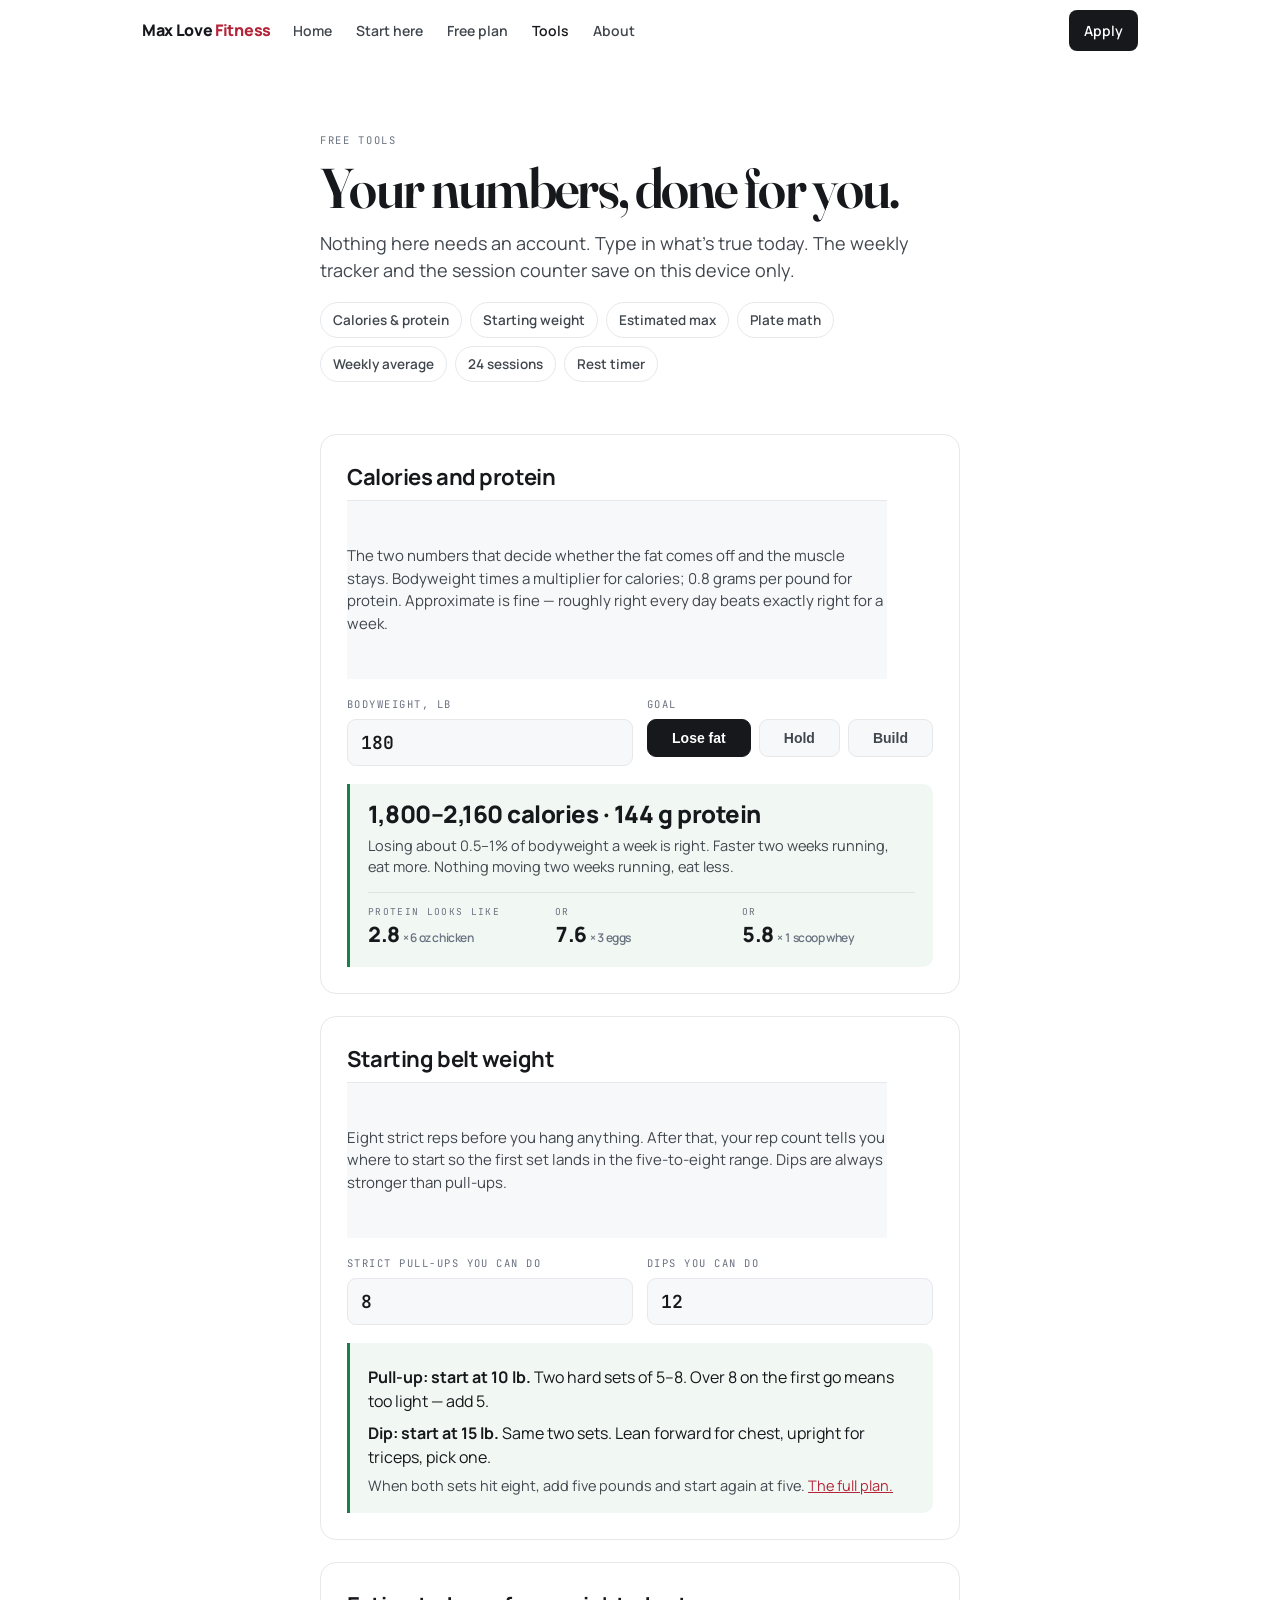
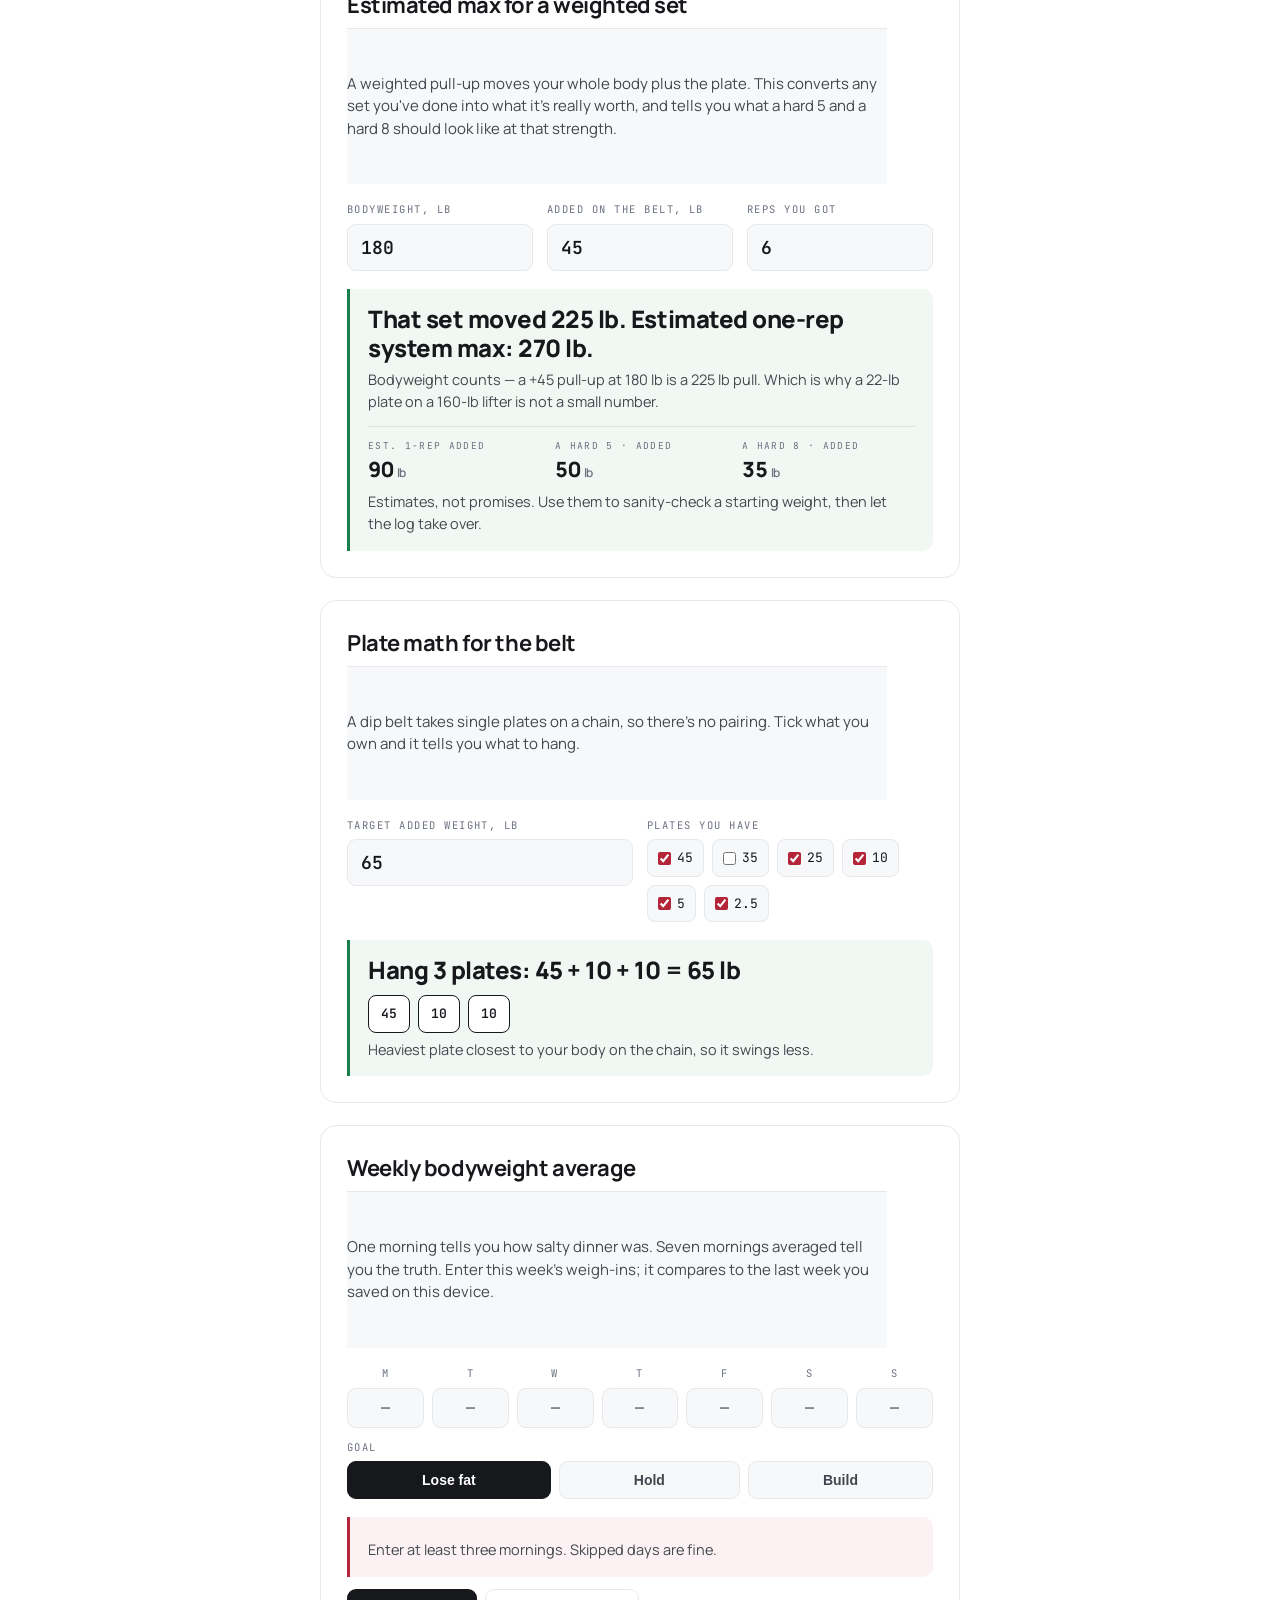
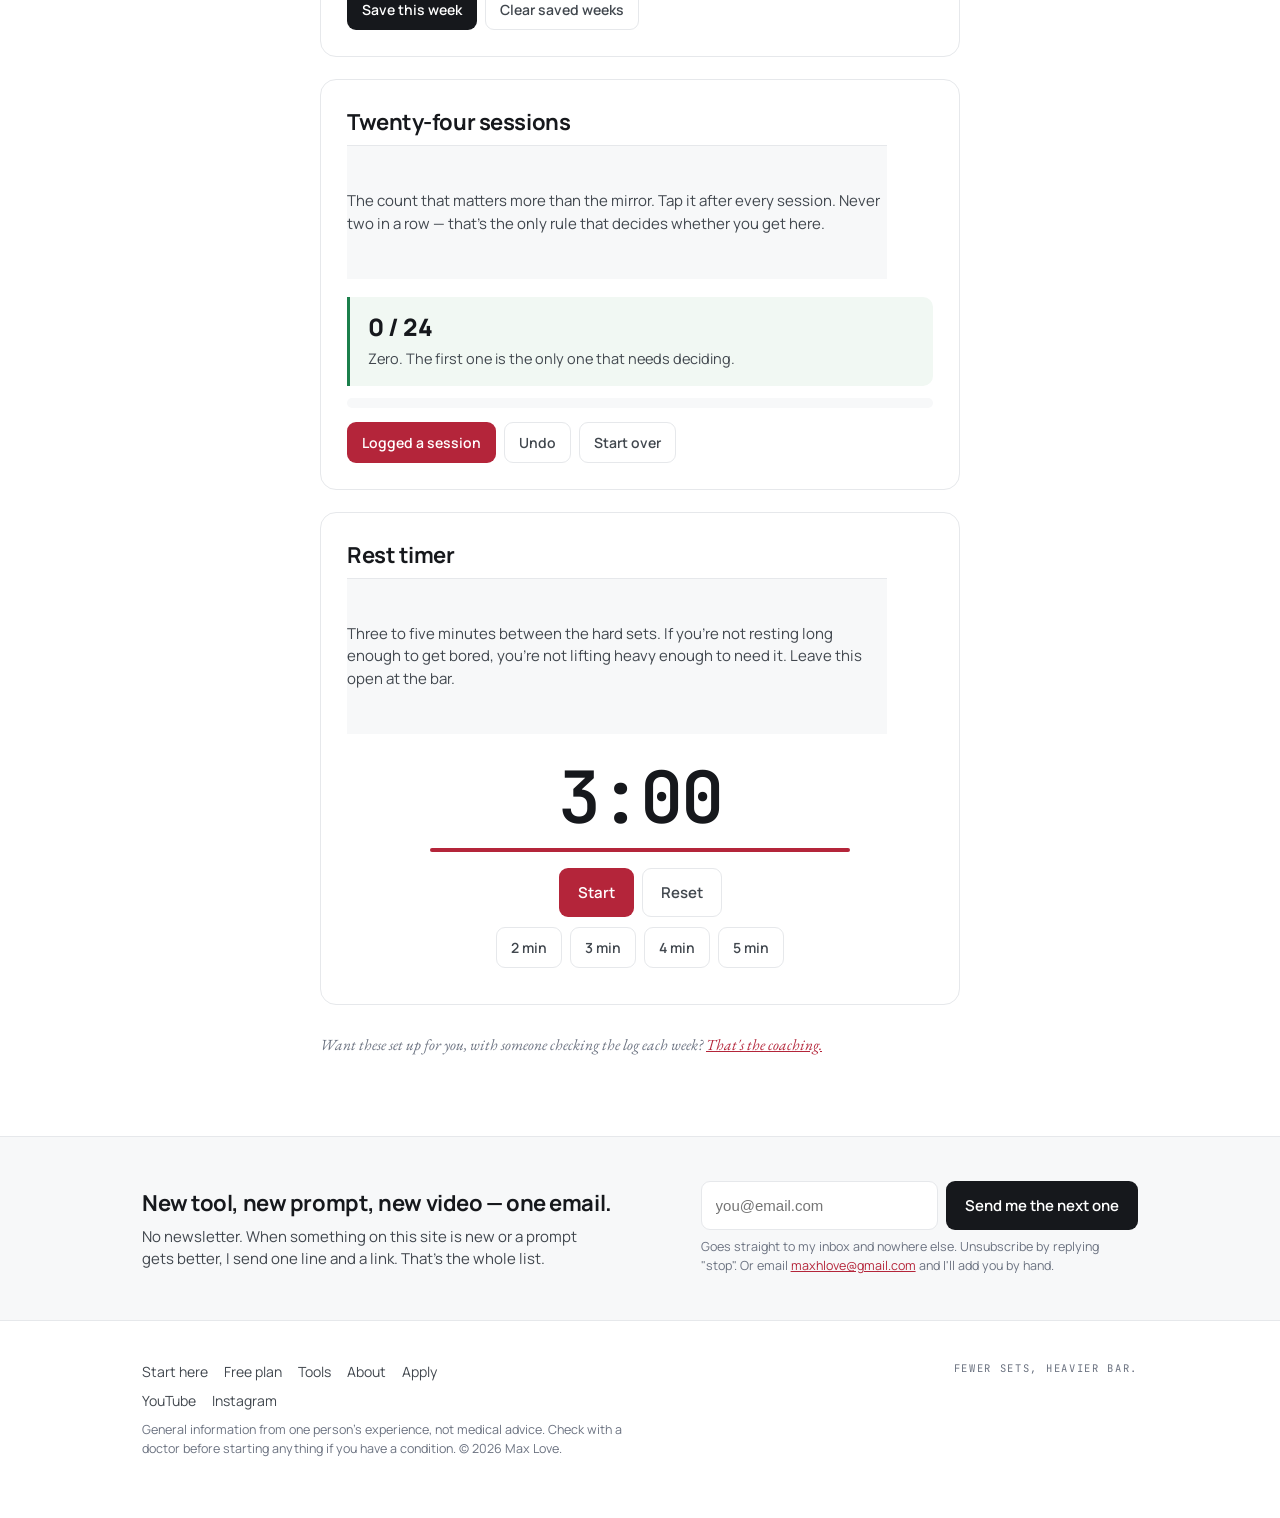
<file: tools.html>
<!doctype html>
<html lang="en">
<head>
<meta charset="utf-8">
<meta name="viewport" content="width=device-width,initial-scale=1">
<title>Tools · Max Love Fitness</title>
<meta name="description" content="Calories and protein, starting belt weight, estimated max, plate math, weekly bodyweight average, a 24-session counter and a rest timer. Free, no account.">
<link rel="canonical" href="https://maxlovefitness.com/tools.html">
<meta property="og:type" content="website"><meta property="og:site_name" content="Max Love Fitness">
<meta property="og:title" content="Tools · Max Love Fitness"><meta property="og:description" content="Calories and protein, starting belt weight, estimated max, plate math, weekly bodyweight average, a 24-session counter and a rest timer. Free, no account."><meta property="og:url" content="https://maxlovefitness.com/tools.html">
<meta property="og:image" content="https://maxlovefitness.com/og.jpg"><meta property="og:image:width" content="1200"><meta property="og:image:height" content="630"><meta property="og:image:alt" content="Max Love, before and after: 70 lb lost, same guy, same mirror">
<meta name="twitter:card" content="summary_large_image"><meta name="twitter:image" content="https://maxlovefitness.com/og.jpg">
<link rel="icon" href="favicon.svg" type="image/svg+xml">
<link rel="apple-touch-icon" href="apple-touch-icon.jpg">
<link rel="manifest" href="site.webmanifest">
<link rel="preconnect" href="https://fonts.googleapis.com"><link rel="preconnect" href="https://fonts.gstatic.com" crossorigin>
<link rel="stylesheet" href="https://fonts.googleapis.com/css2?family=Fraunces:opsz,wght@9..144,500;9..144,600&family=Manrope:wght@400;500;600;700;800&family=EB+Garamond:ital@1&family=JetBrains+Mono:wght@400;600&display=swap">
<meta name="theme-color" content="#FFFFFF">
<link rel="stylesheet" href="site.css?v=83989c0b">

<style>
.tool{border:1px solid var(--rule);border-radius:16px;padding:26px;margin-top:22px;scroll-margin-top:80px;background:#fff}
.tool h3{font-size:22px;letter-spacing:-.02em;margin-bottom:6px}
.tool .sub{color:var(--ink2);font-size:15px;margin-bottom:18px;max-width:60ch}
.fields{display:grid;grid-template-columns:repeat(auto-fit,minmax(160px,1fr));gap:14px}
label{display:block;font-family:"JetBrains Mono",monospace;font-size:10.5px;letter-spacing:.14em;text-transform:uppercase;color:var(--ink3);margin-bottom:6px}
input[type=number]{width:100%;font-family:"JetBrains Mono",monospace;font-size:18px;font-weight:600;color:var(--ink);background:var(--wash);border:1px solid var(--rule);border-radius:9px;padding:11px 13px}
input[type=number]:focus{outline:2px solid var(--red);outline-offset:1px;background:#fff}
input::-webkit-outer-spin-button,input::-webkit-inner-spin-button{-webkit-appearance:none;margin:0}
.seg{display:flex;gap:8px;flex-wrap:wrap}
.seg button{flex:1 1 auto;min-width:80px;font-family:Inter,sans-serif;font-size:14px;font-weight:600;color:var(--ink2);background:var(--wash);border:1px solid var(--rule);border-radius:9px;padding:10px 12px;cursor:pointer}
.seg button[aria-pressed=true]{background:var(--ink);border-color:var(--ink);color:#fff}
.out{margin-top:18px;border-left:3px solid var(--red);background:var(--red-wash);border-radius:0 10px 10px 0;padding:16px 18px}
.out.ok{border-color:var(--go);background:var(--go-wash)}
.out .big{font-size:24px;font-weight:800;letter-spacing:-.02em;line-height:1.2}
.out .why{font-size:14.5px;color:var(--ink2);margin-top:6px;max-width:60ch}
.nums{display:grid;grid-template-columns:repeat(auto-fit,minmax(120px,1fr));gap:14px;margin-top:14px;border-top:1px solid rgba(0,0,0,.08);padding-top:12px}
.nums .k{font-family:"JetBrains Mono",monospace;font-size:9.5px;letter-spacing:.14em;text-transform:uppercase;color:var(--ink3)}
.nums .v{font-size:21px;font-weight:800;letter-spacing:-.02em;font-variant-numeric:tabular-nums}
.nums .v small{font-size:12px;color:var(--ink3);font-weight:600}
.chips{display:flex;gap:8px;flex-wrap:wrap;margin-top:10px}
.chip{font-family:"JetBrains Mono",monospace;font-size:13px;font-weight:600;border:1px solid var(--ink);border-radius:8px;padding:8px 12px;background:#fff}
.chip.small{border-color:var(--rule);color:var(--ink2)}
.check{display:flex;gap:8px;flex-wrap:wrap}
.check label{display:flex;gap:6px;align-items:center;font-family:"JetBrains Mono",monospace;font-size:13px;letter-spacing:0;text-transform:none;color:var(--ink);background:var(--wash);border:1px solid var(--rule);border-radius:8px;padding:8px 10px;cursor:pointer;margin:0}
.check input{accent-color:var(--red)}
.week{display:grid;grid-template-columns:repeat(7,1fr);gap:8px}
.week input{font-size:15px;padding:9px 6px;text-align:center}
.timer{text-align:center;padding:10px 0}
.clock{font-family:"JetBrains Mono",monospace;font-size:clamp(48px,12vw,72px);font-weight:600;letter-spacing:-.03em;font-variant-numeric:tabular-nums;line-height:1}
.clock.done{color:var(--go)}
.tbar{height:4px;background:var(--wash);border-radius:99px;margin:14px auto 16px;max-width:420px;overflow:hidden}.tbar i{display:block;height:100%;background:var(--red);width:100%}
.trow{display:flex;gap:8px;justify-content:center;flex-wrap:wrap}
.btn.sm{padding:10px 14px;font-size:14px}
.prog{height:10px;background:var(--wash);border-radius:99px;overflow:hidden;margin-top:12px}.prog i{display:block;height:100%;background:var(--red);width:0;transition:width .4s}
.toc{display:flex;gap:8px;flex-wrap:wrap;margin-top:18px}
.toc a{font-size:13.5px;font-weight:600;color:var(--ink2);text-decoration:none;border:1px solid var(--rule);border-radius:99px;padding:7px 12px}
.toc a:hover{border-color:var(--ink);color:var(--ink)}
.a2hs{display:none;align-items:flex-start;gap:12px;margin-top:18px;border:1px solid var(--rule);border-left:3px solid var(--ink);border-radius:0 12px 12px 0;background:var(--wash);padding:14px 16px}
.a2hs.on{display:flex}
.a2hs p{font-size:14.5px;color:var(--ink2);margin:0}
.a2hs b{color:var(--ink)}
.a2hs button{flex:none;font:inherit;font-size:13px;font-weight:700;color:var(--ink3);background:none;border:0;cursor:pointer;padding:2px 4px}
.a2hs button:hover{color:var(--ink)}
@media (max-width:640px){.week{grid-template-columns:repeat(4,1fr)}}
</style>
</head>
<body>
<a class="skip" href="#content">Skip to content</a>
<header class="hdr"><div class="wrap">
  <a class="brand" href="index.html">Max Love <span>Fitness</span></a>
  <nav class="nav" aria-label="Site"><a href="index.html">Home</a><a href="start.html">Start here</a><a href="plan.html">Free plan</a><a href="tools.html" class="on">Tools</a><a href="about.html">About</a></nav>
  <a class="btn dark" href="apply.html">Apply</a>
</div></header>
<div id="content">
<section class="band" style="padding-bottom:30px"><div class="narrow">
  <div class="eyebrow rv">free tools</div>
  <h1 class="hero rv d1" style="font-size:clamp(34px,6vw,56px);margin-top:12px">Your numbers, done for you.</h1>
  <p class="lede rv d2" style="margin-top:14px">Nothing here needs an account. Type in what's true today. The weekly tracker and the session counter save on this device only.</p>
  <div class="a2hs" id="a2hs"><p id="a2hsText"></p><button type="button" id="a2hsX" aria-label="Dismiss">Dismiss</button></div>
  <div class="toc rv d3">
    <a href="#food">Calories &amp; protein</a><a href="#start">Starting weight</a><a href="#max">Estimated max</a><a href="#plates">Plate math</a><a href="#week">Weekly average</a><a href="#count">24 sessions</a><a href="#rest">Rest timer</a>
  </div>
</div></section>

<section style="padding-bottom:80px"><div class="narrow">

  <div class="tool rv" id="food">
    <h3>Calories and protein</h3>
    <p class="sub">The two numbers that decide whether the fat comes off and the muscle stays. Bodyweight times a multiplier for calories; 0.8 grams per pound for protein. Approximate is fine — roughly right every day beats exactly right for a week.</p>
    <div class="fields">
      <div><label for="f-bw">Bodyweight, lb</label><input type="number" id="f-bw" value="180" min="90" max="400" inputmode="numeric"></div>
      <div><label>Goal</label><div class="seg" id="f-goal"><button data-v="cut" aria-pressed="true">Lose fat</button><button data-v="hold" aria-pressed="false">Hold</button><button data-v="gain" aria-pressed="false">Build</button></div></div>
    </div>
    <div class="out ok" id="f-out"></div>
  </div>

  <div class="tool rv" id="start">
    <h3>Starting belt weight</h3>
    <p class="sub">Eight strict reps before you hang anything. After that, your rep count tells you where to start so the first set lands in the five-to-eight range. Dips are always stronger than pull-ups.</p>
    <div class="fields">
      <div><label for="s-pu">Strict pull-ups you can do</label><input type="number" id="s-pu" value="8" min="0" max="60" inputmode="numeric"></div>
      <div><label for="s-dp">Dips you can do</label><input type="number" id="s-dp" value="12" min="0" max="80" inputmode="numeric"></div>
    </div>
    <div class="out" id="s-out"></div>
  </div>

  <div class="tool rv" id="max">
    <h3>Estimated max for a weighted set</h3>
    <p class="sub">A weighted pull-up moves your whole body plus the plate. This converts any set you've done into what it's really worth, and tells you what a hard 5 and a hard 8 should look like at that strength.</p>
    <div class="fields">
      <div><label for="m-bw">Bodyweight, lb</label><input type="number" id="m-bw" value="180" min="90" max="400" inputmode="numeric"></div>
      <div><label for="m-add">Added on the belt, lb</label><input type="number" id="m-add" value="45" min="0" max="400" inputmode="numeric"></div>
      <div><label for="m-reps">Reps you got</label><input type="number" id="m-reps" value="6" min="1" max="20" inputmode="numeric"></div>
    </div>
    <div class="out ok" id="m-out"></div>
  </div>

  <div class="tool rv" id="plates">
    <h3>Plate math for the belt</h3>
    <p class="sub">A dip belt takes single plates on a chain, so there's no pairing. Tick what you own and it tells you what to hang.</p>
    <div class="fields">
      <div><label for="p-target">Target added weight, lb</label><input type="number" id="p-target" value="65" min="0" max="400" step="2.5" inputmode="decimal"></div>
      <div><label>Plates you have</label><div class="check" id="p-have">
        <label><input type="checkbox" value="45" checked>45</label><label><input type="checkbox" value="35">35</label><label><input type="checkbox" value="25" checked>25</label><label><input type="checkbox" value="10" checked>10</label><label><input type="checkbox" value="5" checked>5</label><label><input type="checkbox" value="2.5" checked>2.5</label></div></div>
    </div>
    <div class="out ok" id="p-out"></div>
  </div>

  <div class="tool rv" id="week">
    <h3>Weekly bodyweight average</h3>
    <p class="sub">One morning tells you how salty dinner was. Seven mornings averaged tell you the truth. Enter this week's weigh-ins; it compares to the last week you saved on this device.</p>
    <div class="week" id="w-days"></div>
    <div class="fields" style="margin-top:12px"><div><label>Goal</label><div class="seg" id="w-goal"><button data-v="cut" aria-pressed="true">Lose fat</button><button data-v="hold" aria-pressed="false">Hold</button><button data-v="gain" aria-pressed="false">Build</button></div></div></div>
    <div class="out" id="w-out"></div>
    <div class="trow" style="justify-content:flex-start;margin-top:12px"><button class="btn dark sm" id="w-save">Save this week</button><button class="btn ghost sm" id="w-clear">Clear saved weeks</button></div>
  </div>

  <div class="tool rv" id="count">
    <h3>Twenty-four sessions</h3>
    <p class="sub">The count that matters more than the mirror. Tap it after every session. Never two in a row — that's the only rule that decides whether you get here.</p>
    <div class="out ok" id="c-out"></div>
    <div class="prog"><i id="c-bar"></i></div>
    <div class="trow" style="justify-content:flex-start;margin-top:14px"><button class="btn solid sm" id="c-add">Logged a session</button><button class="btn ghost sm" id="c-undo">Undo</button><button class="btn ghost sm" id="c-reset">Start over</button></div>
  </div>

  <div class="tool rv" id="rest">
    <h3>Rest timer</h3>
    <p class="sub">Three to five minutes between the hard sets. If you're not resting long enough to get bored, you're not lifting heavy enough to need it. Leave this open at the bar.</p>
    <div class="timer">
      <div class="clock" id="clock">3:00</div>
      <div class="tbar"><i id="tfill"></i></div>
      <div class="trow"><button class="btn solid" id="tStart">Start</button><button class="btn ghost" id="tReset">Reset</button></div>
      <div class="trow" style="margin-top:10px"><button class="btn ghost sm" data-secs="120">2 min</button><button class="btn ghost sm" data-secs="180">3 min</button><button class="btn ghost sm" data-secs="240">4 min</button><button class="btn ghost sm" data-secs="300">5 min</button></div>
    </div>
  </div>

  <p class="note" style="margin-top:28px">Want these set up for you, with someone checking the log each week? <a href="apply.html">That's the coaching.</a></p>
</div></section>
</div>
<p class="printfoot" style="display:none">maxlovefitness.com · fewer sets, heavier bar.</p>
<section class="sub" id="subscribe"><div class="wrap">
  <div>
    <h3>New tool, new prompt, new video — one email.</h3>
    <p>No newsletter. When something on this site is new or a prompt gets better, I send one line and a link. That's the whole list.</p>
  </div>
  <div>
    <form action="https://formsubmit.co/maxhlove@gmail.com" method="POST" id="subform">
      <input type="hidden" name="_subject" value="New subscriber — maxlovefitness.com">
      <input type="hidden" name="_template" value="table">
      <input type="hidden" name="_captcha" value="false">
      <input type="hidden" name="_next" value="https://maxlovefitness.com/tools.html?subscribed=1#subscribe">
      <input type="hidden" name="Page" value="tools.html">
      <input type="text" name="_honey" class="honey" tabindex="-1" autocomplete="off">
      <input type="email" name="Email" placeholder="you@email.com" required autocomplete="email" aria-label="Email address">
      <button class="btn dark" type="submit">Send me the next one</button>
    </form>
    <div class="ok" id="subok" hidden>Got it. You'll hear from me when there's something worth sending.</div>
    <p class="fine">Goes straight to my inbox and nowhere else. Unsubscribe by replying "stop". Or email <a href="mailto:maxhlove@gmail.com?subject=Add%20me%20to%20the%20list">maxhlove@gmail.com</a> and I'll add you by hand.</p>
  </div>
</div></section>
<footer><div class="wrap">
  <div>
    <div><a href="start.html">Start here</a><a href="plan.html">Free plan</a><a href="tools.html">Tools</a><a href="about.html">About</a><a href="apply.html">Apply</a></div>
    <div style="margin-top:8px"><a href="https://www.youtube.com/@maxlovefitness" rel="me noopener" target="_blank">YouTube</a><a href="https://www.instagram.com/maxlovefitness/" rel="me noopener" target="_blank">Instagram</a></div>
    <p class="fine">General information from one person's experience, not medical advice. Check with a doctor before starting anything if you have a condition. © 2026 Max Love.</p>
  </div>
  <div class="eyebrow">fewer sets, heavier bar.</div>
</div></footer>
<script>if("serviceWorker" in navigator){addEventListener("load",function(){navigator.serviceWorker.register("sw.js").catch(function(){})});}

document.documentElement.classList.add("js");
(function(){
  var h=document.querySelector(".hdr"); if(h){ var f=function(){h.classList.toggle("stuck",window.scrollY>8)}; f(); addEventListener("scroll",f,{passive:true}); }
  // inner pages: the headline enters word by word
  [].slice.call(document.querySelectorAll("h1.hero")).forEach(function(h){ if(h.children.length) return; h.classList.remove("rv"); h.innerHTML=h.textContent.trim().split(/\s+/).map(function(w,i){return '<span class="w" style="transition-delay:'+(i*45)+'ms">'+w+'</span>'}).join(" "); requestAnimationFrame(function(){ setTimeout(function(){ h.classList.add("in"); }, 40); }); });
  // phone: tuck the nav row on the way down, bring it back on the way up; paint range fills
  (function(){ var last=scrollY, hd=document.querySelector(".hdr"); addEventListener("scroll",function(){ var y=scrollY; if(innerWidth<=640&&hd){ if(y>last+6&&y>120) hd.classList.add("tuck"); else if(y<last-6) hd.classList.remove("tuck"); } last=y; },{passive:true}); })();
  (function(){ var rs=[].slice.call(document.querySelectorAll("input[type=range]")); var paint=function(r){ var mn=+r.min||0,mx=+r.max||100; r.style.setProperty("--fill",((+r.value-mn)/(mx-mn)*100)+"%"); }; rs.forEach(function(r){ paint(r); r.addEventListener("input",function(){paint(r)}); }); })();
  // long pages: mirror the contents list into a fixed rail that tracks the section in view
  (function(){ var toc=document.querySelector("nav.toc"); if(!toc||innerWidth<1180) return; var links=[].slice.call(toc.querySelectorAll("a[href^='#']")); if(links.length<4) return;
    var rail=document.createElement("nav"); rail.className="rail"; rail.setAttribute("aria-label","On this page"); rail.innerHTML=links.map(function(l){ return '<a href="'+l.getAttribute("href")+'">'+l.textContent.replace(/^\s*\d+\s*/,"")+'</a>'; }).join(""); document.body.appendChild(rail);
    var ra=[].slice.call(rail.querySelectorAll("a")), secs=links.map(function(l){ return document.querySelector(l.getAttribute("href")); });
    var paint=function(){ var idx=0; secs.forEach(function(s,i){ if(s && s.getBoundingClientRect().top<=innerHeight*.35) idx=i; }); ra.forEach(function(a,i){ a.classList.toggle("on",i===idx); }); };
    addEventListener("scroll",paint,{passive:true}); paint(); })();
  // inner pages: plain-text h2s assemble word by word as they enter
  (function(){ if(document.querySelector("h2.sec[data-split]")) return; var hs=[].slice.call(document.querySelectorAll("main h2, .plan h2, .about h2")).filter(function(h){ return !h.children.length && h.textContent.trim().split(/\s+/).length<=9; }); if(!hs.length) return;
    hs.forEach(function(h){ var t=h.textContent.trim(); h.setAttribute("aria-label",t); h.classList.add("split"); h.classList.remove("rv"); h.innerHTML=t.split(/\s+/).map(function(w,i){ return '<span class="sw"><i style="transition-delay:'+(i*50)+'ms">'+w+'</i></span>'; }).join(" "); });
    if(!("IntersectionObserver" in window)){ hs.forEach(function(h){h.classList.add("in")}); return; }
    var io=new IntersectionObserver(function(en){ en.forEach(function(x){ if(x.isIntersecting){ x.target.classList.add("in"); io.unobserve(x.target); } }); },{threshold:.4}); hs.forEach(function(h){ io.observe(h); });
    setTimeout(function(){ hs.forEach(function(h){ if(h.getBoundingClientRect().top<innerHeight) h.classList.add("in"); }); },1800); })();
  var els=[].slice.call(document.querySelectorAll(".rv"));
  if(!("IntersectionObserver" in window)){ els.forEach(function(e){e.classList.add("in")}); return; }
  var io=new IntersectionObserver(function(en){ en.forEach(function(x){ if(x.isIntersecting){ x.target.classList.add("in"); io.unobserve(x.target); } }); },{rootMargin:"0px 0px -8% 0px",threshold:.08});
  els.forEach(function(e){io.observe(e)});
  setTimeout(function(){els.forEach(function(e){if(e.getBoundingClientRect().top<innerHeight)e.classList.add("in")})},1800); // in-app browsers: never leave the fold blank
  // count-up
  var cs=[].slice.call(document.querySelectorAll("[data-count]"));
  var co=new IntersectionObserver(function(en){ en.forEach(function(x){ if(!x.isIntersecting) return; co.unobserve(x.target);
    var el=x.target, end=+el.getAttribute("data-count"), pre=el.getAttribute("data-pre")||"", t0=null;
    if(matchMedia("(prefers-reduced-motion: reduce)").matches){ el.textContent=pre+end; return; }
    var step=function(t){ if(!t0)t0=t; var p=Math.min(1,(t-t0)/900); var v=Math.round(end*(1-Math.pow(1-p,3))); el.textContent=pre+v; if(p<1) requestAnimationFrame(step); };
    requestAnimationFrame(step); }); },{threshold:.5});
  cs.forEach(function(e){co.observe(e)});
})();

if(new URLSearchParams(location.search).get("subscribed")==="1"){var f=document.getElementById("subform"),o=document.getElementById("subok");if(f&&o){f.hidden=true;o.hidden=false;}history.replaceState(null,"",location.pathname+"#subscribe");}</script>
<script>
(function(){
const $=id=>document.getElementById(id);
const seg=(id,cb)=>{const el=$(id);el.addEventListener("click",e=>{const b=e.target.closest("button");if(!b)return;[...el.children].forEach(x=>x.setAttribute("aria-pressed",String(x===b)));cb(b.dataset.v);});};
const cal=(bw,g)=>{const r=n=>Math.round(bw*n/10)*10;return g==="cut"?[r(10),r(12)]:g==="hold"?[r(12.5),r(13.5)]:[r(15),r(16)];};

/* food */
let fg="cut";
function food(){const bw=Math.max(90,Math.min(400,+$("f-bw").value||180));const c=cal(bw,fg),p=Math.round(bw*.8);
  const how=fg==="cut"?"Losing about 0.5–1% of bodyweight a week is right. Faster two weeks running, eat more. Nothing moving two weeks running, eat less.":fg==="hold"?"Your weekly average should stay flat. If it drifts more than 1% either way two weeks running, adjust.":"Gaining about 0.25–0.5% of bodyweight a week is right. Faster than that two weeks running, eat a little less.";
  $("f-out").innerHTML=`<div class="big">${c[0].toLocaleString()}–${c[1].toLocaleString()} calories · ${p} g protein</div><div class="why">${how}</div>
  <div class="nums"><div><div class="k">Protein looks like</div><div class="v">${Math.round(p/52*10)/10} <small>× 6 oz chicken</small></div></div><div><div class="k">or</div><div class="v">${Math.round(p/19*10)/10} <small>× 3 eggs</small></div></div><div><div class="k">or</div><div class="v">${Math.round(p/25*10)/10} <small>× 1 scoop whey</small></div></div></div>`;}
$("f-bw").addEventListener("input",food);seg("f-goal",v=>{fg=v;food();});food();

/* start */
const puStart=n=>n<8?null:n<=10?10:n<=14?20:n<=19?35:45;
const dpStart=n=>n<10?null:n<=14?15:n<=19?30:n<=24?45:60;
function start(){const pu=+$("s-pu").value||0,dp=+$("s-dp").value||0,a=puStart(pu),b=dpStart(dp);const o=$("s-out");o.className="out"+((a||b)?" ok":"");
  const pl=a===null?`<b>Pull-up: no belt yet.</b> Get to 8 strict reps first — dead hang, chin over, no kick.`:`<b>Pull-up: start at ${a} lb.</b> Two hard sets of 5–8. Over 8 on the first go means too light — add 5.`;
  const dl=b===null?`<b>Dip: no belt yet.</b> Get to 10 clean reps — shoulders below elbows, full lockout.`:`<b>Dip: start at ${b} lb.</b> Same two sets. Lean forward for chest, upright for triceps, pick one.`;
  o.innerHTML=`<div class="why" style="font-size:16px;color:var(--ink)">${pl}</div><div class="why" style="font-size:16px;color:var(--ink);margin-top:8px">${dl}</div><div class="why">When both sets hit eight, add five pounds and start again at five. <a href="plan.html">The full plan.</a></div>`;}
["s-pu","s-dp"].forEach(id=>$(id).addEventListener("input",start));start();

/* max (Epley on system weight) */
function emax(){const bw=+$("m-bw").value||180,add=+$("m-add").value||0,reps=Math.max(1,Math.min(20,+$("m-reps").value||1));
  const sys=bw+add,one=reps===1?sys:sys*(1+reps/30);const five=one/(1+5/30),eight=one/(1+8/30);const r5=Math.round((five-bw)/5)*5,r8=Math.round((eight-bw)/5)*5;
  $("m-out").innerHTML=`<div class="big">That set moved ${sys.toLocaleString()} lb. Estimated one-rep system max: ${Math.round(one).toLocaleString()} lb.</div>
  <div class="why">Bodyweight counts — a +${add} pull-up at ${bw} lb is a ${sys} lb pull. Which is why a 22-lb plate on a 160-lb lifter is not a small number.</div>
  <div class="nums"><div><div class="k">Est. 1-rep added</div><div class="v">${Math.max(0,Math.round(one-bw))} <small>lb</small></div></div><div><div class="k">A hard 5 · added</div><div class="v">${Math.max(0,r5)} <small>lb</small></div></div><div><div class="k">A hard 8 · added</div><div class="v">${Math.max(0,r8)} <small>lb</small></div></div></div>
  <div class="why">Estimates, not promises. Use them to sanity-check a starting weight, then let the log take over.</div>`;}
["m-bw","m-add","m-reps"].forEach(id=>$(id).addEventListener("input",emax));emax();

/* plates */
function plates(){const t=Math.max(0,+$("p-target").value||0);const have=[...document.querySelectorAll("#p-have input:checked")].map(x=>+x.value).sort((a,b)=>b-a);
  let left=t,used=[];for(const p of have){while(left>=p-0.001){used.push(p);left-=p;if(used.length>12)break;}}
  const got=t-left;const o=$("p-out");o.className="out"+(left<0.001?" ok":"");
  o.innerHTML=used.length?`<div class="big">Hang ${used.length} plate${used.length>1?"s":""}: ${used.join(" + ")} = ${got} lb</div><div class="chips">${used.map(p=>`<span class="chip">${p}</span>`).join("")}</div>`+(left>0.001?`<div class="why">Short by ${Math.round(left*10)/10} lb with the plates you ticked. Closest you can hang is ${got}; next step up needs a smaller plate.</div>`:`<div class="why">Heaviest plate closest to your body on the chain, so it swings less.</div>`)
   :`<div class="big">Nothing to hang yet.</div><div class="why">Zero is a legitimate target for the first two weeks. Use a backpack with books if you want a number between 0 and your smallest plate.</div>`;}
$("p-target").addEventListener("input",plates);document.querySelectorAll("#p-have input").forEach(x=>x.addEventListener("change",plates));plates();

/* week */
let wg="cut";const K="mlf_weeks";const wd=$("w-days");const days=["M","T","W","T","F","S","S"];
wd.innerHTML=days.map((d,i)=>`<div><label style="text-align:center">${d}</label><input type="number" step="0.1" inputmode="decimal" data-i="${i}" placeholder="—"></div>`).join("");
const load=()=>{try{return JSON.parse(localStorage.getItem(K)||"[]")}catch(e){return[]}};
function week(){const vals=[...wd.querySelectorAll("input")].map(x=>+x.value).filter(v=>v>50);const o=$("w-out");
  if(vals.length<3){o.className="out";o.innerHTML=`<div class="why">Enter at least three mornings. Skipped days are fine.</div>`;return;}
  const avg=vals.reduce((a,b)=>a+b,0)/vals.length;const saved=load();const prev=saved.length?saved[saved.length-1].avg:null;
  let verdict="";if(prev!==null){const d=avg-prev,pct=d/prev*100;
    if(wg==="cut")verdict=pct<-1.2?"Faster than 1% a week. Eat a bit more — you're losing muscle with the fat.":pct<-0.4?"On pace. Change nothing.":pct<0.2?"Flat for the week. If next week is flat too, drop calories slightly.":"Up on a cut. Check the food log honestly before changing anything.";
    else if(wg==="hold")verdict=Math.abs(pct)<1?"Holding. Good.":"Drifting more than 1%. Adjust a little.";
    else verdict=pct>0.6?"Faster than half a percent. Ease off slightly.":pct>0.15?"On pace for a lean gain.":"Not moving. Add a little food.";}
  o.className="out ok";o.innerHTML=`<div class="big">This week: ${avg.toFixed(1)} lb average${prev!==null?` · ${avg-prev>=0?"+":""}${(avg-prev).toFixed(1)} vs last saved week`:""}</div><div class="why">${prev===null?"No saved week yet. Save this one and next week you'll get a real comparison.":verdict}</div>${saved.length?`<div class="chips">${saved.slice(-8).map(w=>`<span class="chip small">${w.avg.toFixed(1)}</span>`).join("")}</div>`:""}`;}
wd.addEventListener("input",week);seg("w-goal",v=>{wg=v;week();});
$("w-save").addEventListener("click",()=>{const vals=[...wd.querySelectorAll("input")].map(x=>+x.value).filter(v=>v>50);if(vals.length<3)return;const s=load();s.push({t:Date.now(),avg:vals.reduce((a,b)=>a+b,0)/vals.length});try{localStorage.setItem(K,JSON.stringify(s.slice(-26)))}catch(e){}wd.querySelectorAll("input").forEach(x=>x.value="");week();});
$("w-clear").addEventListener("click",()=>{try{localStorage.removeItem(K)}catch(e){}week();});week();

/* count */
const CK="mlf_sessions";const getC=()=>{try{return Math.max(0,+localStorage.getItem(CK)||0)}catch(e){return 0}};const setC=n=>{try{localStorage.setItem(CK,String(n))}catch(e){}};
function count(){const n=getC();const left=Math.max(0,24-n);$("c-bar").style.width=Math.min(100,n/24*100)+"%";
  const line=n===0?"Zero. The first one is the only one that needs deciding.":n<9?`${n} of 24. This is where most plans die. Yours doesn't have to.`:n<16?`${n} of 24. Past the quit zone. It stopped being a plan and became what you do.`:n<24?`${n} of 24. ${left} to go. Don't judge the mirror yet.`:`${n}. Twenty-four is done. Look at yourself now, then keep going.`;
  $("c-out").innerHTML=`<div class="big">${n} / 24</div><div class="why">${line}</div>`;}
$("c-add").addEventListener("click",()=>{setC(getC()+1);count();});$("c-undo").addEventListener("click",()=>{setC(Math.max(0,getC()-1));count();});$("c-reset").addEventListener("click",()=>{setC(0);count();});count();

/* rest */
let total=180,left=180,tick=null;const fmt=s=>Math.floor(s/60)+":"+String(s%60).padStart(2,"0");
const paint=()=>{$("clock").textContent=left===0?"Go":fmt(left);$("clock").classList.toggle("done",left===0);$("tfill").style.width=(left/total*100)+"%";};
const stop=()=>{if(tick){clearInterval(tick);tick=null;}$("tStart").textContent="Start";};
$("tStart").addEventListener("click",()=>{if(tick){stop();return;}if(left===0)left=total;$("tStart").textContent="Pause";tick=setInterval(()=>{left=Math.max(0,left-1);paint();if(left===0){stop();try{navigator.vibrate&&navigator.vibrate([200,80,200])}catch(e){}}},1000);});
$("tReset").addEventListener("click",()=>{stop();left=total;paint();});
document.querySelectorAll("[data-secs]").forEach(b=>b.addEventListener("click",()=>{stop();total=+b.dataset.secs;left=total;paint();}));paint();

/* this page works with no signal once it is on the home screen — say so, once, on phones */
try{
  var standalone = matchMedia("(display-mode: standalone)").matches || navigator.standalone;
  if(!standalone && innerWidth<=820 && localStorage.getItem("mlf_a2hs")!=="off"){
    var ios=/iPhone|iPad|iPod/i.test(navigator.userAgent);
    $("a2hsText").innerHTML = ios
      ? "<b>Keep this at the bar.</b> Share \u2192 Add to Home Screen, and the rest timer and every calculator here keep working with no signal."
      : "<b>Keep this at the bar.</b> Menu \u2192 Add to Home screen, and the rest timer and every calculator here keep working with no signal.";
    $("a2hs").classList.add("on");
    $("a2hsX").addEventListener("click",function(){ $("a2hs").classList.remove("on"); try{localStorage.setItem("mlf_a2hs","off")}catch(e){} });
  }
}catch(e){}

/* carry the visitor's numbers over from the home page */
try{const sv=JSON.parse(localStorage.getItem("mlf_numbers")||"null");if(sv&&sv.bw){$("f-bw").value=sv.bw;$("m-bw").value=sv.bw;const g=document.querySelector('#f-goal button[data-v="'+sv.goal+'"]');if(g)g.click();const w=document.querySelector('#w-goal button[data-v="'+sv.goal+'"]');if(w)w.click();food();emax();}const pu=+localStorage.getItem("mlf_pu");if(pu>0){$("s-pu").value=pu;start();}}catch(e){}
})();
</script>
</body>
</html>
</file>
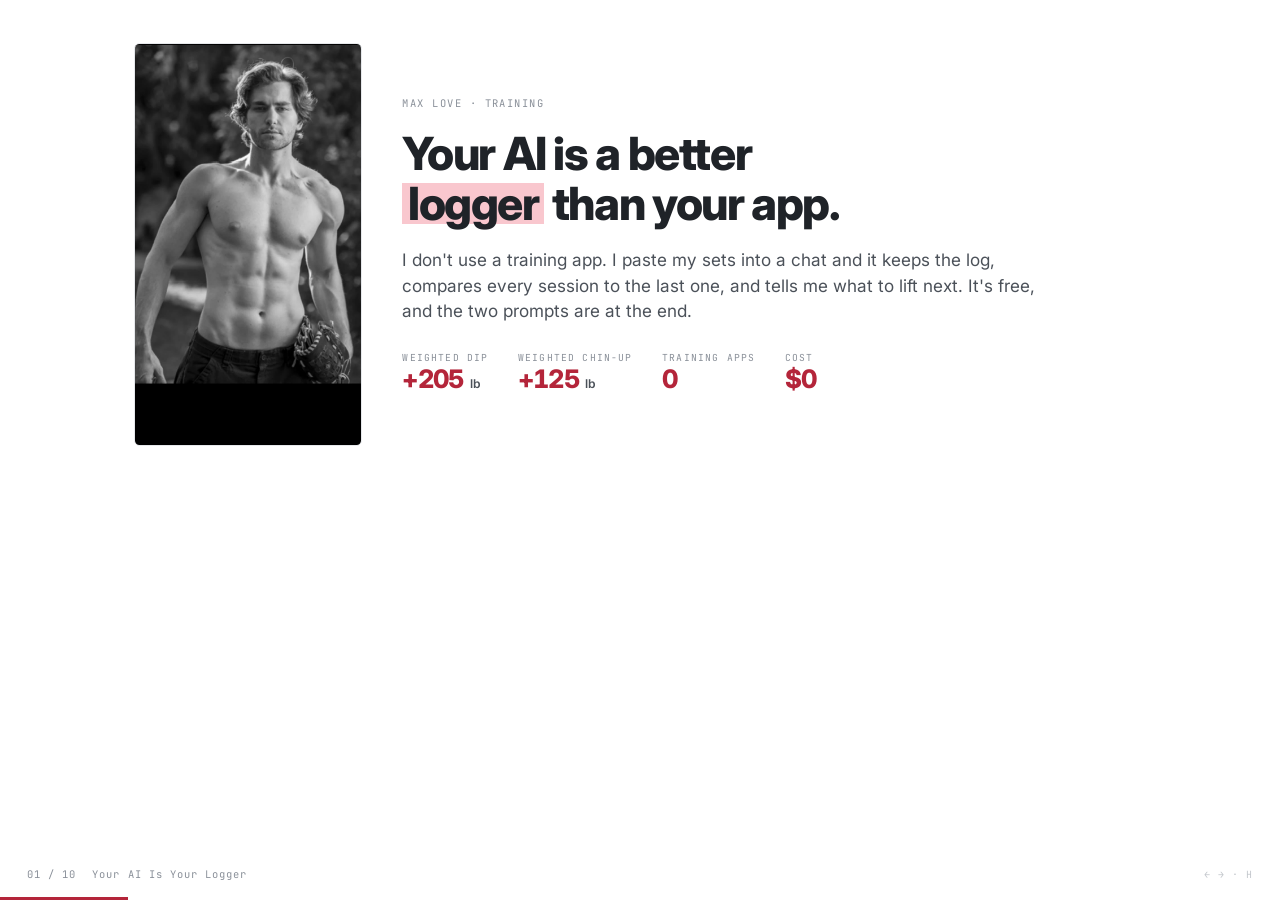
<file: decks/ai.html>
<!doctype html><html lang="en"><head><meta charset="utf-8"><meta name="viewport" content="width=device-width,initial-scale=1"><meta name="robots" content="noindex,nofollow"></head><body><title>Your AI Is Your Logger</title>
<link rel="stylesheet" href="https://fonts.googleapis.com/css2?family=Inter:wght@400;500;600;700;800&family=EB+Garamond:ital,wght@0,400;0,500;1,400&family=JetBrains+Mono:wght@400;600&display=swap">
<style>
  /* Single-theme, white, by intent: this is the right-hand document panel of a talking-head video,
     in the style of a Notion page — bold term, dash, one-line definition — with textbook graphs
     (thin black axes, one crimson curve, serif labels). Everything is for the viewer. */
  :root{
    --paper:#FFFFFF; --ink:#1F2328; --ink2:#4B5159; --ink3:#8A9099; --rule:#E6E8EB; --wash:#F6F7F8;
    --red:#B4253A; --red-soft:#F7D9DD; --hl:#FFE7A3; --hl-red:#F9C7CE;
    --u: clamp(10px, 1.05vw, 20px);
  }
  *{box-sizing:border-box;margin:0;padding:0}
  html,body{height:100%}
  body{background:var(--paper);color:var(--ink);overflow:hidden;font-family:"Inter",-apple-system,BlinkMacSystemFont,"Segoe UI",sans-serif;-webkit-font-smoothing:antialiased}
  button{font:inherit;color:inherit;background:none;border:0;cursor:pointer;text-align:left}
  :focus-visible{outline:2px solid var(--red);outline-offset:4px;border-radius:2px}
  svg{display:block} img{display:block}

  .stage{position:fixed;inset:0}
  .page{position:absolute;inset:0;display:none;overflow:hidden;padding:calc(var(--u)*3.2) calc(var(--u)*8) calc(var(--u)*4) calc(var(--u)*10)}
  .page.on{display:block}
  .doc{max-width:calc(var(--u)*78);display:flex;flex-direction:column;gap:calc(var(--u)*1.4)}

  .crumb{font-family:"JetBrains Mono",monospace;font-size:calc(var(--u)*.78);letter-spacing:.14em;text-transform:uppercase;color:var(--ink3)}
  h1{font-size:calc(var(--u)*3.4);font-weight:800;letter-spacing:-.03em;line-height:1.08;text-wrap:balance;max-width:20ch}
  h2{font-size:calc(var(--u)*2.15);font-weight:700;letter-spacing:-.025em;line-height:1.15;text-wrap:balance;max-width:26ch}
  mark{background:linear-gradient(transparent 12%,var(--hl-red) 12%,var(--hl-red) 88%,transparent 88%);color:inherit;padding:0 .12em}
  mark.y{background:linear-gradient(transparent 12%,var(--hl) 12%,var(--hl) 88%,transparent 88%)}
  .lede{font-size:calc(var(--u)*1.28);line-height:1.5;color:var(--ink2);max-width:60ch}
  .quote{font-family:"EB Garamond",Georgia,serif;font-size:calc(var(--u)*1.75);line-height:1.35;max-width:46ch;border-left:3px solid var(--red);padding-left:calc(var(--u)*1.2);color:var(--ink)}
  .quote small{display:block;font-family:"JetBrains Mono",monospace;font-size:calc(var(--u)*.74);letter-spacing:.12em;text-transform:uppercase;color:var(--red);margin-top:calc(var(--u)*.6)}

  /* the outline — Notion-style */
  ul.o{list-style:none;display:flex;flex-direction:column;gap:calc(var(--u)*.62);font-size:calc(var(--u)*1.12);line-height:1.5;color:var(--ink2)}
  ul.o li{padding-left:calc(var(--u)*1.5);position:relative}
  ul.o li::before{content:"•";position:absolute;left:calc(var(--u)*.3);color:var(--ink);font-weight:700}
  ul.o li b{color:var(--ink);font-weight:700}
  ul.o ul.o{margin-top:calc(var(--u)*.55);gap:calc(var(--u)*.45);font-size:calc(var(--u)*1.05)}
  ul.o ul.o li::before{content:"◦"}
  ul.o ul.o ul.o li::before{content:"▪";font-size:.7em;top:.35em}
  ul.o li.x b{color:var(--ink3);text-decoration:line-through;text-decoration-color:var(--red)}
  ul.o li.x{color:var(--ink3)}
  ul.o li.pick{background:var(--wash);border-radius:calc(var(--u)*.3);padding-top:calc(var(--u)*.45);padding-bottom:calc(var(--u)*.45);padding-right:calc(var(--u)*.8)}
  ul.o li.clk{cursor:pointer}
  ul.o li.clk:hover b{text-decoration:underline;text-decoration-color:var(--red);text-underline-offset:3px}
  .row{display:grid;grid-template-columns:1fr 1fr;gap:calc(var(--u)*2.4);align-items:start}
  .row.w{grid-template-columns:1.15fr .85fr}

  /* textbook graphs */
  figure.g{margin-top:calc(var(--u)*.6)}
  figure.g svg{width:100%;height:auto;overflow:visible}
  figure.g figcaption{font-family:"EB Garamond",Georgia,serif;font-style:italic;font-size:calc(var(--u)*1.02);color:var(--ink3);margin-top:calc(var(--u)*.5)}
  .ax{stroke:#1F2328;stroke-width:1.6}
  .curve{stroke:var(--red);stroke-width:2.6;fill:none;stroke-linecap:round}
  .curve.grey{stroke:#9AA0A8;stroke-dasharray:6 6}
  .serif{font-family:"EB Garamond",Georgia,serif;font-size:15px;fill:#1F2328}
  .serif.small{font-size:12.5px;fill:#6B727B}
  .mark{fill:#fff;stroke:var(--red);stroke-width:3;cursor:grab}
  .band{fill:#F6F7F8}
  .readout{font-family:"JetBrains Mono",monospace;font-size:calc(var(--u)*.9);letter-spacing:.02em;color:var(--ink2);margin-top:calc(var(--u)*.5);min-height:1.6em}
  .readout b{color:var(--red);font-weight:600}

  /* controls */
  .ctl{display:flex;gap:calc(var(--u)*2);flex-wrap:wrap;align-items:center;margin-top:calc(var(--u)*.6)}
  .sw{min-width:16ch;flex:1 1 20%}
  .sw label{font-family:"JetBrains Mono",monospace;font-size:calc(var(--u)*.74);letter-spacing:.12em;text-transform:uppercase;color:var(--ink3);display:block}
  .sw output{font-weight:700;font-size:calc(var(--u)*1.25);font-variant-numeric:tabular-nums;display:block;margin-top:calc(var(--u)*.15)}
  input[type=range]{-webkit-appearance:none;appearance:none;width:100%;height:4px;background:var(--rule);border-radius:99px;outline:none;margin-top:calc(var(--u)*.7)}
  input[type=range]::-webkit-slider-thumb{-webkit-appearance:none;appearance:none;width:18px;height:18px;border-radius:50%;background:var(--red);border:3px solid #fff;box-shadow:0 0 0 1.5px var(--red);cursor:grab}
  input[type=range]::-moz-range-thumb{width:18px;height:18px;border-radius:50%;background:var(--red);border:3px solid #fff;cursor:grab}
  .tog{display:inline-flex;border:1px solid var(--rule);border-radius:calc(var(--u)*.3);overflow:hidden}
  .tog button{padding:calc(var(--u)*.5) calc(var(--u)*1);font-size:calc(var(--u)*.92);font-weight:600;color:var(--ink2)}
  .tog button[aria-pressed="true"]{background:var(--ink);color:#fff}
  .btn{border:1px solid var(--ink);padding:calc(var(--u)*.5) calc(var(--u)*1.1);border-radius:calc(var(--u)*.3);font-weight:600;font-size:calc(var(--u)*.92)}
  .btn.red{background:var(--red);border-color:var(--red);color:#fff}
  .btn.ghost{border-color:var(--rule);color:var(--ink2)}

  /* grids that teach */
  .cal{display:flex;gap:6px;flex-wrap:wrap}
  .wk{width:calc(var(--u)*3);height:calc(var(--u)*3);border:1px solid var(--rule);border-radius:4px;display:grid;place-items:center;font-family:"JetBrains Mono",monospace;font-size:calc(var(--u)*.85);color:var(--ink3);transition:all .15s}
  .wk.done{background:var(--red);border-color:var(--red);color:#fff;font-weight:600}
  .wk.gone{background:var(--wash);color:#C3C7CC}
  .streak{display:grid;grid-template-columns:repeat(12,1fr);gap:5px;max-width:calc(var(--u)*46)}
  .sq{aspect-ratio:1;border-radius:3px;background:var(--red);transition:all .14s}
  .sq.miss{background:#fff;border:1.5px dashed #C3C7CC}
  .sq.dead{background:var(--red-soft);border:1.5px solid var(--red)}
  .verdict{font-weight:700;font-size:calc(var(--u)*1.2);min-height:1.5em}
  .verdict.ok{color:#2F6D4F}.verdict.no{color:var(--red)}
  .reps{display:flex;gap:6px;align-items:flex-end;height:calc(var(--u)*6);max-width:calc(var(--u)*40)}
  .rep{flex:1;background:var(--wash);border:1px solid var(--rule);border-radius:3px 3px 0 0;height:36%;transition:all .25s}
  .rep.hit{background:var(--red);border-color:var(--red);height:100%}
  .plates{display:flex;gap:8px;flex-wrap:wrap;align-items:center}
  .plate{border:1.5px solid var(--ink);border-radius:999px;padding:calc(var(--u)*.55) calc(var(--u)*1.1);font-weight:700;font-variant-numeric:tabular-nums;font-size:calc(var(--u)*1)}
  .plate:hover{background:var(--wash)}
  .flag{font-weight:600;padding:calc(var(--u)*.35) calc(var(--u)*.8);border-radius:4px;font-size:calc(var(--u)*.95)}
  .flag.ok{background:#EAF3EE;color:#2F6D4F}.flag.no{background:var(--red-soft);color:var(--red)}
  .big{font-size:calc(var(--u)*3.2);font-weight:800;letter-spacing:-.03em;font-variant-numeric:tabular-nums;color:var(--red);line-height:1}
  table{border-collapse:collapse;font-size:calc(var(--u)*1);width:100%}
  th,td{text-align:left;padding:calc(var(--u)*.5) calc(var(--u)*.8);border-bottom:1px solid var(--rule)}
  th{font-family:"JetBrains Mono",monospace;font-size:calc(var(--u)*.72);letter-spacing:.12em;text-transform:uppercase;color:var(--ink3);font-weight:600}
  tr.hl td{background:var(--wash)} td.n{font-variant-numeric:tabular-nums;font-weight:600}
  .days{display:grid;grid-template-columns:repeat(7,1fr);gap:8px;max-width:calc(var(--u)*44)}
  .day{aspect-ratio:1;border:1px solid var(--rule);border-radius:6px;display:flex;flex-direction:column;align-items:center;justify-content:center;gap:2px;font-family:"JetBrains Mono",monospace;font-size:calc(var(--u)*.74);color:var(--ink3);transition:all .15s}
  .day b{font-family:"Inter",sans-serif;font-size:calc(var(--u)*1);color:var(--ink)}
  .day.read{background:var(--red-soft);border-color:var(--red);color:var(--red)} .day.read b{color:var(--red)}

  /* photos */
  figure.ph{margin:0}
  figure.ph img{width:100%;aspect-ratio:4/3;object-fit:cover;border-radius:calc(var(--u)*.4);border:1px solid var(--rule)}
  figure.ph.tall img{aspect-ratio:3/4}
  figure.ph figcaption{font-family:"EB Garamond",Georgia,serif;font-style:italic;font-size:calc(var(--u)*1);color:var(--ink3);margin-top:calc(var(--u)*.45)}
  .strip{display:grid;grid-template-columns:repeat(3,1fr);gap:calc(var(--u)*1)}
  .open{display:grid;grid-template-columns:auto 1fr;gap:calc(var(--u)*3);align-items:center}
  .open img{height:calc(var(--u)*30);width:auto;border-radius:calc(var(--u)*.4);border:1px solid var(--rule)}
  .cred{display:flex;gap:calc(var(--u)*2.2);flex-wrap:wrap;margin-top:calc(var(--u)*.6)}
  .cred .k{font-family:"JetBrains Mono",monospace;font-size:calc(var(--u)*.72);letter-spacing:.12em;text-transform:uppercase;color:var(--ink3)}
  .cred .v{font-size:calc(var(--u)*1.9);font-weight:800;letter-spacing:-.03em;color:var(--red);font-variant-numeric:tabular-nums;line-height:1.05;margin-top:2px}
  .cred .v small{font-size:calc(var(--u)*.9);color:var(--ink2);font-weight:600;letter-spacing:0}

  /* menu + chrome */
  .menu{display:grid;grid-template-columns:repeat(3,1fr);gap:calc(var(--u)*1.4);margin-top:calc(var(--u)*1)}
  .mcard{border:1px solid var(--rule);border-radius:calc(var(--u)*.4);padding:calc(var(--u)*1.6);display:flex;flex-direction:column;gap:calc(var(--u)*.6);transition:all .18s}
  .mcard:hover{border-color:var(--red);background:var(--wash)}
  .mcard .n{font-family:"JetBrains Mono",monospace;font-size:calc(var(--u)*.74);letter-spacing:.14em;text-transform:uppercase;color:var(--red)}
  .mcard .t{font-size:calc(var(--u)*1.8);font-weight:800;letter-spacing:-.025em}
  .mcard p{font-size:calc(var(--u)*.98);color:var(--ink2);line-height:1.5}
  .hud{position:fixed;left:calc(var(--u)*2);bottom:calc(var(--u)*1.4);font-family:"JetBrains Mono",monospace;font-size:calc(var(--u)*.78);letter-spacing:.1em;color:var(--ink3);display:flex;gap:calc(var(--u)*1.2)}
  .rail{position:fixed;left:0;bottom:0;height:3px;background:var(--red);width:0;transition:width .24s}
  .hint{position:fixed;right:calc(var(--u)*2);bottom:calc(var(--u)*1.4);font-family:"JetBrains Mono",monospace;font-size:calc(var(--u)*.74);letter-spacing:.1em;color:#C3C7CC;text-transform:uppercase}
  body.clean .hud,body.clean .hint{opacity:0}
  @media (prefers-reduced-motion:reduce){*{transition:none!important}}
</style>

<style>
  .flow{display:grid;grid-template-columns:1fr 1fr;gap:calc(var(--u)*1.2)}
  .q{border:1px solid var(--rule);border-radius:8px;padding:calc(var(--u)*1.2)}
  .q h3{font-size:calc(var(--u)*1.05);font-weight:700;margin-bottom:calc(var(--u)*.6)}
  .q .tog{margin-top:calc(var(--u)*.2)}
  .ans{margin-top:calc(var(--u)*1);padding:calc(var(--u)*1.2);border-left:3px solid var(--red);background:var(--wash);font-size:calc(var(--u)*1.15);font-weight:600;min-height:calc(var(--u)*3)}
  .tl{border-collapse:collapse;width:100%;font-size:calc(var(--u)*1)}
  .tl td{padding:calc(var(--u)*.5) calc(var(--u)*.8);border-bottom:1px solid var(--rule);vertical-align:top}
  .tl td.t{font-family:"JetBrains Mono",monospace;color:var(--red);white-space:nowrap;font-weight:600;width:8ch}
  .fig2{display:grid;grid-template-columns:1fr 1fr;gap:calc(var(--u)*1.2);align-items:end}
  .fig2 figure{margin:0;text-align:center}.fig2 svg{width:100%;height:auto}
  .fig2 figcaption{font-family:"EB Garamond",Georgia,serif;font-style:italic;color:var(--ink3);font-size:calc(var(--u)*1)}
  .kv{display:grid;grid-template-columns:repeat(3,1fr);gap:calc(var(--u)*1.2)}
  .kv div{border-top:2px solid var(--ink);padding-top:calc(var(--u)*.7)}
  .kv .k{font-family:"JetBrains Mono",monospace;font-size:calc(var(--u)*.72);letter-spacing:.12em;text-transform:uppercase;color:var(--ink3)}
  .kv .v{font-size:calc(var(--u)*1.1);line-height:1.45;margin-top:calc(var(--u)*.35);color:var(--ink2)}
  .kv .v b{color:var(--ink)}
  .pile{display:flex;flex-wrap:wrap;gap:calc(var(--u)*.45);margin:calc(var(--u)*.8) 0}
  .pile span{font-family:"JetBrains Mono",monospace;font-size:calc(var(--u)*.78);padding:calc(var(--u)*.3) calc(var(--u)*.6);border:1px solid var(--rule);border-radius:5px;color:var(--ink3);transition:.15s}
  .pile span.on{border-color:var(--ink);color:var(--ink);background:#fff}
  .pile span.core{border-color:var(--red);color:var(--red);font-weight:700}
  .meter{display:grid;grid-template-columns:auto 1fr auto;gap:calc(var(--u)*.7);align-items:center;margin:calc(var(--u)*.5) 0}
  .meter .k{font-family:"JetBrains Mono",monospace;font-size:calc(var(--u)*.72);letter-spacing:.1em;text-transform:uppercase;color:var(--ink3);white-space:nowrap}
  .meter .track{height:calc(var(--u)*.75);background:var(--wash);border-radius:99px;overflow:hidden}
  .meter .fill{height:100%;background:var(--red);width:0;transition:width .25s}
  .meter .fill.grey{background:#C3C7CC}
  .meter .v{font-family:"JetBrains Mono",monospace;font-size:calc(var(--u)*.85);font-weight:700;min-width:7ch;text-align:right}
  .log{border-collapse:collapse;width:100%;font-family:"JetBrains Mono",monospace;font-size:calc(var(--u)*.85)}
  .log th{text-align:left;font-size:calc(var(--u)*.66);letter-spacing:.12em;text-transform:uppercase;color:var(--ink3);border-bottom:1px solid var(--ink);padding:calc(var(--u)*.35) calc(var(--u)*.5)}
  .log td{padding:calc(var(--u)*.42) calc(var(--u)*.5);border-bottom:1px solid var(--rule)}
  .log tr.new td{background:#FDF3F4}
  .log td.up{color:var(--red);font-weight:700}
  .two{display:grid;grid-template-columns:1fr 1fr;gap:calc(var(--u)*1.6)}
  .two h3{font-family:"JetBrains Mono",monospace;font-size:calc(var(--u)*.75);letter-spacing:.14em;text-transform:uppercase;color:var(--red);margin-bottom:calc(var(--u)*.5)}
  .two ol{padding-left:calc(var(--u)*1.4);font-size:calc(var(--u)*1.05);line-height:1.55}
  .two ol li{margin-bottom:calc(var(--u)*.35)}
  .two ol li:first-child{font-weight:700}
  .scroller{overflow-x:auto}
  code{font-family:"JetBrains Mono",monospace;font-size:.9em;background:var(--wash);padding:1px 6px;border-radius:5px}
  .ctl .btn.ghost{font-size:calc(var(--u)*.85)}
  /* phone: stack every page into one scrolling document */
  @media (max-width:760px){
    :root{--u:clamp(11px,3.4vw,15px)}
    html,body{height:auto;overflow:auto}
    .stage{position:static;inset:auto}
    .page{position:static;display:block!important;overflow:visible;min-height:0;padding:calc(var(--u)*2.4) calc(var(--u)*1.6) calc(var(--u)*2.8);border-top:1px solid var(--rule)}
    .page:first-child{border-top:0}
    .open,.row,.row.w,.strip,.flow,.fig2,.kv{grid-template-columns:1fr}
    .open img{max-width:62%;justify-self:start}
    .doc{max-width:none}
    .hint,#num{display:none}
    .hud{background:rgba(255,255,255,.92);padding:calc(var(--u)*.5) calc(var(--u)*1);left:0;bottom:0;right:0;border-top:1px solid var(--rule)}
    rect[id$="Hit"]{touch-action:none}
    table{display:block;overflow-x:auto}
  }
</style>
<div class="stage" id="stage"></div>
<div class="rail" id="rail"></div>
<div class="hud"><span id="num">—</span><span id="label"></span></div>
<div class="hint">← → · h</div>
<script>
const IMG = {max:"[data-uri]",phone:"[data-uri]",notebook:"[data-uri]"};
const photo = (key, cap, tall) => IMG[key]
  ? `<figure class="ph ${tall?"tall":""}"><img src="${IMG[key]}" alt="${cap}"><figcaption>${cap}</figcaption></figure>`
  : `<figure class="ph ${tall?"tall":""}"><div style="aspect-ratio:${tall?"3/4":"4/3"};border:1.5px dashed #C3C7CC;border-radius:8px;display:grid;place-items:center;color:#8A9099;font-family:'JetBrains Mono',monospace;font-size:12px;letter-spacing:.1em;text-transform:uppercase;text-align:center;padding:12px">photo · ${cap}</div></figure>`;
const maxImg = () => IMG.max ? `<img src="${IMG.max}" alt="Max">` : "";
/* ---------- textbook graph helpers ---------- */
const W=640,H=300,PL=54,PR=40,PT=28,PB=44;                  // viewBox + padding
const X=t=>PL+t*(W-PL-PR), Y=v=>H-PB-v*(H-PT-PB);           // t,v in 0..1
const axes=(xl,yl)=>`<line class="ax" x1="${PL}" y1="${H-PB}" x2="${W-PR+14}" y2="${H-PB}"/><polygon points="${W-PR+14},${H-PB} ${W-PR+6},${H-PB-4} ${W-PR+6},${H-PB+4}" fill="#1F2328"/>
  <line class="ax" x1="${PL}" y1="${H-PB}" x2="${PL}" y2="${PT-12}"/><polygon points="${PL},${PT-12} ${PL-4},${PT-4} ${PL+4},${PT-4}" fill="#1F2328"/>
  <text class="serif" x="${W-PR+14}" y="${H-PB+22}" text-anchor="end">${xl}</text><text class="serif" x="${PL-8}" y="${PT-14}" text-anchor="end">${yl}</text>`;
const path=(fn,n=80,cls="curve")=>{let d="";for(let k=0;k<=n;k++){const t=k/n;d+=(k?"L":"M")+X(t).toFixed(1)+" "+Y(Math.max(0,Math.min(1,fn(t)))).toFixed(1)+" ";}return `<path class="${cls}" d="${d}"/>`;};
const label=(t,v,text,anchor="middle",dy=-10,cls="serif")=>`<text class="${cls}" x="${X(t)}" y="${Y(v)+dy}" text-anchor="${anchor}">${text}</text>`;

/* curves used by the decks */
const novelty = t => 0.95*Math.exp(-t*3.2)+0.05;                 // excitement of a new plan
const effort  = t => 0.22+0.5*(1-Math.exp(-t*2.2));               // what the plan actually asks of you
const restart = t => { const p=(t*8)%3; return 0.95*Math.exp(-(p/8)*3.2*3)+0.05; }; // sawtooth every 3 weeks
const bwOnly  = t => 0.15+0.55*(1-Math.exp(-t*4.5));
const weighted= t => t<0.22 ? bwOnly(t) : bwOnly(0.22)+0.55*(t-0.22)/0.78+0.08*Math.sin(t*9);
const climb   = t => 1-Math.exp(-t*2.4);                          // approaches "enough" but never arrives
const repsFor = pct => Math.max(1,Math.round(37*(1-pct)+1));      // rough load→reps table (Epley-ish)

const pullFig = top => `<svg viewBox="0 0 220 240" fill="none" stroke="#1F2328" stroke-width="3.2" stroke-linecap="round" stroke-linejoin="round">
  <line x1="20" y1="34" x2="200" y2="34" stroke-width="5"/><line x1="44" y1="34" x2="44" y2="12" stroke-width="5"/><line x1="176" y1="34" x2="176" y2="12" stroke-width="5"/>
  ${top ? `<circle cx="110" cy="30" r="14" fill="#fff"/><path d="M82 34 L82 66 M138 34 L138 66"/><path d="M82 66 Q110 52 138 66 L131 122 L89 122 Z" fill="#fff"/><path d="M89 122 L84 186 M131 122 L136 186"/>
             <path class="curve" d="M160 34 L160 30" stroke-dasharray="3 4"/><text class="serif small" x="150" y="26" fill="#B4253A">chin over</text>`
        : `<path d="M82 34 L82 92 M138 34 L138 92"/><circle cx="110" cy="104" r="14" fill="#fff"/><path d="M82 92 Q110 112 138 92 L131 168 L89 168 Z" fill="#fff"/><path d="M89 168 L86 224 M131 168 L134 224"/>
             <text class="serif small" x="148" y="70" fill="#B4253A">arms straight</text><text class="serif small" x="148" y="86" fill="#B4253A">shoulders down</text>`}
</svg>`;

const DECKS={ai:{name:"Your AI Is Your Logger",pages:[
 {label:"",html:`<div class="open">${maxImg()}<div class="doc">
   <div class="crumb">Max Love · training</div>
   <h1>Your AI is a better <mark>logger</mark> than your app.</h1>
   <p class="lede">I don't use a training app. I paste my sets into a chat and it keeps the log, compares every session to the last one, and tells me what to lift next. It's free, and the two prompts are at the end.</p>
   <div class="cred"><div><div class="k">Weighted dip</div><div class="v">+205 <small>lb</small></div></div><div><div class="k">Weighted chin-up</div><div class="v">+125 <small>lb</small></div></div><div><div class="k">Training apps</div><div class="v">0</div></div><div><div class="k">Cost</div><div class="v">$0</div></div></div>
 </div></div>`},

 {label:"Store vs decide",html:`<div class="doc">
   <h1>An app stores. A log decides.</h1>
   <p class="lede">Four jobs a training record has to do. Most apps stop at the first one.</p>
   <div class="two">
     <div><h3>What an app does</h3><ol><li>Stores the number you typed</li><li>Shows you a chart of it</li><li>Sends you a streak notification</li><li>Charges you $12 a month</li></ol></div>
     <div><h3>What a log has to do</h3><ol><li>Store — weight and reps, both sets</li><li>Compare — to the last time you did that lift</li><li>Decide — same weight, or add five</li><li>Warn — three flat sessions, a sore joint, two misses in a row</li></ol></div>
   </div>
   <ul class="o" style="margin-top:calc(var(--u)*1.2)">
     <li><b>The gap</b> — Steps two to four are the whole point. An app leaves them to you, at the bar, tired, guessing. That's how people repeat the same weight for a year and never notice.</li>
     <li><b>What a chat does differently</b> — You give it the rule once. Then it applies the rule every session and answers back. The decision stops being yours to remember.</li>
   </ul></div>`},

 {label:"Setup",html:`<div class="doc">
   <h1>Thirty seconds to set up. Then never again.</h1>
   <div class="row">
   <ul class="o">
     <li><b>1 · Open two new chats</b> — ChatGPT or Claude, either works. Name one Training and one Food.</li>
     <li><b>2 · Paste one prompt into each</b> — With your bodyweight, your targets and your starting loads already filled in. It replies &ldquo;log ready&rdquo; and waits.</li>
     <li><b>3 · Never start a third chat</b> — The entire value is that it remembers what you lifted last time. A new chat is a new stranger.</li>
     <li><b>Then</b> — After every session, four characters and a number. That's it for the next year.</li>
   </ul>
   ${photo("phone","Same chat, every session, for a year.")}
   </div></div>`},

 {label:"The prompt",html:`<div class="doc">
   <h1>What's actually in the prompt</h1>
   <p class="lede">Six blocks. Each one does a job an app can't.</p>
   <ul class="o" id="promptList">
     <li class="clk"><b>My setup</b> — Bodyweight, calorie and protein targets, days a week, the two lifts that open each day, current loads.
       <ul class="o" hidden><li><b>Why</b> — So it never asks you the basics again, and so every decision it makes is relative to your numbers, not a generic table.</li></ul></li>
     <li class="clk"><b>How I'll talk to you</b> — A shorthand: <code>pull 20x8,7</code>, <code>dip 30x6,5</code>, <code>bw 177.2</code>, <code>skipped</code>.
       <ul class="o" hidden><li><b>Why</b> — Logging dies from friction. Four characters and a number is less effort than opening an app, and it works from a lock screen.</li></ul></li>
     <li class="clk"><b>The progression rule</b> — Both sets hit eight, add five pounds and reset to five. Anything else, same weight. Never add weight to fix a stall.
       <ul class="o" hidden><li><b>Why</b> — This is the whole program, stated once. The chat applies it for you, so you never argue with yourself about whether today counts.</li></ul></li>
     <li class="clk"><b>Every time I send a session</b> — Reprint the full table, one line comparing to last time, one line with the next target. Nothing else.
       <ul class="o" hidden><li><b>Why</b> — Reprinting the whole table means the log is never lost in scroll-back. &ldquo;Nothing else&rdquo; stops it from turning into a motivational speaker.</li></ul></li>
     <li class="clk"><b>Things to tell me unprompted</b> — Three flat sessions, any pain, two misses in a row, coming back from a layoff.
       <ul class="o" hidden><li><b>Why</b> — These are the four moments people get wrong on their own. It watches for them so you don't have to notice.</li></ul></li>
     <li class="clk"><b>Hard rules</b> — Never invent a number. One line, never a paragraph. No motivation, no emoji. If I ask to change the program, repeat the rule and ask what problem I'm solving.
       <ul class="o" hidden><li><b>Why</b> — The last one is the sneaky one. It's a guard against program-hopping, which is how most plans actually end.</li></ul></li>
   </ul></div>`},

 {label:"Live",html:`<div class="doc">
   <h1>Four characters in. A decision back.</h1>
   <div class="row w"><div>
   <div class="ctl" style="flex-wrap:wrap;gap:calc(var(--u)*.5)">
     <button class="btn ghost" data-send="pull 20x7,6">pull 20x7,6</button>
     <button class="btn ghost" data-send="pull 20x8,7">pull 20x8,7</button>
     <button class="btn red" data-send="pull 20x8,8">pull 20x8,8</button>
     <button class="btn ghost" data-send="pull 25x5,5">pull 25x5,5</button>
     <button class="btn ghost" data-send="elbow">elbow felt off</button>
     <button class="btn ghost" data-send="reset">start over</button>
   </div>
   <table class="log" style="margin-top:calc(var(--u)*.9)"><thead><tr><th>Session</th><th>Lift</th><th>Wt</th><th>S1</th><th>S2</th></tr></thead><tbody id="liveBody"></tbody></table>
   <p class="readout" id="liveOut">Send a session.</p>
   </div>
   <ul class="o">
     <li><b>What you typed</b> — The lift, the weight, both sets. Nothing else.</li>
     <li><b>What came back</b> — The whole table again, one line on whether you progressed, one line on what to do next. Same shape every time, so you never have to read.</li>
     <li><b>Notice</b> — The decision is the same one you'd make with a calculator and a clear head. The point is you never have to have the clear head at the bar.</li>
   </ul></div></div>`},

 {label:"Food",html:`<div class="doc">
   <h1>The food log estimates. You just say what you ate.</h1>
   <div class="row w"><div>
   <div class="ctl" style="flex-wrap:wrap;gap:calc(var(--u)*.5)">
     <button class="btn ghost" data-food="ribeye">8oz ribeye</button>
     <button class="btn ghost" data-food="eggs">3 eggs</button>
     <button class="btn ghost" data-food="chipotle">chipotle bowl</button>
     <button class="btn ghost" data-food="yogurt">greek yogurt</button>
     <button class="btn ghost" data-food="shake">protein shake</button>
     <button class="btn ghost" data-food="reset">new day</button>
   </div>
   <div class="meter" style="margin-top:calc(var(--u)*1)"><div class="k">Calories</div><div class="track"><div class="fill grey" id="fCal"></div></div><div class="v" id="fCalV">0 / 2,000</div></div>
   <div class="meter"><div class="k">Protein</div><div class="track"><div class="fill" id="fPro"></div></div><div class="v" id="fProV">0 / 144 g</div></div>
   <p class="readout" id="foodOut">Nothing logged yet today.</p>
   </div>
   <ul class="o">
     <li><b>No database, no scanning</b> — You type &ldquo;8oz ribeye and 3 eggs&rdquo; in plain English. It estimates, totals, and tells you what's left. Three lines, every time.</li>
     <li><b>Restaurant food</b> — It estimates calories high and protein low, and marks it. Honest is better than precise.</li>
     <li><b>The one rule it's forbidden to break</b> — It never comments on whether a food is healthy, clean, or a good choice. Macros over food choices. That's the line that stops it turning into every nagging diet app you've deleted.</li>
   </ul></div></div>`},

 {label:"The average",html:`<div class="doc">
   <h1>One morning lies. Seven mornings tell the truth.</h1>
   <div class="row w"><div>
   <figure class="g"><svg viewBox="0 0 ${W} ${H}">${axes("days","bodyweight, lb")}<g id="gWtDots"></g><g id="gWtLine"></g><g id="gWtMark"></g>
     <rect x="${PL}" y="${PT}" width="${W-PL-PR}" height="${H-PT-PB}" fill="transparent" id="gWtHit" style="cursor:crosshair"/></svg>
   <figcaption>Grey dots: what the scale said each morning. Red line: the seven-day average. Only one of them is information.</figcaption></figure>
   <p class="readout" id="wtOut">Drag across the chart.</p>
   </div>
   <ul class="o">
     <li><b>Why the daily number lies</b> — Salt, a late meal, a hard session, how much water you drank. A morning can swing two pounds and mean nothing.</li>
     <li><b>What the log does</b> — You send <code>bw 177.2</code>. It keeps the average and tells you the change from last week's average. Every Sunday, four lines: average, change, protein, sessions.</li>
     <li><b>Why it matters</b> — People quit cuts because of one bad morning on the scale. The average makes that impossible to misread.</li>
   </ul></div></div>`},

 {label:"Where it stops",html:`<div class="doc">
   <h1>It logs. It doesn't coach.</h1>
   <ul class="o">
     <li><b>It can't see you</b> — It has no idea whether your chin cleared the bar or your legs kicked. It'll happily record a rep that didn't count. The standard is still yours to hold.</li>
     <li><b>It knows you stalled, not why</b> — Three flat sessions has at least three causes with opposite fixes: the joints, recovery, or a long deficit. It asks. It can't tell.</li>
     <li><b>It doesn't care if you show up</b> — That has never been an information problem, and it's the one most people actually have.</li>
     <li><b>So</b> — The chat is the notebook that talks back. It replaces the app. It doesn't replace the person who knows which of the three stalls is yours.</li>
   </ul></div>`},

 {label:"App vs log",html:`<div class="doc">
   <h1>What it replaces</h1>
   <div class="scroller"><table class="log" style="font-family:Inter,sans-serif;font-size:calc(var(--u)*1)"><thead><tr><th></th><th>Training app</th><th>The chat</th></tr></thead><tbody>
     <tr><td>Cost</td><td>$8–15 a month</td><td class="up">Free</td></tr>
     <tr><td>Logging a set</td><td>Open app, find exercise, tap, tap, tap</td><td class="up">pull 20x8,7</td></tr>
     <tr><td>Logging food</td><td>Search database, pick the closest match</td><td class="up">&ldquo;8oz ribeye and 3 eggs&rdquo;</td></tr>
     <tr><td>Tells you what to lift next</td><td>Sometimes, generically</td><td class="up">Yes, by your rule</td></tr>
     <tr><td>Notices a stall</td><td>No</td><td class="up">Three sessions flat, it says so</td></tr>
     <tr><td>Handles a layoff</td><td>Restarts you where you left off</td><td class="up">Tests the top, drops to half, rebuilds</td></tr>
     <tr><td>Sees your form</td><td>No</td><td>No</td></tr>
     <tr><td>Makes you show up</td><td>Streak notification</td><td>No</td></tr>
   </tbody></table></div>
   <p class="readout" style="margin-top:calc(var(--u)*1)">The last two rows are why coaching exists. Everything above them, the chat does for free.</p>
 </div>`},

 {label:"",html:`<div class="open"><div class="doc">
   <div class="crumb">The whole thing</div>
   <h1>The log is the program.</h1>
   <ul class="o">
     <li><b>Two chats</b> — training and food. Paste once.</li>
     <li><b>Four characters and a number</b> — after every session.</li>
     <li><b>Judge the average</b> — never the morning.</li>
     <li><b>Both prompts, free</b> — maxlovefitness.com/start</li>
   </ul></div>${maxImg()}</div>`}
]}};

function wireExtra(){
  // prompt blocks
  const pl=$("promptList"); if(pl) pl.onclick=e=>{ const li=e.target.closest("li.clk"); if(!li) return; const sub=li.querySelector("ul"); if(sub){ sub.hidden=!sub.hidden; li.classList.toggle("pick",!sub.hidden);} };

  // live training simulator
  const lb=$("liveBody");
  if(lb){ let rows=[]; let hurt=false;
    const draw=(msg)=>{ lb.innerHTML=rows.map((r,i)=>`<tr class="${i===rows.length-1?"new":""}"><td>${i+1}</td><td>${r.lift}</td><td class="${r.up?"up":""}">${r.w} lb${r.up?" ▲":""}</td><td>${r.a}</td><td>${r.b}</td></tr>`).join(""); $("liveOut").innerHTML=msg; };
    document.querySelectorAll("[data-send]").forEach(b=>b.onclick=()=>{ const s=b.dataset.send;
      if(s==="reset"){ rows=[]; hurt=false; draw("Log cleared. Send a session."); return; }
      if(s==="elbow"){ hurt=true; draw(`<b>Holding you at ${rows.length?rows[rows.length-1].w:20} lb</b> and stopping each set one rep earlier. No progression until you tell me it's quiet.`); return; }
      const m=s.match(/^(\w+)\s+(\d+)x(\d+),(\d+)$/); if(!m) return; const [_,lift,w,a,b2]=m; const W_=+w,A=+a,B=+b2;
      const prev=[...rows].reverse().find(r=>r.lift===lift); const up=prev&&W_>prev.w;
      rows.push({lift,w:W_,a:A,b:B,up});
      let cmp = !prev ? "First time logging this lift." : (W_>prev.w ? `<b>Up.</b> New weight.` : (A+B>prev.a+prev.b ? `<b>Up.</b> ${A}/${B} vs ${prev.a}/${prev.b} last time.` : (A+B===prev.a+prev.b ? `<b>Held.</b> Same as last time.` : `<b>Down.</b> ${A}/${B} vs ${prev.a}/${prev.b}.`)));
      let next;
      if(hurt) next=`Holding ${W_} lb until the elbow is quiet.`;
      else if(A>=8&&B>=8) next=`<b>Next pull day: ${W_+5} lb, target 5 reps both sets.</b>`;
      else next=`Next pull day: ${W_} lb again. Not eight on both yet.`;
      const flat = rows.filter(r=>r.lift===lift).slice(-3); const stall = flat.length===3 && flat.every(r=>r.w===flat[0].w&&r.a===flat[0].a&&r.b===flat[0].b);
      draw(cmp+" "+next+(stall?`<br><b>That's three sessions at the same numbers.</b> How are you sleeping, are you in a deficit, does anything ache?`:"")); });
    draw("Send a session."); }

  // food demo
  const fc=$("fCal");
  if(fc){ const items={ribeye:["Ribeye, 8 oz",640,56],eggs:["Eggs, 3",215,19],chipotle:["Chipotle bowl (est)",890,62],yogurt:["Greek yogurt, 200 g",130,20],shake:["Whey, 1 scoop",120,25]};
    let cal=0,pro=0,lines=[]; const CAL=2000,PRO=144;
    const paint=(last)=>{ fc.style.width=Math.min(100,cal/CAL*100)+"%"; $("fCalV").textContent=`${cal.toLocaleString()} / ${CAL.toLocaleString()}`; $("fPro").style.width=Math.min(100,pro/PRO*100)+"%"; $("fProV").textContent=`${pro} / ${PRO} g`;
      $("foodOut").innerHTML = last ? `${last[0]} — ${last[1]} kcal, ${last[2]} g<br><b>Today: ${cal.toLocaleString()} kcal, ${pro} g protein</b><br>Left: ${Math.max(0,CAL-cal).toLocaleString()} kcal, ${Math.max(0,PRO-pro)} g protein${cal>CAL?` · over by ${(cal-CAL).toLocaleString()}`:""}` : "Nothing logged yet today."; };
    document.querySelectorAll("[data-food]").forEach(b=>b.onclick=()=>{ const k=b.dataset.food; if(k==="reset"){cal=0;pro=0;lines=[];paint(null);return;} const it=items[k]; cal+=it[1]; pro+=it[2]; paint(it); });
    paint(null); }

  // weekly average graph
  const hit=$("gWtHit");
  if(hit){ const N=28; const seed=[0.9,-0.4,1.3,-1.1,0.2,0.8,-0.9,0.5,1.1,-1.3,0.3,-0.6,1.0,-0.2,0.7,-1.2,0.4,0.9,-0.8,0.1,1.2,-1.0,0.6,-0.3,0.8,-1.1,0.2,0.5];
    const daily=Array.from({length:N},(_,i)=>180-2.6*(i/(N-1))+seed[i]); const avg=daily.map((_,i)=>{const s=daily.slice(Math.max(0,i-6),i+1); return s.reduce((a,b)=>a+b,0)/s.length;});
    const lo=176, hi=182; const yv=v=>Y((v-lo)/(hi-lo));
    $("gWtDots").innerHTML=daily.map((v,i)=>`<circle cx="${X(i/(N-1))}" cy="${yv(v)}" r="3.2" fill="#C3C7CC"/>`).join("");
    $("gWtLine").innerHTML=`<path class="curve" d="${avg.map((v,i)=>`${i?"L":"M"}${X(i/(N-1))} ${yv(v)}`).join(" ")}"/>`;
    drag("gWtHit", t=>{ const i=Math.round(t*(N-1)); $("gWtMark").innerHTML=`<line x1="${X(i/(N-1))}" y1="${PT}" x2="${X(i/(N-1))}" y2="${H-PB}" stroke="#B4253A" stroke-dasharray="3 5"/><circle cx="${X(i/(N-1))}" cy="${yv(daily[i])}" r="6" fill="#fff" stroke="#8A9099" stroke-width="2"/><circle class="mark" cx="${X(i/(N-1))}" cy="${yv(avg[i])}" r="7"/>`;
      const d=daily[i]-(i?daily[i-1]:daily[i]); $("wtOut").innerHTML=`<b>Day ${i+1}.</b> Scale said ${daily[i].toFixed(1)} (${d>=0?"+":""}${d.toFixed(1)} overnight). Seven-day average: ${avg[i].toFixed(1)}. ${Math.abs(d)>0.8?"That overnight swing is water and salt, not fat. The average didn't flinch.":"Quiet morning. The average is what moved."}`; }); }
}
/* ============================ ENGINE ============================ */
const stage=document.getElementById("stage"), rail=document.getElementById("rail"), numEl=document.getElementById("num"), labEl=document.getElementById("label");
let deck=null, i=0; const $=id=>document.getElementById(id);
const MENU=`<section class="page on"><div class="doc">
  <div class="crumb">Max Love</div><h1>Three things worth learning</h1>
  <div class="menu">
    <button class="mcard" data-deck="lock"><span class="n">01 · 9 pages</span><span class="t">Lock In</span><p>Why every plan dies in week three, the only number that matters, the one rule that keeps it alive.</p></button>
    <button class="mcard" data-deck="weight"><span class="n">02 · 9 pages</span><span class="t">Load Up</span><p>Weighted calisthenics from the first ten pounds: the test, the gear, load and reps, the eight-week block.</p></button>
    <button class="mcard" data-deck="christ"><span class="n">03 · 8 pages</span><span class="t">Look Up</span><p>Who Jesus said He is, what the cross was in plain words, how to start if you never have.</p></button>
  </div></div></section>`;
function showMenu(){ deck=null; stage.innerHTML=MENU; stage.querySelectorAll(".mcard").forEach(b=>b.onclick=()=>openDeck(b.dataset.deck)); numEl.textContent="—"; labEl.textContent=""; rail.style.width="0"; }
function openDeck(k){ deck=k; i=0; stage.innerHTML=DECKS[k].pages.map(p=>`<section class="page">${p.html}</section>`).join(""); wire(); render(); }
function render(){ const p=DECKS[deck].pages; stage.querySelectorAll(".page").forEach((el,k)=>el.classList.toggle("on",k===i));
  numEl.textContent=`${String(i+1).padStart(2,"0")} / ${String(p.length).padStart(2,"0")}`; labEl.textContent=DECKS[deck].name+(p[i].label?" · "+p[i].label:""); rail.style.width=((i+1)/p.length*100)+"%"; }
document.addEventListener("keydown",e=>{ if(e.key==="Escape"){i=0;render();return;} if(e.key.toLowerCase()==="h"){document.body.classList.toggle("clean");return;} if(!deck)return;
  if(e.key==="ArrowRight"||e.key==="PageDown"){ if(i<DECKS[deck].pages.length-1){i++;render();} } if(e.key==="ArrowLeft"||e.key==="PageUp"){ if(i>0){i--;render();} } });

/* drag helper: maps pointer x on an svg hit-rect to t in 0..1 */
function drag(hitId, onT){ const hit=$(hitId); if(!hit) return; const svg=hit.ownerSVGElement;
  const tOf=e=>{ const r=svg.getBoundingClientRect(); const x=(e.clientX-r.left)/r.width*W; return Math.max(0,Math.min(1,(x-PL)/(W-PL-PR))); };
  let down=false; hit.addEventListener("pointerdown",e=>{down=true;onT(tOf(e));}); hit.addEventListener("pointermove",e=>{ if(down||e.buttons) onT(tOf(e)); }); window.addEventListener("pointerup",()=>down=false); }

function wire(){ if(deck==="lock") wireLock(); if(deck==="weight") wireWeight(); if(deck==="christ") wireChrist(); wireExtra(); }

function wireLock(){
  // novelty vs effort
  drag("gNovHit", t=>{ const g=$("gNovMark"); const n=novelty(t), e=effort(t), wk=(t*8).toFixed(1);
    g.innerHTML=`<line x1="${X(t)}" y1="${PT}" x2="${X(t)}" y2="${H-PB}" stroke="#B4253A" stroke-dasharray="3 5"/><circle class="mark" cx="${X(t)}" cy="${Y(n)}" r="7"/>`;
    $("novOut").innerHTML=`<b>Week ${wk}</b> — novelty ${Math.round(n*100)}%, effort ${Math.round(e*100)}%. `+(n>e?"Still riding the new-plan high.":t<0.5?"Novelty is gone and the plan finally costs something. This is where most people restart.":"Past the quit zone. It stopped being a plan and became what you do."); });
  // sessions
  const spw=$("spw"), wks=$("wks");
  if(spw){ const upd=()=>{ const a=+spw.value,b=+wks.value,t=a*b; $("spwV").textContent=a; $("wksV").textContent=b; $("totV").textContent=t;
      const maxY=Math.max(48,t); let d="",dp=""; for(let w=0;w<=16;w++){ const x=X(w/16); const y=Y(Math.min(w,b)*a/maxY); d+=(w?"L":"M")+x+" "+y+" "; const yp=Y(Math.min(w*3,9)/maxY); dp+=(w?"L":"M")+x+" "+yp+" "; }
      $("gSessLine").setAttribute("d",d); $("gSessPerfect").setAttribute("d",dp); $("gSessDot").setAttribute("cx",X(b/16)); $("gSessDot").setAttribute("cy",Y(t/maxY));
      const cross= a>0? Math.ceil(24/a):null; $("sessOut").innerHTML= t>=24?`<b>${t} sessions.</b> You cross the visible-change line in week ${cross}. After that it compounds.`:`<b>${t} sessions.</b> Not there yet — at ${a} a week you'd cross it in week ${cross}. Keep going.`; };
    spw.oninput=upd; wks.oninput=upd; upd(); }
  const mL=$("metricList"); if(mL) mL.onclick=e=>{ const li=e.target.closest("li.clk"); if(!li) return; mL.querySelectorAll("li.clk").forEach(x=>{x.classList.toggle("pick",x===li); x.classList.toggle("x",x!==li);}); $("metricOut").innerHTML="<b>That's the season.</b> One number, checked once a week. Everything else is allowed to be average until it moves."; };
  const eL=$("envList"); if(eL) eL.onclick=e=>{ const li=e.target.closest("li.clk"); if(!li) return; li.classList.toggle("pick"); const n=eL.querySelectorAll(".pick").length; const o=$("envOut"); o.className="verdict"+(n===4?" ok":""); o.innerHTML=n===4?"Forty minutes on Sunday. The whole week's decisions are already made.":n?n+" of 4 in place.":"&nbsp;"; };
  const sR=$("streakRow"); if(sR){ sR.innerHTML=Array.from({length:24},()=>`<button class="sq"></button>`).join(""); const out=$("streakOut");
    sR.onclick=e=>{ const b=e.target.closest(".sq"); if(!b) return; b.classList.toggle("miss"); const sq=[...sR.children]; let dead=false; sq.forEach((el,k)=>{ el.classList.remove("dead"); if(el.classList.contains("miss")&&k&&sq[k-1].classList.contains("miss")){dead=true; el.classList.add("dead"); sq[k-1].classList.add("dead");} });
      const missed=sq.filter(x=>x.classList.contains("miss")).length; out.className="verdict "+(dead?"no":"ok"); out.textContent=dead?"Two in a row. This is the exact moment every plan you've quit actually ended.":missed?`${24-missed} done, ${missed} missed, never twice. Still locked in.`:"Twenty-four sessions. Still locked in."; }; }
}
function wireWeight(){
  drag("gStrHit", t=>{ $("gStrMark").innerHTML=`<circle class="mark" cx="${X(t)}" cy="${Y(Math.min(1,weighted(t)))}" r="7"/>`; const gap=Math.round((weighted(t)-bwOnly(t))*100);
    $("strOut").innerHTML= t<0.22?`<b>Before the belt.</b> Both lines climb — you're getting your first pull-ups.`:`<b>${gap}% stronger</b> than the bodyweight-only version of you at this point, from the same bar and the same time.`; });
  const rR=$("repRow"); if(rR){ rR.innerHTML=Array.from({length:8},()=>`<div class="rep"></div>`).join(""); let n=0; const upd=()=>{ [...rR.children].forEach((el,k)=>el.classList.toggle("hit",k<n)); $("repNote").innerHTML=n<8?`<b>${n} of 8.</b>`:`<b>Eight clean.</b> You've earned the belt — start at ten pounds.`; }; $("repBtn").onclick=()=>{if(n<8)n++;upd();}; $("repReset").onclick=()=>{n=0;upd();}; upd(); }
  drag("gRepHit", t=>{ const pct=t, r=repsFor(pct); $("gRepMark").innerHTML=`<circle class="mark" cx="${X(t)}" cy="${Y(Math.min(1,(r-1)/36))}" r="7"/>`;
    $("repsOut").innerHTML=`<b>${Math.round(pct*100)}% of your max → about ${r} rep${r>1?"s":""}.</b> `+(pct>=0.78?"Strength zone. This is where the belt earns its money.":pct>=0.6?"Muscle zone. Fine, but not what a beginner needs first.":"Endurance. You're practising, not getting stronger."); });
  const lL=$("liftList"); if(lL) lL.onclick=e=>{ const li=e.target.closest("li.clk"); if(!li) return; const sub=li.querySelector("ul"); if(sub){ sub.hidden=!sub.hidden; li.classList.toggle("pick",!sub.hidden);} };
  const wS=$("weekS"), steps=$("gBlockSteps"), tb=document.querySelector("#blockTable tbody");
  if(wS){ const w=k=>k===5?Math.round((10+Math.floor(k/2)*5)/2):10+Math.floor(k/2)*5; const maxL=30;
    if(tb) tb.innerHTML=Array.from({length:8},(_,k)=>`<tr><td class="n">${k+1}</td><td class="n">${w(k)} lb</td><td>${k===5?"3 × 5 · light":"3 × 5 pull · 3 × 6 dip"}</td><td>${k===0?"learn the load":k===5?"deload":k===7?"retest: eight clean at bodyweight?":k%2===0?"add 5 lb":"repeat"}</td></tr>`).join("");
    const upd=()=>{ const cur=+wS.value-1; let d="";
      steps.innerHTML=Array.from({length:8},(_,k)=>{ const x0=X(k/8), x1=X((k+1)/8), y=Y(w(k)/maxL); d+=`${k?"L":"M"}${x0} ${y} L${x1} ${y} `; return `<rect x="${x0+2}" y="${y}" width="${x1-x0-4}" height="${H-PB-y}" fill="${k<=cur?"#B4253A":"#F6F7F8"}" opacity="${k<=cur?".9":"1"}"/><text class="serif small" x="${(x0+x1)/2}" y="${H-PB+18}" text-anchor="middle">${k+1}</text><text class="serif small" x="${(x0+x1)/2}" y="${y-6}" text-anchor="middle">${w(k)}</text>`; }).join("")+`<path class="curve" d="${d}"/>`;
      $("weekV").textContent=cur+1; $("weekLoad").textContent=w(cur)+" lb"; if(tb) [...tb.children].forEach((tr,k)=>tr.classList.toggle("hl",k===cur)); };
    wS.oninput=upd; upd(); }
  const sL=$("stallList"); if(sL) sL.onclick=e=>{ const li=e.target.closest("li.clk"); if(!li) return; const sub=li.querySelector("ul"); if(sub){ sub.hidden=!sub.hidden; li.classList.toggle("pick",!sub.hidden);} };
}
function wireChrist(){
  const wL=$("wrongList"); if(wL) wL.onclick=e=>{ const li=e.target.closest("li.clk"); if(!li) return; li.classList.add("x"); if(wL.querySelectorAll(".x").length===3) $("wrongOut").innerHTML="<b>That's religion. It's not Him.</b> If Christianity were \"try harder\" it would work about as well as every other plan that starts with trying harder — for three weeks."; };
  const vL=$("verseList"); if(vL) vL.onclick=e=>{ const li=e.target.closest("li.clk"); if(!li) return; const sub=li.querySelector("ul"); if(sub){ sub.hidden=!sub.hidden; li.classList.toggle("pick",!sub.hidden);} };
  const tc=$("tgClimb"), tg=$("tgGrace"); if(tc){ const set=grace=>{ tc.setAttribute("aria-pressed",String(!grace)); tg.setAttribute("aria-pressed",String(grace));
      $("gGraceCurve").innerHTML= grace? `<path class="curve" d="M${X(0)} ${Y(0)} L${X(0)} ${Y(1)} L${X(1)} ${Y(1)}"/>${label(0.5,1,"finished — at the start, not the end","middle",-14,"serif small")}${label(0.02,0.5,"the cross","start",0,"serif small")}` : `${path(climb)}${label(0.6,climb(0.6),"trying · earning · hoping","middle",-14,"serif small")}${label(0.98,0.9,"never arrives","end",14,"serif small")}`;
      $("graceCap").textContent= grace? "Him: the line is at \"enough\" from the first day, because He did the climbing. Everything after is living from it, not toward it." : "Religion: you climb toward \"enough\" your whole life and the line never touches it."; };
    tc.onclick=()=>set(false); tg.onclick=()=>set(true); }
  const dR=$("dayRow"); if(dR){ dR.innerHTML=["Mon","Tue","Wed","Thu","Fri","Sat","Sun"].map((d,k)=>`<button class="day">${d}<b>John ${k+1}</b></button>`).join(""); const out=$("dayOut");
    dR.onclick=e=>{ const b=e.target.closest(".day"); if(!b) return; b.classList.toggle("read"); const n=dR.querySelectorAll(".read").length; out.className="verdict"+(n>=5?" ok":""); out.innerHTML=n===0?"&nbsp;":n===7?"Seven chapters. About seventy minutes. That's the whole first week.":`${n} chapter${n>1?"s":""}. Ten minutes each.`; }; }
}

openDeck("ai");
</script>
</body></html>
</file>
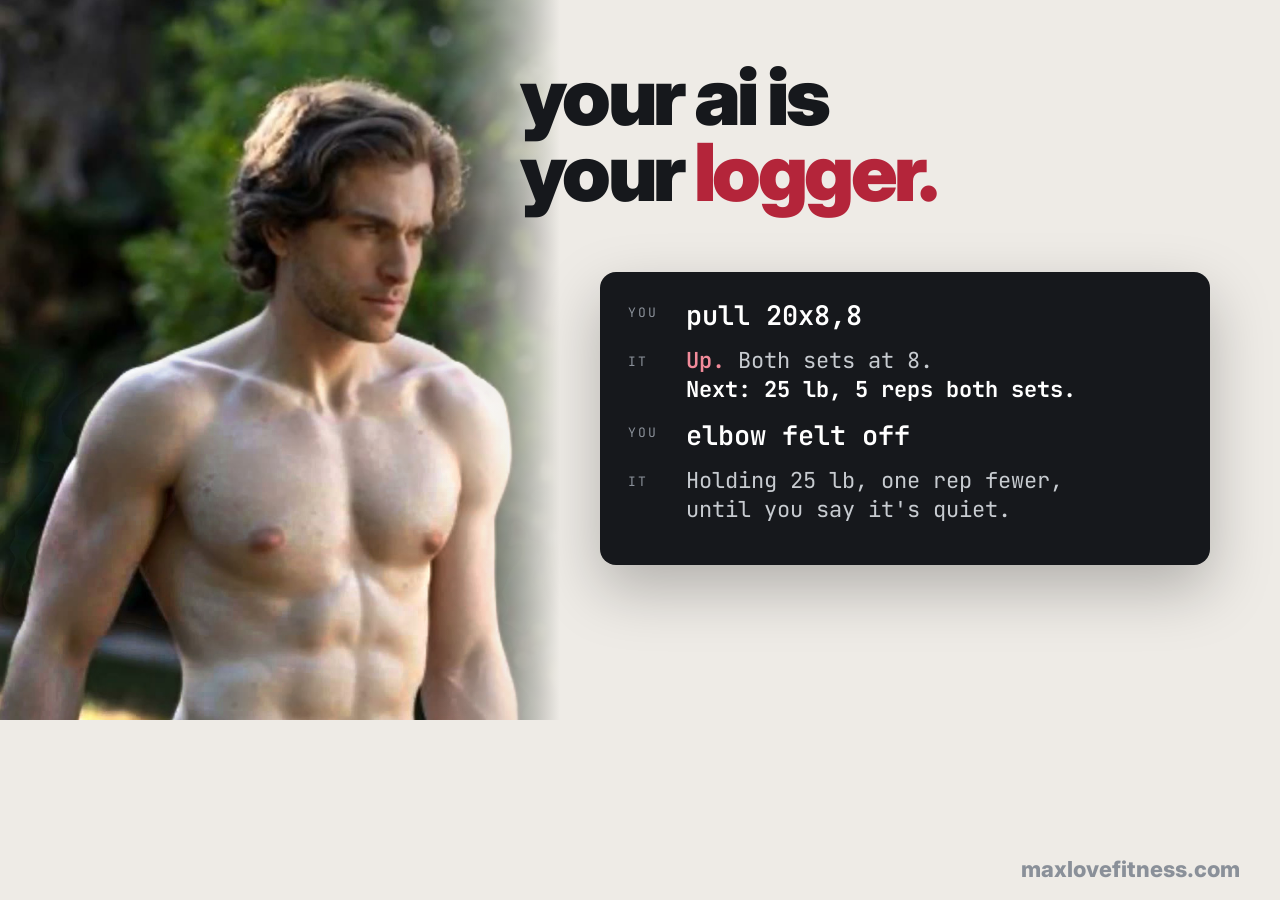
<file: thumbs/ai.html>
<!doctype html><html lang="en"><head><meta charset="utf-8"><meta name="robots" content="noindex,nofollow"><title>thumb</title>
<link rel="stylesheet" href="https://fonts.googleapis.com/css2?family=Inter:wght@600;700;800;900&family=JetBrains+Mono:wght@600&display=swap">
<style>
html,body{margin:0;width:1280px;height:720px;overflow:hidden;background:#EEEBE6;font-family:Inter,sans-serif}
.face{position:absolute;left:0;top:0;width:560px;height:720px;overflow:hidden}
.face img{width:100%;height:100%;object-fit:cover;object-position:50% 10%}
.face:after{content:"";position:absolute;inset:0;background:linear-gradient(90deg,transparent 78%,#EEEBE6 100%)}
.title{position:absolute;left:520px;top:58px;width:740px;font-size:80px;font-weight:900;letter-spacing:-.045em;line-height:.95;color:#16181C}
.title mark{background:none;color:#B4253A}
.chat{position:absolute;left:600px;top:272px;width:610px;background:#16181C;border-radius:16px;box-shadow:0 24px 60px rgba(0,0,0,.25);padding:26px 28px;box-sizing:border-box;color:#E8EAED;font-family:"JetBrains Mono",monospace}
.row{display:flex;gap:14px;margin-bottom:14px;align-items:flex-start}
.who{font-size:13px;letter-spacing:.16em;color:#8A9099;width:44px;padding-top:6px;flex:none}
.msg{font-size:27px;line-height:1.3;white-space:nowrap}
.me .msg{color:#fff;font-weight:600}
.it .msg{color:#C7CBD0;font-size:22px}
.it .msg b{color:#fff}
.it .msg .up{color:#F28B9A;font-weight:600}
.tag{position:absolute;right:40px;bottom:18px;font-size:22px;font-weight:800;color:#8A9099}
</style></head><body>
<div class="face"><img src="about-lean.jpg" alt=""></div>
<div class="title">your ai is<br>your <mark>logger.</mark></div>
<div class="chat">
<div class="row me"><div class="who">YOU</div><div class="msg">pull 20x8,8</div></div>
<div class="row it"><div class="who">IT</div><div class="msg"><span class="up">Up.</span> Both sets at 8.<br><b>Next: 25 lb, 5 reps both sets.</b></div></div>
<div class="row me"><div class="who">YOU</div><div class="msg">elbow felt off</div></div>
<div class="row it"><div class="who">IT</div><div class="msg">Holding 25 lb, one rep fewer,<br>until you say it's quiet.</div></div>
</div>
<div class="tag">maxlovefitness.com</div>
</body></html>
</file>
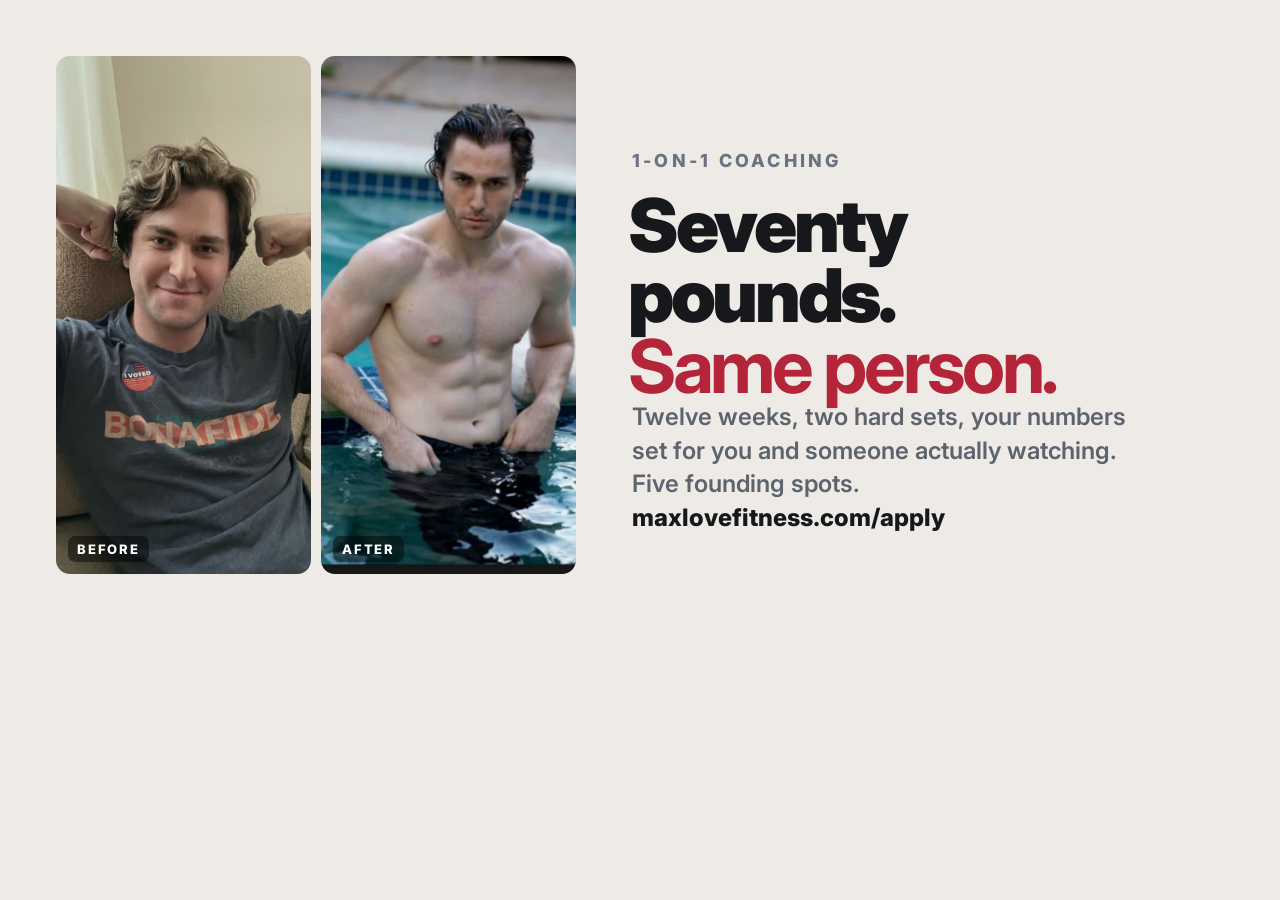
<file: thumbs/og-apply.html>
<!doctype html><html><head><meta charset="utf-8"><title>og</title>
<link rel="stylesheet" href="https://fonts.googleapis.com/css2?family=Inter:wght@600;800;900&display=swap">
<style>
html,body{margin:0;width:1200px;height:630px;overflow:hidden;background:#EEEBE6;font-family:Inter,sans-serif;color:#16181C}
.pair{position:absolute;left:56px;top:56px;display:grid;grid-template-columns:1fr 1fr;gap:10px;width:520px}
.pair figure{margin:0;position:relative}
.pair img{width:255px;height:518px;object-fit:cover;border-radius:14px;display:block}
.pair .b img{object-position:50% 35%;filter:saturate(.92) contrast(.97)} .pair .a img{object-position:50% 12%}
.pair figcaption{position:absolute;left:12px;bottom:12px;font-size:13px;font-weight:800;letter-spacing:.14em;text-transform:uppercase;color:#fff;background:rgba(0,0,0,.45);padding:5px 9px;border-radius:7px}
.k{position:absolute;left:632px;top:150px;font-size:18px;font-weight:800;letter-spacing:.18em;text-transform:uppercase;color:#6B7280}
.t{position:absolute;left:628px;top:190px;width:530px;font-size:74px;font-weight:900;letter-spacing:-.045em;line-height:.95}
.t b{color:#B4253A}
.s{position:absolute;left:632px;top:400px;width:520px;font-size:24px;font-weight:600;color:#5D646D;line-height:1.4}
.s b{color:#16181C;font-weight:800}
</style></head><body>
<div class="pair"><figure class="b"><img src="../before.jpg" alt=""><figcaption>before</figcaption></figure><figure class="a"><img src="../after.jpg" alt=""><figcaption>after</figcaption></figure></div>
<div class="k">1-on-1 coaching</div>
<div class="t">Seventy pounds.<br><b>Same person.</b></div>
<div class="s">Twelve weeks, two hard sets, your numbers set for you and someone actually watching. Five founding spots.<br><b>maxlovefitness.com/apply</b></div>
</body></html>
</file>
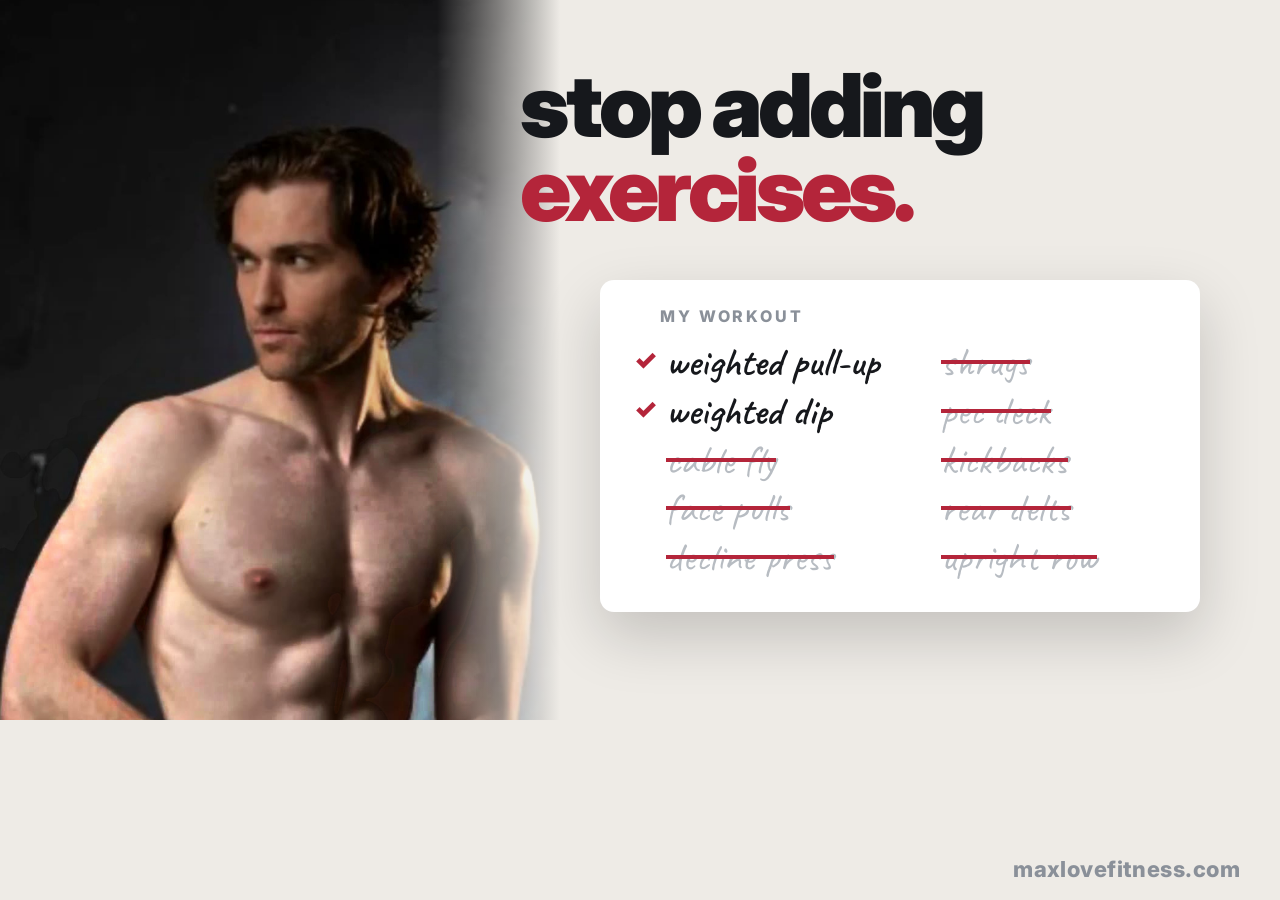
<file: thumbs/stop.html>
<!doctype html><html lang="en"><head><meta charset="utf-8"><meta name="robots" content="noindex,nofollow"><title>thumb</title>
<link rel="stylesheet" href="https://fonts.googleapis.com/css2?family=Inter:wght@700;800;900&family=Caveat:wght@600&display=swap">
<style>
html,body{margin:0;width:1280px;height:720px;overflow:hidden;background:#EEEBE6;font-family:Inter,sans-serif}
.face{position:absolute;left:0;top:0;width:560px;height:720px;overflow:hidden}
.face img{width:100%;height:100%;object-fit:cover;object-position:50% 12%}
.face:after{content:"";position:absolute;inset:0;background:linear-gradient(90deg,transparent 78%,#EEEBE6 100%)}
.title{position:absolute;left:520px;top:64px;width:720px;font-size:88px;font-weight:900;letter-spacing:-.045em;line-height:.95;color:#16181C}
.title mark{background:none;color:#B4253A}
.doc{position:absolute;left:600px;top:280px;width:600px;background:#fff;border-radius:14px;box-shadow:0 24px 60px rgba(0,0,0,.18);padding:26px 34px 30px 60px;box-sizing:border-box}
.doc h4{margin:0 0 12px;font-size:16px;letter-spacing:.18em;text-transform:uppercase;color:#8A9099;font-weight:800}
.doc ul{list-style:none;margin:0;padding:0;columns:2;column-gap:44px}
.doc li{font-family:Caveat,cursive;font-size:40px;line-height:1.22;white-space:nowrap;color:#16181C;position:relative;padding-left:6px}
.doc li.x{color:#B7BCC2;text-decoration:line-through;text-decoration-color:#B4253A;text-decoration-thickness:4px}
.doc li.keep{color:#16181C;font-weight:600}
.doc li.keep:before{content:"✓";position:absolute;left:-26px;color:#B4253A;font-family:Inter,sans-serif;font-weight:900;font-size:26px;top:6px}
.tag{position:absolute;right:40px;bottom:18px;font-size:22px;font-weight:800;letter-spacing:.02em;color:#8A9099}
</style></head><body>
<div class="face"><img src="hero-lean.jpg" alt=""></div>
<div class="title">stop adding<br><mark>exercises.</mark></div>
<div class="doc"><h4>my workout</h4><ul>
<li class="keep">weighted pull-up</li><li class="keep">weighted dip</li><li class="x">cable fly</li><li class="x">face pulls</li><li class="x">decline press</li><li class="x">shrugs</li><li class="x">pec deck</li><li class="x">kickbacks</li><li class="x">rear delts</li><li class="x">upright row</li>
</ul></div>
<div class="tag">maxlovefitness.com</div>
</body></html>
</file>
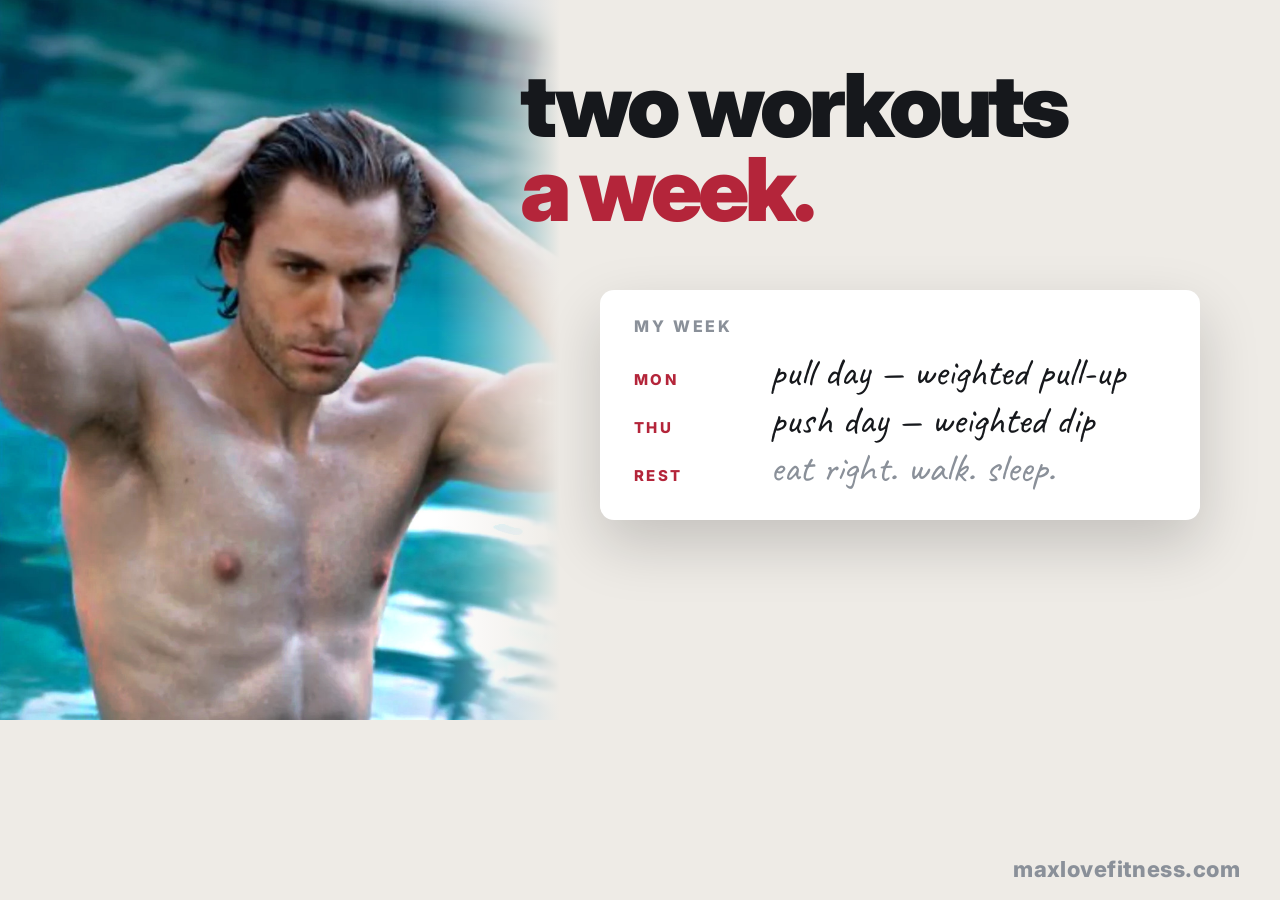
<file: thumbs/v1.html>
<!doctype html><html lang="en"><head><meta charset="utf-8"><meta name="robots" content="noindex,nofollow"><title>thumb</title>
<link rel="stylesheet" href="https://fonts.googleapis.com/css2?family=Inter:wght@700;800;900&family=Caveat:wght@600&display=swap">
<style>
html,body{margin:0;width:1280px;height:720px;overflow:hidden;background:#EEEBE6;font-family:Inter,sans-serif}
.face{position:absolute;left:0;top:0;width:560px;height:720px;overflow:hidden}
.face img{width:100%;height:100%;object-fit:cover;object-position:50% 42%}
.face:after{content:"";position:absolute;inset:0;background:linear-gradient(90deg,transparent 78%,#EEEBE6 100%)}
.title{position:absolute;left:520px;top:64px;width:740px;font-size:88px;font-weight:900;letter-spacing:-.045em;line-height:.95;color:#16181C}
.title mark{background:none;color:#B4253A}
.doc{position:absolute;left:600px;top:290px;width:600px;background:#fff;border-radius:14px;box-shadow:0 24px 60px rgba(0,0,0,.18);padding:26px 34px 28px 34px;box-sizing:border-box}
.doc h4{margin:0 0 12px;font-size:16px;letter-spacing:.18em;text-transform:uppercase;color:#8A9099;font-weight:800}
.doc ul{list-style:none;margin:0;padding:0}
.doc li{font-family:Caveat,cursive;font-size:40px;line-height:1.2;color:#16181C;display:grid;grid-template-columns:120px 1fr;column-gap:16px;align-items:baseline}
.doc li b{font-family:Inter,sans-serif;font-size:15px;font-weight:800;letter-spacing:.16em;text-transform:uppercase;color:#B4253A}
.doc li.rest span{color:#8A9099}
.tag{position:absolute;right:40px;bottom:18px;font-size:22px;font-weight:800;letter-spacing:.02em;color:#8A9099}
</style></head><body>
<div class="face"><img src="pool-lean.jpg" alt=""></div>
<div class="title">two workouts<br><mark>a week.</mark></div>
<div class="doc"><h4>my week</h4><ul>
<li><b>mon</b><span>pull day — weighted pull-up</span></li>
<li><b>thu</b><span>push day — weighted dip</span></li>
<li class="rest"><b>rest</b><span>eat right. walk. sleep.</span></li>
</ul></div>
<div class="tag">maxlovefitness.com</div>
</body></html>
</file>
<file: site.css>
:root{--paper:#FFFFFF;--ink:#16181C;--ink2:#41474E;--ink3:#6B7280;--rule:#E6E8EB;--wash:#F7F8F9;--red:#B4253A;--red-wash:#FDF2F3;--go:#1B7F4B;--go-wash:#F1F8F3;--term:#14161A}
*{box-sizing:border-box;margin:0;padding:0}
[hidden]{display:none!important}
html{color-scheme:light;scroll-behavior:smooth}
@view-transition{navigation:auto}
::view-transition-old(root),::view-transition-new(root){animation-duration:.28s}
body{background:var(--paper);color:var(--ink);font-family:Manrope,Inter,system-ui,-apple-system,sans-serif;line-height:1.5;-webkit-font-smoothing:antialiased}
a{color:var(--red)}
img{max-width:100%;display:block}
.wrap{max-width:1040px;margin:0 auto;padding:0 22px}
.narrow{max-width:680px;margin:0 auto;padding:0 20px}

/* header */
.hdr{position:sticky;top:0;z-index:50;background:rgba(255,255,255,.92);backdrop-filter:saturate(1.2) blur(10px);border-bottom:1px solid transparent;transition:border-color .2s}
.hdr.stuck{border-bottom-color:var(--rule)}
.hdr .wrap{display:grid;grid-template-columns:auto 1fr auto;align-items:center;gap:12px;height:60px}
.hdr .btn{padding:9px 14px;font-size:14px;border-radius:8px}
.brand{font-weight:800;letter-spacing:-.02em;text-decoration:none;color:var(--ink);font-size:16px;white-space:nowrap}
.brand span{color:var(--red)}
.nav{display:flex;gap:4px;align-items:center;overflow-x:auto;scrollbar-width:none}
.nav::-webkit-scrollbar{display:none}
.nav a{font-size:14px;font-weight:600;color:var(--ink2);text-decoration:none;padding:8px 10px;border-radius:8px;white-space:nowrap}
.nav a:hover{color:var(--ink);background:var(--wash)}
.nav a.on{color:var(--ink)}
.nav a.cta{background:var(--ink);color:#fff;margin-left:6px}
.nav a.cta:hover{background:#000}
@media (max-width:640px){
.hdr .wrap{grid-template-columns:1fr auto;grid-template-areas:"brand btn" "nav nav";height:auto;row-gap:0;column-gap:12px}
.brand{grid-area:brand;line-height:52px}
.hdr .btn{grid-area:btn;align-self:center}
.nav{grid-area:nav;margin:0 -22px;padding:0 16px 8px;gap:2px}
.nav a{padding:7px 8px;font-size:13.5px}
}

/* ranges: a thumb you can actually grab */
input[type=range]{-webkit-appearance:none;appearance:none;height:32px;background:transparent;margin:0}
input[type=range]::-webkit-slider-runnable-track{height:6px;border-radius:99px;background:linear-gradient(90deg,var(--red) 0,var(--red) var(--fill,0%),var(--rule) var(--fill,0%))}
input[type=range]::-moz-range-track{height:6px;border-radius:99px;background:var(--rule)}
input[type=range]::-moz-range-progress{height:6px;border-radius:99px;background:var(--red)}
input[type=range]::-webkit-slider-thumb{-webkit-appearance:none;width:26px;height:26px;margin-top:-10px;border-radius:50%;background:#fff;border:2px solid var(--red);box-shadow:0 4px 14px rgba(24,24,27,.22);cursor:grab}
input[type=range]::-moz-range-thumb{width:24px;height:24px;border-radius:50%;background:#fff;border:2px solid var(--red);box-shadow:0 4px 14px rgba(24,24,27,.22);cursor:grab}
input[type=range]:focus-visible{outline:2px solid var(--red);outline-offset:4px;border-radius:99px}
button,a,input,label{-webkit-tap-highlight-color:transparent}
@media (max-width:820px){input[type=text],input[type=email],input[type=number],input[type=tel],textarea,select{font-size:16px!important}}
/* phone: header slides its nav row away on the way down, back on the way up */
@media (max-width:640px){.nav{transition:max-height .28s cubic-bezier(.2,.7,.2,1),opacity .2s,padding .28s;max-height:44px;overflow:hidden}.hdr.tuck .nav{max-height:0;opacity:0;padding-top:0;padding-bottom:0}}
/* long pages: side rail built from the page's own contents list */
.rail{position:fixed;left:max(16px,calc((100vw - 680px)/2 - 230px));top:120px;width:190px;display:none;z-index:40}
.rail a{display:block;font-size:12.5px;font-weight:600;color:var(--ink3);text-decoration:none;padding:5px 0 5px 12px;border-left:2px solid var(--rule);transition:.2s;line-height:1.3}
.rail a:hover{color:var(--ink)}
.rail a.on{color:var(--red);border-left-color:var(--red)}
@media (min-width:1180px){.rail{display:block}}
/* inner pages: section headings assemble word by word */
h2.split .sw{display:inline-block;overflow:hidden;vertical-align:bottom;padding-bottom:.08em;margin-bottom:-.08em}
h2.split .sw i{display:inline-block;font-style:normal;transform:translateY(110%) rotate(2deg);transition:transform .6s cubic-bezier(.2,.7,.2,1)}
h2.split.in .sw i{transform:none}
@media (prefers-reduced-motion:reduce){h2.split .sw i{transform:none}}
.skip{position:absolute;left:-9999px;top:8px;z-index:100;background:var(--ink);color:#fff;padding:10px 14px;border-radius:8px;font-weight:700;text-decoration:none}
.skip:focus{left:12px}
@media (max-width:820px){.k,.eyebrow{font-size:10.5px}}
/* buttons */
.btn{display:inline-block;font-family:Manrope,Inter,sans-serif;font-size:15px;font-weight:600;border-radius:9px;padding:13px 18px;cursor:pointer;border:1px solid transparent;text-decoration:none;transition:.14s;text-align:center}
.btn.solid{background:var(--red);color:#fff}
.btn.solid:hover{background:#9C1F32}
.btn.dark{background:var(--ink);color:#fff}
.btn.dark:hover{background:#000}
.btn.ghost{background:transparent;color:var(--ink2);border-color:var(--rule)}
.btn.ghost:hover{border-color:var(--ink3);color:var(--ink)}
.btn:focus-visible{outline:2px solid var(--red);outline-offset:2px}

/* type */
.eyebrow{font-family:"JetBrains Mono",ui-monospace,monospace;font-size:10.5px;letter-spacing:.16em;text-transform:uppercase;color:var(--ink3)}
h1.hero{font-family:"Fraunces",Georgia,serif;font-weight:600;font-size:clamp(38px,7vw,72px);letter-spacing:-.03em;line-height:.98;text-wrap:balance;font-variation-settings:"opsz" 144}
h1.hero .w{display:inline-block;opacity:0;transform:translateY(22px) rotate(1deg);filter:blur(3px);transition:opacity .6s cubic-bezier(.2,.7,.2,1),transform .6s cubic-bezier(.2,.7,.2,1),filter .6s}
h1.hero.in .w{opacity:1;transform:none;filter:none}
@media (prefers-reduced-motion:reduce){h1.hero .w{opacity:1;transform:none;filter:none;transition:none}}
h2.sec{font-family:"Fraunces",Georgia,serif;font-weight:600;font-size:clamp(28px,4.2vw,42px);letter-spacing:-.02em;line-height:1.08;text-wrap:balance;margin-bottom:12px}
.lede{font-size:18px;color:var(--ink2);max-width:54ch}
.note{font-family:"EB Garamond",Georgia,serif;font-style:italic;color:var(--ink3);font-size:15.5px}
section.band{padding:72px 0}
section.band.wash{background:var(--wash)}
section.band.dark{background:var(--term);color:#fff}
section.band.dark .eyebrow{color:#9aa0a6}
section.band.dark .lede{color:#C7CBD0}

/* reveal */
html.js .rv{opacity:0;transform:translateY(18px);transition:opacity .6s cubic-bezier(.2,.7,.2,1),transform .6s cubic-bezier(.2,.7,.2,1)}
html.js .rv.in{opacity:1;transform:none}
html.js .rv.d1{transition-delay:.08s}html.js .rv.d2{transition-delay:.16s}html.js .rv.d3{transition-delay:.24s}
@media (prefers-reduced-motion:reduce){html.js .rv{opacity:1;transform:none;transition:none}}

/* cards + grids */
.grid3{display:grid;grid-template-columns:repeat(3,1fr);gap:18px}
.grid2{display:grid;grid-template-columns:1fr 1fr;gap:22px;align-items:center}
.grid4{display:grid;grid-template-columns:repeat(4,1fr);gap:14px}
.card{border:1px solid var(--rule);border-radius:14px;padding:22px;background:#fff}
.card .k{font-family:"JetBrains Mono",monospace;font-size:10px;letter-spacing:.14em;text-transform:uppercase;color:var(--red);margin-bottom:8px}
.card h3{font-size:19px;letter-spacing:-.015em;margin-bottom:8px}
.card p{font-size:15px;color:var(--ink2)}
a.tile{display:block;border:1px solid var(--rule);border-radius:14px;padding:20px;text-decoration:none;color:var(--ink);background:#fff;transition:.16s}
a.tile:hover{border-color:var(--ink);transform:translateY(-2px)}
a.tile .k{font-family:"JetBrains Mono",monospace;font-size:10px;letter-spacing:.14em;text-transform:uppercase;color:var(--ink3);margin-bottom:8px}
a.tile b{display:block;font-size:17px;letter-spacing:-.012em;margin-bottom:6px}
a.tile span{font-size:14px;color:var(--ink2)}
.stats{display:grid;grid-template-columns:repeat(4,1fr);gap:14px;border-top:2px solid var(--ink);padding-top:16px}
.stats .k{font-family:"JetBrains Mono",monospace;font-size:9.5px;letter-spacing:.14em;text-transform:uppercase;color:var(--ink3)}
.stats .v{font-size:clamp(26px,3.6vw,40px);font-weight:800;letter-spacing:-.03em;font-variant-numeric:tabular-nums;line-height:1.1;margin-top:3px}
.stats .v small{font-size:13px;font-weight:600;color:var(--ink3);letter-spacing:0}
.photo{border-radius:16px;overflow:hidden;background:var(--wash)}
.photo img{width:100%;height:100%;object-fit:cover}
figure.cap figcaption{font-family:"EB Garamond",Georgia,serif;font-style:italic;color:var(--ink3);font-size:14.5px;margin-top:8px}

/* subscribe */
.sub{border-top:1px solid var(--rule);background:var(--wash);padding:44px 0}
.sub .wrap{display:grid;grid-template-columns:1.1fr .9fr;gap:24px;align-items:center}
.sub h3{font-size:22px;letter-spacing:-.02em;margin-bottom:6px}
.sub p{color:var(--ink2);font-size:15px;max-width:52ch}
.sub form{display:flex;gap:8px}
.sub input[type=email]{flex:1;font-family:Inter,sans-serif;font-size:15px;padding:12px 14px;border:1px solid var(--rule);border-radius:9px;background:#fff;color:var(--ink);min-width:0}
.sub input[type=email]:focus{outline:2px solid var(--red);outline-offset:1px}
.sub .fine{font-size:12.5px;color:var(--ink3);margin-top:8px}
.sub .honey{position:absolute;left:-9999px;opacity:0}
.sub .ok{border-left:3px solid var(--go);background:var(--go-wash);padding:12px 14px;border-radius:0 8px 8px 0;font-size:15px}
@media (max-width:820px){.sub .wrap{grid-template-columns:1fr}}
/* footer */
footer{border-top:1px solid var(--rule);padding:40px 0 60px;color:var(--ink3);font-size:14px}
footer .wrap{display:grid;grid-template-columns:1fr auto;gap:20px;align-items:start}
footer a{color:var(--ink2);text-decoration:none;margin-right:16px}
footer a:hover{color:var(--ink)}
footer .fine{margin-top:10px;font-size:12.5px;max-width:60ch}

@media (max-width:820px){.grid3,.grid4{grid-template-columns:1fr 1fr}.grid2{grid-template-columns:1fr}.stats{grid-template-columns:1fr 1fr}section.band{padding:52px 0}footer .wrap{grid-template-columns:1fr}}
@media (max-width:520px){.grid3,.grid4{grid-template-columns:1fr}}
</file>
